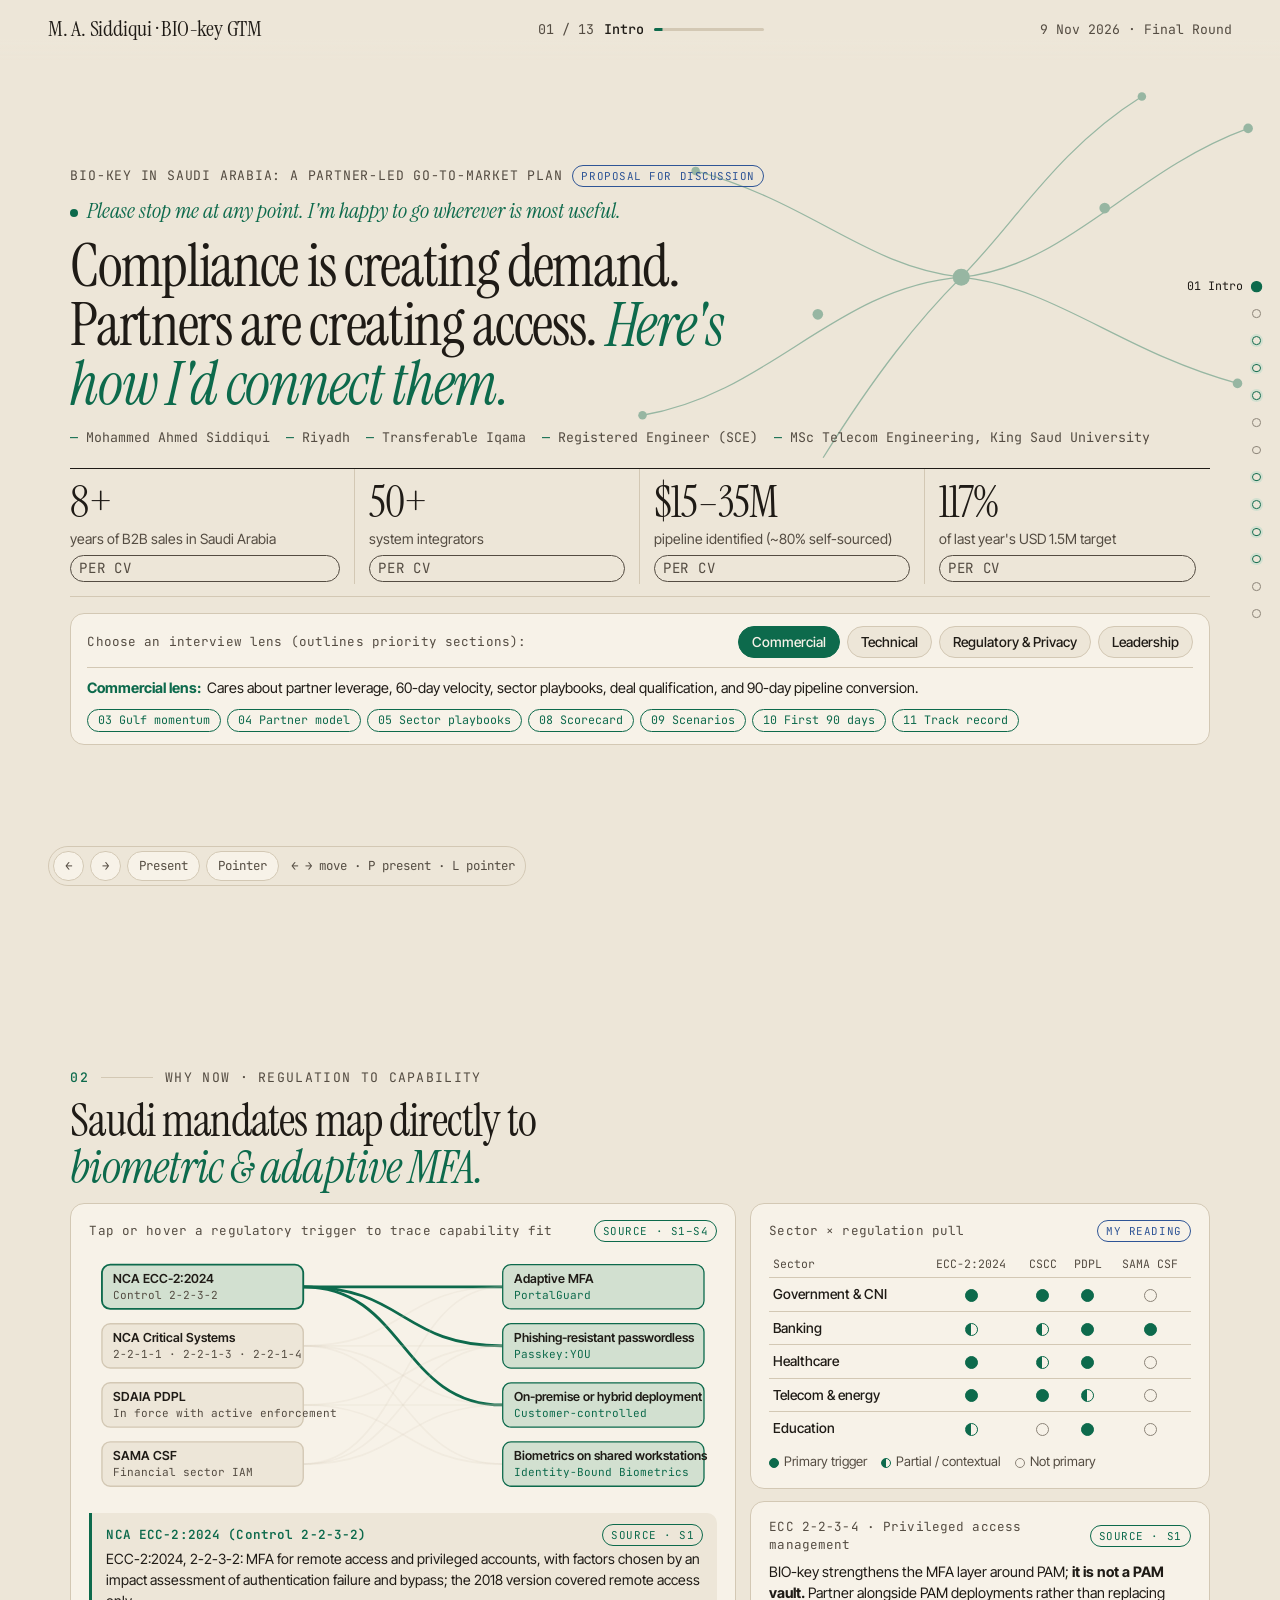
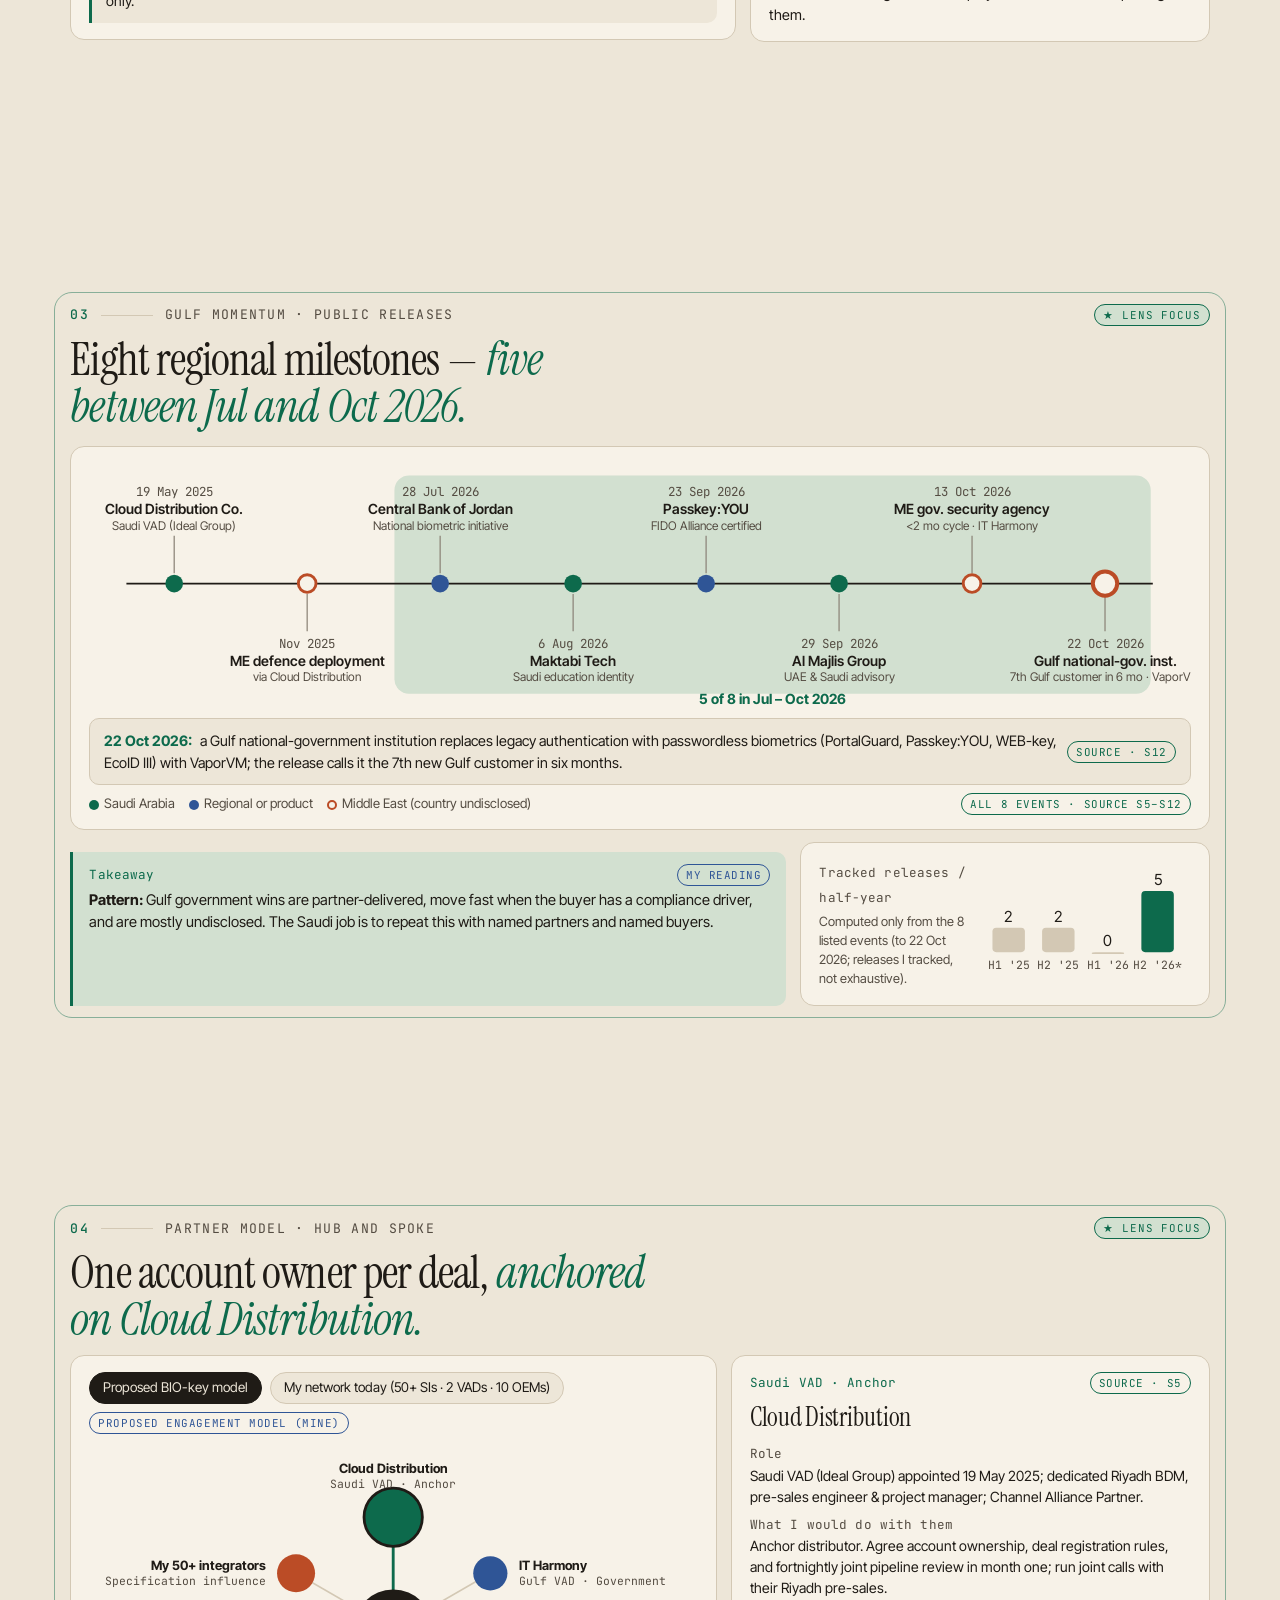
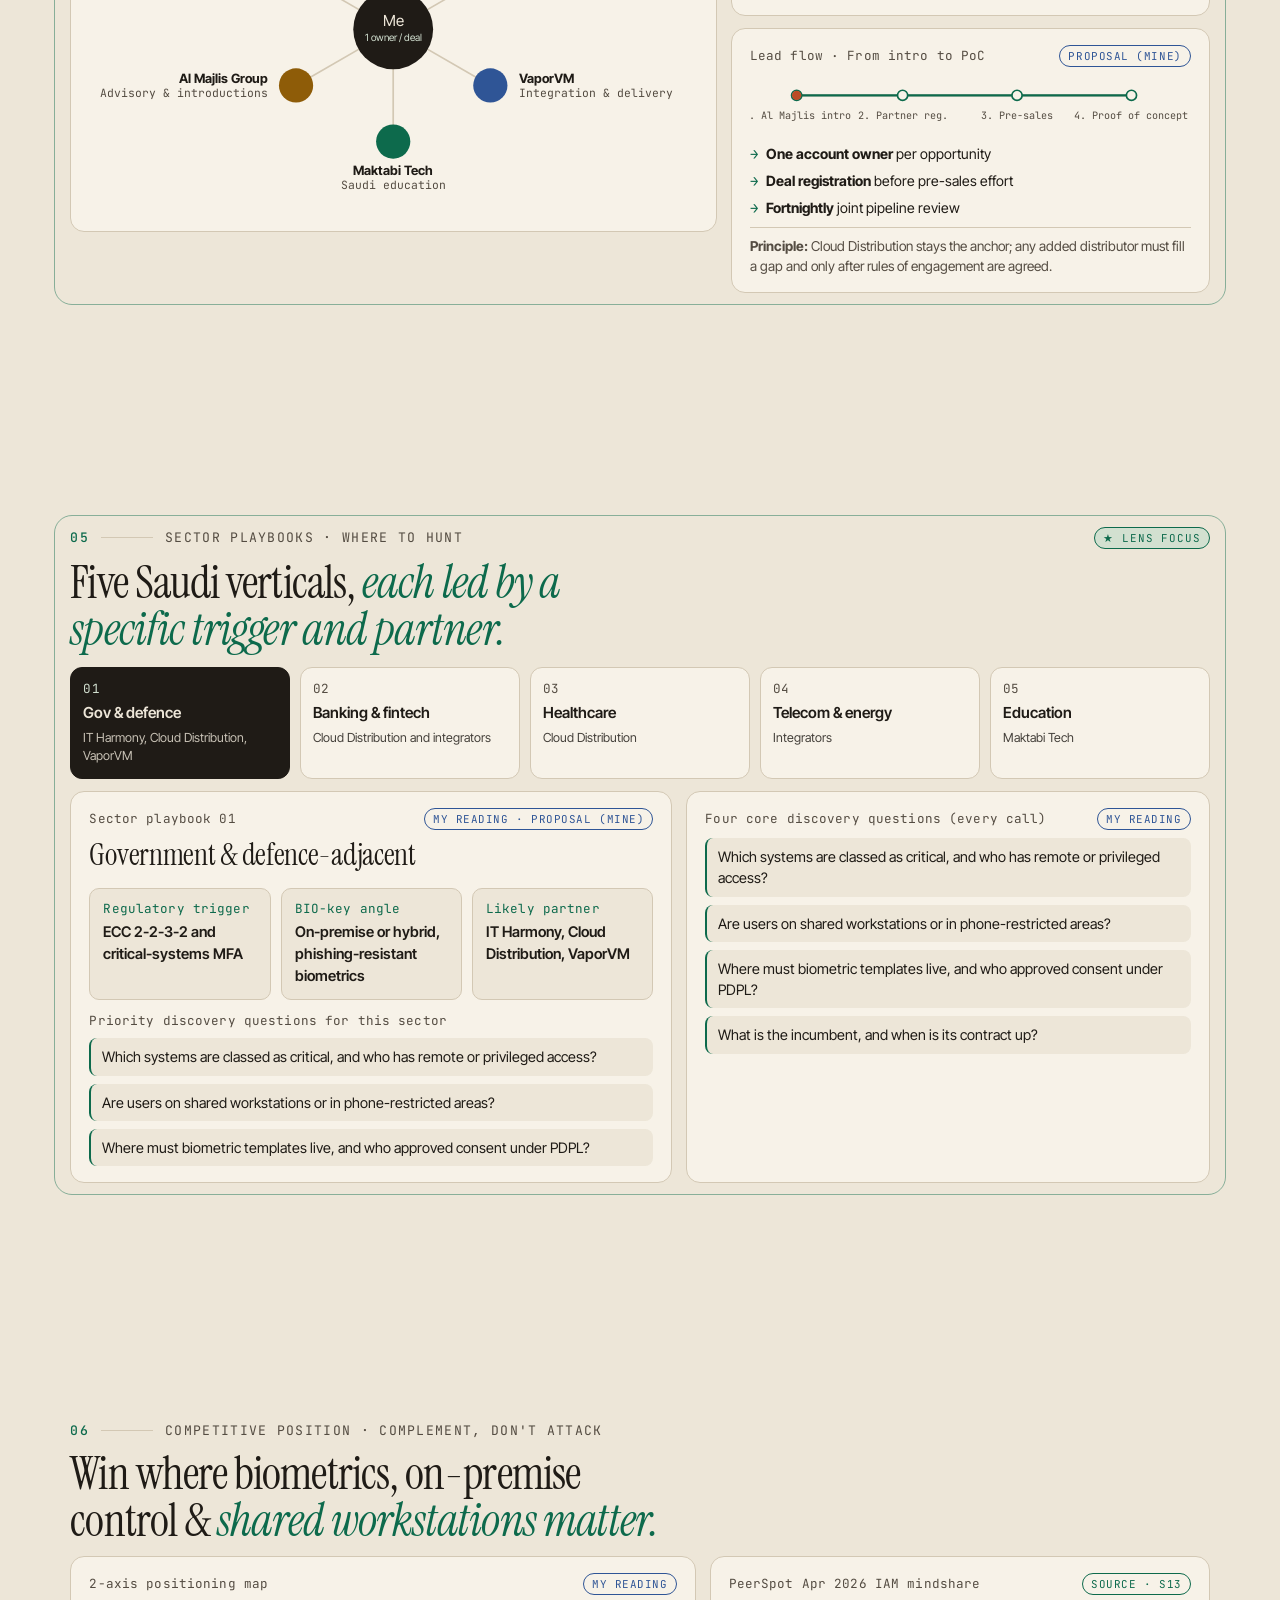
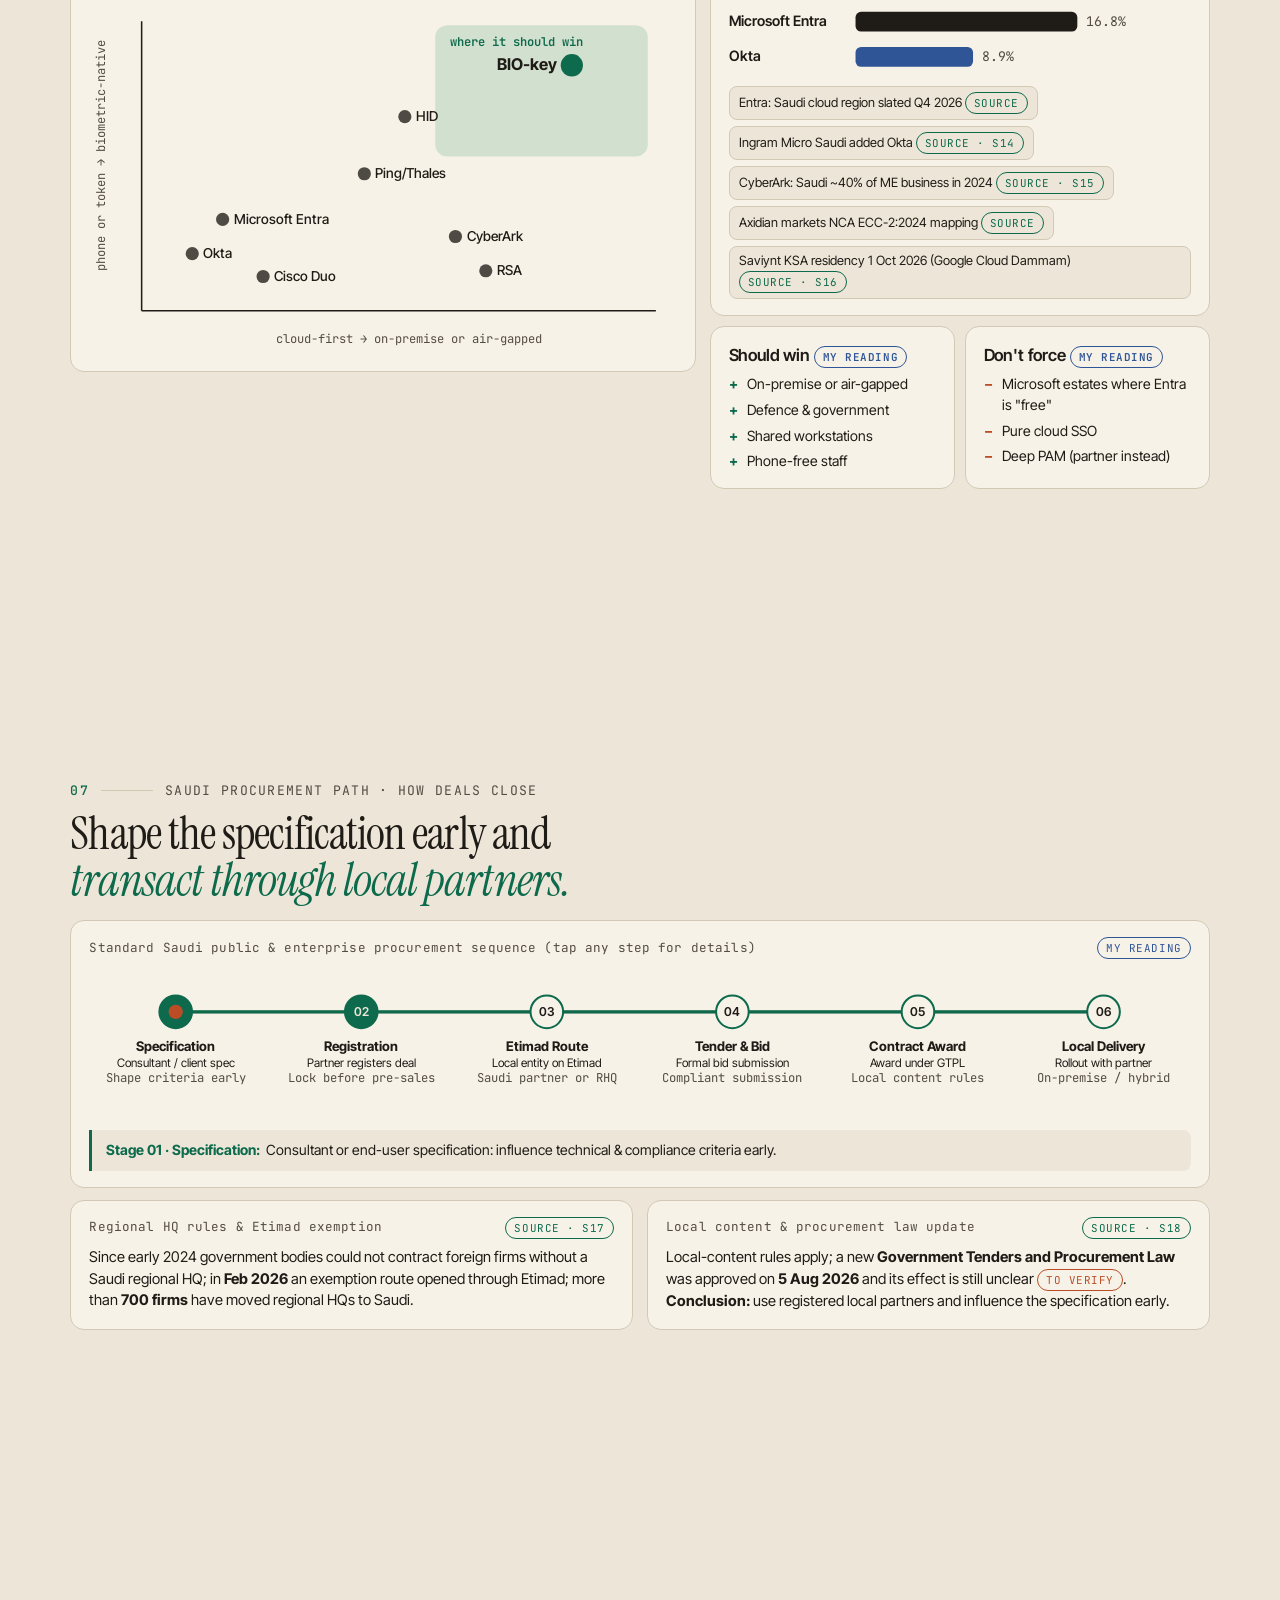
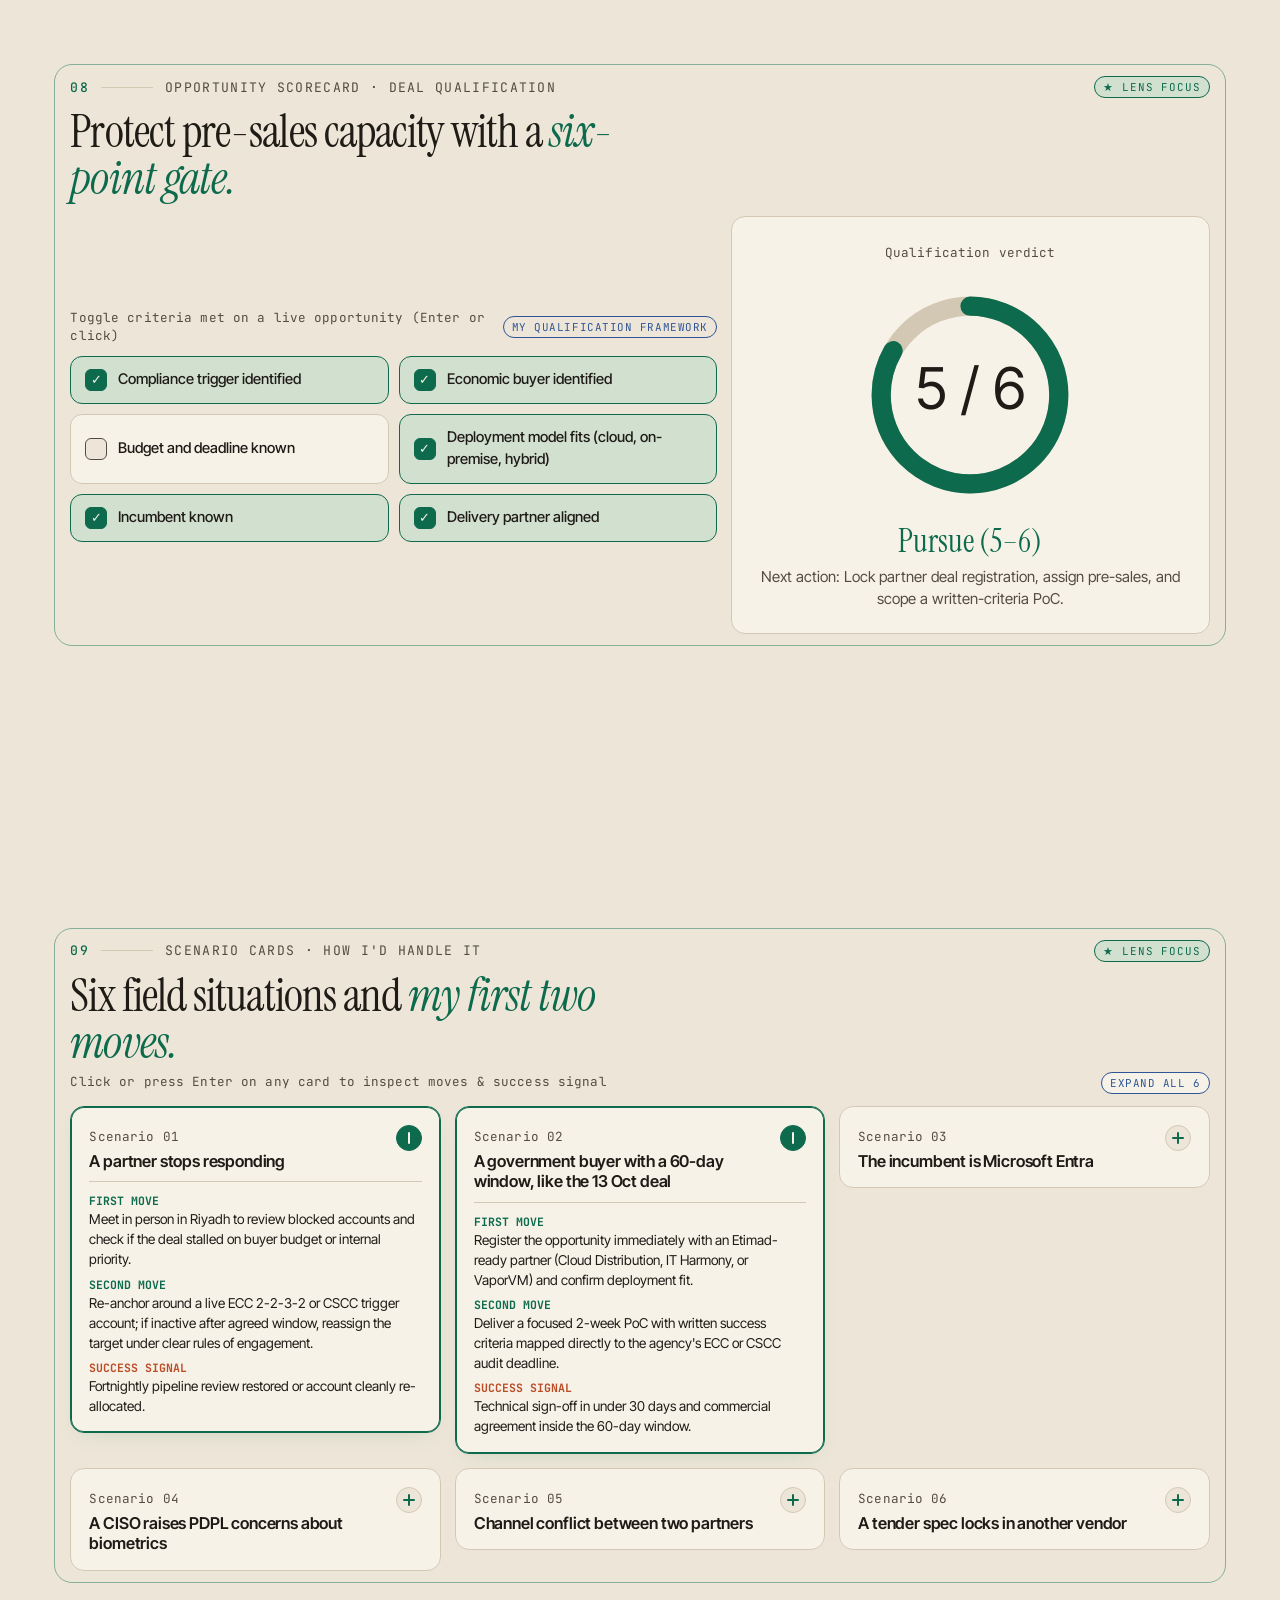
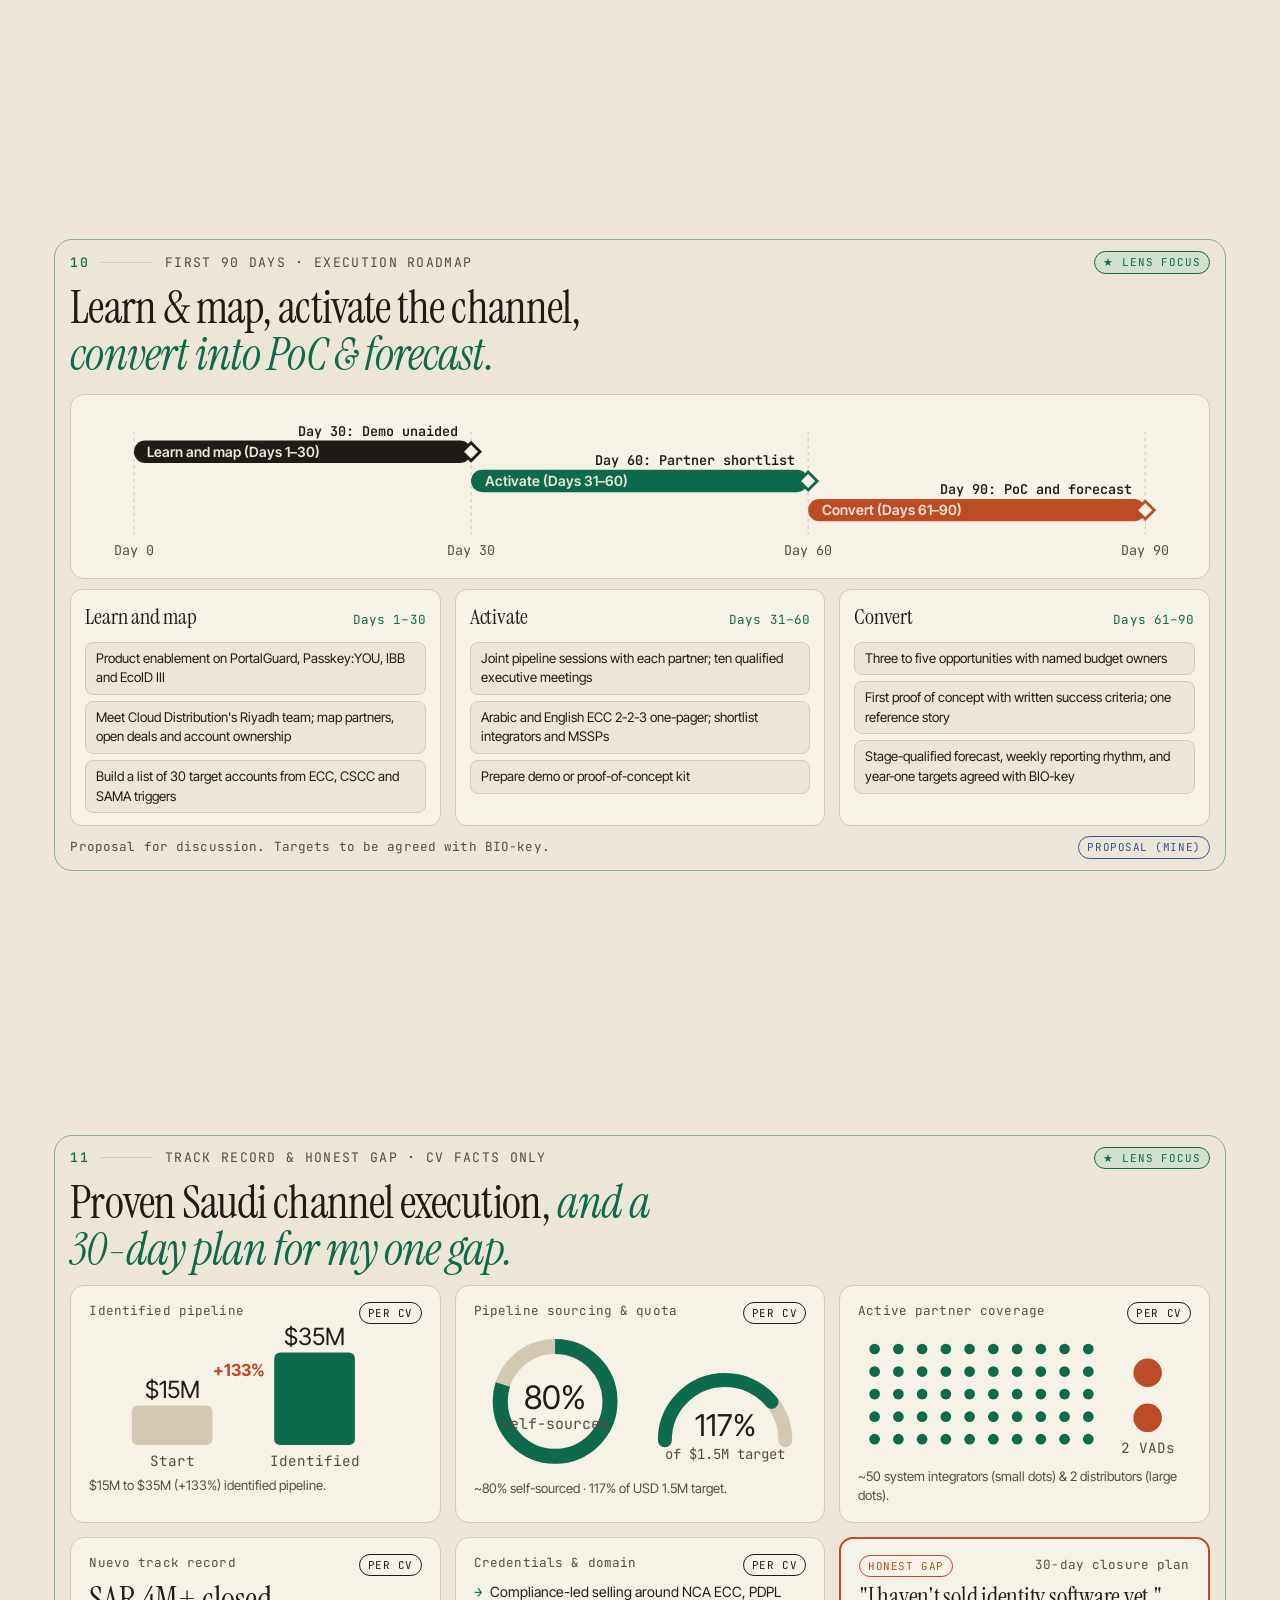
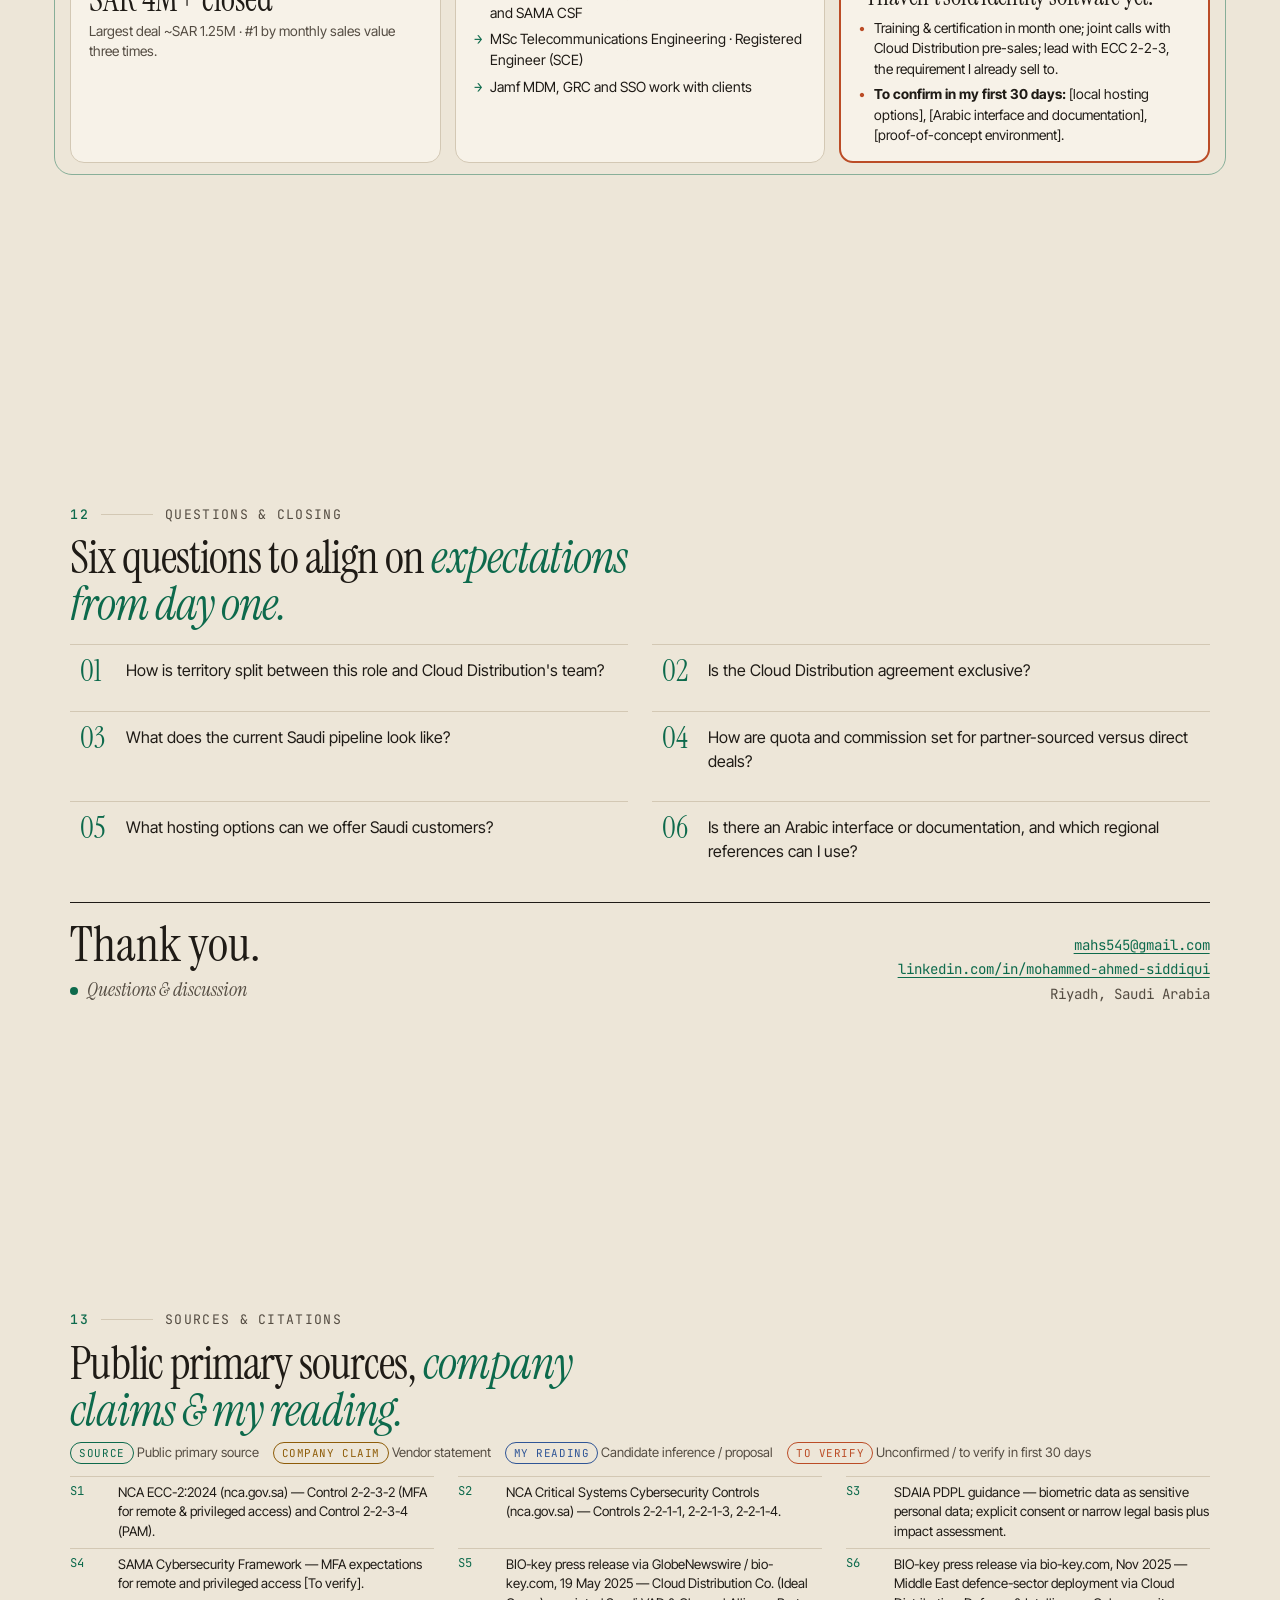
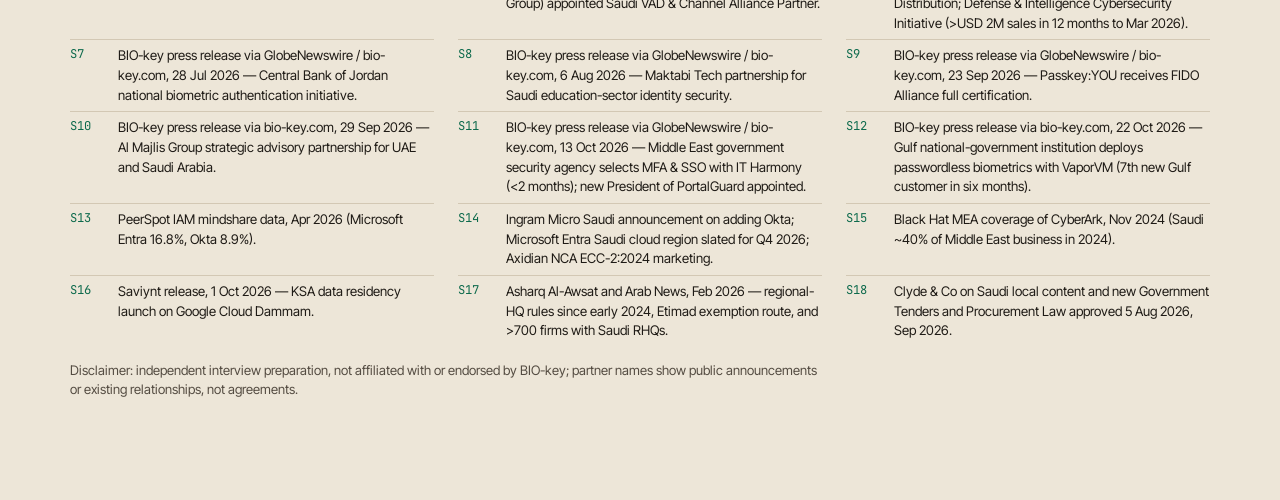
<file: bio-key-03/index.html>
<!doctype html>
<html lang="en">
<head>
<meta charset="utf-8">
<meta name="viewport" content="width=device-width,initial-scale=1">
<meta name="robots" content="noindex, nofollow">
<title>BIO-key in Saudi Arabia: A Partner-Led Go-to-Market Plan · Mohammed Ahmed Siddiqui</title>
<link rel="preconnect" href="https://fonts.googleapis.com">
<link rel="preconnect" href="https://fonts.gstatic.com" crossorigin>
<link href="https://fonts.googleapis.com/css2?family=Instrument+Serif:ital@0;1&family=Inter+Tight:wght@400;500;600;700&family=JetBrains+Mono:wght@400;500&display=swap" rel="stylesheet">
<style>
:root{
 --paper:#EDE6D8;--card:#F7F2E8;--ink:#1F1B16;--mut:#544C42;--faint:#8C8478;--rule:#D3C8B4;
 --acc:#0D6A4C;--acc-soft:#D2E0D0;--hot:#BB4C26;--hot-soft:#F1DACB;--blue:#2F5596;--amber:#8E5C08;--bar:#4A443B;
 --serif:"Instrument Serif",Georgia,"Times New Roman",serif;
 --sans:"Inter Tight",-apple-system,BlinkMacSystemFont,"Segoe UI",Roboto,Arial,sans-serif;
 --mono:"JetBrains Mono",ui-monospace,Menlo,Consolas,monospace;
 --ease:cubic-bezier(.16,1,.3,1);
}
*{box-sizing:border-box;margin:0;padding:0}
html{background:var(--paper);scroll-behavior:smooth;scroll-snap-type:y proximity}
body{font-family:var(--sans);font-size:17px;line-height:1.48;color:var(--ink);background:var(--paper);-webkit-font-smoothing:antialiased;overflow-x:hidden}
a{color:var(--acc);text-underline-offset:3px}
button{font:inherit;color:inherit}
:focus-visible{outline:2px solid var(--hot);outline-offset:3px;border-radius:6px}
::selection{background:var(--acc-soft)}

/* chrome */
.topbar{position:fixed;top:0;left:0;right:0;z-index:30;display:flex;align-items:center;justify-content:space-between;padding:14px clamp(18px,4vw,48px);background:linear-gradient(var(--paper) 65%,rgba(237,230,216,0));pointer-events:none}
.topbar>*{pointer-events:auto}
.brand{font-family:var(--serif);font-size:1.35rem;letter-spacing:-.01em}
.where{font-family:var(--mono);font-size:.84rem;color:var(--mut);display:flex;gap:10px;align-items:center}
.where b{color:var(--ink);font-weight:500}
.where .pbar{display:inline-block;width:110px;height:3px;background:var(--rule);position:relative;overflow:hidden;border-radius:2px}
.where .pbar i{position:absolute;left:0;top:0;bottom:0;width:100%;background:var(--acc);transform-origin:left;transform:scaleX(0);transition:transform .7s var(--ease)}
.for{font-family:var(--mono);font-size:.82rem;color:var(--mut)}
@media(max-width:760px){.for,.where .pbar{display:none}}

.rail{position:fixed;right:clamp(10px,1.5vw,20px);top:50%;transform:translateY(-50%);z-index:30;display:flex;flex-direction:column;gap:5px}
.rail button{display:flex;align-items:center;justify-content:flex-end;gap:9px;background:none;border:0;cursor:pointer;padding:2.5px 0}
.rail span{font-family:var(--mono);font-size:.73rem;color:var(--mut);opacity:0;transform:translateX(6px);transition:opacity .35s var(--ease),transform .35s var(--ease);white-space:nowrap}
.rail i{width:8.5px;height:8.5px;border-radius:50%;border:1.5px solid var(--faint);transition:all .35s var(--ease)}
.rail button:hover span,.rail button[aria-current=true] span{opacity:1;transform:none}
.rail button[aria-current=true] i{background:var(--acc);border-color:var(--acc);transform:scale(1.25)}
.rail button[aria-current=true] span{color:var(--ink)}
.rail button.lens-match i{border-color:var(--acc);box-shadow:0 0 0 2px var(--acc-soft)}
@media(max-width:900px){.rail{display:none}}

.ctrl{position:fixed;left:clamp(18px,4vw,48px);bottom:14px;z-index:30;display:flex;gap:6px;align-items:center;font-family:var(--mono);font-size:.78rem;color:var(--mut);background:rgba(237,230,216,.92);backdrop-filter:blur(4px);padding:4px 10px 4px 4px;border-radius:99px;border:1px solid var(--rule)}
.ctrl button{background:var(--card);border:1px solid var(--rule);border-radius:99px;padding:5px 11px;cursor:pointer;transition:transform .3s var(--ease),border-color .2s,background-color .2s,color .2s}
.ctrl button:hover{border-color:var(--ink);transform:translateY(-2px)}
.ctrl button[aria-pressed=true]{background:var(--hot);color:var(--card);border-color:var(--hot)}
.ctrl .pdots{display:none;gap:5px;align-items:center;margin:0 6px}
.ctrl .pdots button{width:8px;height:8px;padding:0;border-radius:50%;background:var(--rule);border:0}
.ctrl .pdots button[aria-current=true]{background:var(--acc);transform:scale(1.3)}
.ctrl .k{margin-left:6px}
@media(max-width:760px){.ctrl .k,.ctrl .opt-l{display:none}}

/* Present mode */
body.present{overflow:hidden}
body.present html{scroll-snap-type:none}
body.present main>section{display:none;height:100vh!important;min-height:100vh!important;overflow:hidden!important;padding:72px clamp(24px,5vw,92px) 64px!important}
body.present main>section.p-active{display:flex}
body.present .ctrl .pdots{display:inline-flex}

#laser{position:fixed;left:0;top:0;width:22px;height:22px;margin:-11px 0 0 -11px;border-radius:50%;background:rgba(187,76,38,.92);box-shadow:0 0 0 6px rgba(187,76,38,.2),0 0 24px rgba(187,76,38,.55);pointer-events:none;z-index:50;display:none;will-change:transform}
body.laser #laser{display:block}
body.laser{cursor:none}
.ripple{position:fixed;width:16px;height:16px;margin:-8px 0 0 -8px;border:2px solid var(--hot);border-radius:50%;pointer-events:none;z-index:49;animation:rip .7s var(--ease) forwards}
@keyframes rip{to{transform:scale(5);opacity:0}}

/* layout */
section{min-height:100vh;scroll-snap-align:start;display:flex;align-items:center;padding:86px clamp(18px,5.5vw,92px) 74px;position:relative;transition:box-shadow .4s var(--ease)}
.wrap{width:100%;max-width:1240px;margin:0 auto;transform-origin:center top;position:relative}
@media(min-width:900px) and (min-height:600px){
 html{scroll-snap-type:y mandatory}
 section{height:100vh;min-height:0;overflow:hidden;padding:68px clamp(42px,5.5vw,100px) 58px}
}
section.lens-hit .sh::after{content:"★ LENS FOCUS";font-family:var(--mono);font-size:.68rem;letter-spacing:.08em;color:var(--acc);background:var(--acc-soft);border:1px solid var(--acc);padding:2px 8px;border-radius:99px;margin-left:auto}
section.lens-hit .wrap::before{content:"";position:absolute;inset:-12px -16px;border:1.5px solid var(--acc);border-radius:18px;pointer-events:none;opacity:.45}

.sh{display:flex;align-items:center;gap:12px;font-family:var(--mono);font-size:.82rem;color:var(--mut);margin-bottom:10px;text-transform:uppercase;letter-spacing:.1em;flex-wrap:wrap}
.sh .no{color:var(--acc);font-weight:500}
.sh .ln{flex:0 0 52px;height:1px;background:var(--rule);transform-origin:left}
h1{font-family:var(--serif);font-weight:400;font-size:clamp(2.4rem,4.7vw,4.5rem);line-height:.98;letter-spacing:-.022em;max-width:24ch}
h2{font-family:var(--serif);font-weight:400;font-size:clamp(2rem,3.6vw,3.2rem);line-height:1.02;letter-spacing:-.02em;max-width:28ch}
h2 em,h1 em{font-style:italic;color:var(--acc)}
h3{font-size:1.04rem;font-weight:600;letter-spacing:-.01em}
.lede{font-size:clamp(.96rem,1.2vw,1.08rem);color:var(--mut);max-width:64ch;margin-top:6px}
.card{background:var(--card);border:1px solid var(--rule);border-radius:14px;padding:16px 18px}
.mono{font-family:var(--mono);font-size:.79rem;color:var(--mut);letter-spacing:.01em}
.tag{display:inline-block;font-family:var(--mono);font-size:.68rem;letter-spacing:.05em;text-transform:uppercase;padding:2px 8px;border-radius:99px;border:1px solid currentColor;white-space:nowrap;vertical-align:middle}
.t-source{color:var(--acc)}.t-claim{color:var(--amber)}.t-inference{color:var(--blue)}.t-verify{color:var(--hot)}.t-cv{color:var(--ink)}
.grid{display:grid;gap:14px}
.mt{margin-top:16px}
svg{display:block;width:100%;height:auto;overflow:visible}
svg text{font-family:var(--sans);fill:var(--ink)}
svg .m{font-family:var(--mono);fill:var(--mut);font-size:12px}
.svg-scroll{width:100%;overflow-x:auto;-webkit-overflow-scrolling:touch}
@media(max-width:760px){
 .svg-scroll svg{min-width:680px}
 .svg-scroll.wide svg{min-width:820px}
}

/* motion */
.r{opacity:0;transform:translateY(20px);transition:opacity .8s var(--ease),transform 1s var(--ease);transition-delay:calc(var(--d,0) * 70ms)}
.in .r{opacity:1;transform:none}
.in .sh .ln{animation:ln 1s var(--ease) both}
@keyframes ln{from{transform:scaleX(0)}}
.gx{transform:scaleX(0);transform-box:fill-box;transform-origin:left center;transition:transform 1.1s var(--ease);transition-delay:calc(var(--d,0) * 70ms + 220ms)}
.gy{transform:scaleY(0);transform-box:fill-box;transform-origin:center bottom;transition:transform 1.2s var(--ease);transition-delay:calc(var(--d,0) * 110ms + 220ms)}
.in .gx,.in .gy{transform:none}
.pop{opacity:0;transform:scale(.3);transform-box:fill-box;transform-origin:center;transition:opacity .5s ease,transform .8s var(--ease);transition-delay:calc(var(--d,0) * 55ms + 180ms)}
.in .pop{opacity:1;transform:none}
.drw{stroke-dasharray:100;stroke-dashoffset:100;transition:stroke-dashoffset 1.5s var(--ease);transition-delay:calc(var(--d,0) * 55ms + 140ms)}
.in .drw{stroke-dashoffset:var(--to,0)}
.swap{animation:sw .45s var(--ease)}
@keyframes sw{from{opacity:0;transform:translateY(6px)}}
.lift{transition:transform .4s var(--ease),box-shadow .4s var(--ease),border-color .25s}
.lift:hover{transform:translateY(-3px);box-shadow:0 16px 32px -24px rgba(31,27,22,.38)}

/* Single pulsing dot class + travelling dots */
.pulse-dot{display:inline-block;width:8px;height:8px;border-radius:50%;background:var(--acc);margin-right:9px;vertical-align:middle;animation:pulse 2.4s ease-in-out infinite}
@keyframes pulse{50%{opacity:.22}}
.travel-dot{offset-rotate:0deg;animation:travel 5.5s var(--ease) infinite}
@keyframes travel{0%{offset-distance:0%;opacity:0}10%{opacity:1}88%{opacity:1}100%{offset-distance:100%;opacity:0}}

@media(prefers-reduced-motion:reduce){
 html{scroll-behavior:auto}
 .r,.gx,.gy,.pop,.drw,.lift{transition:none!important}
 .r,.pop{opacity:1!important;transform:none!important}
 .gx,.gy{transform:none!important}
 .drw{stroke-dashoffset:var(--to,0)!important}
 .pulse-dot,.travel-dot,.swap{animation:none!important}
 .scen-drawer{transition:none!important}
 .scen-body{transition:none!important}
 .scen-toggle{transition:none!important}
}

/* 01 HERO */
.hero{position:relative}
.hero-bg{position:absolute;right:0;top:6%;width:min(58vw,680px);height:auto;pointer-events:none;opacity:.38;z-index:0}
.hero .wrap{z-index:1}
.hero .kick{font-family:var(--mono);font-size:.82rem;color:var(--mut);letter-spacing:.06em;text-transform:uppercase;display:flex;flex-wrap:wrap;gap:10px;align-items:center}
.hero .open-line{font-family:var(--serif);font-style:italic;font-size:clamp(1.18rem,1.7vw,1.45rem);color:var(--acc);margin-top:8px}
.hero h1{margin-top:10px}
.hero .facts{display:flex;flex-wrap:wrap;gap:6px 16px;margin-top:14px;font-family:var(--mono);font-size:.83rem;color:var(--mut)}
.hero .facts span::before{content:"— ";color:var(--acc)}
.stats{display:grid;grid-template-columns:repeat(4,1fr);border-top:1.5px solid var(--ink);border-bottom:1px solid var(--rule);margin-top:20px;padding-bottom:12px}
.stat{padding:12px 14px 2px 0;border-right:1px solid var(--rule)}
.stat:last-child{border-right:0}
.stat+.stat{padding-left:14px}
.stat b{display:block;font-family:var(--serif);font-weight:400;font-size:clamp(2rem,3.4vw,3.1rem);line-height:1;letter-spacing:-.02em;white-space:nowrap}
.stat span{display:block;font-size:.88rem;color:var(--mut);margin-top:5px}
@media(max-width:760px){.stats{grid-template-columns:1fr 1fr}.stat:nth-child(2){border-right:0}.stat:nth-child(3){padding-left:0;border-top:1px solid var(--rule);padding-top:10px}.stat:nth-child(4){border-top:1px solid var(--rule);padding-top:10px}}

.lens-box{margin-top:16px;background:var(--card);border:1px solid var(--rule);border-radius:14px;padding:12px 16px}
.lens-top{display:flex;flex-wrap:wrap;align-items:center;justify-content:space-between;gap:10px}
.lens-btns{display:flex;flex-wrap:wrap;gap:7px}
.lens-btns button{background:var(--paper);border:1px solid var(--rule);border-radius:99px;padding:5px 13px;font-size:.86rem;font-weight:500;cursor:pointer;transition:all .25s var(--ease)}
.lens-btns button:hover{border-color:var(--acc);color:var(--acc)}
.lens-btns button[aria-pressed=true]{background:var(--acc);color:var(--card);border-color:var(--acc)}
.lens-strip{margin-top:9px;padding-top:9px;border-top:1px solid var(--rule);display:flex;flex-wrap:wrap;align-items:center;justify-content:space-between;gap:10px;font-size:.9rem}
.lens-jumps{display:flex;flex-wrap:wrap;gap:6px}
.lens-jumps button{background:none;border:1px solid var(--acc);color:var(--acc);border-radius:99px;padding:2px 10px;font-family:var(--mono);font-size:.73rem;cursor:pointer;transition:background .2s,color .2s}
.lens-jumps button:hover{background:var(--acc);color:var(--card)}

/* 02 WHY NOW */
.why-layout{grid-template-columns:1.45fr 1fr;align-items:start;margin-top:12px}
@media(max-width:960px){.why-layout{grid-template-columns:1fr}}
.req-node{cursor:pointer}
.req-node rect{transition:fill .25s,stroke .25s,stroke-width .25s}
.req-node:hover rect,.req-node.active rect{fill:var(--acc-soft);stroke:var(--acc);stroke-width:2}
.flow-curve{fill:none;stroke:var(--rule);stroke-width:1.8;transition:stroke .3s,stroke-width .3s,opacity .3s}
.flow-curve.hi{stroke:var(--acc);stroke-width:3;opacity:1}
.flow-curve.dim{opacity:.18}
.req-bar{margin-top:10px;padding:11px 14px;background:var(--paper);border-left:3px solid var(--acc);border-radius:0 10px 10px 0;min-height:64px;display:flex;flex-direction:column;justify-content:center;gap:4px}
.heat table{width:100%;border-collapse:collapse;font-size:.86rem;margin-top:8px}
.heat th{font-family:var(--mono);font-weight:400;font-size:.72rem;color:var(--mut);text-align:center;padding:5px 4px}
.heat th:first-child{text-align:left}
.heat td{padding:6px 4px;border-top:1px solid var(--rule);text-align:center}
.heat td:first-child{text-align:left;font-weight:500}
.dot{display:inline-block;width:13px;height:13px;border-radius:50%;border:1.5px solid var(--acc);vertical-align:middle}
.dot.f{background:var(--acc)}.dot.h{background:linear-gradient(90deg,var(--acc) 50%,transparent 50%)}.dot.o{border-color:var(--faint)}
.note-strip{display:flex;flex-wrap:wrap;gap:8px 14px;align-items:center;font-size:.84rem;color:var(--mut);margin-top:8px}

/* 03 GULF MOMENTUM */
.mom-top{grid-template-columns:1.75fr 1fr;align-items:stretch;margin-top:12px}
@media(max-width:960px){.mom-top{grid-template-columns:1fr}}
.ev{cursor:pointer}
.ev circle{transition:transform .3s var(--ease);transform-box:fill-box;transform-origin:center}
.ev:hover circle,.ev.active circle{transform:scale(1.38)}
.ev-detail{margin-top:10px;padding:11px 14px;background:var(--paper);border:1px solid var(--rule);border-radius:10px;display:flex;flex-wrap:wrap;justify-content:space-between;align-items:center;gap:8px;font-size:.9rem}
.callout{padding:12px 16px;border-left:3px solid var(--acc);background:var(--acc-soft);border-radius:0 10px 10px 0;font-size:.92rem;margin-top:10px}
.legend{display:flex;flex-wrap:wrap;gap:14px;font-size:.82rem;color:var(--mut);margin-top:8px;align-items:center}
.legend i{display:inline-block;width:10px;height:10px;border-radius:50%;margin-right:5px;vertical-align:middle}

/* 04 PARTNER MODEL */
.part-grid{grid-template-columns:1.35fr 1fr;align-items:start;margin-top:12px}
@media(max-width:960px){.part-grid{grid-template-columns:1fr}}
.spoke-node{cursor:pointer}
.spoke-node circle{transition:transform .35s var(--ease),stroke-width .25s;transform-box:fill-box;transform-origin:center}
.spoke-node:hover circle,.spoke-node.active circle{transform:scale(1.18);stroke:var(--ink);stroke-width:2.5}
.toggle-row{display:flex;gap:8px;margin-bottom:10px;flex-wrap:wrap;align-items:center}
.toggle-row button{background:var(--paper);border:1px solid var(--rule);border-radius:99px;padding:5px 13px;font-size:.84rem;cursor:pointer;transition:all .25s}
.toggle-row button[aria-pressed=true]{background:var(--ink);color:var(--paper);border-color:var(--ink)}
.rules-list{list-style:none;display:flex;flex-direction:column;gap:6px;margin-top:8px;font-size:.88rem}
.rules-list li{padding-left:16px;position:relative}
.rules-list li::before{content:"→";position:absolute;left:0;color:var(--acc);font-family:var(--mono)}

/* 05 SECTOR PLAYBOOKS */
.sec-tabs{display:grid;grid-template-columns:repeat(5,1fr);gap:10px;margin-top:14px}
@media(max-width:860px){.sec-tabs{grid-template-columns:repeat(2,1fr)}}
.sec-tab{background:var(--card);border:1px solid var(--rule);border-radius:12px;padding:12px;text-align:left;cursor:pointer;transition:all .3s var(--ease);display:flex;flex-direction:column;gap:4px}
.sec-tab:hover{border-color:var(--acc);transform:translateY(-2px)}
.sec-tab[aria-pressed=true]{background:var(--ink);color:var(--paper);border-color:var(--ink)}
.sec-tab[aria-pressed=true] .mono{color:var(--acc-soft)}
.play-Stage{grid-template-columns:1.15fr 1fr;margin-top:12px;align-items:stretch}
@media(max-width:900px){.play-Stage{grid-template-columns:1fr}}
.kv-grid{display:grid;grid-template-columns:repeat(3,1fr);gap:10px;margin-top:10px}
@media(max-width:680px){.kv-grid{grid-template-columns:1fr}}
.kv-box{background:var(--paper);border:1px solid var(--rule);border-radius:10px;padding:11px 13px}
.kv-box .mono{display:block;margin-bottom:4px;color:var(--acc)}
.dq-list{list-style:none;display:flex;flex-direction:column;gap:8px;margin-top:8px}
.dq-list li{padding:8px 11px;background:var(--paper);border-radius:8px;border-left:2.5px solid var(--acc);font-size:.9rem}

/* 06 COMPETITIVE POSITION */
.cmp-layout{grid-template-columns:1.25fr 1fr;margin-top:12px;align-items:start}
@media(max-width:960px){.cmp-layout{grid-template-columns:1fr}}
.cp circle{transition:transform .35s var(--ease);transform-box:fill-box;transform-origin:center}
.cp:hover circle{transform:scale(1.45)}
.wl{list-style:none;display:flex;flex-direction:column;gap:5px;margin-top:6px;font-size:.88rem}
.wl li{padding-left:18px;position:relative}
.wl li::before{content:"+";position:absolute;left:0;color:var(--acc);font-weight:700}
.wl.neg li::before{content:"−";color:var(--hot)}
.fact-chips{display:flex;flex-wrap:wrap;gap:6px;margin-top:8px}
.fact-chip{background:var(--paper);border:1px solid var(--rule);border-radius:8px;padding:5px 9px;font-size:.8rem}

/* 07 SAUDI PROCUREMENT PATH */
.proc-cards{grid-template-columns:1fr 1fr;margin-top:12px}
@media(max-width:860px){.proc-cards{grid-template-columns:1fr}}
.proc-step-node{cursor:pointer}
.proc-step-node circle{transition:transform .3s var(--ease);transform-box:fill-box;transform-origin:center}
.proc-step-node:hover circle{transform:scale(1.2)}
.proc-detail-box{margin-top:10px;padding:10px 14px;background:var(--paper);border-left:3px solid var(--acc);border-radius:0 8px 8px 0;font-size:.88rem}

/* 08 OPPORTUNITY SCORECARD */
.score-grid{grid-template-columns:1.35fr 1fr;margin-top:14px;align-items:center}
@media(max-width:900px){.score-grid{grid-template-columns:1fr}}
.toggles{display:grid;grid-template-columns:1fr 1fr;gap:10px}
@media(max-width:640px){.toggles{grid-template-columns:1fr}}
.sc-btn{display:flex;align-items:center;gap:11px;background:var(--card);border:1.5px solid var(--rule);border-radius:12px;padding:12px 14px;text-align:left;cursor:pointer;transition:all .25s var(--ease)}
.sc-btn:hover{border-color:var(--ink)}
.sc-btn[aria-pressed=true]{border-color:var(--acc);background:var(--acc-soft)}
.sc-box{width:22px;height:22px;border-radius:6px;border:1.5px solid var(--mut);display:inline-flex;align-items:center;justify-content:center;flex-shrink:0;font-family:var(--mono);font-size:.82rem;background:var(--paper)}
.sc-btn[aria-pressed=true] .sc-box{background:var(--acc);border-color:var(--acc);color:var(--card)}

/* 09 SCENARIO CARDS - FLUID ACCORDION */
.scen-grid{grid-template-columns:repeat(3,1fr);margin-top:12px;align-items:start}
@media(max-width:960px){.scen-grid{grid-template-columns:1fr 1fr}}
@media(max-width:620px){.scen-grid{grid-template-columns:1fr}}

.scen-card{
 cursor:pointer;
 display:flex;
 flex-direction:column;
 transition:border-color .3s var(--ease),box-shadow .3s var(--ease),transform .3s var(--ease);
 position:relative;
 user-select:none;
}
.scen-card:hover{
 border-color:var(--acc);
 transform:translateY(-2px);
 box-shadow:0 12px 28px -18px rgba(31,27,22,.28);
}
.scen-card[aria-expanded=true]{
 border-color:var(--acc);
 box-shadow:0 8px 24px -12px rgba(13,106,76,.2), inset 0 0 0 1px var(--acc);
}
.scen-head{display:flex;justify-content:space-between;align-items:flex-start;gap:10px}
.scen-head h3{font-size:1.02rem;line-height:1.25}

/* Smooth toggle badge (+ to -) */
.scen-toggle{
 width:26px;
 height:26px;
 border-radius:50%;
 background:var(--paper);
 border:1px solid var(--rule);
 color:var(--acc);
 display:inline-flex;
 align-items:center;
 justify-content:center;
 flex-shrink:0;
 margin-top:2px;
 transition:transform .35s var(--ease),background .25s,border-color .25s,color .25s;
}
.scen-card:hover .scen-toggle{border-color:var(--acc)}
.scen-card[aria-expanded=true] .scen-toggle{
 background:var(--acc);
 color:var(--card);
 border-color:var(--acc);
 transform:rotate(90deg);
}
.scen-icon{
 position:relative;
 width:12px;
 height:12px;
 display:flex;
 align-items:center;
 justify-content:center;
}
.scen-icon::before,.scen-icon::after{
 content:"";
 position:absolute;
 background:currentColor;
 border-radius:1px;
 transition:transform .35s var(--ease),opacity .25s;
}
.scen-icon::before{width:12px;height:2px}
.scen-icon::after{width:2px;height:12px}
.scen-card[aria-expanded=true] .scen-icon::after{
 transform:scaleY(0);
 opacity:0;
}

/* Fluid CSS Grid animation: 0fr -> 1fr */
.scen-drawer{
 display:grid;
 grid-template-rows:0fr;
 transition:grid-template-rows .38s cubic-bezier(.16,1,.3,1);
}
.scen-card[aria-expanded=true] .scen-drawer{
 grid-template-rows:1fr;
}
.scen-body{
 overflow:hidden;
 display:flex;
 flex-direction:column;
 gap:6px;
 font-size:.85rem;
 opacity:0;
 transform:translateY(-6px);
 transition:opacity .28s var(--ease),transform .35s var(--ease);
}
.scen-card[aria-expanded=true] .scen-body{
 opacity:1;
 transform:translateY(0);
}
.scen-inner{
 margin-top:10px;
 padding-top:10px;
 border-top:1px solid var(--rule);
 display:flex;
 flex-direction:column;
 gap:6px;
}
.scen-step b{font-family:var(--mono);font-size:.72rem;text-transform:uppercase;color:var(--acc);display:block}
.scen-sig b{color:var(--hot)}

/* 10 FIRST 90 DAYS */
.phase-chips{grid-template-columns:repeat(3,1fr);margin-top:10px}
@media(max-width:860px){.phase-chips{grid-template-columns:1fr}}
.p-col{background:var(--card);border:1px solid var(--rule);border-radius:12px;padding:12px 14px}
.p-col h3{font-family:var(--serif);font-weight:400;font-size:1.35rem;display:flex;justify-content:space-between;align-items:baseline}
.chip-list{display:flex;flex-direction:column;gap:6px;margin-top:8px}
.t-chip{background:var(--paper);border:1px solid var(--rule);border-radius:8px;padding:6px 10px;font-size:.83rem}

/* 11 TRACK RECORD & HONEST GAP */
.rec-grid{grid-template-columns:repeat(3,1fr);margin-top:12px}
@media(max-width:960px){.rec-grid{grid-template-columns:1fr 1fr}}
@media(max-width:620px){.rec-grid{grid-template-columns:1fr}}
.gapc{border:2px solid var(--hot);background:var(--card)}
.gapc h3{font-family:var(--serif);font-weight:400;font-size:1.55rem;line-height:1.1}
.gapc ul{list-style:none;margin-top:8px;display:flex;flex-direction:column;gap:5px;font-size:.86rem}
.gapc li{padding-left:15px;position:relative}
.gapc li::before{content:"•";position:absolute;left:0;color:var(--hot);font-weight:700}

/* 12 QUESTIONS & CLOSING */
.qs{grid-template-columns:1fr 1fr;margin-top:16px;counter-reset:q;column-gap:24px}
@media(max-width:900px){.qs{grid-template-columns:1fr}}
.q{padding:14px 16px 14px 56px;position:relative;font-size:1rem;border-top:1px solid var(--rule)}
.q::before{counter-increment:q;content:counter(q,decimal-leading-zero);position:absolute;left:10px;top:11px;font-family:var(--serif);font-size:1.9rem;line-height:1;color:var(--acc)}
.close{margin-top:24px;display:flex;flex-wrap:wrap;justify-content:space-between;align-items:flex-end;gap:18px;border-top:1.5px solid var(--ink);padding-top:18px}
.close .thx{font-family:var(--serif);font-size:clamp(2.2rem,3.8vw,3.2rem);line-height:1}
.close .ct{font-family:var(--mono);font-size:.88rem;display:flex;flex-direction:column;gap:4px;text-align:right}
@media(max-width:640px){.close .ct{text-align:left}}

/* 13 SOURCES */
.srcs{grid-template-columns:repeat(auto-fit,minmax(320px,1fr));margin-top:12px;gap:0 24px}
.src{border-top:1px solid var(--rule);padding:6px 0;font-size:.83rem;display:grid;grid-template-columns:42px 1fr;gap:6px}
.src .id{font-family:var(--mono);color:var(--acc);font-size:.76rem}
.disc{margin-top:14px;font-size:.82rem;color:var(--mut);max-width:95ch}

/* print */
@media print{
 @page{size:A4 landscape;margin:10mm}
 .topbar,.rail,.ctrl,#laser{display:none!important}
 html,body{scroll-snap-type:none!important;overflow:visible!important;height:auto!important}
 main>section{display:block!important;height:auto!important;min-height:auto!important;overflow:visible!important;break-after:page;padding:8mm 0!important}
 .wrap{transform:none!important}
 .r,.pop{opacity:1!important;transform:none!important}
 .gx,.gy{transform:none!important}
 .drw{stroke-dashoffset:var(--to,0)!important}
 .scen-drawer{grid-template-rows:1fr!important;display:block!important}
 .scen-body{opacity:1!important;transform:none!important}
 .travel-dot,.pulse-dot{animation:none!important}
}
</style>
</head>
<body>
<header class="topbar">
 <div class="brand">M. A. Siddiqui · BIO-key GTM</div>
 <div class="where" aria-live="polite"><span id="wNo">01 / 13</span><b id="wName">Plan</b><span class="pbar"><i id="wBar"></i></span></div>
 <div class="for">9 Nov 2026 · Final Round</div>
</header>
<nav class="rail" id="rail" aria-label="Sections"></nav>

<div class="ctrl" id="ctrl">
 <button type="button" id="prev" aria-label="Previous section">←</button>
 <button type="button" id="next" aria-label="Next section">→</button>
 <div class="pdots" id="pdots" role="group" aria-label="Slide progress"></div>
 <button type="button" id="presentBtn" aria-pressed="false">Present</button>
 <button type="button" class="opt-l" id="laserBtn" aria-pressed="false">Pointer</button>
 <span class="k">← → move · P present · L pointer</span>
</div>
<div id="laser" aria-hidden="true"></div>

<main id="main">
<!-- 01 HERO -->
<section id="s-hero" data-name="Intro" class="hero">
 <svg class="hero-bg" viewBox="0 0 640 420" aria-hidden="true">
  <title>Signal motif of connected compliance and partner nodes</title>
  <g fill="none" stroke="var(--acc)" stroke-width="1.2">
   <path class="drw" pathLength="100" style="--d:1" d="M40,340 C160,320 220,220 340,210 C440,200 500,110 610,70"/>
   <path class="drw" pathLength="100" style="--d:3" d="M90,110 C200,140 250,200 340,210 C430,220 490,280 600,310"/>
   <path class="drw" pathLength="100" style="--d:5" d="M210,380 C260,300 300,250 340,210 C390,160 430,90 510,40"/>
  </g>
  <g fill="var(--acc)">
   <circle class="pop" style="--d:2" cx="40" cy="340" r="4"/>
   <circle class="pop" style="--d:4" cx="90" cy="110" r="4"/>
   <circle class="pop" style="--d:6" cx="205" cy="245" r="5"/>
   <circle class="pop" style="--d:8" cx="340" cy="210" r="8"/>
   <circle class="pop" style="--d:10" cx="475" cy="145" r="5"/>
   <circle class="pop" style="--d:12" cx="610" cy="70" r="4.5"/>
   <circle class="pop" style="--d:13" cx="600" cy="310" r="4.5"/>
   <circle class="pop" style="--d:14" cx="510" cy="40" r="4"/>
  </g>
 </svg>
 <div class="wrap">
  <div class="kick r">
   <span>BIO-key in Saudi Arabia: A Partner-Led Go-to-Market Plan</span>
   <span class="tag t-inference">Proposal for discussion</span>
  </div>
  <p class="open-line r" style="--d:1"><span class="pulse-dot" aria-hidden="true"></span>Please stop me at any point. I'm happy to go wherever is most useful.</p>
  <h1 class="r" style="--d:2">Compliance is creating demand. Partners are creating access. <em>Here's how I'd connect them.</em></h1>
  <div class="facts r" style="--d:3">
   <span>Mohammed Ahmed Siddiqui</span>
   <span>Riyadh</span>
   <span>Transferable Iqama</span>
   <span>Registered Engineer (SCE)</span>
   <span>MSc Telecom Engineering, King Saud University</span>
  </div>
  <div class="stats r" style="--d:4">
   <div class="stat"><b data-count="8" data-suffix="+">8+</b><span>years of B2B sales in Saudi Arabia <span class="tag t-cv">Per CV</span></span></div>
   <div class="stat"><b data-count="50" data-suffix="+">50+</b><span>system integrators <span class="tag t-cv">Per CV</span></span></div>
   <div class="stat"><b data-count="35" data-prefix="$15–" data-suffix="M">$15–35M</b><span>pipeline identified (~80% self-sourced) <span class="tag t-cv">Per CV</span></span></div>
   <div class="stat"><b data-count="117" data-suffix="%">117%</b><span>of last year's USD 1.5M target <span class="tag t-cv">Per CV</span></span></div>
  </div>
  <div class="lens-box r" style="--d:5" role="region" aria-label="Interviewer lens selector">
   <div class="lens-top">
    <span class="mono">Choose an interview lens (outlines priority sections):</span>
    <div class="lens-btns" id="lensBtns"></div>
   </div>
   <div class="lens-strip" id="lensStrip" aria-live="polite"></div>
  </div>
 </div>
</section>

<!-- 02 WHY NOW: REGULATION TO CAPABILITY -->
<section id="s-why" data-name="Why now">
 <div class="wrap">
  <div class="sh r"><span class="no">02</span><span class="ln"></span><span>Why now · Regulation to capability</span></div>
  <h2 class="r" style="--d:1">Saudi mandates map directly to <em>biometric &amp; adaptive MFA.</em></h2>
  <div class="grid why-layout">
   <div class="card r" style="--d:2">
    <div style="display:flex;justify-content:space-between;align-items:center;margin-bottom:6px;flex-wrap:wrap;gap:6px">
     <span class="mono">Tap or hover a regulatory trigger to trace capability fit</span>
     <span class="tag t-source">Source · S1–S4</span>
    </div>
    <div class="svg-scroll" id="reqFlowWrap"></div>
    <div class="req-bar" id="reqExplain" aria-live="polite"></div>
   </div>
   <div class="r" style="--d:3;display:flex;flex-direction:column;gap:12px">
    <div class="card heat">
     <div style="display:flex;justify-content:space-between;align-items:center;gap:8px">
      <span class="mono">Sector × regulation pull</span>
      <span class="tag t-inference">My reading</span>
     </div>
     <div id="heatGrid"></div>
     <div class="legend">
      <span><span class="dot f" style="width:10px;height:10px;margin-right:5px"></span>Primary trigger</span>
      <span><span class="dot h" style="width:10px;height:10px;margin-right:5px"></span>Partial / contextual</span>
      <span><span class="dot o" style="width:10px;height:10px;margin-right:5px"></span>Not primary</span>
     </div>
    </div>
    <div class="card">
     <div style="display:flex;justify-content:space-between;align-items:center">
      <span class="mono">ECC 2-2-3-4 · Privileged access management</span>
      <span class="tag t-source">Source · S1</span>
     </div>
     <p style="font-size:.9rem;margin-top:6px">BIO-key strengthens the MFA layer around PAM; <b>it is not a PAM vault.</b> Partner alongside PAM deployments rather than replacing them.</p>
    </div>
   </div>
  </div>
 </div>
</section>

<!-- 03 GULF MOMENTUM -->
<section id="s-momentum" data-name="Gulf momentum">
 <div class="wrap">
  <div class="sh r"><span class="no">03</span><span class="ln"></span><span>Gulf momentum · Public releases</span></div>
  <h2 class="r" style="--d:1">Eight regional milestones — <em>five between Jul and Oct 2026.</em></h2>
  <div class="card r mt" style="--d:2;padding:14px 18px">
   <div class="svg-scroll wide" id="momTimeline"></div>
   <div class="ev-detail" id="evDetail" aria-live="polite"></div>
   <div class="legend">
    <span><i style="background:var(--acc)"></i>Saudi Arabia</span>
    <span><i style="background:var(--blue)"></i>Regional or product</span>
    <span><i style="background:var(--card);border:2.5px solid var(--hot)"></i>Middle East (country undisclosed)</span>
    <span style="margin-left:auto" class="tag t-source">All 8 events · Source S5–S12</span>
   </div>
  </div>
  <div class="grid mom-top">
   <div class="callout r" style="--d:3">
    <div style="display:flex;justify-content:space-between;align-items:center;margin-bottom:4px">
     <span class="mono" style="color:var(--acc)">Takeaway</span>
     <span class="tag t-inference">My reading</span>
    </div>
    <b>Pattern:</b> Gulf government wins are partner-delivered, move fast when the buyer has a compliance driver, and are mostly undisclosed. The Saudi job is to repeat this with named partners and named buyers.
   </div>
   <div class="card r" style="--d:4;display:flex;align-items:center;justify-content:space-between;gap:14px">
    <div>
     <span class="mono">Tracked releases / half-year</span>
     <div style="font-size:.8rem;color:var(--mut);margin-top:4px">Computed only from the 8 listed events (to 22 Oct 2026; releases I tracked, not exhaustive).</div>
    </div>
    <div style="width:210px;flex-shrink:0" id="paceBar"></div>
   </div>
  </div>
 </div>
</section>

<!-- 04 PARTNER MODEL -->
<section id="s-partner" data-name="Partner model">
 <div class="wrap">
  <div class="sh r"><span class="no">04</span><span class="ln"></span><span>Partner model · Hub and spoke</span></div>
  <h2 class="r" style="--d:1">One account owner per deal, <em>anchored on Cloud Distribution.</em></h2>
  <div class="grid part-grid">
   <div class="card r" style="--d:2">
    <div class="toggle-row">
     <button type="button" id="btnHubView" aria-pressed="true">Proposed BIO-key model</button>
     <button type="button" id="btnNetView" aria-pressed="false">My network today (50+ SIs · 2 VADs · 10 OEMs)</button>
     <span class="tag t-inference" id="partViewTag">Proposed engagement model (mine)</span>
    </div>
    <div class="svg-scroll" id="hubSvgWrap"></div>
    <div class="svg-scroll" id="netSvgWrap" style="display:none"></div>
   </div>
   <div class="r" style="--d:3;display:flex;flex-direction:column;gap:12px">
    <div class="card" id="spokeCard" aria-live="polite"></div>
    <div class="card">
     <div style="display:flex;justify-content:space-between;align-items:center">
      <span class="mono">Lead flow · From intro to PoC</span>
      <span class="tag t-inference">Proposal (mine)</span>
     </div>
     <div class="svg-scroll" id="leadFlowSvg" style="margin-top:8px"></div>
     <ul class="rules-list">
      <li><b>One account owner</b> per opportunity</li>
      <li><b>Deal registration</b> before pre-sales effort</li>
      <li><b>Fortnightly</b> joint pipeline review</li>
     </ul>
     <div style="margin-top:8px;padding-top:8px;border-top:1px solid var(--rule);font-size:.85rem;color:var(--mut)">
      <b>Principle:</b> Cloud Distribution stays the anchor; any added distributor must fill a gap and only after rules of engagement are agreed.
     </div>
    </div>
   </div>
  </div>
 </div>
</section>

<!-- 05 SECTOR PLAYBOOKS -->
<section id="s-sectors" data-name="Sector playbooks">
 <div class="wrap">
  <div class="sh r"><span class="no">05</span><span class="ln"></span><span>Sector playbooks · Where to hunt</span></div>
  <h2 class="r" style="--d:1">Five Saudi verticals, <em>each led by a specific trigger and partner.</em></h2>
  <div class="sec-tabs r" style="--d:2" id="secTabs" role="group" aria-label="Target sectors"></div>
  <div class="grid play-Stage r" style="--d:3">
   <div class="card" id="secStage" aria-live="polite"></div>
   <div class="card">
    <div style="display:flex;justify-content:space-between;align-items:center">
     <span class="mono">Four core discovery questions (every call)</span>
     <span class="tag t-inference">My reading</span>
    </div>
    <ul class="dq-list" id="dqAll"></ul>
   </div>
  </div>
 </div>
</section>

<!-- 06 COMPETITIVE POSITION -->
<section id="s-compete" data-name="Competition">
 <div class="wrap">
  <div class="sh r"><span class="no">06</span><span class="ln"></span><span>Competitive position · Complement, don't attack</span></div>
  <h2 class="r" style="--d:1">Win where biometrics, on-premise control &amp; <em>shared workstations matter.</em></h2>
  <div class="grid cmp-layout">
   <div class="card r" style="--d:2">
    <div style="display:flex;justify-content:space-between;align-items:center;margin-bottom:6px">
     <span class="mono">2-axis positioning map</span>
     <span class="tag t-inference">My reading</span>
    </div>
    <div class="svg-scroll" id="cmpMap"></div>
   </div>
   <div class="r" style="--d:3;display:flex;flex-direction:column;gap:10px">
    <div class="card">
     <div style="display:flex;justify-content:space-between;align-items:center">
      <span class="mono">PeerSpot Apr 2026 IAM mindshare</span>
      <span class="tag t-source">Source · S13</span>
     </div>
     <div id="mindshareBars" style="margin-top:8px"></div>
     <div class="fact-chips">
      <span class="fact-chip">Entra: Saudi cloud region slated Q4 2026 <span class="tag t-source">Source</span></span>
      <span class="fact-chip">Ingram Micro Saudi added Okta <span class="tag t-source">Source · S14</span></span>
      <span class="fact-chip">CyberArk: Saudi ~40% of ME business in 2024 <span class="tag t-source">Source · S15</span></span>
      <span class="fact-chip">Axidian markets NCA ECC-2:2024 mapping <span class="tag t-source">Source</span></span>
      <span class="fact-chip">Saviynt KSA residency 1 Oct 2026 (Google Cloud Dammam) <span class="tag t-source">Source · S16</span></span>
     </div>
    </div>
    <div class="grid" style="grid-template-columns:1fr 1fr;gap:10px">
     <div class="card">
      <h3>Should win <span class="tag t-inference">My reading</span></h3>
      <ul class="wl">
       <li>On-premise or air-gapped</li>
       <li>Defence &amp; government</li>
       <li>Shared workstations</li>
       <li>Phone-free staff</li>
      </ul>
     </div>
     <div class="card">
      <h3>Don't force <span class="tag t-inference">My reading</span></h3>
      <ul class="wl neg">
       <li>Microsoft estates where Entra is "free"</li>
       <li>Pure cloud SSO</li>
       <li>Deep PAM (partner instead)</li>
      </ul>
     </div>
    </div>
   </div>
  </div>
 </div>
</section>

<!-- 07 SAUDI PROCUREMENT PATH -->
<section id="s-procurement" data-name="Procurement">
 <div class="wrap">
  <div class="sh r"><span class="no">07</span><span class="ln"></span><span>Saudi procurement path · How deals close</span></div>
  <h2 class="r" style="--d:1">Shape the specification early and <em>transact through local partners.</em></h2>
  <div class="card r mt" style="--d:2">
   <div style="display:flex;justify-content:space-between;align-items:center;margin-bottom:8px;flex-wrap:wrap;gap:6px">
    <span class="mono">Standard Saudi public &amp; enterprise procurement sequence (tap any step for details)</span>
    <span class="tag t-inference">My reading</span>
   </div>
   <div class="svg-scroll" id="procSvg"></div>
   <div class="proc-detail-box" id="procDetail" aria-live="polite"></div>
  </div>
  <div class="grid proc-cards">
   <div class="card r" style="--d:3">
    <div style="display:flex;justify-content:space-between;align-items:center">
     <span class="mono">Regional HQ rules &amp; Etimad exemption</span>
     <span class="tag t-source">Source · S17</span>
    </div>
    <p style="font-size:.92rem;margin-top:8px">Since early 2024 government bodies could not contract foreign firms without a Saudi regional HQ; in <b>Feb 2026</b> an exemption route opened through Etimad; more than <b>700 firms</b> have moved regional HQs to Saudi.</p>
   </div>
   <div class="card r" style="--d:4">
    <div style="display:flex;justify-content:space-between;align-items:center">
     <span class="mono">Local content &amp; procurement law update</span>
     <span class="tag t-source">Source · S18</span>
    </div>
    <p style="font-size:.92rem;margin-top:8px">Local-content rules apply; a new <b>Government Tenders and Procurement Law</b> was approved on <b>5 Aug 2026</b> and its effect is still unclear <span class="tag t-verify">To verify</span>. <b>Conclusion:</b> use registered local partners and influence the specification early.</p>
   </div>
  </div>
 </div>
</section>

<!-- 08 OPPORTUNITY SCORECARD -->
<section id="s-scorecard" data-name="Scorecard">
 <div class="wrap">
  <div class="sh r"><span class="no">08</span><span class="ln"></span><span>Opportunity scorecard · Deal qualification</span></div>
  <h2 class="r" style="--d:1">Protect pre-sales capacity with a <em>six-point gate.</em></h2>
  <div class="grid score-grid">
   <div class="r" style="--d:2">
    <div style="display:flex;justify-content:space-between;align-items:center;margin-bottom:10px">
     <span class="mono">Toggle criteria met on a live opportunity (Enter or click)</span>
     <span class="tag t-inference">My qualification framework</span>
    </div>
    <div class="toggles" id="scoreToggles"></div>
   </div>
   <div class="card r" style="--d:3;text-align:center;padding:22px" aria-live="polite">
    <span class="mono">Qualification verdict</span>
    <div style="max-width:240px;margin:10px auto" id="scoreRing"></div>
    <div id="scoreVerdict" style="font-family:var(--serif);font-size:2rem;line-height:1.05"></div>
    <p id="scoreAction" style="color:var(--mut);font-size:.94rem;margin-top:8px"></p>
   </div>
  </div>
 </div>
</section>

<!-- 09 SCENARIO CARDS -->
<section id="s-scenarios" data-name="Scenarios">
 <div class="wrap">
  <div class="sh r"><span class="no">09</span><span class="ln"></span><span>Scenario cards · How I'd handle it</span></div>
  <h2 class="r" style="--d:1">Six field situations and <em>my first two moves.</em></h2>
  <div style="display:flex;justify-content:space-between;align-items:center;margin-top:6px;flex-wrap:wrap;gap:8px">
   <span class="mono">Click or press Enter on any card to inspect moves &amp; success signal</span>
   <button type="button" id="toggleAllScen" class="tag t-inference" style="cursor:pointer;background:var(--card)">Expand all 6</button>
  </div>
  <div class="grid scen-grid" id="scenGrid"></div>
 </div>
</section>

<!-- 10 FIRST 90 DAYS -->
<section id="s-plan" data-name="First 90 days">
 <div class="wrap">
  <div class="sh r"><span class="no">10</span><span class="ln"></span><span>First 90 days · Execution roadmap</span></div>
  <h2 class="r" style="--d:1">Learn &amp; map, activate the channel, <em>convert into PoC &amp; forecast.</em></h2>
  <div class="card r mt" style="--d:2;padding:14px 18px">
   <div class="svg-scroll" id="ganttSvg"></div>
  </div>
  <div class="grid phase-chips r" style="--d:3" id="phaseCols"></div>
  <div style="display:flex;justify-content:space-between;align-items:center;margin-top:10px;flex-wrap:wrap;gap:8px">
   <span class="mono">Proposal for discussion. Targets to be agreed with BIO-key.</span>
   <span class="tag t-inference">Proposal (mine)</span>
  </div>
 </div>
</section>

<!-- 11 TRACK RECORD AND HONEST GAP -->
<section id="s-record" data-name="Track record">
 <div class="wrap">
  <div class="sh r"><span class="no">11</span><span class="ln"></span><span>Track record &amp; honest gap · CV facts only</span></div>
  <h2 class="r" style="--d:1">Proven Saudi channel execution, <em>and a 30-day plan for my one gap.</em></h2>
  <div class="grid rec-grid">
   <div class="card r" style="--d:2">
    <div style="display:flex;justify-content:space-between"><span class="mono">Identified pipeline</span><span class="tag t-cv">Per CV</span></div>
    <div id="recPipe"></div>
    <div style="font-size:.82rem;color:var(--mut)">$15M to $35M (+133%) identified pipeline.</div>
   </div>
   <div class="card r" style="--d:3">
    <div style="display:flex;justify-content:space-between"><span class="mono">Pipeline sourcing &amp; quota</span><span class="tag t-cv">Per CV</span></div>
    <div style="display:grid;grid-template-columns:1fr 1fr;gap:8px;align-items:center" id="recDonutGauge"></div>
    <div style="font-size:.82rem;color:var(--mut)">~80% self-sourced · 117% of USD 1.5M target.</div>
   </div>
   <div class="card r" style="--d:4">
    <div style="display:flex;justify-content:space-between"><span class="mono">Active partner coverage</span><span class="tag t-cv">Per CV</span></div>
    <div id="recDots" style="margin-top:6px"></div>
    <div style="font-size:.82rem;color:var(--mut);margin-top:4px">~50 system integrators (small dots) &amp; 2 distributors (large dots).</div>
   </div>
   <div class="card r" style="--d:5">
    <div style="display:flex;justify-content:space-between"><span class="mono">Nuevo track record</span><span class="tag t-cv">Per CV</span></div>
    <div style="font-family:var(--serif);font-size:2.1rem;line-height:1.05;margin-top:6px">SAR 4M+ closed</div>
    <p style="font-size:.86rem;color:var(--mut);margin-top:4px">Largest deal ~SAR 1.25M · #1 by monthly sales value three times.</p>
   </div>
   <div class="card r" style="--d:6">
    <div style="display:flex;justify-content:space-between"><span class="mono">Credentials &amp; domain</span><span class="tag t-cv">Per CV</span></div>
    <ul class="rules-list" style="margin-top:6px">
     <li>Compliance-led selling around NCA ECC, PDPL and SAMA CSF</li>
     <li>MSc Telecommunications Engineering · Registered Engineer (SCE)</li>
     <li>Jamf MDM, GRC and SSO work with clients</li>
    </ul>
   </div>
   <div class="card gapc r" style="--d:7">
    <div style="display:flex;justify-content:space-between;align-items:center">
     <span class="tag t-verify">Honest gap</span>
     <span class="mono">30-day closure plan</span>
    </div>
    <h3 style="margin-top:6px">"I haven't sold identity software yet."</h3>
    <ul>
     <li>Training &amp; certification in month one; joint calls with Cloud Distribution pre-sales; lead with ECC 2-2-3, the requirement I already sell to.</li>
     <li><b>To confirm in my first 30 days:</b> [local hosting options], [Arabic interface and documentation], [proof-of-concept environment].</li>
    </ul>
   </div>
  </div>
 </div>
</section>

<!-- 12 QUESTIONS AND CLOSING -->
<section id="s-questions" data-name="Questions">
 <div class="wrap">
  <div class="sh r"><span class="no">12</span><span class="ln"></span><span>Questions &amp; closing</span></div>
  <h2 class="r" style="--d:1">Six questions to align on <em>expectations from day one.</em></h2>
  <div class="grid qs" id="qsList"></div>
  <div class="close r" style="--d:8">
   <div>
    <div class="thx">Thank you.</div>
    <div style="font-family:var(--serif);font-style:italic;font-size:1.25rem;color:var(--mut);margin-top:6px"><span class="pulse-dot" aria-hidden="true"></span>Questions &amp; discussion</div>
   </div>
   <div class="ct">
    <a href="mailto:mahs545@gmail.com">mahs545@gmail.com</a>
    <a href="https://linkedin.com/in/mohammed-ahmed-siddiqui" target="_blank" rel="noopener noreferrer">linkedin.com/in/mohammed-ahmed-siddiqui</a>
    <span style="color:var(--mut)">Riyadh, Saudi Arabia</span>
   </div>
  </div>
 </div>
</section>

<!-- 13 SOURCES -->
<section id="s-sources" data-name="Sources">
 <div class="wrap">
  <div class="sh r"><span class="no">13</span><span class="ln"></span><span>Sources &amp; citations</span></div>
  <h2 class="r" style="--d:1">Public primary sources, <em>company claims &amp; my reading.</em></h2>
  <div class="legend r" style="--d:2">
   <span><span class="tag t-source">Source</span> Public primary source</span>
   <span><span class="tag t-claim">Company claim</span> Vendor statement</span>
   <span><span class="tag t-inference">My reading</span> Candidate inference / proposal</span>
   <span><span class="tag t-verify">To verify</span> Unconfirmed / to verify in first 30 days</span>
  </div>
  <div class="grid srcs r" style="--d:3" id="srcList"></div>
  <p class="disc r" style="--d:4">Disclaimer: independent interview preparation, not affiliated with or endorsed by BIO-key; partner names show public announcements or existing relationships, not agreements.</p>
 </div>
</section>
</main>

<script>
(function(){
"use strict";
var NS="http://www.w3.org/2000/svg";
var reduce=window.matchMedia("(prefers-reduced-motion: reduce)").matches;
function h(t,a){var e=document.createElement(t);a=a||{};Object.keys(a).forEach(function(k){var v=a[k];if(v==null)return;if(k==="class")e.className=v;else if(k==="text")e.textContent=v;else if(k==="style")e.style.cssText=v;else if(k.slice(0,2)==="on")e.addEventListener(k.slice(2),v);else e.setAttribute(k,v)});for(var i=2;i<arguments.length;i++)ap(e,arguments[i]);return e}
function S(t,a){var e=document.createElementNS(NS,t);a=a||{};Object.keys(a).forEach(function(k){var v=a[k];if(v==null)return;if(k==="text")e.textContent=v;else if(k.slice(0,2)==="on")e.addEventListener(k.slice(2),v);else e.setAttribute(k,v)});for(var i=2;i<arguments.length;i++)ap(e,arguments[i]);return e}
function ap(e,c){if(c==null||c===false)return;if(Array.isArray(c)){c.forEach(function(x){ap(e,x)});return}e.appendChild(c.nodeType?c:document.createTextNode(String(c)))}
function $(id){return document.getElementById(id)}
var TAGL={source:"Source",claim:"Company claim",inference:"My reading",verify:"To verify",cv:"Per CV"};
function tag(t,src){return h("span",{class:"tag t-"+t,text:TAGL[t]+(src?" · "+src:"")})}
function activate(el,fn){el.addEventListener("click",fn);el.addEventListener("keydown",function(e){if(e.key==="Enter"||e.key===" "){e.preventDefault();fn()}})}

var secs=Array.prototype.slice.call(document.querySelectorAll("main>section")),cur=0,railB=[],pdotB=[];

/* ---------- 01 LENS SELECTOR ---------- */
var LENSES=[
 {id:"commercial",name:"Commercial",desc:"Cares about partner leverage, 60-day velocity, sector playbooks, deal qualification, and 90-day pipeline conversion.",secs:[2,3,4,7,8,9,10]},
 {id:"technical",name:"Technical",desc:"Cares about adaptive MFA (PortalGuard), FIDO-certified Passkey:YOU, on-premise/hybrid deployment, shared workstations, and PAM integration.",secs:[1,4,5,7,8]},
 {id:"regulatory",name:"Regulatory & Privacy",desc:"Cares about NCA ECC-2:2024 (2-2-3-2), CSCC (2-2-1-1/3/4), SDAIA PDPL biometric consent & impact assessments, SAMA CSF, and Etimad rules.",secs:[1,4,6,8,12]},
 {id:"leadership",name:"Leadership",desc:"Cares about Gulf momentum, channel governance, 90-day milestones, track record, honest gap closure, and territory/quota alignment.",secs:[2,3,7,9,10,11]}
];
var lensBtns=[];
function setLens(id){
 var L=LENSES.filter(function(x){return x.id===id})[0]||LENSES[0];
 lensBtns.forEach(function(b){b.setAttribute("aria-pressed",b._id===L.id?"true":"false")});
 secs.forEach(function(s,idx){
  var hit=L.secs.indexOf(idx)!==-1;
  s.classList.toggle("lens-hit",hit);
  if(railB[idx])railB[idx].classList.toggle("lens-match",hit);
 });
 $("lensStrip").replaceChildren(
  h("div",{class:"swap"},h("b",{style:"color:var(--acc);margin-right:6px",text:L.name+" lens:"}),h("span",{text:L.desc})),
  h("div",{class:"lens-jumps"},L.secs.map(function(si){
   return h("button",{type:"button",onclick:function(){go(si)},text:String(si+1).padStart(2,"0")+" "+secs[si].dataset.name});
  }))
 );
}
LENSES.forEach(function(l){
 var b=h("button",{type:"button","aria-pressed":"false",text:l.name});
 b._id=l.id;
 activate(b,function(){setLens(l.id)});
 lensBtns.push(b);
 $("lensBtns").appendChild(b);
});

/* ---------- 02 WHY NOW: REQUIREMENT-TO-CAPABILITY FLOW ---------- */
(function(){
 var REQS=[
  {id:"ecc",label:"NCA ECC-2:2024",sub:"Control 2-2-3-2",tag:"source",s:"S1",caps:[0,1,2],exp:"ECC-2:2024, 2-2-3-2: MFA for remote access and privileged accounts, with factors chosen by an impact assessment of authentication failure and bypass; the 2018 version covered remote access only."},
  {id:"cscc",label:"NCA Critical Systems",sub:"2-2-1-1 · 2-2-1-3 · 2-2-1-4",tag:"source",s:"S2",caps:[0,1,2,3],exp:"Critical Systems Controls: 2-2-1-1 no remote access from outside the Kingdom; 2-2-1-3 MFA for all users; 2-2-1-4 MFA for privileged users and systems managing critical systems."},
  {id:"pdpl",label:"SDAIA PDPL",sub:"In force with active enforcement",tag:"source",s:"S3 · dates To verify",caps:[1,2,3],exp:"PDPL (SDAIA): biometric data is sensitive personal data; explicit consent or a narrow legal basis plus an impact assessment. In force with active enforcement (dates To verify)."},
  {id:"sama",label:"SAMA CSF",sub:"Financial sector IAM",tag:"verify",s:"S4",caps:[0,1,2],exp:"SAMA Cybersecurity Framework: financial institutions expected to apply MFA for remote and privileged access."}
 ];
 var CAPS=[
  {label:"Adaptive MFA",sub:"PortalGuard"},
  {label:"Phishing-resistant passwordless",sub:"Passkey:YOU"},
  {label:"On-premise or hybrid deployment",sub:"Customer-controlled"},
  {label:"Biometrics on shared workstations",sub:"Identity-Bound Biometrics"}
 ];
 var W=680,H=276,lx=14,lw=218,rx=448,rw=218;
 var svg=S("svg",{viewBox:"0 0 "+W+" "+H,role:"img"});
 svg.appendChild(S("title",{text:"Animated requirement-to-capability flow mapping Saudi regulations to BIO-key capabilities"}));
 var curveG=S("g"),nodeG=S("g");
 svg.appendChild(curveG);svg.appendChild(nodeG);
 var curves=[],rNodes=[];

 REQS.forEach(function(r,ri){
  var ry=18+ri*64+24;
  r.caps.forEach(function(ci,k){
   var cy=18+ci*64+24;
   var p=S("path",{class:"flow-curve drw",pathLength:"100",style:"--d:"+(ri*2+k),d:"M"+(lx+lw)+","+ry+" C"+(lx+lw+110)+","+ry+" "+(rx-110)+","+cy+" "+rx+","+cy});
   curveG.appendChild(p);
   curves.push({ri:ri,ci:ci,el:p});
  });
 });

 REQS.forEach(function(r,ri){
  var y=18+ri*64;
  var g=S("g",{class:"req-node pop",style:"--d:"+(ri+1),tabindex:"0",role:"button","aria-label":r.label+" "+r.sub});
  g.appendChild(S("rect",{x:lx,y:y,width:lw,height:48,rx:9,fill:"var(--paper)",stroke:"var(--rule)","stroke-width":1.5}));
  g.appendChild(S("text",{x:lx+12,y:y+20,"font-size":"13.5","font-weight":"600",text:r.label}));
  g.appendChild(S("text",{class:"m",x:lx+12,y:y+37,"font-size":"11.5",text:r.sub}));
  function pick(){
   rNodes.forEach(function(n,idx){n.classList.toggle("active",idx===ri)});
   curves.forEach(function(c){
    var match=c.ri===ri;
    c.el.classList.toggle("hi",match);
    c.el.classList.toggle("dim",!match);
   });
   var tg=r.id==="pdpl"?h("span",{},tag("source","S3")," ",tag("verify","dates")):tag(r.tag,r.s);
   $("reqExplain").replaceChildren(
    h("div",{class:"swap"},
     h("div",{style:"display:flex;justify-content:space-between;align-items:center;gap:8px"},
      h("span",{class:"mono",style:"color:var(--acc);font-weight:600",text:r.label+" ("+r.sub+")"}),
      tg
     ),
     h("p",{style:"font-size:.88rem;margin-top:3px",text:r.exp})
    )
   );
  }
  g.addEventListener("mouseenter",pick);
  activate(g,pick);
  rNodes.push(g);
  nodeG.appendChild(g);
 });

 CAPS.forEach(function(c,ci){
  var y=18+ci*64;
  var g=S("g",{class:"pop",style:"--d:"+(ci+3)});
  g.appendChild(S("rect",{x:rx,y:y,width:rw,height:48,rx:9,fill:"var(--acc-soft)",stroke:"var(--acc)","stroke-width":1.4}));
  g.appendChild(S("text",{x:rx+12,y:y+20,"font-size":"13.5","font-weight":"600",text:c.label}));
  g.appendChild(S("text",{class:"m",x:rx+12,y:y+37,"font-size":"11.5",style:"fill:var(--acc)",text:c.sub}));
  nodeG.appendChild(g);
 });

 $("reqFlowWrap").appendChild(svg);
 rNodes[0].dispatchEvent(new Event("mouseenter"));

 /* Heat grid */
 var cols=["ECC-2:2024","CSCC","PDPL","SAMA CSF"];
 var rows=[
  ["Government & CNI","f","f","f","o"],
  ["Banking","h","h","f","f"],
  ["Healthcare","f","h","f","o"],
  ["Telecom & energy","f","f","h","o"],
  ["Education","h","o","f","o"]
 ];
 var tbl=h("table",{},
  h("thead",{},h("tr",{},h("th",{text:"Sector"}),cols.map(function(c){return h("th",{text:c})}))),
  h("tbody",{},rows.map(function(r,i){
   return h("tr",{},
    h("td",{text:r[0]}),
    r.slice(1).map(function(v,j){
     return h("td",{},h("span",{class:"dot pop "+v,style:"--d:"+(i*3+j),title:{f:"Primary driver",h:"Partial / contextual",o:"Not primary"}[v]}));
    })
   );
  }))
 );
 $("heatGrid").appendChild(tbl);
})();

/* ---------- 03 GULF MOMENTUM ---------- */
(function(){
 var EV=[
  {d:"19 May 2025",n:"Cloud Distribution Co.",s:"Saudi VAD (Ideal Group)",g:"ksa",src:"S5",full:"19 May 2025: Cloud Distribution Co. (Ideal Group) appointed Saudi VAD; committed a dedicated Riyadh BDM, pre-sales engineer and project manager; joined the Channel Alliance Partner program."},
  {d:"Nov 2025",n:"ME defence deployment",s:"via Cloud Distribution",g:"und",src:"S6",full:"Nov 2025: Middle East defence-sector deployment through Cloud Distribution (country undisclosed). Context: a Defense and Intelligence Cybersecurity Initiative produced over USD 2M of military and defence sales in the 12 months to March 2026."},
  {d:"28 Jul 2026",n:"Central Bank of Jordan",s:"National biometric initiative",g:"reg",src:"S7",full:"28 Jul 2026: Central Bank of Jordan selects BIO-key for a national biometric authentication initiative."},
  {d:"6 Aug 2026",n:"Maktabi Tech",s:"Saudi education identity",g:"ksa",src:"S8",full:"6 Aug 2026: Maktabi Tech partnership for Saudi education-sector identity security."},
  {d:"23 Sep 2026",n:"Passkey:YOU",s:"FIDO Alliance certified",g:"reg",src:"S9",full:"23 Sep 2026: Passkey:YOU receives FIDO Alliance full certification."},
  {d:"29 Sep 2026",n:"Al Majlis Group",s:"UAE & Saudi advisory",g:"ksa",src:"S10",full:"29 Sep 2026: Al Majlis Group (a Dubai strategic advisory and government-relations firm, NOT a reseller) partnership for UAE and Saudi; first phase is a joint approach to a select group of priority organizations."},
  {d:"13 Oct 2026",n:"ME gov. security agency",s:"<2 mo cycle · IT Harmony",g:"und",src:"S11",full:"13 Oct 2026: a Middle East government security agency selects MFA and SSO for core communications access, from first discussion to agreement in under two months, delivered with IT Harmony. A new President of PortalGuard was also appointed the same day."},
  {d:"22 Oct 2026",n:"Gulf national-gov. inst.",s:"7th Gulf customer in 6 mo · VaporVM",g:"und",src:"S12",full:"22 Oct 2026: a Gulf national-government institution replaces legacy authentication with passwordless biometrics (PortalGuard, Passkey:YOU, WEB-key, EcoID III) with VaporVM; the release calls it the 7th new Gulf customer in six months."}
 ];
 var W=1060,H=238,cy=118,x0=82,step=(W-2*x0)/(EV.length-1);
 function X(i){return x0+i*step}
 var COL={ksa:"var(--acc)",reg:"var(--blue)",und:"var(--hot)"};
 var svg=S("svg",{viewBox:"0 0 "+W+" "+H,role:"img"});
 svg.appendChild(S("title",{text:"Timeline of 8 BIO-key regional events from May 2025 to October 2026, highlighting 5 of 8 in Jul to Oct 2026"}));

 var bx0=X(2)-44,bx1=X(7)+44;
 svg.appendChild(S("rect",{class:"pop",style:"--d:2",x:bx0,y:14,width:bx1-bx0,height:H-28,rx:14,fill:"var(--acc-soft)",opacity:".65"}));
 svg.appendChild(S("line",{class:"drw",pathLength:"100",x1:36,x2:W-36,y1:cy,y2:cy,stroke:"var(--ink)","stroke-width":1.6}));

 var evNodes=[];
 EV.forEach(function(e,i){
  var x=X(i),up=i%2===0;
  var g=S("g",{class:"ev pop",style:"--d:"+(i*2+2),tabindex:"0",role:"button","aria-label":e.d+" "+e.n});
  g.appendChild(S("line",{x1:x,x2:x,y1:up?cy-46:cy+10,y2:up?cy-10:cy+46,stroke:"var(--faint)","stroke-width":1.2}));
  g.appendChild(S("circle",{cx:x,cy:cy,r:8.5,fill:e.g==="und"?"var(--card)":COL[e.g],stroke:COL[e.g],"stroke-width":e.g==="und"?2.8:0}));
  var ty=up?cy-84:cy+62;
  g.appendChild(S("text",{class:"m",x:x,y:ty,"text-anchor":"middle","font-size":"11.5",text:e.d}));
  g.appendChild(S("text",{x:x,y:ty+17,"text-anchor":"middle","font-size":"13.5","font-weight":"600",text:e.n}));
  g.appendChild(S("text",{x:x,y:ty+32,"text-anchor":"middle","font-size":"11.5",style:"fill:var(--mut)",text:e.s}));
  function sel(){
   evNodes.forEach(function(n,idx){n.classList.toggle("active",idx===i)});
   $("evDetail").replaceChildren(
    h("div",{class:"swap",style:"flex:1"},h("b",{style:"color:var(--acc);margin-right:8px",text:e.d+":"}),h("span",{text:e.full.replace(/^[^:]+:\s*/,"")})),
    tag("source",e.src)
   );
  }
  activate(g,sel);
  g.addEventListener("mouseenter",sel);
  evNodes.push(g);
  svg.appendChild(g);
 });

 var badge=S("text",{x:(bx0+bx1)/2,y:H-4,"text-anchor":"middle","font-size":"13.5","font-weight":"700",style:"fill:var(--acc)"});
 badge.appendChild(S("tspan",{"data-count":"5","data-suffix":" of 8 in Jul – Oct 2026",text:"5 of 8 in Jul – Oct 2026"}));
 svg.appendChild(badge);

 $("momTimeline").appendChild(svg);
 evNodes[7].dispatchEvent(new Event("mouseenter"));

 /* Half-year bar chart: H1 2025: 2, H2 2025: 2, H1 2026: 0, H2 2026 to 22 Oct: 5 */
 var P=[["H1 '25",2],["H2 '25",2],["H1 '26",0],["H2 '26*",5]];
 var ps=S("svg",{viewBox:"0 0 220 110",role:"img"});
 ps.appendChild(S("title",{text:"Announcements per half-year: H1 2025: 2, H2 2025: 2, H1 2026: 0, H2 2026 to 22 Oct: 5"}));
 P.forEach(function(p,i){
  var bh=p[1]/5*64,x=12+i*52;
  ps.appendChild(S("rect",{class:"gy",style:"--d:"+i,x:x,y:84-bh,width:34,height:Math.max(bh,2),rx:4,fill:i===3?"var(--acc)":"var(--rule)"}));
  ps.appendChild(S("text",{class:"pop",style:"--d:"+(i+2),x:x+17,y:78-bh,"text-anchor":"middle","font-size":"16","font-family":"Instrument Serif,serif",text:String(p[1])}));
  ps.appendChild(S("text",{class:"m",x:x+17,y:102,"text-anchor":"middle","font-size":"11",text:p[0]}));
 });
 $("paceBar").appendChild(ps);
})();

/* ---------- 04 PARTNER MODEL ---------- */
(function(){
 var SPOKES=[
  {n:"Cloud Distribution",sub:"Saudi VAD · Anchor",col:"var(--acc)",r:26,tag:"source",s:"S5",role:"Saudi VAD (Ideal Group) appointed 19 May 2025; dedicated Riyadh BDM, pre-sales engineer & project manager; Channel Alliance Partner.",plan:"Anchor distributor. Agree account ownership, deal registration rules, and fortnightly joint pipeline review in month one; run joint calls with their Riyadh pre-sales."},
  {n:"IT Harmony",sub:"Gulf VAD · Government",col:"var(--blue)",r:18,tag:"source",s:"S11",role:"Delivered the 13 Oct 2026 Middle East government security agency MFA & SSO win in under two months.",plan:"Map active government relationships and align rules of engagement alongside Cloud Distribution so public-sector deals have clear registration."},
  {n:"VaporVM",sub:"Integration & delivery",col:"var(--blue)",r:18,tag:"source",s:"S12",role:"Delivered the 22 Oct 2026 Gulf national-government passwordless biometrics deployment (PortalGuard, Passkey:YOU, WEB-key, EcoID III).",plan:"Engage as specialist integration and delivery partner for complex on-premise and biometric rollouts."},
  {n:"Maktabi Tech",sub:"Saudi education",col:"var(--acc)",r:18,tag:"source",s:"S8",role:"Partnered 6 Aug 2026 for Saudi education-sector identity security.",plan:"Build a joint target list of universities and education institutions needing SSO, self-service password reset, and PDPL alignment."},
  {n:"Al Majlis Group",sub:"Advisory & introductions",col:"var(--amber)",r:18,tag:"source",s:"S10",role:"Dubai strategic advisory and government-relations firm (NOT a reseller) partnered 29 Sep 2026 for UAE & Saudi priority organizations.",plan:"Pair executive introductions from Al Majlis with immediate partner deal registration and local technical delivery through Cloud Distribution or an approved SI."},
  {n:"My 50+ integrators",sub:"Specification influence",col:"var(--hot)",r:20,tag:"cv",s:"",role:"Working relationships across Saudi enterprise ICT and ELV/security integrators.",plan:"Shortlist high-fit SIs & MSSPs in days 31–60, enable them with an Arabic/English ECC 2-2-3 one-pager, and register deals through Cloud Distribution."}
 ];
 /* Adjusted viewBox and geometry to ensure no labels ever clip at top or bottom */
 var W=640,H=390,cx=320,cy=195,rad=118;
 var svg=S("svg",{viewBox:"0 0 "+W+" "+H,role:"img"});
 svg.appendChild(S("title",{text:"Hub-and-spoke partner model centred on one account owner per opportunity"}));
 var lineG=S("g"),nodeG=S("g");
 svg.appendChild(lineG);svg.appendChild(nodeG);

 var sNodes=[];
 SPOKES.forEach(function(sp,i){
  var a=(i/SPOKES.length)*Math.PI*2-Math.PI/2;
  var x=cx+Math.cos(a)*rad,y=cy+Math.sin(a)*rad;
  lineG.appendChild(S("line",{class:"drw",pathLength:"100",style:"--d:"+(i*2+1),x1:cx,y1:cy,x2:x,y2:y,stroke:i===0?"var(--acc)":"var(--rule)","stroke-width":i===0?3:1.8}));
  var g=S("g",{class:"spoke-node pop",style:"--d:"+(i*2+2),tabindex:"0",role:"button","aria-label":sp.n+" "+sp.sub});
  g.appendChild(S("circle",{cx:x,cy:y,r:sp.r,fill:sp.col}));
  
  var isTop = i === 0;
  var isBottom = i === 3;
  var right = Math.cos(a) > 0.15;
  var left = Math.cos(a) < -0.15;
  
  var tx, ty, anc;
  if(isTop){
   tx = x;
   anc = "middle";
   ty = y - sp.r - 20; /* comfortable headroom inside top of viewBox */
  } else if(isBottom){
   tx = x;
   anc = "middle";
   ty = y + sp.r + 17; /* comfortable spacing inside bottom of viewBox */
  } else if(right){
   tx = x + sp.r + 12;
   anc = "start";
   ty = y - 3;
  } else {
   tx = x - sp.r - 12;
   anc = "end";
   ty = y - 3;
  }

  g.appendChild(S("text",{x:tx,y:ty,"text-anchor":anc,"font-size":"13.5","font-weight":"700",text:sp.n}));
  g.appendChild(S("text",{class:"m",x:tx,y:ty+15,"text-anchor":anc,"font-size":"11.5",text:sp.sub}));
  
  function sel(){
   sNodes.forEach(function(n,idx){n.classList.toggle("active",idx===i)});
   $("spokeCard").replaceChildren(
    h("div",{class:"swap"},
     h("div",{style:"display:flex;justify-content:space-between;align-items:center;gap:8px"},
      h("span",{class:"mono",style:"color:var(--acc)",text:sp.sub}),
      tag(sp.tag,sp.s)
     ),
     h("h3",{style:"font-family:var(--serif);font-size:1.65rem;font-weight:400;margin-top:4px",text:sp.n}),
     h("div",{class:"mono",style:"margin-top:8px",text:"Role"}),
     h("p",{style:"font-size:.88rem;margin-top:2px",text:sp.role}),
     h("div",{class:"mono",style:"margin-top:8px",text:"What I would do with them"}),
     h("p",{style:"font-size:.88rem;margin-top:2px",text:sp.plan})
    )
   );
  }
  activate(g,sel);
  sNodes.push(g);
  nodeG.appendChild(g);
 });

 var centerG=S("g",{class:"pop",style:"--d:0"});
 centerG.appendChild(S("circle",{cx:cx,cy:cy,r:42,fill:"var(--ink)"}));
 centerG.appendChild(S("text",{x:cx,y:cy-4,"text-anchor":"middle","font-size":"16","font-family":"Instrument Serif,serif",style:"fill:var(--paper)",text:"Me"}));
 centerG.appendChild(S("text",{x:cx,y:cy+12,"text-anchor":"middle","font-size":"10.5",style:"fill:var(--acc-soft)",text:"1 owner / deal"}));
 svg.appendChild(centerG);
 $("hubSvgWrap").appendChild(svg);
 sNodes[0].dispatchEvent(new Event("click"));

 /* Lead flow progression path with wide spacing to prevent text collision */
 var lfW=520,lfH=72;
 var lf=S("svg",{viewBox:"0 0 "+lfW+" "+lfH,role:"img"});
 lf.appendChild(S("title",{text:"Lead progression path: Al Majlis introduction, partner registration, pre-sales, proof of concept"}));
 var pathStr="M55,24 L180,24 L315,24 L450,24";
 lf.appendChild(S("path",{d:pathStr,stroke:"var(--rule)","stroke-width":2.5,fill:"none"}));
 lf.appendChild(S("path",{class:"drw",pathLength:"100",d:pathStr,stroke:"var(--acc)","stroke-width":2.5,fill:"none"}));
 [
  ["1. Al Majlis intro",55],
  ["2. Partner reg.",180],
  ["3. Pre-sales",315],
  ["4. Proof of concept",450]
 ].forEach(function(st){
  lf.appendChild(S("circle",{cx:st[1],cy:24,r:6,fill:"var(--card)",stroke:"var(--acc)","stroke-width":2}));
  lf.appendChild(S("text",{class:"m",x:st[1],y:52,"text-anchor":"middle","font-size":"11",text:st[0]}));
 });
 lf.appendChild(S("circle",{class:"travel-dot",r:5.5,fill:"var(--hot)",style:"offset-path:path('"+pathStr+"')"}));
 $("leadFlowSvg").appendChild(lf);

 /* Optional second layer: My network today constellation */
 var NET={
  si:["stc solutions","3S","Futuretech ICT","Abana","Seder Group","KAES","Secutronic","Black Arrow","Awajem"],
  vad:["Anixter","Aligntech"],
  oem:["Western Digital","Seagate","Toshiba","Axis","Bosch","Milestone","Digifort","Genetec","Hanwha Vision","Allied Telesis"]
 };
 var nSvg=S("svg",{viewBox:"0 0 640 390",role:"img"});
 nSvg.appendChild(S("title",{text:"Constellation of existing Saudi relationships: 9 named integrators, 2 distributors, 10 OEM alliances"}));
 var nCx=320,nCy=195;
 [65,112,156].forEach(function(r){nSvg.appendChild(S("circle",{cx:nCx,cy:nCy,r:r,fill:"none",stroke:"var(--rule)","stroke-dasharray":"2 4"}))});
 var rings=[["vad",65,"var(--hot)"],["si",112,"var(--acc)"],["oem",156,"var(--blue)"]];
 rings.forEach(function(rg){
  var arr=NET[rg[0]],rad2=rg[1],col=rg[2];
  arr.forEach(function(name,idx){
   var a=(idx/arr.length)*Math.PI*2-Math.PI/2+(rg[0]==="si"?0.2:0);
   var x=nCx+Math.cos(a)*rad2,y=nCy+Math.sin(a)*rad2;
   nSvg.appendChild(S("line",{x1:nCx,y1:nCy,x2:x,y2:y,stroke:"var(--rule)","stroke-width":0.8}));
   nSvg.appendChild(S("circle",{cx:x,cy:y,r:5.5,fill:col}));
   var right=Math.cos(a)>=0;
   nSvg.appendChild(S("text",{x:x+(right?8:-8),y:y+4,"text-anchor":right?"start":"end","font-size":"11.5",text:name}));
  });
 });
 nSvg.appendChild(S("circle",{cx:nCx,cy:nCy,r:24,fill:"var(--ink)"}));
 nSvg.appendChild(S("text",{x:nCx,y:nCy+4,"text-anchor":"middle","font-size":"13","font-family":"Instrument Serif,serif",style:"fill:var(--paper)",text:"Today"}));
 $("netSvgWrap").appendChild(nSvg);

 activate($("btnHubView"),function(){
  $("btnHubView").setAttribute("aria-pressed","true");
  $("btnNetView").setAttribute("aria-pressed","false");
  $("hubSvgWrap").style.display="";
  $("netSvgWrap").style.display="none";
  $("partViewTag").textContent="Proposed engagement model (mine)";
  $("partViewTag").className="tag t-inference";
 });
 activate($("btnNetView"),function(){
  $("btnNetView").setAttribute("aria-pressed","true");
  $("btnHubView").setAttribute("aria-pressed","false");
  $("hubSvgWrap").style.display="none";
  $("netSvgWrap").style.display="";
  $("partViewTag").textContent="Working relationships today, not commitments to BIO-key";
  $("partViewTag").className="tag t-cv";
 });
})();

/* ---------- 05 SECTOR PLAYBOOKS ---------- */
(function(){
 var DQS=[
  "Which systems are classed as critical, and who has remote or privileged access?",
  "Are users on shared workstations or in phone-restricted areas?",
  "Where must biometric templates live, and who approved consent under PDPL?",
  "What is the incumbent, and when is its contract up?"
 ];
 DQS.forEach(function(q){$("dqAll").appendChild(h("li",{text:q}))});

 var SECS=[
  {n:"Government & defence-adjacent",short:"Gov & defence",trig:"ECC 2-2-3-2 and critical-systems MFA",angle:"On-premise or hybrid, phishing-resistant biometrics",part:"IT Harmony, Cloud Distribution, VaporVM",dqs:[0,1,2]},
  {n:"Banking & fintech",short:"Banking & fintech",trig:"SAMA framework and PDPL",angle:"Passwordless and consent-aware biometrics",part:"Cloud Distribution and integrators",dqs:[0,2,3]},
  {n:"Healthcare",short:"Healthcare",trig:"ECC and shared workstations",angle:"Fast fingerprint or badge sign-in",part:"Cloud Distribution",dqs:[1,2,3]},
  {n:"Telecom & energy",short:"Telecom & energy",trig:"ECC and critical systems",angle:"MFA for remote and privileged access",part:"Integrators",dqs:[0,1,3]},
  {n:"Education",short:"Education",trig:"PDPL and large user bases",angle:"SSO and self-service password reset",part:"Maktabi Tech",dqs:[2,3,0]}
 ];
 var tBtns=[];
 function showSec(i){
  var s=SECS[i];
  tBtns.forEach(function(b,idx){b.setAttribute("aria-pressed",idx===i?"true":"false")});
  $("secStage").replaceChildren(
   h("div",{class:"swap"},
    h("div",{style:"display:flex;justify-content:space-between;align-items:center;gap:8px"},
     h("span",{class:"mono",text:"Sector playbook 0"+(i+1)}),
     tag("inference","Proposal (mine)")
    ),
    h("h3",{style:"font-family:var(--serif);font-size:1.85rem;font-weight:400;margin-top:4px",text:s.n}),
    h("div",{class:"kv-grid"},
     h("div",{class:"kv-box"},h("span",{class:"mono",text:"Regulatory trigger"}),h("div",{style:"font-weight:600;font-size:.92rem",text:s.trig})),
     h("div",{class:"kv-box"},h("span",{class:"mono",text:"BIO-key angle"}),h("div",{style:"font-weight:600;font-size:.92rem",text:s.angle})),
     h("div",{class:"kv-box"},h("span",{class:"mono",text:"Likely partner"}),h("div",{style:"font-weight:600;font-size:.92rem",text:s.part}))
    ),
    h("div",{class:"mono",style:"margin-top:12px",text:"Priority discovery questions for this sector"}),
    h("ul",{class:"dq-list"},s.dqs.map(function(qi){return h("li",{text:DQS[qi]})}))
   )
  );
 }
 SECS.forEach(function(s,i){
  var b=h("button",{type:"button",class:"sec-tab","aria-pressed":"false"},
   h("span",{class:"mono",text:"0"+(i+1)}),
   h("span",{style:"font-weight:600;font-size:.95rem",text:s.short}),
   h("span",{style:"font-size:.78rem;opacity:.82",text:s.part})
  );
  activate(b,function(){showSec(i)});
  tBtns.push(b);
  $("secTabs").appendChild(b);
 });
 showSec(0);
})();

/* ---------- 06 COMPETITIVE POSITION ---------- */
(function(){
 var P=[
  ["Microsoft Entra",.16,.32],
  ["Okta",.10,.20],
  ["Cisco Duo",.24,.12],
  ["CyberArk",.62,.26],
  ["Ping/Thales",.44,.48],
  ["RSA",.68,.14],
  ["HID",.52,.68],
  ["BIO-key",.85,.86,1]
 ];
 var W=580,H=350,L=52,B=44;
 function X(v){return L+v*(W-L-28)}
 function Y(v){return H-B-v*(H-B-24)}
 var svg=S("svg",{viewBox:"0 0 "+W+" "+H,role:"img"});
 svg.appendChild(S("title",{text:"2-axis competitive positioning map: cloud-first to on-premise/air-gapped vs phone/token to biometric-native"}));
 svg.appendChild(S("rect",{class:"pop",x:X(.58),y:Y(1),width:X(1)-X(.58),height:Y(.54)-Y(1),rx:12,fill:"var(--acc-soft)"}));
 svg.appendChild(S("text",{class:"m",x:X(.61),y:Y(.95)+6,style:"fill:var(--acc);font-weight:600",text:"where it should win"}));
 svg.appendChild(S("line",{class:"drw",pathLength:"100",x1:L,y1:H-B,x2:W-20,y2:H-B,stroke:"var(--ink)","stroke-width":1.5}));
 svg.appendChild(S("line",{class:"drw",pathLength:"100",x1:L,y1:H-B,x2:L,y2:20,stroke:"var(--ink)","stroke-width":1.5}));
 svg.appendChild(S("text",{class:"m",x:(W+L)/2,y:H-12,"text-anchor":"middle",text:"cloud-first  →  on-premise or air-gapped"}));
 svg.appendChild(S("text",{class:"m",x:16,y:(H-B)/2,"text-anchor":"middle",transform:"rotate(-90 16 "+(H-B)/2+")",text:"phone or token  →  biometric-native"}));
 P.forEach(function(p,i){
  var x=X(p[1]),y=Y(p[2]),me=p[3],rt=p[1]>.72;
  svg.appendChild(S("g",{class:"cp pop",style:"--d:"+(i+2)},
   S("circle",{cx:x,cy:y,r:me?11:6.5,fill:me?"var(--acc)":"var(--ink)",opacity:me?1:.78}),
   S("text",{x:rt?x-15:x+11,y:y+4.5,"text-anchor":rt?"end":"start","font-size":me?"16":"13.5","font-weight":me?"700":"500",text:p[0]})
  ));
 });
 $("cmpMap").appendChild(svg);

 /* PeerSpot Apr 2026 mindshare bars */
 var ms=S("svg",{viewBox:"0 0 420 68",role:"img"});
 ms.appendChild(S("title",{text:"PeerSpot April 2026 mindshare: Microsoft Entra 16.8%, Okta 8.9%"}));
 [["Microsoft Entra",16.8,"var(--ink)"],["Okta",8.9,"var(--blue)"]].forEach(function(m,i){
  var y=6+i*32,w=(m[1]/20)*240;
  ms.appendChild(S("text",{x:0,y:y+15,"font-size":"13","font-weight":"600",text:m[0]}));
  ms.appendChild(S("rect",{class:"gx",style:"--d:"+(i+2),x:115,y:y+2,width:w,height:18,rx:5,fill:m[2]}));
  ms.appendChild(S("text",{class:"m",x:123+w,y:y+15,"font-size":"12.5",text:m[1]+"%"}));
 });
 $("mindshareBars").appendChild(ms);
})();

/* ---------- 07 SAUDI PROCUREMENT PATH (CLEAN WRAP, NO OVERLAPPING TEXT) ---------- */
(function(){
 var STEPS=[
  {num:"01",name:"Specification",line1:"Consultant / client spec",line2:"Shape criteria early",full:"01. Consultant or end-user specification: influence technical & compliance criteria early."},
  {num:"02",name:"Registration",line1:"Partner registers deal",line2:"Lock before pre-sales",full:"02. Partner registers the opportunity: deal registration before technical pre-sales effort."},
  {num:"03",name:"Etimad Route",line1:"Local entity on Etimad",line2:"Saudi partner or RHQ",full:"03. Local entity on Etimad: registered Saudi partner or regional HQ exemption route."},
  {num:"04",name:"Tender & Bid",line1:"Formal bid submission",line2:"Compliant submission",full:"04. Bid: compliant technical & commercial submission under procurement rules."},
  {num:"05",name:"Contract Award",line1:"Award under GTPL",line2:"Local content rules",full:"05. Award: contract issued under GTPL & local-content rules."},
  {num:"06",name:"Local Delivery",line1:"Rollout with partner",line2:"On-premise / hybrid",full:"06. Local delivery: on-premise or hybrid rollout with certified local partner."}
 ];
 var W=1080,H=150,y=44,x0=85,step=(W-2*x0)/(STEPS.length-1);
 function X(i){return x0+i*step}
 var svg=S("svg",{viewBox:"0 0 "+W+" "+H,role:"img"});
 svg.appendChild(S("title",{text:"Saudi procurement path from consultant specification to local delivery"}));
 var pStr="M"+X(0)+","+y+" L"+X(5)+","+y;
 svg.appendChild(S("path",{d:pStr,stroke:"var(--rule)","stroke-width":3,fill:"none"}));
 svg.appendChild(S("path",{class:"drw",pathLength:"100",d:pStr,stroke:"var(--acc)","stroke-width":3,fill:"none"}));

 function setProcDetail(st){
  $("procDetail").replaceChildren(
   h("div",{class:"swap"},
    h("b",{style:"color:var(--acc);margin-right:6px",text:"Stage "+st.num+" · "+st.name+":"}),
    h("span",{text:st.full.replace(/^\d+\.\s*/,"")})
   )
  );
 }

 STEPS.forEach(function(st,i){
  var x=X(i);
  var g=S("g",{class:"proc-step-node pop",style:"--d:"+(i*2+1),tabindex:"0",role:"button","aria-label":"Step "+st.num+": "+st.name});
  g.appendChild(S("circle",{cx:x,cy:y,r:16,fill:i===0||i===1?"var(--acc)":"var(--card)",stroke:"var(--acc)","stroke-width":2}));
  g.appendChild(S("text",{x:x,y:y+4.5,"text-anchor":"middle","font-size":"12","font-family":"JetBrains Mono,monospace","font-weight":"600",style:"fill:"+(i===0||i===1?"var(--paper)":"var(--ink)"),text:st.num}));
  
  /* Formatted in clean multi-line hierarchy to guarantee zero text collision */
  g.appendChild(S("text",{x:x,y:y+38,"text-anchor":"middle","font-size":"13","font-weight":"700",text:st.name}));
  g.appendChild(S("text",{x:x,y:y+54,"text-anchor":"middle","font-size":"11.5",style:"fill:var(--ink)",text:st.line1}));
  g.appendChild(S("text",{class:"m",x:x,y:y+69,"text-anchor":"middle","font-size":"10.5",text:st.line2}));
  
  activate(g,function(){setProcDetail(st)});
  g.addEventListener("mouseenter",function(){setProcDetail(st)});
  svg.appendChild(g);
 });
 svg.appendChild(S("circle",{class:"travel-dot",r:7,fill:"var(--hot)",style:"offset-path:path('"+pStr+"')"}));
 $("procSvg").appendChild(svg);
 setProcDetail(STEPS[0]);
})();

/* ---------- 08 OPPORTUNITY SCORECARD ---------- */
(function(){
 var ITEMS=[
  "Compliance trigger identified",
  "Economic buyer identified",
  "Budget and deadline known",
  "Deployment model fits (cloud, on-premise, hybrid)",
  "Incumbent known",
  "Delivery partner aligned"
 ];
 var state=[true,true,false,true,true,true];
 var btns=[];

 var rSvg=S("svg",{viewBox:"0 0 200 200",role:"img"});
 rSvg.appendChild(S("title",{text:"Qualification score ring from 0 to 6"}));
 rSvg.appendChild(S("circle",{cx:100,cy:100,r:74,fill:"none",stroke:"var(--rule)","stroke-width":16}));
 var arc=S("circle",{cx:100,cy:100,r:74,fill:"none",stroke:"var(--acc)","stroke-width":16,"stroke-linecap":"round",pathLength:"6","stroke-dasharray":"6","stroke-dashoffset":"1",transform:"rotate(-90 100 100)",style:"transition:stroke-dashoffset .5s var(--ease),stroke .35s"});
 var numTxt=S("text",{x:100,y:112,"text-anchor":"middle","font-size":"48","font-family":"Instrument Serif,serif",text:"5 / 6"});
 rSvg.appendChild(arc);rSvg.appendChild(numTxt);
 $("scoreRing").appendChild(rSvg);

 function syncScore(){
  var sc=state.filter(Boolean).length;
  btns.forEach(function(b,i){
   b.setAttribute("aria-pressed",state[i]?"true":"false");
   b.querySelector(".sc-box").textContent=state[i]?"✓":"";
  });
  arc.setAttribute("stroke-dashoffset",String(6-sc));
  numTxt.textContent=sc+" / 6";
  var col,verd,act;
  if(sc>=5){
   col="var(--acc)";verd="Pursue (5–6)";
   act="Next action: Lock partner deal registration, assign pre-sales, and scope a written-criteria PoC.";
  }else if(sc>=3){
   col="var(--amber)";verd="Nurture (3–4)";
   act="Next action: Run joint discovery with the partner to close missing criteria before committing pre-sales.";
  }else{
   col="var(--hot)";verd="Park (0–2)";
   act="Next action: Share the Arabic/English ECC 2-2-3 one-pager via the partner and revisit on the next compliance cycle.";
  }
  arc.setAttribute("stroke",col);
  $("scoreVerdict").style.color=col;
  $("scoreVerdict").textContent=verd;
  $("scoreAction").textContent=act;
 }

 ITEMS.forEach(function(txt,i){
  var b=h("button",{type:"button",class:"sc-btn","aria-pressed":state[i]?"true":"false"},
   h("span",{class:"sc-box",text:state[i]?"✓":""}),
   h("span",{style:"font-weight:500;font-size:.92rem",text:txt})
  );
  activate(b,function(){state[i]=!state[i];syncScore()});
  btns.push(b);
  $("scoreToggles").appendChild(b);
 });
 syncScore();
})();

/* ---------- 09 SCENARIO CARDS (FLUID ANIMATION & SMOOTH EXPAND) ---------- */
(function(){
 var SCENS=[
  {p:"A partner stops responding",m1:"Meet in person in Riyadh to review blocked accounts and check if the deal stalled on buyer budget or internal priority.",m2:"Re-anchor around a live ECC 2-2-3-2 or CSCC trigger account; if inactive after agreed window, reassign the target under clear rules of engagement.",sig:"Fortnightly pipeline review restored or account cleanly re-allocated."},
  {p:"A government buyer with a 60-day window, like the 13 Oct deal",m1:"Register the opportunity immediately with an Etimad-ready partner (Cloud Distribution, IT Harmony, or VaporVM) and confirm deployment fit.",m2:"Deliver a focused 2-week PoC with written success criteria mapped directly to the agency's ECC or CSCC audit deadline.",sig:"Technical sign-off in under 30 days and commercial agreement inside the 60-day window."},
  {p:"The incumbent is Microsoft Entra",m1:"Never attack Entra head-on; validate where Entra leaves gaps (shared workstations, phone-free areas, air-gapped or on-premise systems).",m2:"Position BIO-key Identity-Bound Biometrics and Passkey:YOU as the phishing-resistant, compliance-grade layer complementing their estate.",sig:"Scoped pilot for shared-workstation or privileged/on-premise users alongside Entra."},
  {p:"A CISO raises PDPL concerns about biometrics",m1:"Acknowledge that biometric data is sensitive personal data under SDAIA PDPL requiring explicit consent or a narrow legal basis plus an impact assessment.",m2:"Demonstrate on-premise or customer-controlled deployment options and provide an impact-assessment checklist early in discovery.",sig:"Data-privacy sign-off and agreement on template residency before procurement."},
  {p:"Channel conflict between two partners",m1:"Check timestamped deal registration and documented pre-sales investment; uphold the 'one account owner per opportunity' rule.",m2:"Where one partner brings advisory access (e.g., Al Majlis Group) and another brings Etimad delivery, split roles transparently before bidding.",sig:"Both partners stay engaged with written role clarity and zero margin erosion."},
  {p:"A tender spec locks in another vendor",m1:"Engage the end-user CISO and consultant around NCA ECC-2:2024 2-2-3-2 impact-assessment criteria and shared-workstation / phone-free gaps.",m2:"Have a registered Saudi SI submit formal technical clarification questions on Etimad requesting equivalence for FIDO-certified passwordless biometrics.",sig:"Addendum opens the specification or positions BIO-key for the biometric/on-premise lot."}
 ];
 var cards=[];
 SCENS.forEach(function(s,i){
  var isInitOpen = i < 2;
  var c=h("div",{class:"card scen-card r",style:"--d:"+(i+2),tabindex:"0",role:"button","aria-expanded":isInitOpen?"true":"false"},
   h("div",{class:"scen-head"},
    h("div",{},h("span",{class:"mono",text:"Scenario 0"+(i+1)}),h("h3",{style:"margin-top:3px",text:s.p})),
    h("span",{class:"scen-toggle","aria-hidden":"true"},
     h("span",{class:"scen-icon"})
    )
   ),
   h("div",{class:"scen-drawer"},
    h("div",{class:"scen-body"},
     h("div",{class:"scen-inner"},
      h("div",{class:"scen-step"},h("b",{text:"First move"}),h("span",{text:s.m1})),
      h("div",{class:"scen-step"},h("b",{text:"Second move"}),h("span",{text:s.m2})),
      h("div",{class:"scen-step scen-sig"},h("b",{text:"Success signal"}),h("span",{text:s.sig}))
     )
    )
   )
  );
  function tog(){
   var exp=c.getAttribute("aria-expanded")==="true";
   c.setAttribute("aria-expanded",exp?"false":"true");
  }
  activate(c,tog);
  cards.push(c);
  $("scenGrid").appendChild(c);
 });

 var allOpen=false;
 activate($("toggleAllScen"),function(){
  allOpen=!allOpen;
  cards.forEach(function(c){
   c.setAttribute("aria-expanded",allOpen?"true":"false");
  });
  $("toggleAllScen").textContent=allOpen?"Collapse all":"Expand all 6";
 });
})();

/* ---------- 10 FIRST 90 DAYS ---------- */
(function(){
 var PHASES=[
  {n:"Learn and map",d:"Days 1–30",s:0,e:30,col:"var(--ink)",ms:"Day 30: Demo unaided",tasks:[
   "Product enablement on PortalGuard, Passkey:YOU, IBB and EcoID III",
   "Meet Cloud Distribution's Riyadh team; map partners, open deals and account ownership",
   "Build a list of 30 target accounts from ECC, CSCC and SAMA triggers"
  ]},
  {n:"Activate",d:"Days 31–60",s:30,e:60,col:"var(--acc)",ms:"Day 60: Partner shortlist",tasks:[
   "Joint pipeline sessions with each partner; ten qualified executive meetings",
   "Arabic and English ECC 2-2-3 one-pager; shortlist integrators and MSSPs",
   "Prepare demo or proof-of-concept kit"
  ]},
  {n:"Convert",d:"Days 61–90",s:60,e:90,col:"var(--hot)",ms:"Day 90: PoC and forecast",tasks:[
   "Three to five opportunities with named budget owners",
   "First proof of concept with written success criteria; one reference story",
   "Stage-qualified forecast, weekly reporting rhythm, and year-one targets agreed with BIO-key"
  ]}
 ];
 var W=980,H=138,L=40,R=940;
 function X(d){return L+(d/90)*(R-L)}
 var svg=S("svg",{viewBox:"0 0 "+W+" "+H,role:"img"});
 svg.appendChild(S("title",{text:"90-day Gantt track with three phases and milestone diamonds at days 30, 60 and 90"}));
 [0,30,60,90].forEach(function(d){
  svg.appendChild(S("line",{x1:X(d),x2:X(d),y1:20,y2:112,stroke:"var(--rule)","stroke-dasharray":"3 3"}));
  svg.appendChild(S("text",{class:"m",x:X(d),y:130,"text-anchor":"middle",text:"Day "+d}));
 });
 PHASES.forEach(function(p,i){
  var y=28+i*26,x=X(p.s),w=X(p.e)-X(p.s);
  svg.appendChild(S("rect",{class:"gx",style:"--d:"+(i*2+1),x:x,y:y,width:w,height:20,rx:10,fill:p.col}));
  svg.appendChild(S("text",{x:x+12,y:y+14.5,"font-size":"12.5","font-weight":"600",style:"fill:var(--paper)",text:p.n+" ("+p.d+")"}));
  var mx=X(p.e);
  var mg=S("g",{class:"pop",style:"--d:"+(i*2+5)});
  mg.appendChild(S("path",{d:"M"+mx+","+(y+2)+" l8,8 l-8,8 l-8,-8z",fill:"var(--card)",stroke:p.col,"stroke-width":2.5}));
  mg.appendChild(S("text",{class:"m",x:mx-12,y:y-4,"text-anchor":"end",style:"fill:var(--ink);font-weight:600",text:p.ms}));
  svg.appendChild(mg);
 });
 $("ganttSvg").appendChild(svg);

 PHASES.forEach(function(p,i){
  $("phaseCols").appendChild(
   h("div",{class:"p-col"},
    h("h3",{},h("span",{text:p.n}),h("span",{class:"mono",style:"color:var(--acc)",text:p.d})),
    h("div",{class:"chip-list"},p.tasks.map(function(t,ti){
     return h("div",{class:"t-chip r",style:"--d:"+(i*2+ti+2),text:t});
    }))
   )
  );
 });
})();

/* ---------- 11 TRACK RECORD AND HONEST GAP ---------- */
(function(){
 /* Pipeline bar chart ($15M to $35M, +133%) */
 var pSvg=S("svg",{viewBox:"0 0 280 128",role:"img"});
 pSvg.appendChild(S("title",{text:"Identified pipeline grew from $15M to $35M (+133%)"}));
 [[15,"Start",36],[35,"Identified",156]].forEach(function(v,i){
  var bh=(v[0]/35)*78,x=v[2];
  pSvg.appendChild(S("rect",{class:"gy",style:"--d:"+(i+1),x:x,y:102-bh,width:68,height:bh,rx:5,fill:i?"var(--acc)":"var(--rule)"}));
  pSvg.appendChild(S("text",{class:"pop",style:"--d:"+(i+3),x:x+34,y:96-bh,"text-anchor":"middle","font-size":"20","font-family":"Instrument Serif,serif",text:"$"+v[0]+"M"}));
  pSvg.appendChild(S("text",{class:"m",x:x+34,y:120,"text-anchor":"middle",text:v[1]}));
 });
 pSvg.appendChild(S("text",{class:"pop",style:"--d:5;fill:var(--hot)",x:126,y:44,"text-anchor":"middle","font-size":"14","font-weight":"700",text:"+133%"}));
 $("recPipe").appendChild(pSvg);

 /* Donut at 80% self-sourced + Gauge at 117% of USD 1.5M target */
 var dSvg=S("svg",{viewBox:"0 0 130 124",role:"img"});
 dSvg.appendChild(S("title",{text:"80% self-sourced identified pipeline"}));
 dSvg.appendChild(S("circle",{cx:65,cy:62,r:44,fill:"none",stroke:"var(--rule)","stroke-width":12}));
 dSvg.appendChild(S("circle",{class:"drw",pathLength:"100",style:"--to:20",cx:65,cy:62,r:44,fill:"none",stroke:"var(--acc)","stroke-width":12,transform:"rotate(-90 65 62)"}));
 dSvg.appendChild(S("text",{x:65,y:68,"text-anchor":"middle","font-size":"26","font-family":"Instrument Serif,serif",text:"80%"}));
 dSvg.appendChild(S("text",{class:"m",x:65,y:84,"text-anchor":"middle","font-size":"10",text:"self-sourced"}));

 var gSvg=S("svg",{viewBox:"0 0 140 124",role:"img"});
 gSvg.appendChild(S("title",{text:"117% of USD 1.5M annual target"}));
 var arcPath="M18,96 A52,52 0 0 1 122,96";
 gSvg.appendChild(S("path",{d:arcPath,fill:"none",stroke:"var(--rule)","stroke-width":12,"stroke-linecap":"round"}));
 gSvg.appendChild(S("path",{class:"drw",pathLength:"100",style:"--to:22",d:arcPath,fill:"none",stroke:"var(--acc)","stroke-width":12,"stroke-linecap":"round"}));
 gSvg.appendChild(S("text",{x:70,y:92,"text-anchor":"middle","font-size":"26","font-family":"Instrument Serif,serif",text:"117%"}));
 gSvg.appendChild(S("text",{class:"m",x:70,y:112,"text-anchor":"middle","font-size":"10",text:"of $1.5M target"}));
 $("recDonutGauge").appendChild(dSvg);
 $("recDonutGauge").appendChild(gSvg);

 /* Coverage graphic: 50 small dots (integrators) and 2 larger dots (distributors) */
 var cSvg=S("svg",{viewBox:"0 0 280 112",role:"img"});
 cSvg.appendChild(S("title",{text:"Coverage graphic of 50 system integrators and 2 value-added distributors"}));
 for(var i=0;i<50;i++){
  var col=i%10,row=Math.floor(i/10);
  cSvg.appendChild(S("circle",{class:"pop",style:"--d:"+(i/4),cx:14+col*20,cy:16+row*19,r:4.5,fill:"var(--acc)"}));
 }
 cSvg.appendChild(S("circle",{class:"pop",style:"--d:14",cx:244,cy:36,r:12,fill:"var(--hot)"}));
 cSvg.appendChild(S("circle",{class:"pop",style:"--d:16",cx:244,cy:74,r:12,fill:"var(--hot)"}));
 cSvg.appendChild(S("text",{class:"m",x:244,y:104,"text-anchor":"middle","font-size":"10.5",text:"2 VADs"}));
 $("recDots").appendChild(cSvg);
})();

/* ---------- 12 QUESTIONS ---------- */
[
 "How is territory split between this role and Cloud Distribution's team?",
 "Is the Cloud Distribution agreement exclusive?",
 "What does the current Saudi pipeline look like?",
 "How are quota and commission set for partner-sourced versus direct deals?",
 "What hosting options can we offer Saudi customers?",
 "Is there an Arabic interface or documentation, and which regional references can I use?"
].forEach(function(q,i){
 $("qsList").appendChild(h("div",{class:"q r",style:"--d:"+(i+2),text:q}));
});

/* ---------- 13 SOURCES ---------- */
[
 ["S1","NCA ECC-2:2024 (nca.gov.sa) — Control 2-2-3-2 (MFA for remote & privileged access) and Control 2-2-3-4 (PAM)."],
 ["S2","NCA Critical Systems Cybersecurity Controls (nca.gov.sa) — Controls 2-2-1-1, 2-2-1-3, 2-2-1-4."],
 ["S3","SDAIA PDPL guidance — biometric data as sensitive personal data; explicit consent or narrow legal basis plus impact assessment."],
 ["S4","SAMA Cybersecurity Framework — MFA expectations for remote and privileged access [To verify]."],
 ["S5","BIO-key press release via GlobeNewswire / bio-key.com, 19 May 2025 — Cloud Distribution Co. (Ideal Group) appointed Saudi VAD & Channel Alliance Partner."],
 ["S6","BIO-key press release via bio-key.com, Nov 2025 — Middle East defence-sector deployment via Cloud Distribution; Defense & Intelligence Cybersecurity Initiative (>USD 2M sales in 12 months to Mar 2026)."],
 ["S7","BIO-key press release via GlobeNewswire / bio-key.com, 28 Jul 2026 — Central Bank of Jordan national biometric authentication initiative."],
 ["S8","BIO-key press release via GlobeNewswire / bio-key.com, 6 Aug 2026 — Maktabi Tech partnership for Saudi education-sector identity security."],
 ["S9","BIO-key press release via GlobeNewswire / bio-key.com, 23 Sep 2026 — Passkey:YOU receives FIDO Alliance full certification."],
 ["S10","BIO-key press release via bio-key.com, 29 Sep 2026 — Al Majlis Group strategic advisory partnership for UAE and Saudi Arabia."],
 ["S11","BIO-key press release via GlobeNewswire / bio-key.com, 13 Oct 2026 — Middle East government security agency selects MFA & SSO with IT Harmony (<2 months); new President of PortalGuard appointed."],
 ["S12","BIO-key press release via bio-key.com, 22 Oct 2026 — Gulf national-government institution deploys passwordless biometrics with VaporVM (7th new Gulf customer in six months)."],
 ["S13","PeerSpot IAM mindshare data, Apr 2026 (Microsoft Entra 16.8%, Okta 8.9%)."],
 ["S14","Ingram Micro Saudi announcement on adding Okta; Microsoft Entra Saudi cloud region slated for Q4 2026; Axidian NCA ECC-2:2024 marketing."],
 ["S15","Black Hat MEA coverage of CyberArk, Nov 2024 (Saudi ~40% of Middle East business in 2024)."],
 ["S16","Saviynt release, 1 Oct 2026 — KSA data residency launch on Google Cloud Dammam."],
 ["S17","Asharq Al-Awsat and Arab News, Feb 2026 — regional-HQ rules since early 2024, Etimad exemption route, and >700 firms with Saudi RHQs."],
 ["S18","Clyde & Co on Saudi local content and new Government Tenders and Procurement Law approved 5 Aug 2026, Sep 2026."]
].forEach(function(s){
 $("srcList").appendChild(h("div",{class:"src"},h("span",{class:"id",text:s[0]}),h("div",{text:s[1]})));
});

/* ---------- NAV, RAIL, PRESENT MODE, LASER, REVEAL ---------- */
secs.forEach(function(s,i){
 var b=h("button",{type:"button","aria-label":"Go to "+s.dataset.name,onclick:function(){go(i)}},
  h("span",{text:String(i+1).padStart(2,"0")+" "+s.dataset.name}),
  h("i")
 );
 railB.push(b);
 $("rail").appendChild(b);

 var pd=h("button",{type:"button","aria-label":"Slide "+(i+1)+": "+s.dataset.name,onclick:function(){go(i)}});
 pdotB.push(pd);
 $("pdots").appendChild(pd);
});

setLens("commercial");

var deckMQ=window.matchMedia("(min-width:900px) and (min-height:600px)");
function fitAll(){
 secs.forEach(function(s){
  var w=s.querySelector(".wrap");
  if(!w)return;
  w.style.transform="";
  if(!deckMQ.matches&&!document.body.classList.contains("present"))return;
  var cs=getComputedStyle(s);
  var av=s.clientHeight-parseFloat(cs.paddingTop)-parseFloat(cs.paddingBottom);
  if(av<=0||w.offsetHeight<=0)return;
  var k=Math.min(1,av/w.offsetHeight);
  if(k<0.995)w.style.transform="scale("+k.toFixed(4)+")";
 });
}
var rt=null;
window.addEventListener("resize",function(){clearTimeout(rt);rt=setTimeout(function(){fitAll();go(cur,true)},120)});

function count(el){
 if(el._done)return;
 el._done=1;
 var to=+el.dataset.count,p=el.dataset.prefix||"",s=el.dataset.suffix||"";
 if(reduce){el.textContent=p+to+s;return}
 var t0=performance.now(),D=1300;
 (function f(now){
  var k=Math.min(1,(now-t0)/D),e=1-Math.pow(1-k,4);
  el.textContent=p+Math.round(to*e)+s;
  if(k<1)requestAnimationFrame(f);
 })(t0);
}

var io=new IntersectionObserver(function(es){
 es.forEach(function(e){
  if(e.isIntersecting){
   e.target.classList.add("in");
   e.target.querySelectorAll("[data-count]").forEach(count);
  }
 });
},{threshold:.15});
secs.forEach(function(s){io.observe(s)});

var co=new IntersectionObserver(function(es){
 if(document.body.classList.contains("present"))return;
 es.forEach(function(e){
  if(e.isIntersecting){
   var i=secs.indexOf(e.target);
   if(i!==cur){cur=i;sync()}
  }
 });
},{threshold:.52});
secs.forEach(function(s){co.observe(s)});

function sync(){
 railB.forEach(function(b,i){b.setAttribute("aria-current",i===cur?"true":"false")});
 pdotB.forEach(function(d,i){d.setAttribute("aria-current",i===cur?"true":"false")});
 secs.forEach(function(s,i){s.classList.toggle("p-active",i===cur)});
 $("wNo").textContent=String(cur+1).padStart(2,"0")+" / "+secs.length;
 $("wName").textContent=secs[cur].dataset.name;
 $("wBar").style.transform="scaleX("+((cur+1)/secs.length)+")";
 if(document.body.classList.contains("present")){
  secs[cur].classList.add("in");
  secs[cur].querySelectorAll("[data-count]").forEach(count);
  fitAll();
 }
}

function go(i,instant){
 i=Math.max(0,Math.min(secs.length-1,i));
 cur=i;
 sync();
 if(!document.body.classList.contains("present")){
  secs[i].scrollIntoView({behavior:(reduce||instant)?"auto":"smooth",block:"start"});
 }
}
$("prev").addEventListener("click",function(){go(cur-1)});
$("next").addEventListener("click",function(){go(cur+1)});

/* Present mode */
var presBtn=$("presentBtn");
function togglePresent(force){
 var on=typeof force==="boolean"?force:!document.body.classList.contains("present");
 document.body.classList.toggle("present",on);
 presBtn.setAttribute("aria-pressed",on?"true":"false");
 if(on){
  if(document.documentElement.requestFullscreen&&!document.fullscreenElement){
   document.documentElement.requestFullscreen().catch(function(){});
  }
  sync();
 }else{
  if(document.fullscreenElement&&document.exitFullscreen){
   document.exitFullscreen().catch(function(){});
  }
  fitAll();
  secs[cur].scrollIntoView({behavior:"auto",block:"start"});
 }
}
presBtn.addEventListener("click",function(){togglePresent()});

/* Touch swipe in present mode */
var tx0=null,ty0=null;
document.addEventListener("touchstart",function(e){if(e.touches.length===1){tx0=e.touches[0].clientX;ty0=e.touches[0].clientY}},{passive:true});
document.addEventListener("touchend",function(e){
 if(tx0===null||!document.body.classList.contains("present"))return;
 var dx=e.changedTouches[0].clientX-tx0,dy=e.changedTouches[0].clientY-ty0;
 if(Math.abs(dx)>50&&Math.abs(dx)>Math.abs(dy)){
  if(dx<0)go(cur+1);else go(cur-1);
 }
 tx0=null;ty0=null;
},{passive:true});

/* Pointer (laser) mode */
var lz=$("laser"),lb=$("laserBtn");
function laser(){var on=document.body.classList.toggle("laser");lb.setAttribute("aria-pressed",on?"true":"false")}
lb.addEventListener("click",laser);
document.addEventListener("mousemove",function(e){if(document.body.classList.contains("laser"))lz.style.transform="translate("+e.clientX+"px,"+e.clientY+"px)"});
document.addEventListener("mousedown",function(e){if(!document.body.classList.contains("laser")||reduce)return;var r=h("div",{class:"ripple",style:"left:"+e.clientX+"px;top:"+e.clientY+"px"});document.body.appendChild(r);setTimeout(function(){r.remove()},750)});

document.addEventListener("keydown",function(e){
 var k=e.key;
 if(e.target&&/INPUT|TEXTAREA/.test(e.target.tagName))return;
 if(e.ctrlKey||e.metaKey||e.altKey)return;
 if(k==="Escape"&&document.body.classList.contains("present")){e.preventDefault();togglePresent(false);return}
 if(k==="ArrowRight"||k==="ArrowDown"||k==="PageDown"){e.preventDefault();go(cur+1)}
 else if(k==="ArrowLeft"||k==="ArrowUp"||k==="PageUp"){e.preventDefault();go(cur-1)}
 else if(k==="Home"){e.preventDefault();go(0)}
 else if(k==="End"){e.preventDefault();go(secs.length-1)}
 else if(k==="l"||k==="L"){laser()}
 else if(k==="p"||k==="P"){togglePresent()}
});

fitAll();
if(document.fonts&&document.fonts.ready)document.fonts.ready.then(fitAll);
window.addEventListener("load",fitAll);
sync();
})();
</script>
</body>
</html>
</file>
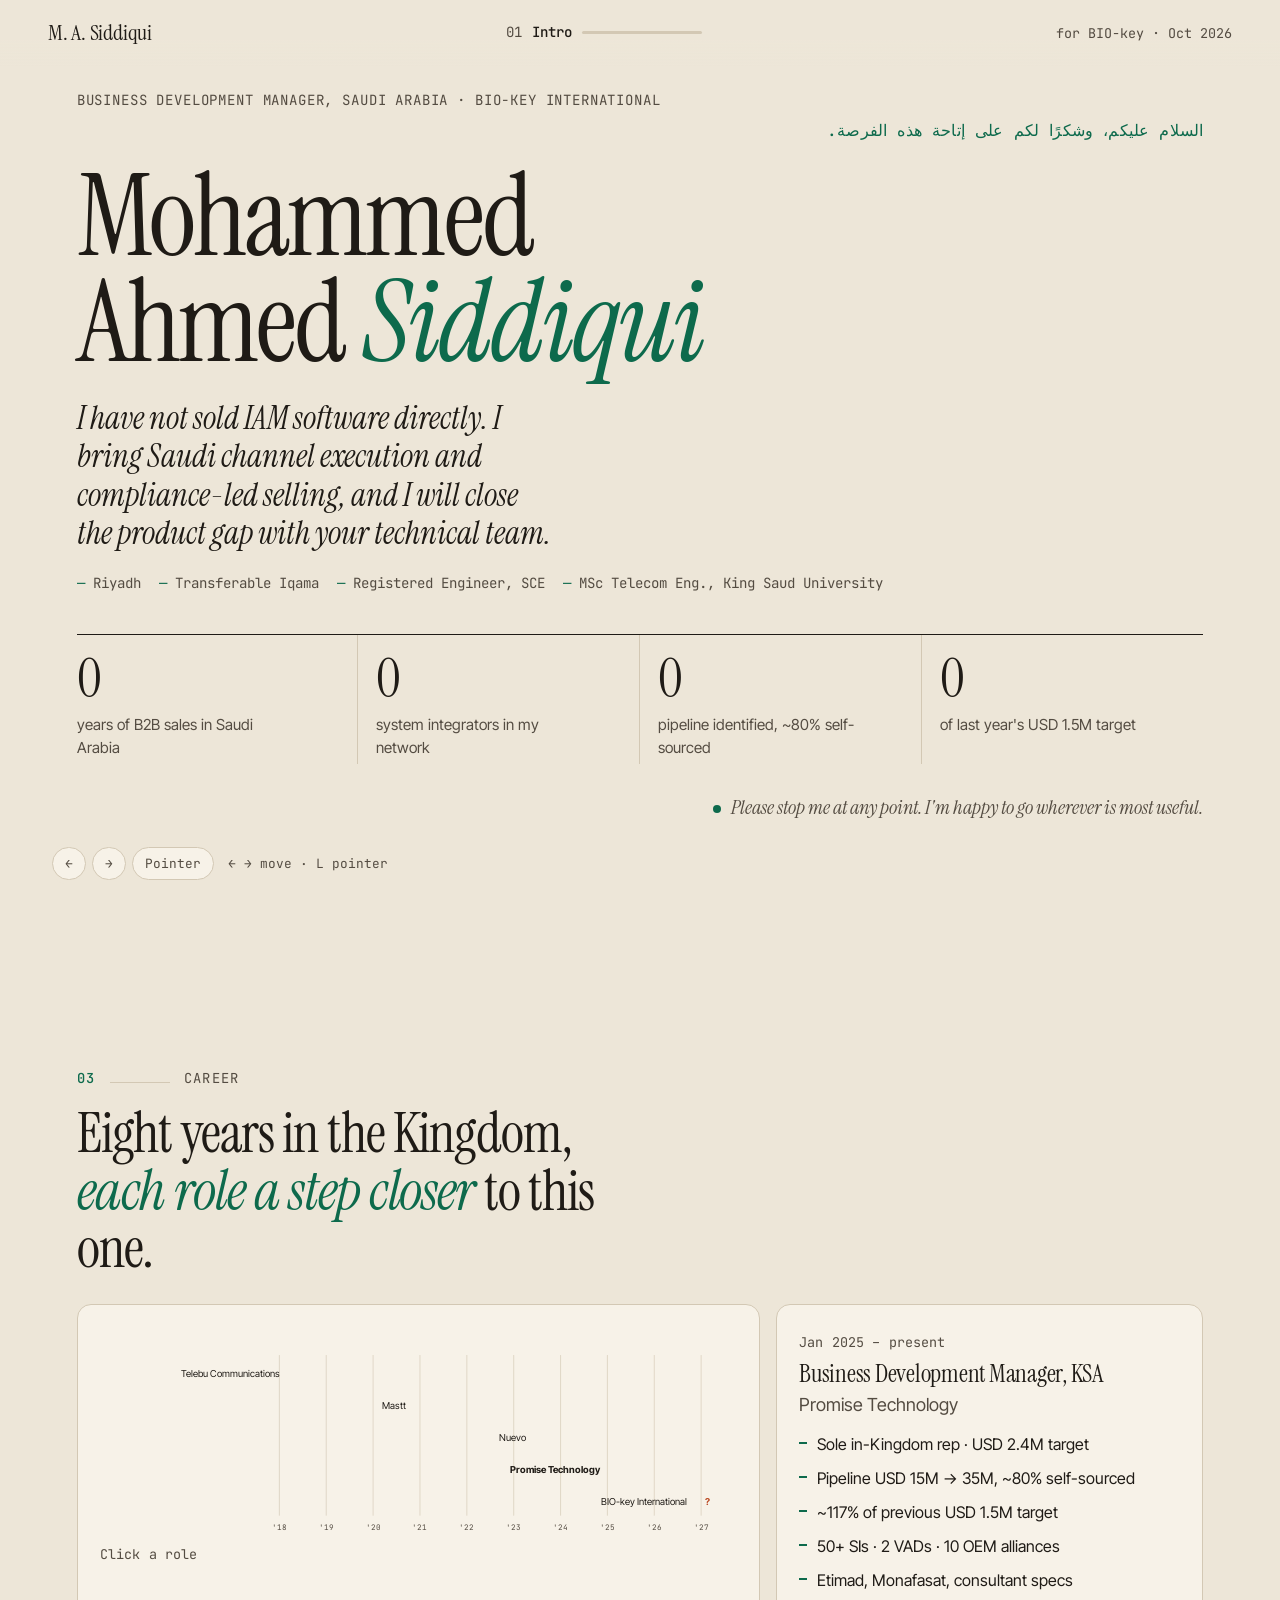
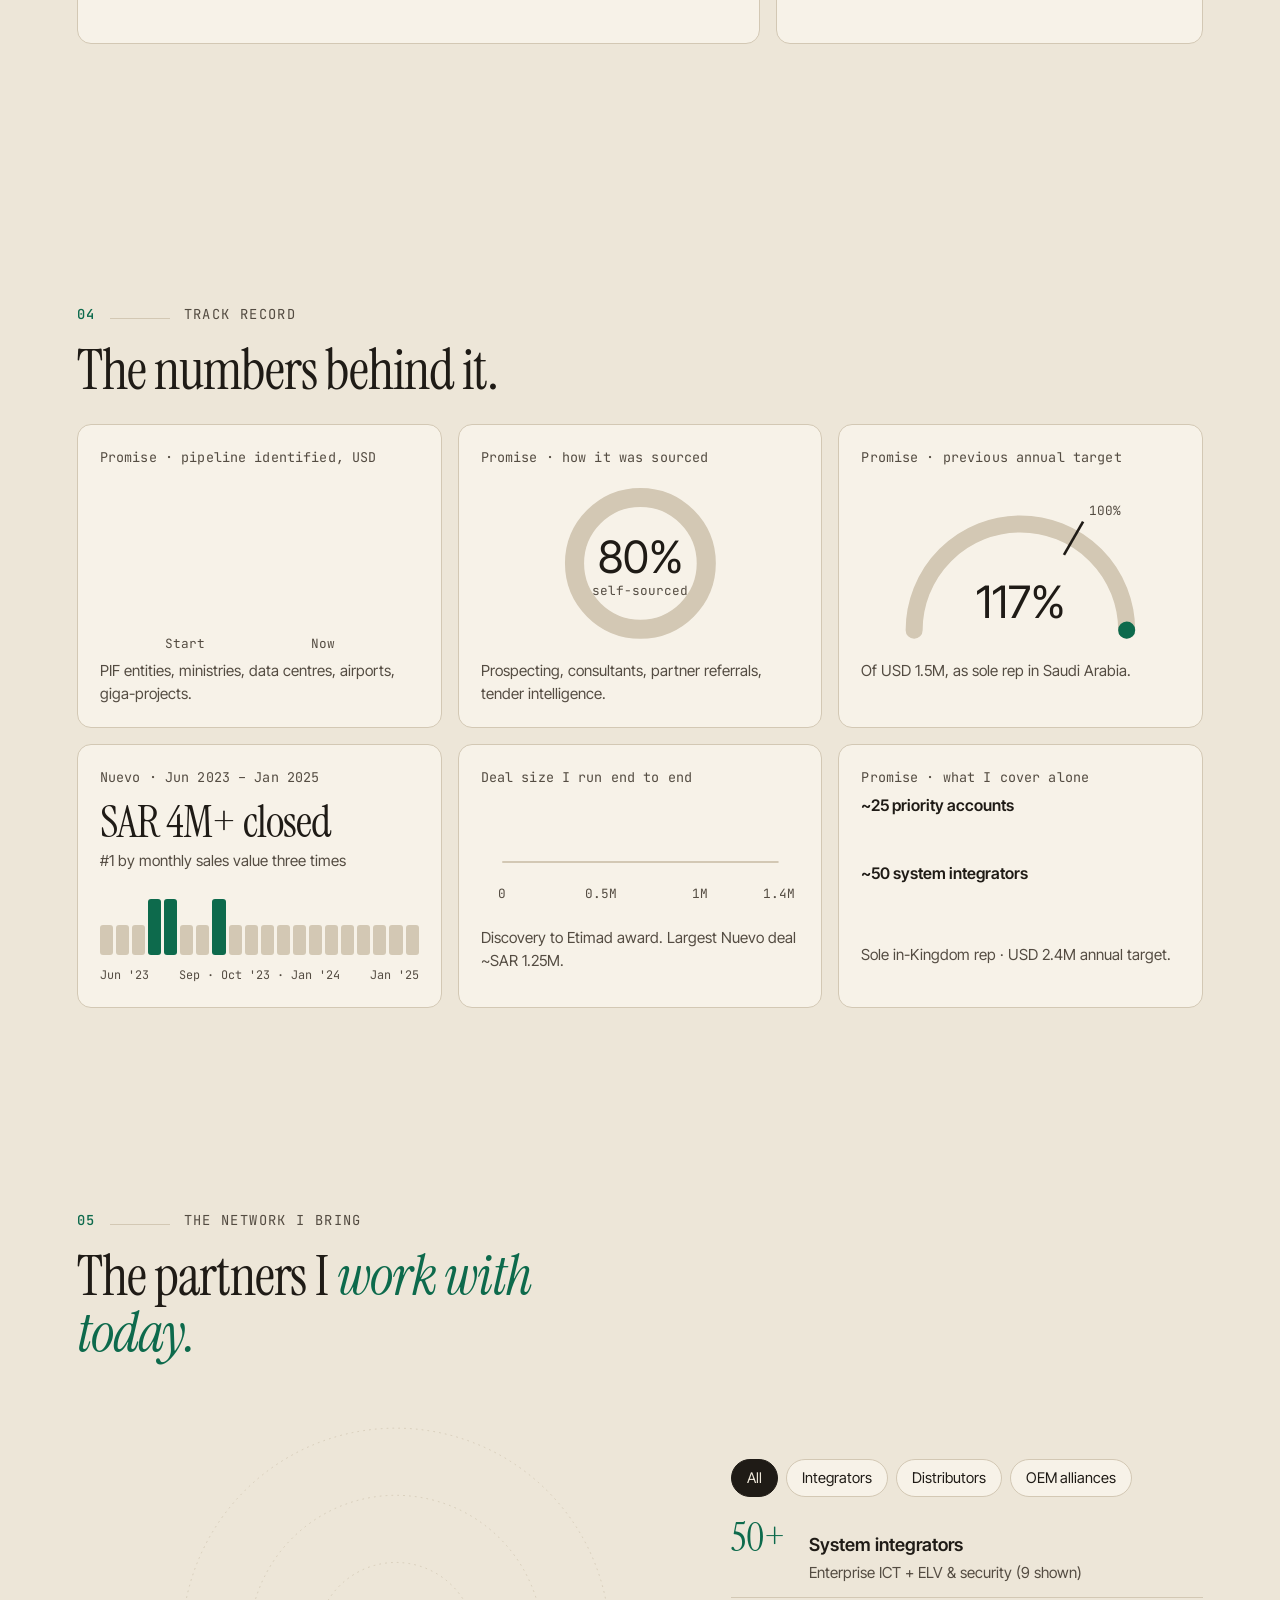
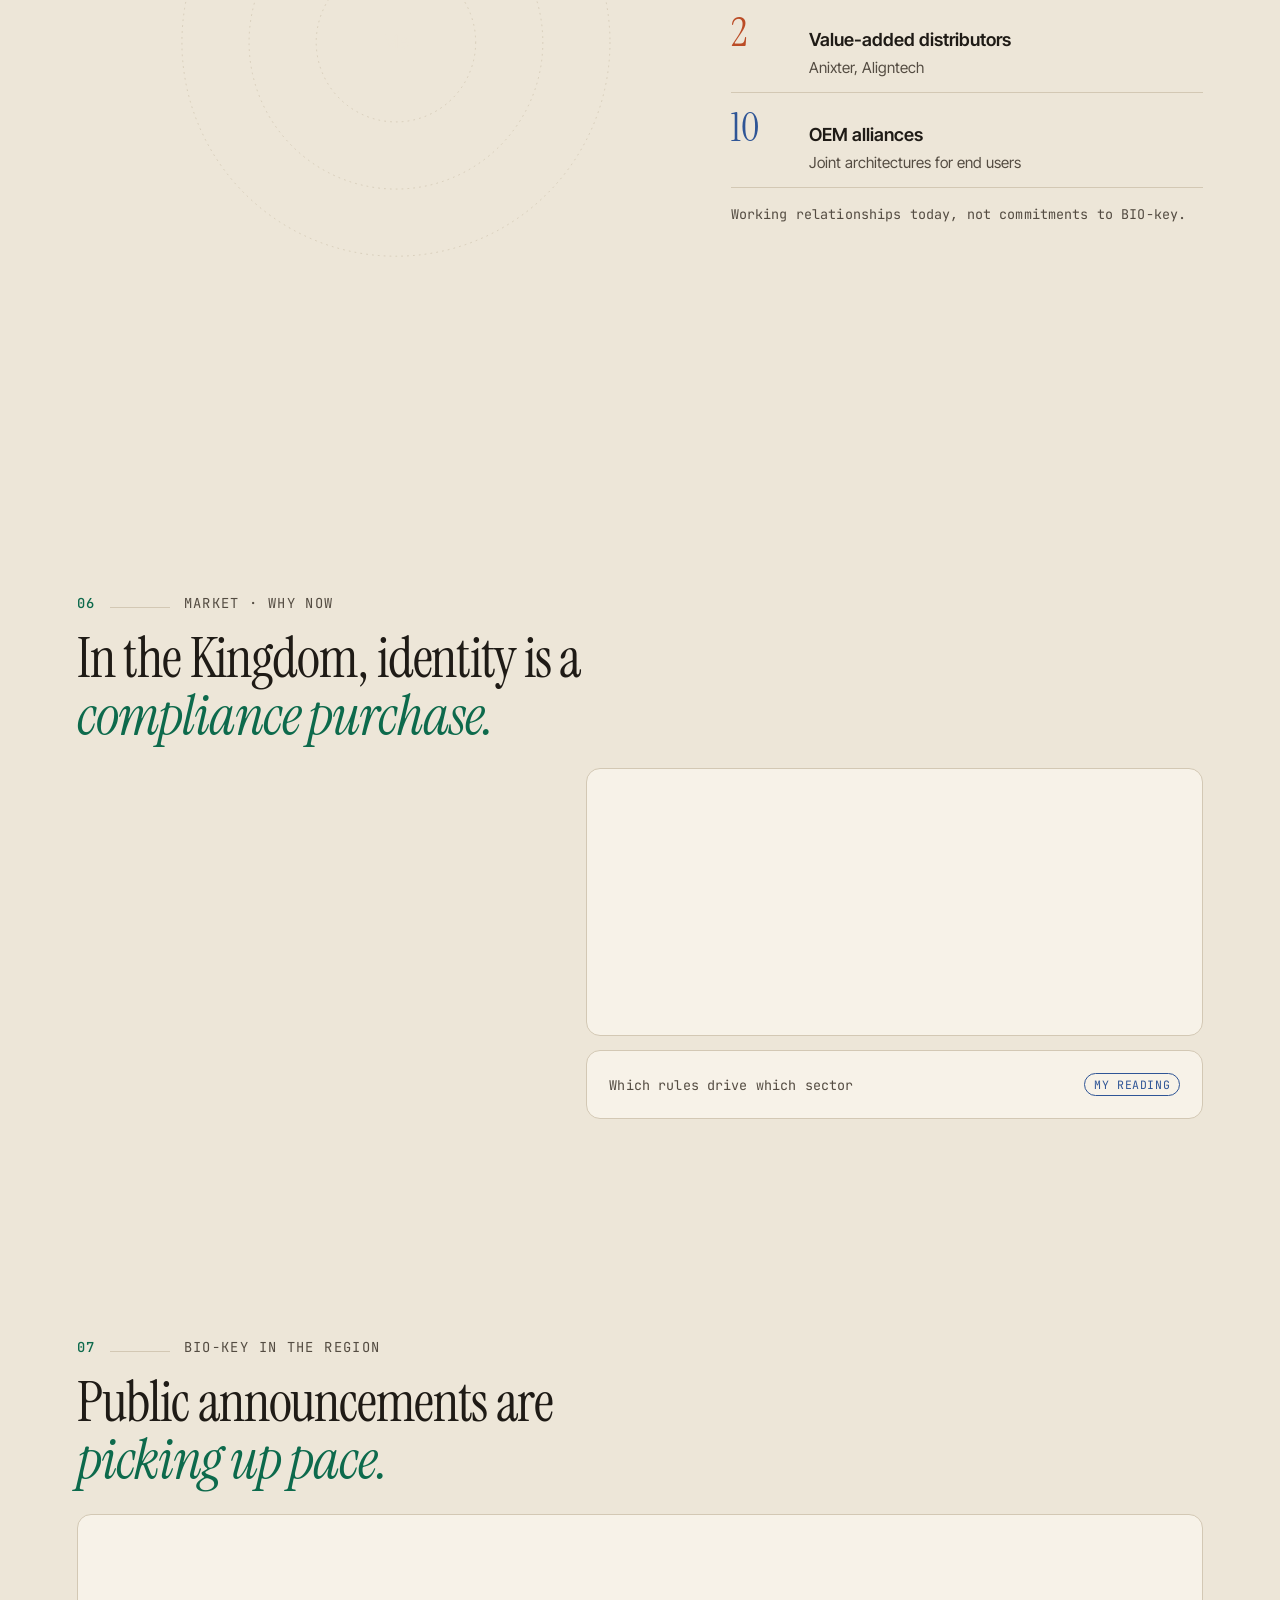
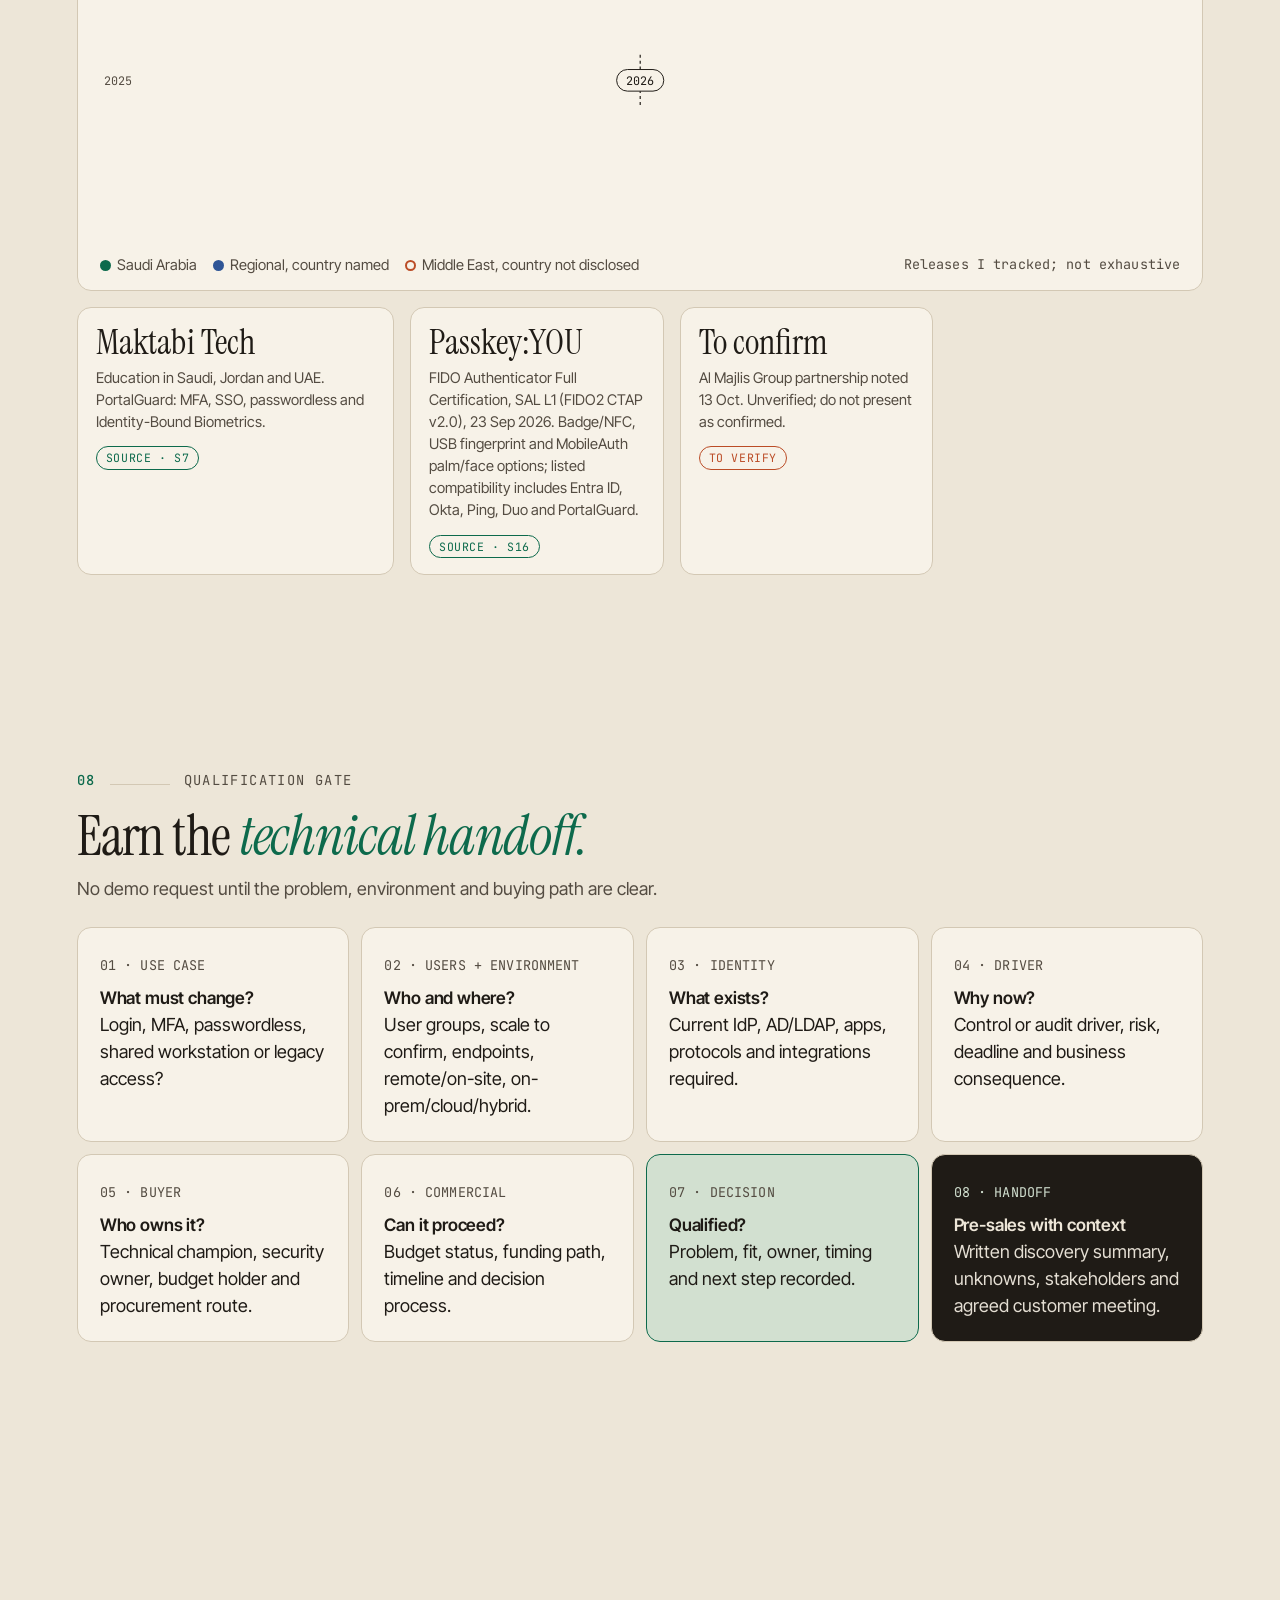
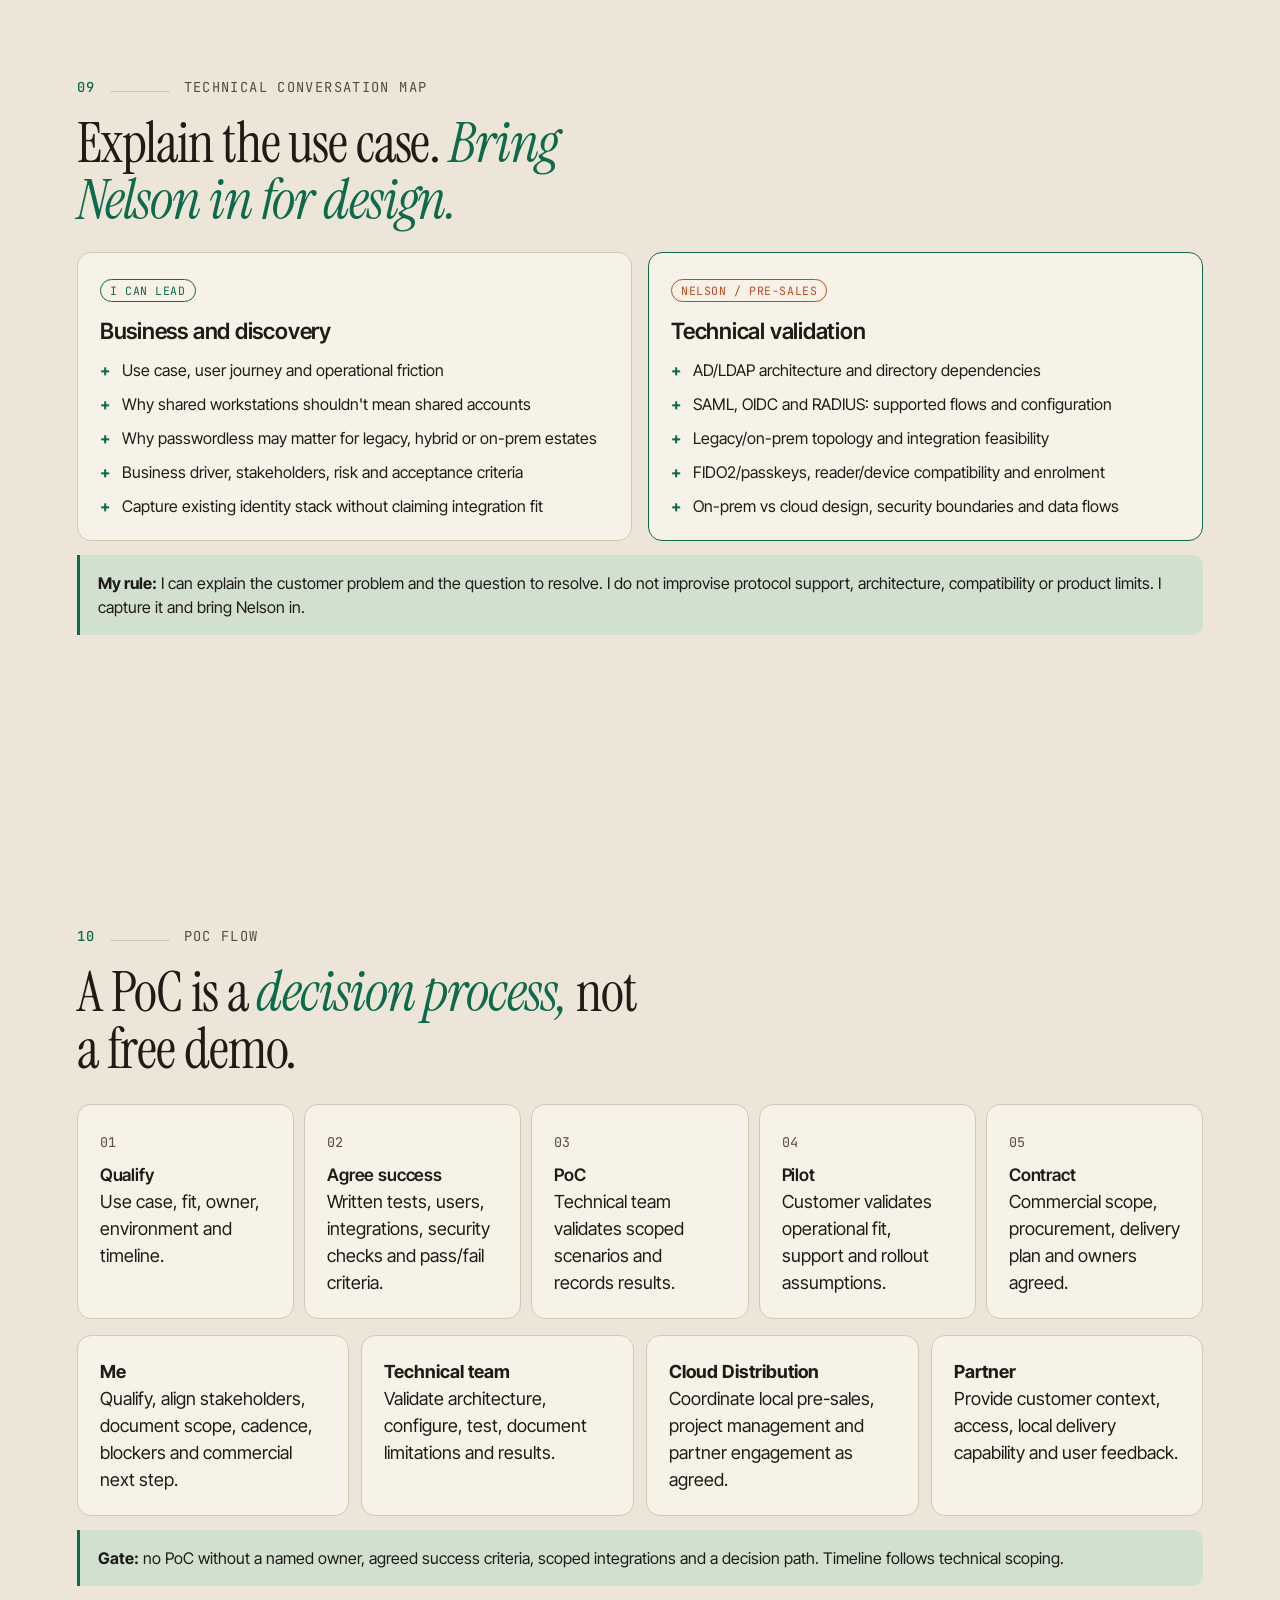
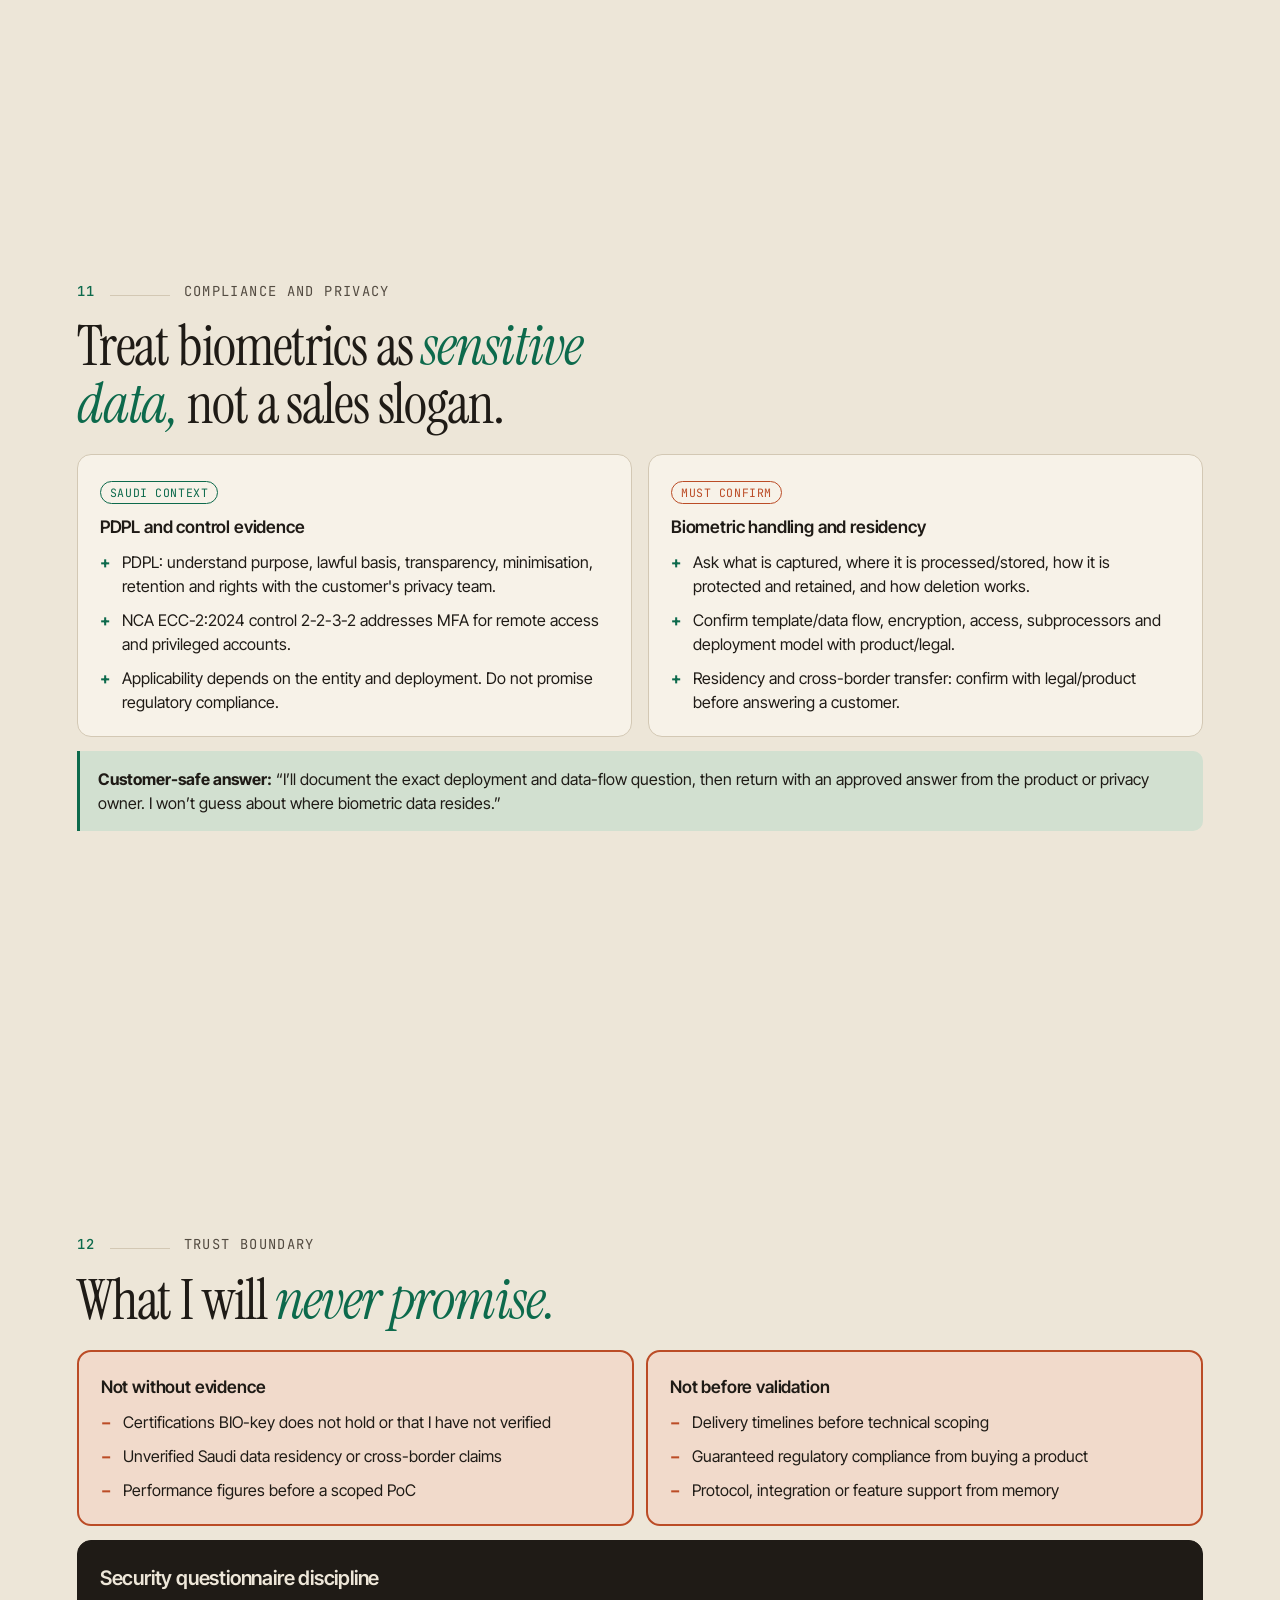
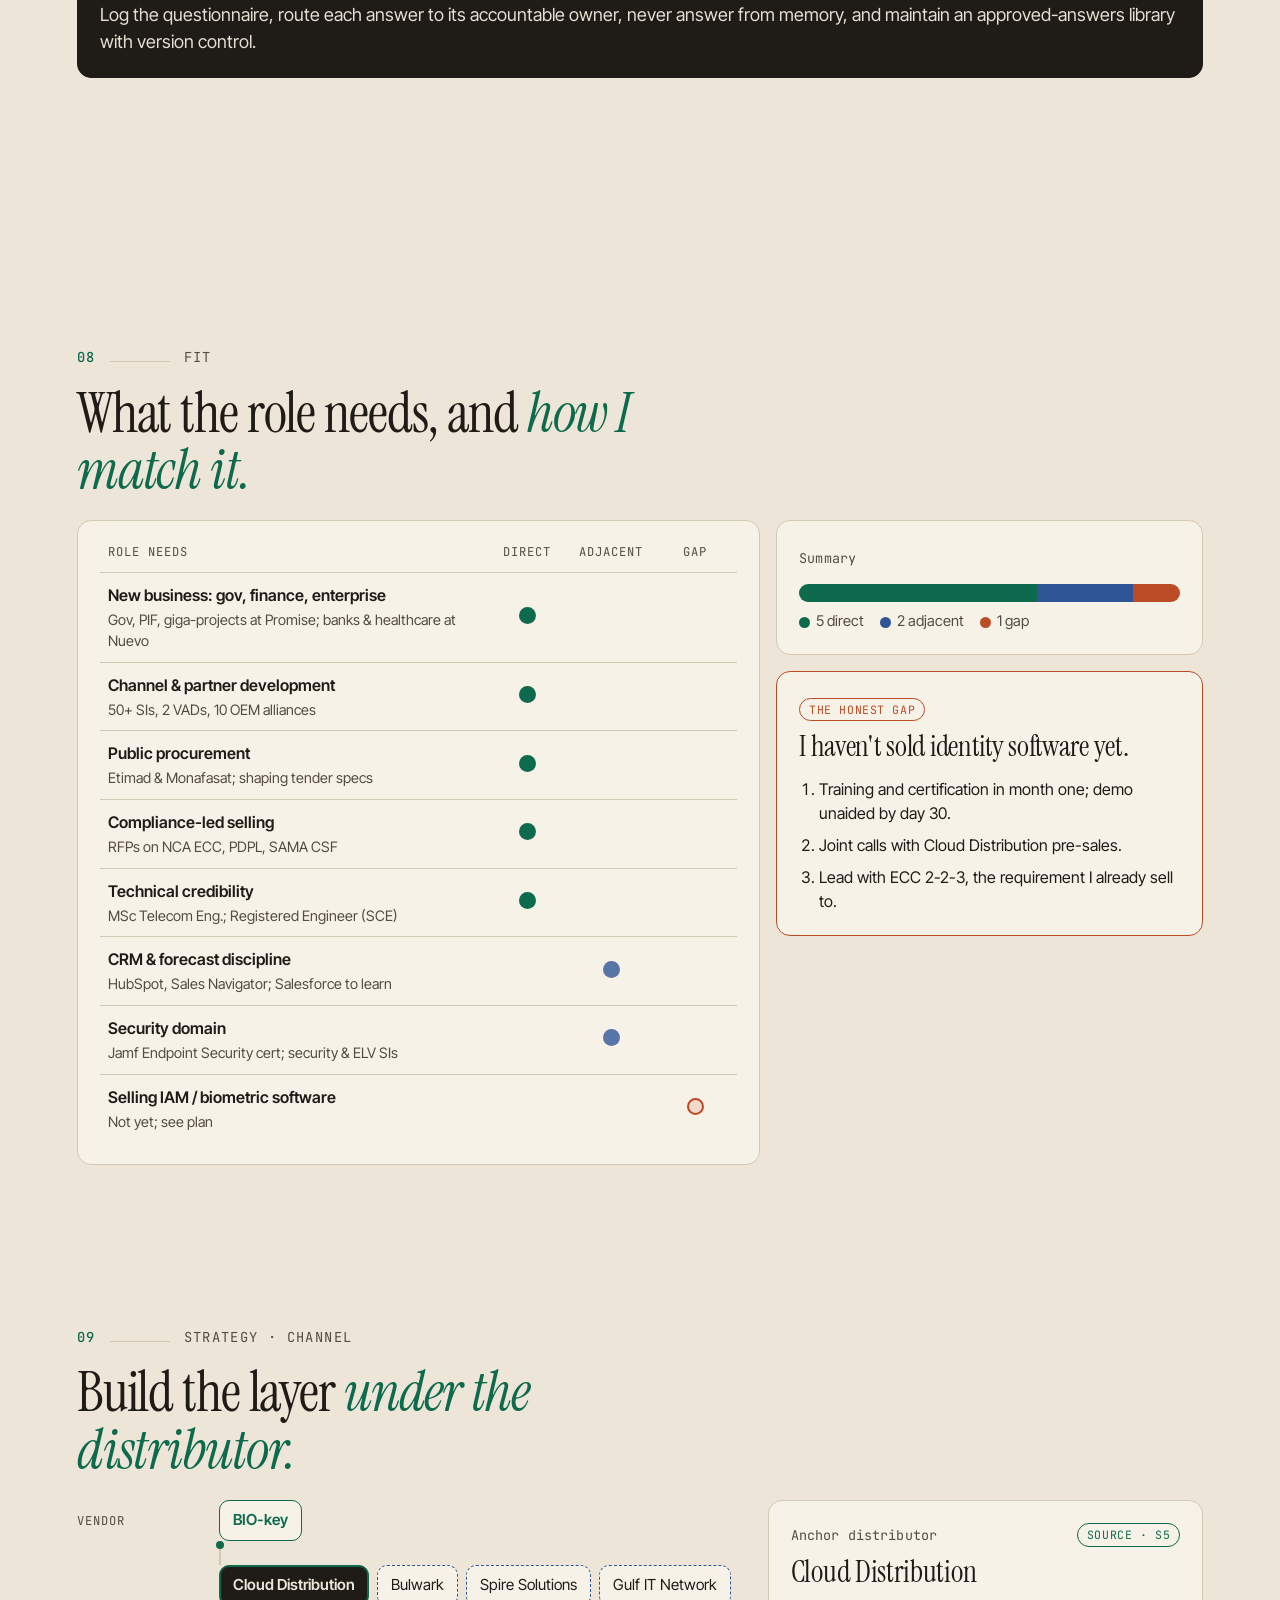
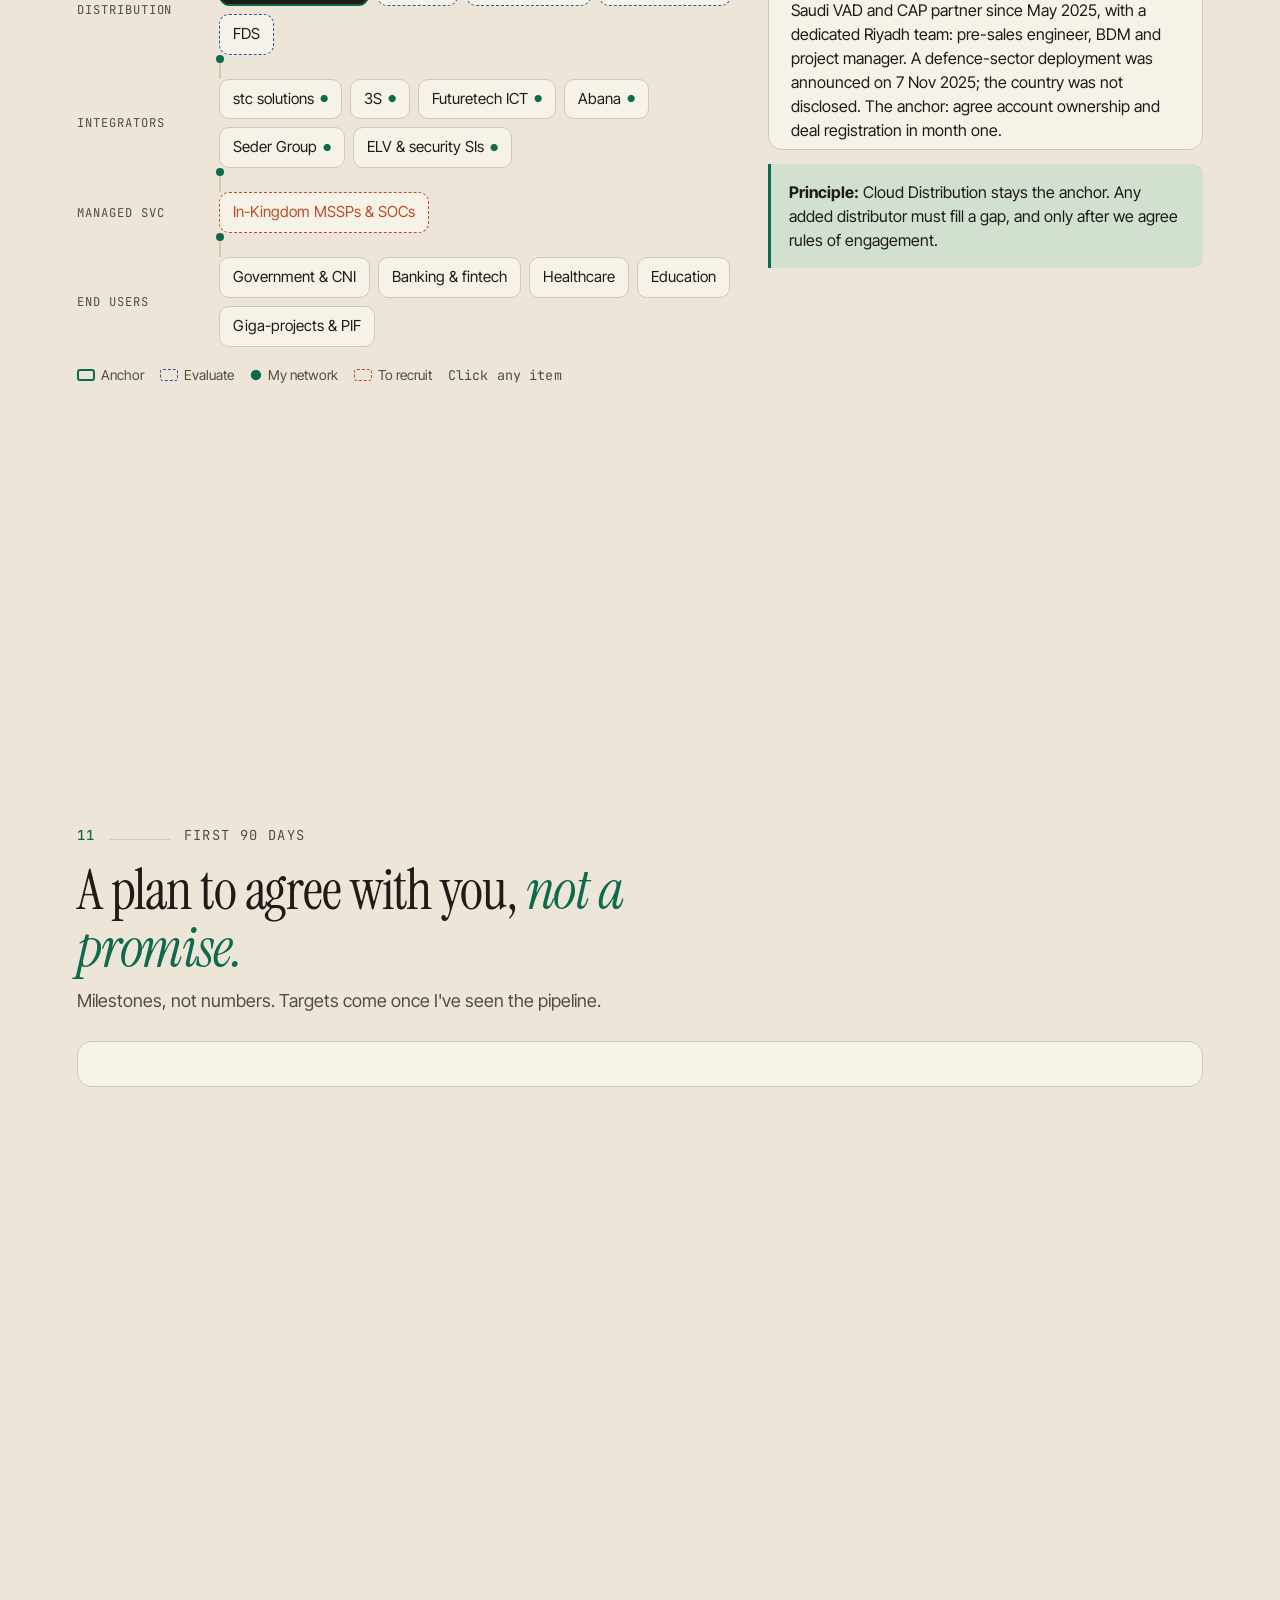
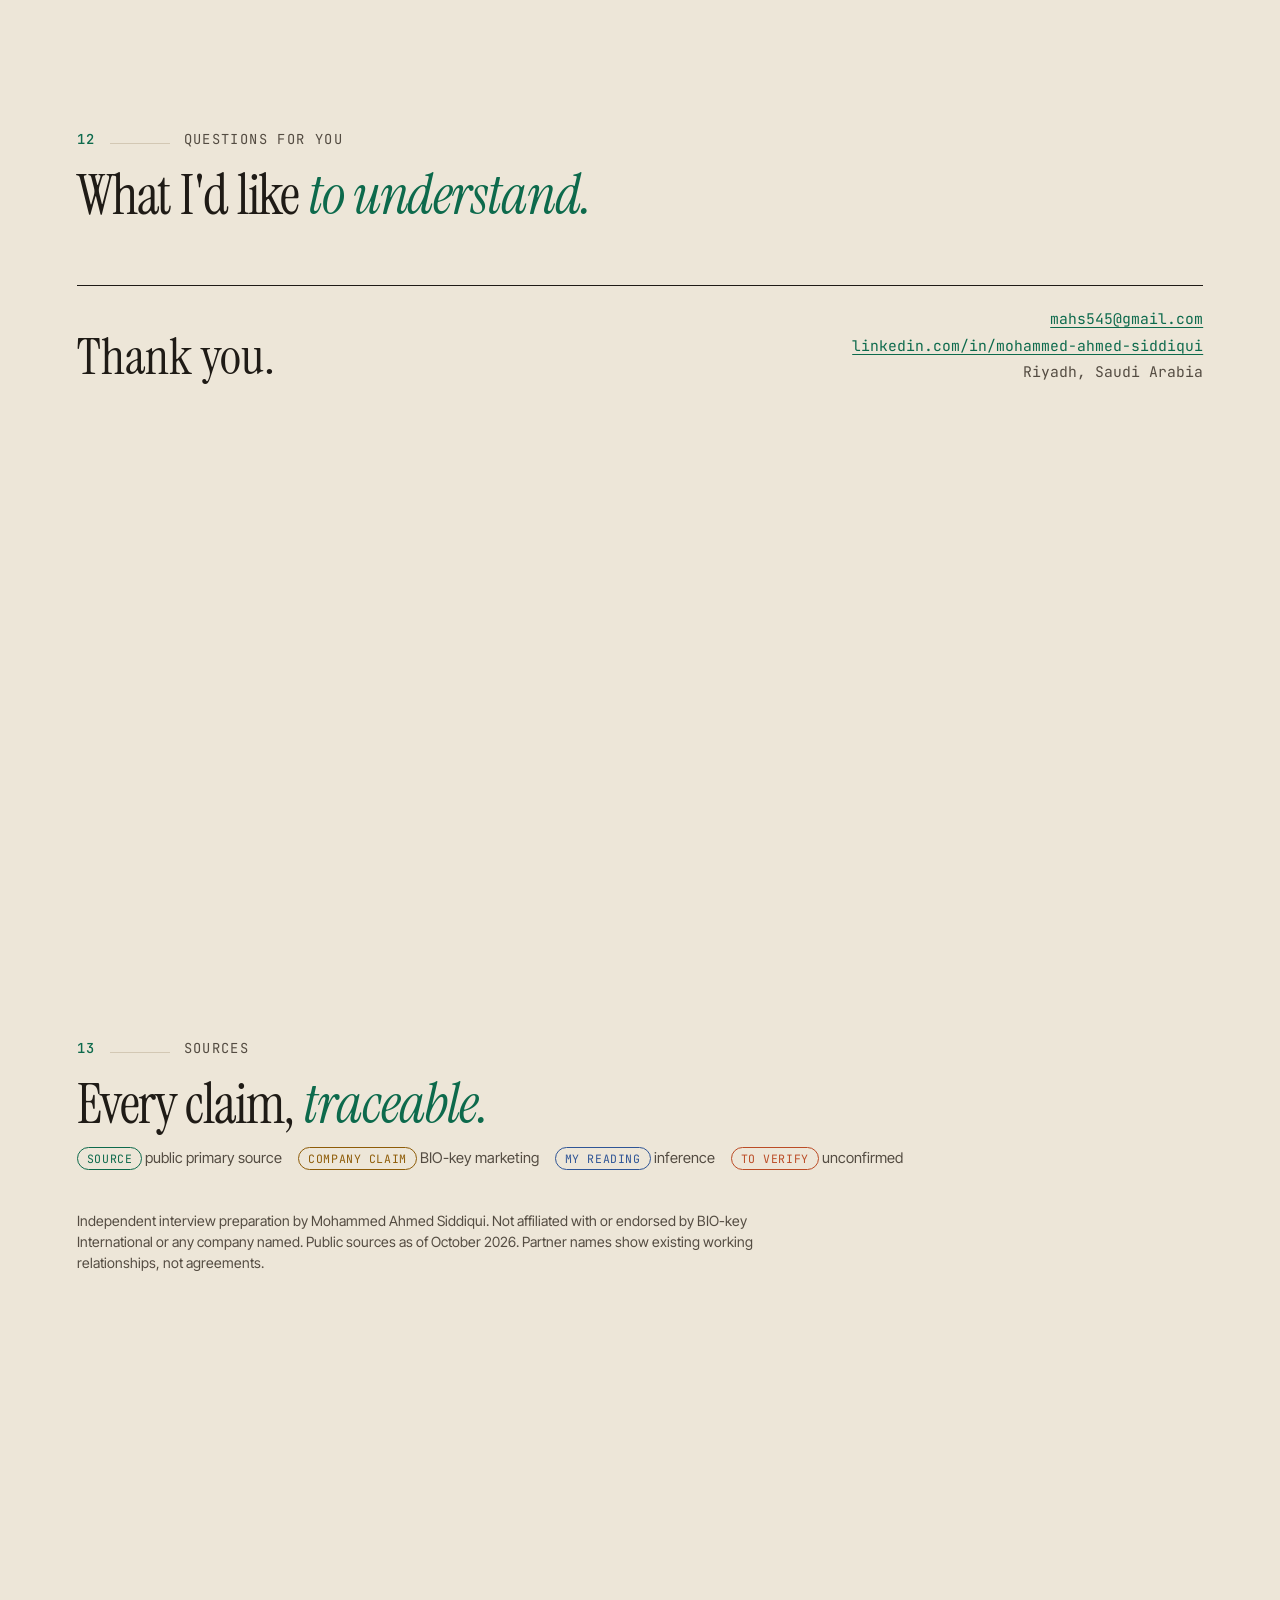
<file: bio-key-v2/index.html>
<!doctype html>
<html lang="en">
<head>
<meta charset="utf-8">
<meta name="viewport" content="width=device-width,initial-scale=1">
<meta name="robots" content="noindex, nofollow">
<title>Mohammed Ahmed Siddiqui · BIO-key, Saudi Arabia</title>
<link rel="preconnect" href="https://fonts.googleapis.com">
<link rel="preconnect" href="https://fonts.gstatic.com" crossorigin>
<link href="https://fonts.googleapis.com/css2?family=Instrument+Serif:ital@0;1&family=Inter+Tight:wght@400;500;600;700&family=JetBrains+Mono:wght@400;500&display=swap" rel="stylesheet">
<style>
:root{
 --paper:#EDE6D8;--card:#F7F2E8;--ink:#1F1B16;--mut:#544C42;--faint:#8C8478;--rule:#D3C8B4;
 --acc:#0D6A4C;--acc-soft:#D2E0D0;--hot:#BB4C26;--hot-soft:#F1DACB;--blue:#2F5596;--amber:#8E5C08;--bar:#4A443B;
 --serif:"Instrument Serif",Georgia,"Times New Roman",serif;
 --sans:"Inter Tight",-apple-system,BlinkMacSystemFont,"Segoe UI",Roboto,Arial,sans-serif;
 --mono:"JetBrains Mono",ui-monospace,Menlo,Consolas,monospace;
 --ease:cubic-bezier(.16,1,.3,1);
}
*{box-sizing:border-box;margin:0;padding:0}
html{background:var(--paper);scroll-behavior:smooth;scroll-snap-type:y proximity}
body{font-family:var(--sans);font-size:18px;line-height:1.5;color:var(--ink);background:var(--paper);-webkit-font-smoothing:antialiased;overflow-x:hidden}
a{color:var(--acc);text-underline-offset:3px}
button{font:inherit;color:inherit}
:focus-visible{outline:2px solid var(--hot);outline-offset:3px;border-radius:6px}
::selection{background:var(--acc-soft)}

/* chrome */
.topbar{position:fixed;top:0;left:0;right:0;z-index:30;display:flex;align-items:center;justify-content:space-between;padding:16px clamp(18px,4vw,48px);background:linear-gradient(var(--paper) 60%,rgba(237,230,216,0));pointer-events:none}
.topbar>*{pointer-events:auto}
.brand{font-family:var(--serif);font-size:1.4rem;letter-spacing:-.01em}
.where{font-family:var(--mono);font-size:.88rem;color:var(--mut);display:flex;gap:10px;align-items:center}
.where b{color:var(--ink);font-weight:500}
.where .pbar{display:inline-block;width:120px;height:3px;background:var(--rule);position:relative;overflow:hidden;border-radius:2px}
.where .pbar i{position:absolute;left:0;top:0;bottom:0;width:100%;background:var(--acc);transform-origin:left;transform:scaleX(0);transition:transform .7s var(--ease)}
.for{font-family:var(--mono);font-size:.84rem;color:var(--mut)}
@media(max-width:760px){.for,.where .pbar{display:none}}
.rail{position:fixed;right:clamp(10px,1.6vw,22px);top:50%;transform:translateY(-50%);z-index:30;display:flex;flex-direction:column;gap:6px}
.rail button{display:flex;align-items:center;justify-content:flex-end;gap:10px;background:none;border:0;cursor:pointer;padding:3px 0}
.rail span{font-family:var(--mono);font-size:.76rem;color:var(--mut);opacity:0;transform:translateX(6px);transition:opacity .35s var(--ease),transform .35s var(--ease);white-space:nowrap}
.rail i{width:9px;height:9px;border-radius:50%;border:1.5px solid var(--faint);transition:all .35s var(--ease)}
.rail button:hover span,.rail button[aria-current=true] span{opacity:1;transform:none}
.rail button[aria-current=true] i{background:var(--acc);border-color:var(--acc);transform:scale(1.25)}
.rail button[aria-current=true] span{color:var(--ink)}
@media(max-width:900px){.rail{display:none}}
.ctrl{position:fixed;left:clamp(18px,4vw,48px);bottom:16px;z-index:30;display:flex;gap:6px;align-items:center;font-family:var(--mono);font-size:.8rem;color:var(--mut);background:var(--paper);padding:4px 10px 4px 4px;border-radius:99px}
.ctrl button{background:var(--card);border:1px solid var(--rule);border-radius:99px;padding:6px 12px;cursor:pointer;transition:transform .3s var(--ease),border-color .2s}
.ctrl button:hover{border-color:var(--ink);transform:translateY(-2px)}
.ctrl button[aria-pressed=true]{background:var(--hot);color:var(--card);border-color:var(--hot)}
.ctrl .k{margin-left:8px}
@media(max-width:760px){.ctrl .k,.ctrl .opt{display:none}}
#laser{position:fixed;left:0;top:0;width:22px;height:22px;margin:-11px 0 0 -11px;border-radius:50%;background:rgba(187,76,38,.92);box-shadow:0 0 0 6px rgba(187,76,38,.2),0 0 24px rgba(187,76,38,.55);pointer-events:none;z-index:50;display:none;will-change:transform}
body.laser #laser{display:block}
body.laser{cursor:none}
.ripple{position:fixed;width:16px;height:16px;margin:-8px 0 0 -8px;border:2px solid var(--hot);border-radius:50%;pointer-events:none;z-index:49;animation:rip .7s var(--ease) forwards}
@keyframes rip{to{transform:scale(5);opacity:0}}

/* layout */
section{min-height:100vh;scroll-snap-align:start;display:flex;align-items:center;padding:96px clamp(20px,6vw,96px) 84px;position:relative}
.wrap{width:100%;max-width:1240px;margin:0 auto;transform-origin:center center}
@media(min-width:900px) and (min-height:600px){
 html{scroll-snap-type:y mandatory}
 section{height:100vh;min-height:0;overflow:hidden;padding:78px clamp(48px,6vw,110px) 66px}
}
.sh{display:flex;align-items:baseline;gap:14px;font-family:var(--mono);font-size:.86rem;color:var(--mut);margin-bottom:16px;text-transform:uppercase;letter-spacing:.1em}
.sh .no{color:var(--acc);font-weight:500}
.sh .ln{flex:0 0 60px;height:1px;background:var(--rule);transform-origin:left}
h1{font-family:var(--serif);font-weight:400;font-size:clamp(3.4rem,9vw,8.2rem);line-height:.92;letter-spacing:-.025em}
h2{font-family:var(--serif);font-weight:400;font-size:clamp(2.4rem,4.4vw,4rem);line-height:1.02;letter-spacing:-.02em;max-width:22ch}
h2 em,h1 em{font-style:italic;color:var(--acc)}
h3{font-size:1.08rem;font-weight:600;letter-spacing:-.01em}
.lede{font-size:clamp(1.05rem,1.4vw,1.22rem);color:var(--mut);max-width:58ch;margin-top:12px}
.card{background:var(--card);border:1px solid var(--rule);border-radius:14px;padding:22px}
.mono{font-family:var(--mono);font-size:.84rem;color:var(--mut);letter-spacing:.01em}
.tag{display:inline-block;font-family:var(--mono);font-size:.72rem;letter-spacing:.05em;text-transform:uppercase;padding:2px 9px;border-radius:99px;border:1px solid currentColor;white-space:nowrap;vertical-align:middle}
.t-source{color:var(--acc)}.t-claim{color:var(--amber)}.t-inference{color:var(--blue)}.t-verify{color:var(--hot)}.t-cv{color:var(--ink)}
.grid{display:grid;gap:16px}
.mt{margin-top:26px}
svg{display:block;width:100%;height:auto;overflow:visible}
svg text{font-family:var(--sans);fill:var(--ink)}
svg .m{font-family:var(--mono);fill:var(--mut);font-size:12px}

/* motion */
.r{opacity:1;transform:none;transition:opacity .8s var(--ease),transform 1s var(--ease);transition-delay:calc(var(--d,0) * 75ms)}
.in .r{opacity:1;transform:none}
.in .sh .ln{animation:ln 1s var(--ease) both}
@keyframes ln{from{transform:scaleX(0)}}
.gx{transform:scaleX(0);transform-box:fill-box;transform-origin:left center;transition:transform 1.1s var(--ease);transition-delay:calc(var(--d,0) * 70ms + 250ms)}
.gy{transform:scaleY(0);transform-box:fill-box;transform-origin:center bottom;transition:transform 1.2s var(--ease);transition-delay:calc(var(--d,0) * 120ms + 250ms)}
.in .gx,.in .gy{transform:none}
.pop{opacity:0;transform:scale(.3);transform-box:fill-box;transform-origin:center;transition:opacity .5s ease,transform .8s var(--ease);transition-delay:calc(var(--d,0) * 60ms + 200ms)}
.in .pop{opacity:1;transform:none}
.drw{stroke-dasharray:100;stroke-dashoffset:100;transition:stroke-dashoffset 1.6s var(--ease);transition-delay:calc(var(--d,0) * 60ms + 150ms)}
.in .drw{stroke-dashoffset:var(--to,0)}
.swap{animation:sw .45s var(--ease)}
@keyframes sw{from{opacity:0;transform:translateY(6px)}}
@media(prefers-reduced-motion:reduce){html{scroll-behavior:auto}.r,.gx,.gy,.pop,.drw{transition:none!important}.r,.pop{opacity:1;transform:none}.gx,.gy{transform:none}.drw{stroke-dashoffset:var(--to,0)}.flow i,.swap{animation:none!important}}

@media(max-width:760px){#s-qualify .grid,#s-techmap .grid,#s-poc .grid,#s-privacy .grid,#s-never .grid{grid-template-columns:1fr!important}}
/* hero */
.hero .kick{font-family:var(--mono);font-size:.88rem;color:var(--mut);letter-spacing:.06em;text-transform:uppercase}
.hero h1{margin-top:20px}
.hero .say{font-family:var(--serif);font-style:italic;font-size:clamp(1.5rem,2.5vw,2.1rem);line-height:1.2;margin-top:24px;max-width:32ch}
.hero .facts{display:flex;flex-wrap:wrap;gap:8px 18px;margin-top:20px;font-family:var(--mono);font-size:.88rem;color:var(--mut)}
.hero .facts span::before{content:"— ";color:var(--acc)}
.stats{display:grid;grid-template-columns:repeat(4,1fr);border-top:1.5px solid var(--ink);margin-top:40px}
.stat{padding:18px 18px 4px 0;border-right:1px solid var(--rule)}
.stat:last-child{border-right:0}
.stat+.stat{padding-left:18px}
.stat b{display:block;font-family:var(--serif);font-weight:400;font-size:clamp(2.4rem,4.2vw,3.7rem);line-height:1;letter-spacing:-.02em}
.stat span{display:block;font-size:.95rem;color:var(--mut);margin-top:8px;max-width:22ch}
@media(max-width:760px){.stats{grid-template-columns:1fr 1fr}.stat:nth-child(2){border-right:0}.stat:nth-child(3){padding-left:0}}
.hfoot{display:flex;flex-wrap:wrap;align-items:center;justify-content:space-between;gap:16px;margin-top:28px}
.toc{display:flex;flex-wrap:wrap;gap:8px}
.toc button{background:none;border:1px solid var(--rule);border-radius:99px;padding:6px 14px;font-size:.92rem;cursor:pointer;transition:border-color .3s,color .3s,transform .3s var(--ease)}
.toc button:hover{border-color:var(--acc);color:var(--acc);transform:translateY(-2px)}
.toc button b{font-family:var(--mono);font-weight:400;color:var(--acc);margin-right:6px;font-size:.8rem}
.stop{font-family:var(--serif);font-style:italic;font-size:1.25rem;color:var(--mut)}
.stop::before{content:"";display:inline-block;width:8px;height:8px;border-radius:50%;background:var(--acc);margin-right:10px;vertical-align:middle;animation:pulse 2.4s ease-in-out infinite}
@keyframes pulse{50%{opacity:.25}}

/* brief */
.brief{grid-template-columns:repeat(3,1fr);margin-top:36px}
.brief .card{padding:30px;transition:transform .5s var(--ease),box-shadow .5s var(--ease)}
.brief .card:hover{transform:translateY(-6px);box-shadow:0 22px 40px -28px rgba(31,27,22,.4)}
.brief .n{font-family:var(--serif);font-size:3.6rem;line-height:1;color:var(--acc)}
.brief h3{margin-top:14px;font-size:1.35rem;line-height:1.25}
.brief p{color:var(--mut);margin-top:10px;font-size:1.02rem}
@media(max-width:900px){.brief{grid-template-columns:1fr}}

/* career */
.career{grid-template-columns:1.6fr 1fr;align-items:stretch;margin-top:28px}
@media(max-width:960px){.career{grid-template-columns:1fr}}
.role{cursor:pointer}
.role rect.b{transition:fill .3s}
.role:hover rect.b{fill:#2E7A5E}
.role.sel rect.b{fill:var(--acc)}
.role.sel text.l{font-weight:700}
.panel{min-height:340px}
.panel h3{font-size:1.55rem;font-family:var(--serif);font-weight:400;letter-spacing:-.01em;line-height:1.15}
.panel ul{list-style:none;margin-top:14px;display:flex;flex-direction:column;gap:10px}
.panel li{padding-left:18px;position:relative;font-size:1rem}
.panel li::before{content:"";position:absolute;left:0;top:.65em;width:8px;height:2px;background:var(--acc)}

/* record */
.rec{grid-template-columns:repeat(3,1fr);margin-top:26px}
.rec .card{display:flex;flex-direction:column;gap:6px}
.rec .big{font-family:var(--serif);font-size:2.8rem;line-height:1;letter-spacing:-.02em;margin-top:6px}
.rec .cap{font-size:.95rem;color:var(--mut)}
@media(max-width:960px){.rec{grid-template-columns:1fr 1fr}}
@media(max-width:620px){.rec{grid-template-columns:1fr}}
.months{display:grid;grid-template-columns:repeat(20,1fr);gap:3px;margin-top:18px;align-items:end;height:58px}
.months i{display:block;height:30px;border-radius:3px;background:var(--rule);transform-origin:bottom}
.months i.best{background:var(--acc);height:56px}
.in .months i{animation:mb .7s var(--ease) both;animation-delay:calc(var(--d) * 35ms + 300ms)}
@keyframes mb{from{transform:scaleY(0)}}
.mlab{display:flex;justify-content:space-between;font-family:var(--mono);font-size:.74rem;color:var(--mut);margin-top:6px}

/* network */
.netw{grid-template-columns:1.35fr 1fr;align-items:center;margin-top:20px}
@media(max-width:960px){.netw{grid-template-columns:1fr}}
.filters{display:flex;flex-wrap:wrap;gap:8px}
.filters button{background:var(--card);border:1px solid var(--rule);border-radius:99px;padding:7px 15px;cursor:pointer;font-size:.92rem;transition:background .3s,color .3s,border-color .3s}
.filters button[aria-pressed=true]{background:var(--ink);color:var(--paper);border-color:var(--ink)}
.nn{transition:opacity .35s}
.nn circle{transition:transform .4s var(--ease);transform-box:fill-box;transform-origin:center}
.nn:hover circle{transform:scale(1.5)}
.nl{stroke:var(--rule);stroke-width:1.2;transition:opacity .35s,stroke .35s}
.fade{opacity:.12}
.groups{display:flex;flex-direction:column;gap:14px;margin-top:20px}
.groups .g{display:flex;align-items:baseline;border-bottom:1px solid var(--rule);padding-bottom:12px;cursor:pointer}
.groups .g b{font-family:var(--serif);font-size:2.5rem;font-weight:400;line-height:1;margin-right:14px;min-width:64px}
.groups .g span{color:var(--mut);font-size:.95rem}

/* market */
.mkt{grid-template-columns:1fr 1.25fr;margin-top:24px;align-items:start}
@media(max-width:960px){.mkt{grid-template-columns:1fr}}
.ctl{display:flex;flex-direction:column}
.ctl button{display:flex;align-items:center;gap:14px;text-align:left;background:none;border:0;border-bottom:1px solid var(--rule);padding:13px 12px;cursor:pointer;transition:background-color .25s,box-shadow .25s}
.ctl button:hover{background:rgba(247,242,232,.6)}
.ctl button[aria-pressed=true]{background:var(--card);box-shadow:inset 4px 0 0 var(--acc)}
.ctl .code{font-family:var(--mono);font-size:.84rem;color:var(--acc);min-width:110px}
.ctl .nm{font-size:1rem;flex:1}
.ctlD{height:268px;overflow:hidden}
.ctlD h3{font-family:var(--serif);font-weight:400;font-size:2rem;line-height:1.1;margin-top:8px}
.ctlD .lab{font-family:var(--mono);font-size:.74rem;text-transform:uppercase;letter-spacing:.1em;color:var(--mut);margin-top:16px}
.ctlD p{margin-top:4px;font-size:1.02rem}
.heat{margin-top:14px}
.heat table{width:100%;border-collapse:collapse;font-size:.95rem}
.heat th{font-family:var(--mono);font-weight:400;font-size:.76rem;color:var(--mut);text-align:center;padding:6px}
.heat th:first-child{text-align:left}
.heat td{padding:8px 6px;border-top:1px solid var(--rule);text-align:center}
.heat td:first-child{text-align:left}
.dot{display:inline-block;width:15px;height:15px;border-radius:50%;border:1.5px solid var(--acc);vertical-align:middle}
.dot.f{background:var(--acc)}.dot.h{background:linear-gradient(90deg,var(--acc) 50%,transparent 50%)}.dot.o{border-color:var(--faint)}

/* bk */
.bkrow{grid-template-columns:1.25fr 1fr 1fr 1fr;margin-top:16px}
@media(max-width:960px){.bkrow{grid-template-columns:1fr 1fr}}
.bkrow .card{padding:16px 18px}
.bkrow b{display:block;font-family:var(--serif);font-weight:400;font-size:2.2rem;line-height:1.05}
.bkrow .ds{display:block;font-size:.92rem;color:var(--mut);margin:6px 0 10px}
.legend{display:flex;flex-wrap:wrap;gap:16px;font-size:.92rem;color:var(--mut);margin-top:8px}
.legend i{display:inline-block;width:11px;height:11px;border-radius:50%;margin-right:6px;vertical-align:middle}
.ev .evn{transition:fill .2s}
.ev:hover .evn{fill:var(--acc)}

/* fit */
.fitw{grid-template-columns:1.6fr 1fr;margin-top:22px;align-items:start}
@media(max-width:960px){.fitw{grid-template-columns:1fr}}
.fm{width:100%;border-collapse:collapse}
.fm th{font-family:var(--mono);font-weight:400;font-size:.76rem;color:var(--mut);text-transform:uppercase;letter-spacing:.08em;padding:0 8px 10px;text-align:center}
.fm th:first-child{text-align:left}
.fm td{border-top:1px solid var(--rule);padding:10px 8px;vertical-align:middle}
.fm td.c{text-align:center;width:84px}
.fm .need{font-size:1rem;font-weight:600}
.fm .ev2{font-size:.9rem;color:var(--mut);margin-top:2px}
.fm tr{transition:background-color .25s}
.fm tr:hover{background:rgba(237,230,216,.6)}
.fdot{display:inline-block;width:17px;height:17px;border-radius:50%}
.fdot.d{background:var(--acc)}.fdot.a{background:var(--blue);opacity:.8}.fdot.g{border:2px solid var(--hot);background:var(--hot-soft)}
.stack{display:flex;height:18px;border-radius:99px;overflow:hidden;margin:14px 0 8px}
.stack i{display:block;height:100%;transform-origin:left}
.in .stack i{animation:gxk 1.2s var(--ease) both;animation-delay:calc(var(--d) * 150ms + 300ms)}
@keyframes gxk{from{transform:scaleX(0)}}
.gapc{border:1.5px solid var(--hot)}
.gapc h3{font-family:var(--serif);font-weight:400;font-size:1.8rem;line-height:1.1}
.gapc ol{margin:14px 0 0 20px;display:flex;flex-direction:column;gap:8px;font-size:1rem}

/* channel */
.chw{grid-template-columns:1.55fr 1fr;margin-top:22px;align-items:start}
@media(max-width:960px){.chw{grid-template-columns:1fr}}
.tier{display:grid;grid-template-columns:128px 1fr;gap:14px;align-items:center}
.tier .tn{font-family:var(--mono);font-size:.76rem;text-transform:uppercase;letter-spacing:.08em;color:var(--mut)}
.chips{display:flex;flex-wrap:wrap;gap:8px}
.chip{background:var(--card);border:1px solid var(--rule);border-radius:10px;padding:8px 13px;font-size:.95rem;cursor:pointer;transition:transform .35s var(--ease),border-color .25s,background-color .25s,color .25s;text-align:left}
.chip:hover{transform:translateY(-3px);border-color:var(--ink)}
.chip[aria-pressed=true]{background:var(--ink);color:var(--paper);border-color:var(--ink)}
.chip.k-core{border-color:var(--acc);color:var(--acc);font-weight:600}
.chip.k-anchor{border-color:var(--acc);box-shadow:inset 0 0 0 1px var(--acc);font-weight:600}
.chip.k-eval{border-style:dashed;border-color:var(--blue)}
.chip.k-gap{border-style:dashed;border-color:var(--hot);color:var(--hot)}
.chip.k-mine::after{content:"●";color:var(--acc);font-size:.6rem;margin-left:6px;vertical-align:middle}
.chip[aria-pressed=true].k-gap,.chip[aria-pressed=true].k-core{color:var(--paper)}
.flow{height:24px;margin-left:142px;position:relative;width:2px;background:var(--rule)}
.flow i{position:absolute;left:-3px;top:0;width:8px;height:8px;border-radius:50%;background:var(--acc);animation:fl 2.4s linear infinite}
@keyframes fl{from{transform:translateY(-4px);opacity:0}20%{opacity:1}80%{opacity:1}to{transform:translateY(20px);opacity:0}}
@media(max-width:620px){.tier{grid-template-columns:1fr}.flow{margin-left:10px}}
.chD{height:250px;overflow:hidden}
.chD h3{font-family:var(--serif);font-weight:400;font-size:1.9rem;line-height:1.1;margin-top:8px}
.chD p{margin-top:10px;font-size:1rem}
.prin{margin-top:14px;padding:16px 18px;border-left:3px solid var(--acc);background:var(--acc-soft);border-radius:0 10px 10px 0;font-size:1rem}
.keyline{display:flex;flex-wrap:wrap;gap:16px;font-size:.86rem;color:var(--mut);margin-top:18px}
.keyline span{display:inline-flex;align-items:center;gap:6px}
.keyline i{display:inline-block;width:18px;height:12px;border-radius:3px}

/* compete */
.cmpw{grid-template-columns:1.3fr 1fr;margin-top:22px;align-items:center}
@media(max-width:960px){.cmpw{grid-template-columns:1fr}}
.cp circle{transition:transform .4s var(--ease);transform-box:fill-box;transform-origin:center}
.cp:hover circle{transform:scale(1.6)}
.wl{list-style:none;display:flex;flex-direction:column;gap:10px;margin-top:10px}
.wl li{font-size:1rem;padding-left:22px;position:relative}
.wl li::before{content:"+";position:absolute;left:0;color:var(--acc);font-weight:700}
.wl.neg li::before{content:"−";color:var(--hot)}

/* questions */
.qs{grid-template-columns:1fr 1fr;margin-top:26px;counter-reset:q;column-gap:28px}
@media(max-width:900px){.qs{grid-template-columns:1fr}}
.q{padding:18px 20px 18px 66px;position:relative;font-size:1.08rem;border-top:1px solid var(--rule)}
.q::before{counter-increment:q;content:counter(q,decimal-leading-zero);position:absolute;left:12px;top:14px;font-family:var(--serif);font-size:2.1rem;line-height:1;color:var(--acc)}
.close{margin-top:36px;display:flex;flex-wrap:wrap;justify-content:space-between;align-items:end;gap:20px;border-top:1.5px solid var(--ink);padding-top:22px}
.close .thx{font-family:var(--serif);font-size:clamp(2.2rem,4vw,3.4rem);line-height:1}
.close .ct{font-family:var(--mono);font-size:.92rem;display:flex;flex-direction:column;gap:4px;text-align:right}

/* sources */
.srcs{grid-template-columns:repeat(auto-fit,minmax(360px,1fr));margin-top:20px;gap:0 28px}
.src{border-top:1px solid var(--rule);padding:8px 0;font-size:.9rem;display:grid;grid-template-columns:44px 1fr;gap:6px}
.src .id{font-family:var(--mono);color:var(--acc);font-size:.8rem;padding-top:2px}
.src a{display:block;font-family:var(--mono);font-size:.74rem;word-break:break-all;margin-top:2px}
.disc{margin-top:20px;font-size:.88rem;color:var(--mut);max-width:90ch}

/* print */
@media print{
 @page{size:A4 landscape;margin:10mm}
 .topbar,.rail,.ctrl,#laser{display:none!important}
 html{scroll-snap-type:none}
 section{height:auto!important;min-height:auto;overflow:visible!important;break-after:page;padding:10mm 0}
 .wrap{transform:none!important}
 .r,.pop{opacity:1!important;transform:none!important}.gx,.gy{transform:none!important}.drw{stroke-dashoffset:var(--to,0)!important}
 .flow i{display:none}
}
</style>
</head>
<body>
<header class="topbar">
 <div class="brand">M. A. Siddiqui</div>
 <div class="where" aria-live="polite"><span id="wNo">01</span><b id="wName">Intro</b><span class="pbar"><i id="wBar"></i></span></div>
 <div class="for">for BIO-key · Oct 2026</div>
</header>
<nav class="rail" id="rail" aria-label="Sections"></nav>
<div class="ctrl" id="ctrl">
 <button type="button" id="prev" aria-label="Previous section">←</button>
 <button type="button" id="next" aria-label="Next section">→</button>
 <button type="button" class="opt" id="laserBtn" aria-pressed="false">Pointer</button>
 <span class="k">← → move · L pointer</span>
</div>
<div id="laser" aria-hidden="true"></div>

<main>
<!-- 01 HERO -->
<section id="s-intro" data-name="Intro" class="hero">
 <div class="wrap">
  <p class="kick r">Business Development Manager, Saudi Arabia · BIO-key International</p>
   <p class="mono r" lang="ar" dir="rtl" style="margin-top:8px;color:var(--acc);font-size:1rem">السلام عليكم، وشكرًا لكم على إتاحة هذه الفرصة.</p>
  <h1 class="r" style="--d:1">Mohammed<br>Ahmed <em>Siddiqui</em></h1>
  <p class="say r" style="--d:2">I have not sold IAM software directly. I bring Saudi channel execution and compliance-led selling, and I will close the product gap with your technical team.</p>
  <div class="facts r" style="--d:3"><span>Riyadh</span><span>Transferable Iqama</span><span>Registered Engineer, SCE</span><span>MSc Telecom Eng., King Saud University</span></div>
  <div class="stats r" style="--d:4">
   <div class="stat"><b data-count="8" data-suffix="+">0</b><span>years of B2B sales in Saudi Arabia</span></div>
   <div class="stat"><b data-count="50" data-suffix="+">0</b><span>system integrators in my network</span></div>
   <div class="stat"><b data-count="35" data-prefix="$" data-suffix="M">0</b><span>pipeline identified, ~80% self-sourced</span></div>
   <div class="stat"><b data-count="117" data-suffix="%">0</b><span>of last year's USD 1.5M target</span></div>
  </div>
  <div class="hfoot r" style="--d:6">
   <div class="toc" id="toc"></div>
   <div class="stop">Please stop me at any point. I'm happy to go wherever is most useful.</div>
  </div>
 </div>
</section>

<!-- 03 CAREER -->
<section id="s-career" data-name="Career">
 <div class="wrap">
  <div class="sh r"><span class="no">03</span><span class="ln"></span><span>Career</span></div>
  <h2 class="r" style="--d:1">Eight years in the Kingdom, <em>each role a step closer</em> to this one.</h2>
  <div class="grid career">
   <div class="card r" style="--d:2"><div id="careerChart"></div><p class="mono" style="margin-top:6px">Click a role</p></div>
   <div class="card panel r" style="--d:3" id="careerPanel" aria-live="polite"></div>
  </div>
 </div>
</section>

<!-- 04 RECORD -->
<section id="s-record" data-name="Track record">
 <div class="wrap">
  <div class="sh r"><span class="no">04</span><span class="ln"></span><span>Track record</span></div>
  <h2 class="r" style="--d:1">The numbers behind it.</h2>
  <div class="grid rec">
   <div class="card r" style="--d:2"><span class="mono">Promise · pipeline identified, USD</span><div id="pipeChart"></div><span class="cap">PIF entities, ministries, data centres, airports, giga-projects.</span></div>
   <div class="card r" style="--d:3"><span class="mono">Promise · how it was sourced</span><div id="donutChart"></div><span class="cap">Prospecting, consultants, partner referrals, tender intelligence.</span></div>
   <div class="card r" style="--d:4"><span class="mono">Promise · previous annual target</span><div id="gaugeChart"></div><span class="cap">Of USD 1.5M, as sole rep in Saudi Arabia.</span></div>
   <div class="card r" style="--d:5"><span class="mono">Nuevo · Jun 2023 – Jan 2025</span><div class="big">SAR 4M+ closed</div><span class="cap">#1 by monthly sales value three times</span><div class="months" id="months"></div><div class="mlab"><span>Jun '23</span><span>Sep · Oct '23 · Jan '24</span><span>Jan '25</span></div></div>
   <div class="card r" style="--d:6"><span class="mono">Deal size I run end to end</span><div id="dealChart"></div><span class="cap">Discovery to Etimad award. Largest Nuevo deal ~SAR 1.25M.</span></div>
   <div class="card r" style="--d:7"><span class="mono">Promise · what I cover alone</span><div id="covChart"></div><span class="cap">Sole in-Kingdom rep · USD 2.4M annual target.</span></div>
  </div>
 </div>
</section>

<!-- 05 NETWORK -->
<section id="s-network" data-name="Network">
 <div class="wrap">
  <div class="sh r"><span class="no">05</span><span class="ln"></span><span>The network I bring</span></div>
  <h2 class="r" style="--d:1">The partners I <em>work with today.</em></h2>
  <div class="grid netw">
   <div class="r" style="--d:2"><div id="netChart"></div></div>
   <div class="r" style="--d:3">
    <div class="filters" id="netFilters"></div>
    <div class="groups" id="netGroups"></div>
    <p class="mono" style="margin-top:16px">Working relationships today, not commitments to BIO-key.</p>
   </div>
  </div>
 </div>
</section>

<!-- 06 WHY NOW -->
<section id="s-why" data-name="Why now">
 <div class="wrap">
  <div class="sh r"><span class="no">06</span><span class="ln"></span><span>Market · why now</span></div>
  <h2 class="r" style="--d:1">In the Kingdom, identity is a <em>compliance purchase.</em></h2>
  <div class="grid mkt">
   <div class="ctl r" style="--d:2" id="ctlList" role="group" aria-label="Regulatory controls"></div>
   <div class="r" style="--d:3">
    <div class="card ctlD" id="ctlDetail" aria-live="polite"></div>
    <div class="card heat"><div style="display:flex;justify-content:space-between;align-items:center"><span class="mono">Which rules drive which sector</span><span class="tag t-inference">My reading</span></div><div id="heat"></div></div>
   </div>
  </div>
 </div>
</section>

<!-- 07 BIO-KEY -->
<section id="s-bk" data-name="BIO-key today">
 <div class="wrap">
  <div class="sh r"><span class="no">07</span><span class="ln"></span><span>BIO-key in the region</span></div>
  <h2 class="r" style="--d:1">Public announcements are <em>picking up pace.</em></h2>
  <div class="card r mt" style="--d:2;padding:18px 22px 14px"><div id="bkTimeline"></div>
   <div class="legend"><span><i style="background:var(--acc)"></i>Saudi Arabia</span><span><i style="background:var(--blue)"></i>Regional, country named</span><span><i style="background:var(--card);border:2px solid var(--hot)"></i>Middle East, country not disclosed</span><span style="margin-left:auto" class="mono">Releases I tracked; not exhaustive</span></div>
  </div>
  <div class="grid bkrow" id="bkRow"></div>
 </div>
</section>

<!-- ROUND 2 SCENES -->
<section id="s-qualify" data-name="Qualification gate"><div class="wrap">
 <div class="sh r"><span class="no">08</span><span class="ln"></span><span>Qualification gate</span></div>
 <h2 class="r" style="--d:1">Earn the <em>technical handoff.</em></h2>
 <p class="lede r" style="--d:2">No demo request until the problem, environment and buying path are clear.</p>
 <div class="grid" style="grid-template-columns:repeat(4,1fr);gap:12px;margin-top:24px">
  <div class="card r"><span class="mono">01 · USE CASE</span><h3 style="margin-top:8px">What must change?</h3><p>Login, MFA, passwordless, shared workstation or legacy access?</p></div>
  <div class="card r"><span class="mono">02 · USERS + ENVIRONMENT</span><h3 style="margin-top:8px">Who and where?</h3><p>User groups, scale to confirm, endpoints, remote/on-site, on-prem/cloud/hybrid.</p></div>
  <div class="card r"><span class="mono">03 · IDENTITY</span><h3 style="margin-top:8px">What exists?</h3><p>Current IdP, AD/LDAP, apps, protocols and integrations required.</p></div>
  <div class="card r"><span class="mono">04 · DRIVER</span><h3 style="margin-top:8px">Why now?</h3><p>Control or audit driver, risk, deadline and business consequence.</p></div>
  <div class="card r"><span class="mono">05 · BUYER</span><h3 style="margin-top:8px">Who owns it?</h3><p>Technical champion, security owner, budget holder and procurement route.</p></div>
  <div class="card r"><span class="mono">06 · COMMERCIAL</span><h3 style="margin-top:8px">Can it proceed?</h3><p>Budget status, funding path, timeline and decision process.</p></div>
  <div class="card r" style="background:var(--acc-soft);border-color:var(--acc)"><span class="mono">07 · DECISION</span><h3 style="margin-top:8px">Qualified?</h3><p>Problem, fit, owner, timing and next step recorded.</p></div>
  <div class="card r" style="background:var(--ink);color:var(--paper)"><span class="mono" style="color:#d2e0d0">08 · HANDOFF</span><h3 style="margin-top:8px">Pre-sales with context</h3><p style="color:#e4ded3">Written discovery summary, unknowns, stakeholders and agreed customer meeting.</p></div>
 </div>
</div></section>
<section id="s-techmap" data-name="Technical conversation map"><div class="wrap">
 <div class="sh r"><span class="no">09</span><span class="ln"></span><span>Technical conversation map</span></div>
 <h2 class="r" style="--d:1">Explain the use case. <em>Bring Nelson in for design.</em></h2>
 <div class="grid" style="grid-template-columns:1fr 1fr;gap:16px;margin-top:24px">
  <div class="card r"><span class="tag t-source">I can lead</span><h3 style="margin-top:12px;font-size:1.4rem">Business and discovery</h3><ul class="wl"><li>Use case, user journey and operational friction</li><li>Why shared workstations shouldn't mean shared accounts</li><li>Why passwordless may matter for legacy, hybrid or on-prem estates</li><li>Business driver, stakeholders, risk and acceptance criteria</li><li>Capture existing identity stack without claiming integration fit</li></ul></div>
  <div class="card r" style="border:1.5px solid var(--acc)"><span class="tag t-verify">Nelson / pre-sales</span><h3 style="margin-top:12px;font-size:1.4rem">Technical validation</h3><ul class="wl"><li>AD/LDAP architecture and directory dependencies</li><li>SAML, OIDC and RADIUS: supported flows and configuration</li><li>Legacy/on-prem topology and integration feasibility</li><li>FIDO2/passkeys, reader/device compatibility and enrolment</li><li>On-prem vs cloud design, security boundaries and data flows</li></ul></div>
 </div><p class="prin"><b>My rule:</b> I can explain the customer problem and the question to resolve. I do not improvise protocol support, architecture, compatibility or product limits. I capture it and bring Nelson in.</p>
</div></section>
<section id="s-poc" data-name="PoC flow"><div class="wrap">
 <div class="sh r"><span class="no">10</span><span class="ln"></span><span>PoC flow</span></div>
 <h2 class="r" style="--d:1">A PoC is a <em>decision process,</em> not a free demo.</h2>
 <div class="grid" style="grid-template-columns:repeat(5,1fr);gap:10px;margin-top:26px">
  <div class="card r"><span class="mono">01</span><h3 style="margin-top:8px">Qualify</h3><p>Use case, fit, owner, environment and timeline.</p></div><div class="card r"><span class="mono">02</span><h3 style="margin-top:8px">Agree success</h3><p>Written tests, users, integrations, security checks and pass/fail criteria.</p></div><div class="card r"><span class="mono">03</span><h3 style="margin-top:8px">PoC</h3><p>Technical team validates scoped scenarios and records results.</p></div><div class="card r"><span class="mono">04</span><h3 style="margin-top:8px">Pilot</h3><p>Customer validates operational fit, support and rollout assumptions.</p></div><div class="card r"><span class="mono">05</span><h3 style="margin-top:8px">Contract</h3><p>Commercial scope, procurement, delivery plan and owners agreed.</p></div>
 </div>
 <div class="grid" style="grid-template-columns:repeat(4,1fr);gap:12px;margin-top:16px"><div class="card r"><b>Me</b><p>Qualify, align stakeholders, document scope, cadence, blockers and commercial next step.</p></div><div class="card r"><b>Technical team</b><p>Validate architecture, configure, test, document limitations and results.</p></div><div class="card r"><b>Cloud Distribution</b><p>Coordinate local pre-sales, project management and partner engagement as agreed.</p></div><div class="card r"><b>Partner</b><p>Provide customer context, access, local delivery capability and user feedback.</p></div></div>
 <p class="prin"><b>Gate:</b> no PoC without a named owner, agreed success criteria, scoped integrations and a decision path. Timeline follows technical scoping.</p>
</div></section>
<section id="s-privacy" data-name="Compliance and privacy"><div class="wrap">
 <div class="sh r"><span class="no">11</span><span class="ln"></span><span>Compliance and privacy</span></div>
 <h2 class="r" style="--d:1">Treat biometrics as <em>sensitive data,</em> not a sales slogan.</h2>
 <div class="grid" style="grid-template-columns:1fr 1fr;gap:16px;margin-top:22px">
  <div class="card r"><span class="tag t-source">Saudi context</span><h3 style="margin-top:10px">PDPL and control evidence</h3><ul class="wl"><li>PDPL: understand purpose, lawful basis, transparency, minimisation, retention and rights with the customer's privacy team.</li><li>NCA ECC-2:2024 control 2-2-3-2 addresses MFA for remote access and privileged accounts.</li><li>Applicability depends on the entity and deployment. Do not promise regulatory compliance.</li></ul></div>
  <div class="card r"><span class="tag t-verify">Must confirm</span><h3 style="margin-top:10px">Biometric handling and residency</h3><ul class="wl"><li>Ask what is captured, where it is processed/stored, how it is protected and retained, and how deletion works.</li><li>Confirm template/data flow, encryption, access, subprocessors and deployment model with product/legal.</li><li>Residency and cross-border transfer: confirm with legal/product before answering a customer.</li></ul></div>
 </div><p class="prin"><b>Customer-safe answer:</b> “I’ll document the exact deployment and data-flow question, then return with an approved answer from the product or privacy owner. I won’t guess about where biometric data resides.”</p>
</div></section>
<section id="s-never" data-name="What I will never promise"><div class="wrap">
 <div class="sh r"><span class="no">12</span><span class="ln"></span><span>Trust boundary</span></div>
 <h2 class="r" style="--d:1">What I will <em>never promise.</em></h2>
 <div class="grid" style="grid-template-columns:1fr 1fr;gap:12px;margin-top:22px">
  <div class="card r" style="border:2px solid var(--hot);background:var(--hot-soft)"><h3>Not without evidence</h3><ul class="wl neg"><li>Certifications BIO-key does not hold or that I have not verified</li><li>Unverified Saudi data residency or cross-border claims</li><li>Performance figures before a scoped PoC</li></ul></div>
  <div class="card r" style="border:2px solid var(--hot);background:var(--hot-soft)"><h3>Not before validation</h3><ul class="wl neg"><li>Delivery timelines before technical scoping</li><li>Guaranteed regulatory compliance from buying a product</li><li>Protocol, integration or feature support from memory</li></ul></div>
 </div>
 <div class="card r" style="margin-top:14px;background:var(--ink);color:var(--paper);border-color:var(--ink)"><h3 style="font-size:1.25rem">Security questionnaire discipline</h3><p style="margin-top:8px;color:#e4ded3">Log the questionnaire, route each answer to its accountable owner, never answer from memory, and maintain an approved-answers library with version control.</p></div>
</div></section>
<!-- 08 FIT -->
<section id="s-fit" data-name="Fit">
 <div class="wrap">
  <div class="sh r"><span class="no">08</span><span class="ln"></span><span>Fit</span></div>
  <h2 class="r" style="--d:1">What the role needs, and <em>how I match it.</em></h2>
  <div class="grid fitw">
   <div class="card r" style="--d:2"><table class="fm" id="fitTable"></table></div>
   <div class="r" style="--d:3">
    <div class="card"><span class="mono">Summary</span><div class="stack" id="fitStack"></div><div class="legend" id="fitLegend"></div></div>
    <div class="card gapc" style="margin-top:16px"><span class="tag t-verify">The honest gap</span><h3 style="margin-top:10px">I haven't sold identity software yet.</h3>
     <ol><li>Training and certification in month one; demo unaided by day 30.</li><li>Joint calls with Cloud Distribution pre-sales.</li><li>Lead with ECC 2-2-3, the requirement I already sell to.</li></ol></div>
   </div>
  </div>
 </div>
</section>

<!-- 09 CHANNEL -->
<section id="s-channel" data-name="Channel plan">
 <div class="wrap">
  <div class="sh r"><span class="no">09</span><span class="ln"></span><span>Strategy · channel</span></div>
  <h2 class="r" style="--d:1">Build the layer <em>under the distributor.</em></h2>
  <div class="grid chw">
   <div class="r" style="--d:2" id="tiers"></div>
   <div class="r" style="--d:3">
    <div class="card chD" id="chDetail" aria-live="polite"></div>
    <div class="prin"><b>Principle:</b> Cloud Distribution stays the anchor. Any added distributor must fill a gap, and only after we agree rules of engagement.</div>
   </div>
  </div>
 </div>
</section>

<!-- 11 PLAN -->
<section id="s-plan" data-name="First 90 days">
 <div class="wrap">
  <div class="sh r"><span class="no">11</span><span class="ln"></span><span>First 90 days</span></div>
  <h2 class="r" style="--d:1">A plan to agree with you, <em>not a promise.</em></h2>
  <p class="lede r" style="--d:2">Milestones, not numbers. Targets come once I've seen the pipeline.</p>
  <div class="card r mt" style="--d:3"><div id="gantt"></div></div>
 </div>
</section>

<!-- 12 QUESTIONS -->
<section id="s-q" data-name="Questions">
 <div class="wrap">
  <div class="sh r"><span class="no">12</span><span class="ln"></span><span>Questions for you</span></div>
  <h2 class="r" style="--d:1">What I'd like <em>to understand.</em></h2>
  <div class="grid qs" id="qs"></div>
  <div class="close r" style="--d:9">
   <div class="thx">Thank you.</div>
   <div class="ct"><a href="mailto:mahs545@gmail.com">mahs545@gmail.com</a><a href="https://linkedin.com/in/mohammed-ahmed-siddiqui" target="_blank" rel="noopener noreferrer">linkedin.com/in/mohammed-ahmed-siddiqui</a><span style="color:var(--mut)">Riyadh, Saudi Arabia</span></div>
  </div>
 </div>
</section>

<!-- 13 SOURCES -->
<section id="s-src" data-name="Sources">
 <div class="wrap">
  <div class="sh r"><span class="no">13</span><span class="ln"></span><span>Sources</span></div>
  <h2 class="r" style="--d:1">Every claim, <em>traceable.</em></h2>
  <div class="legend r" style="--d:2;margin-top:14px"><span><span class="tag t-source">Source</span> public primary source</span><span><span class="tag t-claim">Company claim</span> BIO-key marketing</span><span><span class="tag t-inference">My reading</span> inference</span><span><span class="tag t-verify">To verify</span> unconfirmed</span></div>
  <div class="grid srcs" id="srcs"></div>
  <p class="disc">Independent interview preparation by Mohammed Ahmed Siddiqui. Not affiliated with or endorsed by BIO-key International or any company named. Public sources as of October 2026. Partner names show existing working relationships, not agreements.</p>
 </div>
</section>
</main>

<script>
(function(){
"use strict";
var NS="http://www.w3.org/2000/svg";
var reduce=window.matchMedia("(prefers-reduced-motion: reduce)").matches;
function h(t,a){var e=document.createElement(t);a=a||{};Object.keys(a).forEach(function(k){var v=a[k];if(v==null)return;if(k==="class")e.className=v;else if(k==="text")e.textContent=v;else if(k==="style")e.style.cssText=v;else if(k.slice(0,2)==="on")e.addEventListener(k.slice(2),v);else e.setAttribute(k,v)});for(var i=2;i<arguments.length;i++)ap(e,arguments[i]);return e}
function S(t,a){var e=document.createElementNS(NS,t);a=a||{};Object.keys(a).forEach(function(k){var v=a[k];if(v==null)return;if(k==="text")e.textContent=v;else if(k.slice(0,2)==="on")e.addEventListener(k.slice(2),v);else e.setAttribute(k,v)});for(var i=2;i<arguments.length;i++)ap(e,arguments[i]);return e}
function ap(e,c){if(c==null||c===false)return;if(Array.isArray(c)){c.forEach(function(x){ap(e,x)});return}e.appendChild(c.nodeType?c:document.createTextNode(String(c)))}
function $(id){return document.getElementById(id)}
var TAGL={source:"Source",claim:"Company claim",inference:"My reading",verify:"To verify",cv:"Per CV"};
function tag(t,src){return h("span",{class:"tag t-"+t,text:TAGL[t]+(src?" · "+src:"")})}
function activate(el,fn){el.addEventListener("click",fn);el.addEventListener("keydown",function(e){if(e.key==="Enter"){e.preventDefault();fn()}})}

/* ---------- CAREER ---------- */
var ROLES=[
 {co:"Telebu Communications",t:"Business Development Executive",s:2018.17,e:2020.87,d:"Mar 2018 – Nov 2020",p:["New B2B business across KSA: UCaaS, IVR, contact centre","Full cycle: prospecting to proposal","Enterprise and SMB accounts"]},
 {co:"Mastt",t:"Sales Development Representative",s:2020.87,e:2023.37,d:"Nov 2020 – May 2023",p:["Enterprise SaaS pipeline in KSA","ICP qualification with Sales Navigator and HubSpot","Stakeholder maps and discovery handed to AEs"]},
 {co:"Nuevo, Apple Authorized Reseller",t:"Enterprise & mid-market sales",s:2023.42,e:2025.0,d:"Jun 2023 – Jan 2025",p:["SAR 4M+ closed; largest deal ~SAR 1.25M","#1 monthly sales value: Sep '23, Oct '23, Jan '24","RFPs built on NCA ECC, PDPL, SAMA CSF","Jamf Certified Endpoint Security Associate"]},
 {co:"Promise Technology",t:"Business Development Manager, KSA",s:2025.0,e:2026.82,d:"Jan 2025 – present",p:["Sole in-Kingdom rep · USD 2.4M target","Pipeline USD 15M → 35M, ~80% self-sourced","~117% of previous USD 1.5M target","50+ SIs · 2 VADs · 10 OEM alliances","Etimad, Monafasat, consultant specs"]},
 {co:"BIO-key International",t:"Business Development Manager, Saudi Arabia",s:2026.86,e:2027.4,d:"Next",p:["Integrator network + compliance-led pitch + procurement know-how, applied to identity","Product gap closed in the first 30 days"],next:true}
];
(function(){
 var W=1000,H=330,x0=230,x1=980,y0=2017.3,y1=2027.5;function X(t){return x0+(t-y0)/(y1-y0)*(x1-x0)}
 var svg=S("svg",{viewBox:"0 0 "+W+" "+H,role:"img","aria-label":"Career timeline 2018 to present"});
 for(var y=2018;y<=2027;y++){svg.appendChild(S("line",{x1:X(y),x2:X(y),y1:44,y2:H-34,stroke:"var(--rule)","stroke-width":1}));svg.appendChild(S("text",{class:"m",x:X(y),y:H-12,"text-anchor":"middle",text:"'"+String(y).slice(2)}))}
 svg.appendChild(S("g",{class:"pop",style:"--d:0"},S("path",{d:"M"+X(2017.6)+",18 l7,7 l-7,7 l-7,-7z",fill:"var(--ink)"}),S("text",{x:X(2017.6)+14,y:30,"font-size":"14",text:"MSc Telecom Engineering, King Saud University"})));
 var groups=[];
 ROLES.forEach(function(r,i){var yy=58+i*50,w=X(r.e)-X(r.s);
  var g=S("g",{class:"role",tabindex:"0",role:"button","aria-label":r.co+", "+r.d});
  g.appendChild(S("rect",{class:"b gx",style:"--d:"+i,x:X(r.s),y:yy,width:w,height:32,rx:6,fill:r.next?"none":"var(--bar)",stroke:r.next?"var(--hot)":"none","stroke-dasharray":r.next?"5 4":null,"stroke-width":r.next?2:0}));
  g.appendChild(S("text",{class:"l",x:X(r.s)-12,y:yy+21,"text-anchor":"end","font-size":"15",text:r.co.split(",")[0]}));
  if(r.next)g.appendChild(S("text",{x:X(r.s)+w/2,y:yy+22,"text-anchor":"middle","font-size":"15","font-weight":"700",style:"fill:var(--hot)",text:"?"}));
  function sel(){groups.forEach(function(x){x.classList.toggle("sel",x===g)});show(r)}
  activate(g,sel);groups.push(g);svg.appendChild(g)});
 $("careerChart").appendChild(svg);
 function show(r){$("careerPanel").replaceChildren(h("div",{class:"swap"},h("span",{class:"mono",text:r.d}),h("h3",{style:"margin-top:6px",text:r.t}),h("div",{style:"color:var(--mut);margin-top:2px",text:r.co}),h("ul",{},r.p.map(function(x){return h("li",{text:x})}))))}
 groups[3].classList.add("sel");show(ROLES[3]);
})();

/* ---------- RECORD ---------- */
(function(){
 var svg=S("svg",{viewBox:"0 0 300 170",role:"img","aria-label":"Pipeline grew from 15 to 35 million USD"});
 var base=148,max=35,hh=112;
 [[15,"Start"],[35,"Now"]].forEach(function(v,i){var bh=v[0]/max*hh,x=40+i*130;
  svg.appendChild(S("rect",{class:"gy",style:"--d:"+i,x:x,y:base-bh,width:80,height:bh,rx:5,fill:i?"var(--acc)":"var(--rule)"}));
  svg.appendChild(S("text",{class:"pop",style:"--d:"+(i+3),x:x+40,y:base-bh-9,"text-anchor":"middle","font-size":"24","font-family":"Instrument Serif,serif",text:"$"+v[0]+"M"}));
  svg.appendChild(S("text",{class:"m",x:x+40,y:base+17,"text-anchor":"middle",text:v[1]}))});
 svg.appendChild(S("path",{class:"drw",pathLength:"100",style:"--d:6",d:"M128,96 C148,76 156,66 164,58",stroke:"var(--hot)","stroke-width":2,fill:"none"}));
 svg.appendChild(S("text",{class:"pop",x:104,y:64,"font-size":"15","font-weight":"700",style:"--d:8;fill:var(--hot)",text:"+133%"}));
 $("pipeChart").appendChild(svg);
 var d=S("svg",{viewBox:"0 0 300 170",role:"img","aria-label":"About 80 percent self-sourced"});
 d.appendChild(S("circle",{cx:150,cy:85,r:62,fill:"none",stroke:"var(--rule)","stroke-width":18}));
 d.appendChild(S("circle",{class:"drw",pathLength:"100",style:"--to:20",cx:150,cy:85,r:62,fill:"none",stroke:"var(--acc)","stroke-width":18,transform:"rotate(-90 150 85)"}));
 d.appendChild(S("text",{x:150,y:94,"text-anchor":"middle","font-size":"42","font-family":"Instrument Serif,serif",text:"80%"}));
 d.appendChild(S("text",{class:"m",x:150,y:115,"text-anchor":"middle",text:"self-sourced"}));
 $("donutChart").appendChild(d);
 var g=S("svg",{viewBox:"0 0 300 170",role:"img","aria-label":"117 percent of target"});
 var arc="M50,148 A100,100 0 0 1 250,148";
 g.appendChild(S("path",{d:arc,fill:"none",stroke:"var(--rule)","stroke-width":16,"stroke-linecap":"round"}));
 g.appendChild(S("path",{class:"drw",pathLength:"100",style:"--to:"+(100-117/150*100).toFixed(1),d:arc,fill:"none",stroke:"var(--acc)","stroke-width":16,"stroke-linecap":"round"}));
 var a=Math.PI*(1-100/150);
 g.appendChild(S("line",{x1:150+Math.cos(a)*82,y1:148-Math.sin(a)*82,x2:150+Math.cos(a)*118,y2:148-Math.sin(a)*118,stroke:"var(--ink)","stroke-width":2.5}));
 g.appendChild(S("text",{class:"m",x:150+Math.cos(a)*118+6,y:148-Math.sin(a)*118-6,text:"100%"}));
 g.appendChild(S("text",{x:150,y:136,"text-anchor":"middle","font-size":"42","font-family":"Instrument Serif,serif",text:"117%"}));
 $("gaugeChart").appendChild(g);
 var m=$("months"),lab={3:"Sep 2023: #1",4:"Oct 2023: #1",7:"Jan 2024: #1"};
 for(var i=0;i<20;i++){var c=h("i",{style:"--d:"+i});if(lab[i]){c.className="best";c.title=lab[i]}m.appendChild(c)}
 var r=S("svg",{viewBox:"0 0 300 120",role:"img","aria-label":"Deal range 600 thousand to over 1 million USD"});
 var sx=function(v){return 20+v/1.4*260};
 r.appendChild(S("line",{x1:20,x2:280,y1:64,y2:64,stroke:"var(--rule)","stroke-width":2}));
 [0,0.5,1,1.4].forEach(function(v){r.appendChild(S("text",{class:"m",x:sx(v),y:98,"text-anchor":"middle",text:v===0?"0":v+"M"}))});
 r.appendChild(S("rect",{class:"gx",style:"--d:1",x:sx(.6),y:53,width:sx(1.22)-sx(.6),height:22,rx:11,fill:"var(--acc)"}));
 r.appendChild(S("path",{d:"M"+sx(1.22)+",53 l15,11 l-15,11z",fill:"var(--acc)",class:"pop",style:"--d:6"}));
 r.appendChild(S("text",{class:"pop",style:"--d:5",x:sx(.6),y:38,"font-size":"16","font-weight":"700",text:"USD 600K → 1M+"}));
 $("dealChart").appendChild(r);
 var cv=S("svg",{viewBox:"0 0 300 136",role:"img","aria-label":"About 25 priority accounts and 50 system integrators"});
 cv.appendChild(S("text",{x:0,y:16,"font-size":"15","font-weight":"600",text:"~25 priority accounts"}));
 for(var k=0;k<25;k++)cv.appendChild(S("rect",{class:"pop",style:"--d:"+k,x:k*12,y:28,width:8,height:16,rx:2,fill:"var(--ink)"}));
 cv.appendChild(S("text",{x:0,y:80,"font-size":"15","font-weight":"600",text:"~50 system integrators"}));
 for(var j=0;j<50;j++)cv.appendChild(S("circle",{class:"pop",style:"--d:"+(j/2+8),cx:4+(j%25)*12,cy:96+Math.floor(j/25)*13,r:4,fill:"var(--acc)"}));
 $("covChart").appendChild(cv);
})();

/* ---------- NETWORK ---------- */
(function(){
 var N={si:["stc solutions","3S","Futuretech ICT","Abana","Seder Group","KAES","Secutronic","Black Arrow","Awajem"],vad:["Anixter","Aligntech"],oem:["Western Digital","Seagate","Toshiba","Axis","Bosch","Milestone","Digifort","Genetec","Hanwha Vision","Allied Telesis"]};
 var COL={si:"var(--acc)",vad:"var(--hot)",oem:"var(--blue)"},RAD={vad:95,si:175,oem:255},OFF={vad:-0.5,si:0.15,oem:0};
 var W=760,H=620,cx=380,cy=310;
 var svg=S("svg",{viewBox:"0 0 "+W+" "+H,role:"img","aria-label":"Network: integrators, distributors, OEM alliances"});
 Object.keys(RAD).forEach(function(k){svg.appendChild(S("circle",{cx:cx,cy:cy,r:RAD[k],fill:"none",stroke:"var(--rule)","stroke-dasharray":"2 5"}))});
 var lines=S("g"),nodes=S("g");svg.appendChild(lines);svg.appendChild(nodes);var all=[],n=0;
 Object.keys(N).forEach(function(k){N[k].forEach(function(name,i){var a=OFF[k]+i/N[k].length*Math.PI*2-Math.PI/2,x=cx+Math.cos(a)*RAD[k],y=cy+Math.sin(a)*RAD[k];
  var ln=S("line",{class:"nl drw",pathLength:"100",style:"--d:"+n,x1:cx,y1:cy,x2:x,y2:y});lines.appendChild(ln);
  var right=Math.cos(a)>=0,vert=Math.abs(Math.cos(a))<0.2,lx=vert?x:x+(right?12:-12),anc=vert?"middle":(right?"start":"end"),ly=vert?(y+(Math.sin(a)>0?24:-14)):y+5;
  var g=S("g",{class:"nn pop",style:"--d:"+n},S("circle",{cx:x,cy:y,r:k==="si"?8.5:7,fill:COL[k]}),S("text",{x:lx,y:ly,"text-anchor":anc,"font-size":"15",text:name}));
  nodes.appendChild(g);all.push({k:k,g:g,l:ln});n++})});
 svg.appendChild(S("circle",{class:"pop",cx:cx,cy:cy,r:40,fill:"var(--ink)"}));
 svg.appendChild(S("text",{x:cx,y:cy+7,"text-anchor":"middle","font-size":"22","font-family":"Instrument Serif,serif",style:"fill:var(--paper)",text:"Me"}));
 $("netChart").appendChild(svg);
 var F=[["all","All"],["si","Integrators"],["vad","Distributors"],["oem","OEM alliances"]],btns=[];
 function filt(k){btns.forEach(function(b){b.setAttribute("aria-pressed",b._k===k?"true":"false")});all.forEach(function(o){var on=k==="all"||o.k===k;o.g.classList.toggle("fade",!on);o.l.classList.toggle("fade",!on);o.l.style.stroke=on&&k!=="all"?COL[o.k]:""})}
 F.forEach(function(f){var b=h("button",{type:"button","aria-pressed":"false",text:f[1],onclick:function(){filt(f[0])}});b._k=f[0];btns.push(b);$("netFilters").appendChild(b)});
 [["si","50+","System integrators","Enterprise ICT + ELV & security (9 shown)"],["vad","2","Value-added distributors","Anixter, Aligntech"],["oem","10","OEM alliances","Joint architectures for end users"]].forEach(function(r){$("netGroups").appendChild(h("div",{class:"g",onclick:function(){filt(r[0])}},h("b",{style:"color:"+COL[r[0]],text:r[1]}),h("div",{},h("div",{style:"font-weight:600",text:r[2]}),h("span",{text:r[3]}))))});
 filt("all");
})();

/* ---------- BIO-KEY TIMELINE (evenly spaced) ---------- */
(function(){
 var EV=[
  {d:"May 2025",n:"Cloud Distribution",s:"Saudi VAD; Riyadh team",g:"ksa"},
  {d:"7 Nov 2025",n:"Defence deployment",s:"country not disclosed",g:"und"},
  {d:"6 Aug 2026",n:"Maktabi Tech",s:"education: Saudi, Jordan, UAE",g:"ksa"},
  {d:"13 Oct 2026",n:"Al Majlis Group",s:"partnership · to confirm",g:"und"}
 ];
 var W=1100,H=318,cy=150,x0=150,step=(W-2*x0)/(EV.length-1);function X(i){return x0+i*step}
 var COL={ksa:"var(--acc)",reg:"var(--blue)",und:"var(--hot)"};
 var svg=S("svg",{viewBox:"0 0 "+W+" "+H,role:"img","aria-label":"Selected BIO-key regional partner announcements; Al Majlis marked to confirm"});

 svg.appendChild(S("line",{class:"drw",pathLength:"100",x1:60,x2:W-40,y1:cy,y2:cy,stroke:"var(--ink)","stroke-width":1.6}));
 svg.appendChild(S("text",{class:"m",x:4,y:cy+5,text:"2025"}));
 var dx=(X(1)+X(2))/2;
 svg.appendChild(S("line",{x1:dx,x2:dx,y1:cy-26,y2:cy+26,stroke:"var(--ink)","stroke-width":1.2,"stroke-dasharray":"3 3"}));
 svg.appendChild(S("rect",{x:dx-24,y:cy-11,width:48,height:22,rx:11,fill:"var(--card)",stroke:"var(--ink)"}));
 svg.appendChild(S("text",{class:"m",x:dx,y:cy+4.5,"text-anchor":"middle",style:"fill:var(--ink)",text:"2026"}));
 EV.forEach(function(e,i){var x=X(i),up=i%2===0;
  var g=S("g",{class:"ev pop",style:"--d:"+(i*2+3)});
  g.appendChild(S("line",{x1:x,x2:x,y1:up?cy-60:cy+9,y2:up?cy-9:cy+40,stroke:"var(--faint)","stroke-width":1}));
  g.appendChild(S("circle",{cx:x,cy:cy,r:8,fill:e.g==="und"?"var(--card)":COL[e.g],stroke:COL[e.g],"stroke-width":e.g==="und"?2.8:0}));
  var ty=up?cy-112:cy+58;
  g.appendChild(S("text",{class:"m",x:x,y:ty,"text-anchor":"middle",text:e.d}));
  g.appendChild(S("text",{class:"evn",x:x,y:ty+20,"text-anchor":"middle","font-size":"16","font-weight":"600",text:e.n}));
  g.appendChild(S("text",{x:x,y:ty+38,"text-anchor":"middle","font-size":"13.5",style:"fill:var(--mut)",text:e.s}));
  svg.appendChild(g)});

 $("bkTimeline").appendChild(svg);

 /* compact fact cards, restricted to the allowed round-two research */
 [["Maktabi Tech","Education in Saudi, Jordan and UAE. PortalGuard: MFA, SSO, passwordless and Identity-Bound Biometrics.","source","S7"],["Passkey:YOU","FIDO Authenticator Full Certification, SAL L1 (FIDO2 CTAP v2.0), 23 Sep 2026. Badge/NFC, USB fingerprint and MobileAuth palm/face options; listed compatibility includes Entra ID, Okta, Ping, Duo and PortalGuard.","source","S16"],["To confirm","Al Majlis Group partnership noted 13 Oct. Unverified; do not present as confirmed.","verify",""]].forEach(function(r,i){$("bkRow").appendChild(h("div",{class:"card r",style:"--d:"+(7+i)},h("b",{text:r[0]}),h("span",{class:"ds",text:r[1]}),tag(r[2],r[3])))});
})();

/* ---------- FIT ---------- */
(function(){
 var F=[
  ["New business: gov, finance, enterprise","Gov, PIF, giga-projects at Promise; banks & healthcare at Nuevo","d"],
  ["Channel & partner development","50+ SIs, 2 VADs, 10 OEM alliances","d"],
  ["Public procurement","Etimad & Monafasat; shaping tender specs","d"],
  ["Compliance-led selling","RFPs on NCA ECC, PDPL, SAMA CSF","d"],
  ["Technical credibility","MSc Telecom Eng.; Registered Engineer (SCE)","d"],
  ["CRM & forecast discipline","HubSpot, Sales Navigator; Salesforce to learn","a"],
  ["Security domain","Jamf Endpoint Security cert; security & ELV SIs","a"],
  ["Selling IAM / biometric software","Not yet; see plan","g"]
 ];
 var t=$("fitTable");t.appendChild(h("tr",{},h("th",{text:"Role needs"}),h("th",{text:"Direct"}),h("th",{text:"Adjacent"}),h("th",{text:"Gap"})));
 F.forEach(function(r,i){t.appendChild(h("tr",{class:"r",style:"--d:"+(i+3)},h("td",{},h("div",{class:"need",text:r[0]}),h("div",{class:"ev2",text:r[1]})),["d","a","g"].map(function(k){return h("td",{class:"c"},r[2]===k?h("span",{class:"fdot "+k}):null)})))});
 var cnt={d:0,a:0,g:0};F.forEach(function(r){cnt[r[2]]++});
 [["d","direct","var(--acc)"],["a","adjacent","var(--blue)"],["g","gap","var(--hot)"]].forEach(function(l,i){$("fitStack").appendChild(h("i",{style:"--d:"+i+";width:"+(cnt[l[0]]/F.length*100)+"%;background:"+l[2]}));$("fitLegend").appendChild(h("span",{},h("i",{style:"background:"+l[2]}),cnt[l[0]]+" "+l[1]))});
})();

/* ---------- CHANNEL ---------- */
(function(){
 var T=[
  {n:"Vendor",it:[{n:"BIO-key",k:"core",tg:"source",s:"S5",d:"PortalGuard IAM, Passkey:YOU, WEB-key, Identity-Bound Biometrics. Partner-led in KSA, as I read it."}]},
  {n:"Distribution",it:[
   {n:"Cloud Distribution",k:"anchor",tg:"source",s:"S5",d:"Saudi VAD and CAP partner since May 2025, with a dedicated Riyadh team: pre-sales engineer, BDM and project manager. A defence-sector deployment was announced on 7 Nov 2025; the country was not disclosed. The anchor: agree account ownership and deal registration in month one."},
   {n:"Bulwark",k:"eval",tg:"verify",s:"D1",d:"Cybersecurity VAD since 1999. Dubai HQ, Saudi office per its site, 30+ brands. Check line card for competing MFA."},
   {n:"Spire Solutions",k:"eval",tg:"verify",s:"D2",d:"MEA cybersecurity VAD, active in Riyadh; 2022 partnership with SAFCSP. Line card to check."},
   {n:"Gulf IT Network",k:"eval",tg:"verify",s:"D3",d:"GCC cybersecurity VAD since 2011, Dubai HQ. Saudi presence to confirm."},
   {n:"FDS",k:"eval",tg:"verify",s:"D4",d:"Fourth Dimension Systems: Middle East IT solutions, 20+ years. Distributor or integrator: to confirm."}]},
  {n:"Integrators",it:[{n:"stc solutions",k:"mine"},{n:"3S",k:"mine"},{n:"Futuretech ICT",k:"mine"},{n:"Abana",k:"mine"},{n:"Seder Group",k:"mine"},{n:"ELV & security SIs",k:"mine",d:"KAES, Secutronic, Black Arrow, Awajem. Physical + logical access is a natural home for biometrics."}]},
  {n:"Managed svc",it:[{n:"In-Kingdom MSSPs & SOCs",k:"gap",tg:"inference",d:"ECC 4-1-3-2 keeps managed security in-Kingdom. MFA-as-a-service through a Saudi MSSP fits. Not visible in BIO-key's footprint: one to recruit."}]},
  {n:"End users",it:[{n:"Government & CNI"},{n:"Banking & fintech"},{n:"Healthcare"},{n:"Education"},{n:"Giga-projects & PIF"}]}
 ];
 var SI="An integrator I work with today. Plan: qualify jointly with Cloud Distribution, register via CAP, train their pre-sales. A relationship, not a commitment.";
 var EU="Target sector. Account list built in days 25–50 and agreed with my manager.";
 var chips=[],first=null,box=$("tiers");
 function show(it,b){chips.forEach(function(c){c.setAttribute("aria-pressed",c===b?"true":"false")});
  var lab={core:"Vendor",anchor:"Anchor distributor",eval:"Shortlist to evaluate",mine:"My network",gap:"To recruit"}[it.k]||"Target sector";
  $("chDetail").replaceChildren(h("div",{class:"swap"},h("div",{style:"display:flex;justify-content:space-between;gap:10px;align-items:center"},h("span",{class:"mono",text:lab}),it.tg?tag(it.tg,it.s):(it.k==="mine"?tag("cv",""):null)),h("h3",{text:it.n}),h("p",{text:it.d||(it.k==="mine"?SI:EU)})))}
 T.forEach(function(t,i){if(i)box.appendChild(h("div",{class:"flow","aria-hidden":"true"},h("i",{style:"animation-delay:"+(i*0.4)+"s"})));
  var cw=h("div",{class:"chips"});
  t.it.forEach(function(it){var b=h("button",{type:"button",class:"chip"+(it.k?" k-"+it.k:""),"aria-pressed":"false",text:it.n});b.addEventListener("click",function(){show(it,b)});chips.push(b);cw.appendChild(b);if(it.k==="anchor")first=[it,b]});
  box.appendChild(h("div",{class:"tier"},h("div",{class:"tn",text:t.n}),cw))});
 box.appendChild(h("div",{class:"keyline"},h("span",{},h("i",{style:"border:2px solid var(--acc)"}),"Anchor"),h("span",{},h("i",{style:"border:1.5px dashed var(--blue)"}),"Evaluate"),h("span",{},h("span",{style:"color:var(--acc)",text:"●"}),"My network"),h("span",{},h("i",{style:"border:1.5px dashed var(--hot)"}),"To recruit"),h("span",{class:"mono",text:"Click any item"})));
 show(first[0],first[1]);
})();

/* ---------- COMPETE ---------- */
(function(){
 var P=[["Microsoft Entra",.14,.34],["Okta",.08,.2],["Cisco Duo",.24,.1],["CyberArk (PAM)",.6,.26],["Ping / Thales",.42,.48],["RSA",.68,.1],["HID",.5,.68],["BIO-key",.84,.86,1]];
 var W=640,H=440,L=56,B=50;function X(v){return L+v*(W-L-30)}function Y(v){return H-B-v*(H-B-30)}
 var svg=S("svg",{viewBox:"0 0 "+W+" "+H,role:"img","aria-label":"Positioning hypothesis: BIO-key toward on-prem and biometric-native"});
 svg.appendChild(S("rect",{class:"pop",x:X(.6),y:Y(1),width:X(1)-X(.6),height:Y(.55)-Y(1),rx:10,fill:"var(--acc-soft)"}));
 svg.appendChild(S("text",{class:"m",x:X(.62),y:Y(.97)+10,text:"where it should win"}));
 svg.appendChild(S("line",{class:"drw",pathLength:"100",x1:L,y1:H-B,x2:W-20,y2:H-B,stroke:"var(--ink)"}));
 svg.appendChild(S("line",{class:"drw",pathLength:"100",x1:L,y1:H-B,x2:L,y2:20,stroke:"var(--ink)"}));
 svg.appendChild(S("text",{class:"m",x:(W+L)/2,y:H-14,"text-anchor":"middle",text:"cloud-first  →  on-prem / air-gapped"}));
 svg.appendChild(S("text",{class:"m",x:18,y:(H-B)/2,"text-anchor":"middle",transform:"rotate(-90 18 "+(H-B)/2+")",text:"phone / token  →  biometric-native"}));
 P.forEach(function(p,i){var x=X(p[1]),y=Y(p[2]),me=p[3],rt=p[1]>.7;
  svg.appendChild(S("g",{class:"cp pop",style:"--d:"+(i+2)},S("circle",{cx:x,cy:y,r:me?12:7,fill:me?"var(--acc)":"var(--ink)",opacity:me?1:.78}),S("text",{x:rt?x-17:x+13,y:y+5,"text-anchor":rt?"end":"start","font-size":me?"18":"15","font-weight":me?"700":"500",text:p[0]})))});
 $("cmpChart").appendChild(svg);
})();

/* ---------- GANTT ---------- */
(function(){
 var G=[
  ["Product training: PortalGuard, Passkey:YOU, IBB",0,30,"a"],
  ["Review existing Saudi pipeline",0,20,"a"],
  ["Meet Cloud Distribution & Maktabi Tech",5,25,"a"],
  ["Agree rules of engagement & deal registration",10,35,"a"],
  ["Target account list by sector",25,50,"b"],
  ["Joint discovery with Cloud Distribution",35,80,"b"],
  ["Shortlist SIs & MSSPs; assess distributor gaps",40,70,"b"],
  ["ECC 2-2-3 one-pager for partners",45,60,"b"],
  ["Learn and run demo unaided",0,30,"a"],
  ["Shadow technical team on PoCs",15,45,"b"],
  ["Document Saudi objections and questionnaires",30,60,"b"],
  ["Stage-qualified forecast in CRM",60,90,"c"],
  ["First PoC with written success criteria",65,90,"c"]
 ],MS=[[30,"Demo unaided"],[60,"Partner shortlist"],[90,"PoC + forecast"]];
 var W=1100,L=420,R=1070,top=60,rh=32,H=top+G.length*rh+30;function X(d){return L+d/90*(R-L)}
 var svg=S("svg",{viewBox:"0 0 "+W+" "+H,role:"img","aria-label":"30-60-90 day plan"});
 [["Learn & align",0,30],["Qualify & recruit",30,60],["Prove & forecast",60,90]].forEach(function(p,i){svg.appendChild(S("rect",{x:X(p[1]),y:top-8,width:X(p[2])-X(p[1]),height:G.length*rh+8,fill:i%2?"rgba(31,27,22,.035)":"none"}));svg.appendChild(S("text",{x:X(p[1])+8,y:22,"font-size":"22","font-family":"Instrument Serif,serif",text:p[0]}))});
 [0,30,60,90].forEach(function(d){svg.appendChild(S("line",{x1:X(d),x2:X(d),y1:top-12,y2:H-24,stroke:"var(--rule)"}));svg.appendChild(S("text",{class:"m",x:X(d),y:H-6,"text-anchor":"middle",text:"Day "+d}))});
 var COL={a:"var(--ink)",b:"var(--acc)",c:"var(--hot)"};
 G.forEach(function(g,i){var y=top+i*rh;svg.appendChild(S("text",{x:L-14,y:y+16,"text-anchor":"end","font-size":"15",text:g[0]}));
  svg.appendChild(S("rect",{class:"gx",style:"--d:"+(i+2),x:X(g[1]),y:y+2,width:X(g[2])-X(g[1]),height:20,rx:10,fill:COL[g[3]]}))});
 MS.forEach(function(m,i){var x=X(m[0]);svg.appendChild(S("g",{class:"pop",style:"--d:"+(14+i*2)},S("path",{d:"M"+x+","+(top-26)+" l7,7 l-7,7 l-7,-7z",fill:"var(--hot)"}),S("text",{class:"m",x:x-12,y:top-15,"text-anchor":"end",style:"fill:var(--ink)",text:m[1]})))});
 $("gantt").appendChild(svg);
})();

/* ---------- QUESTIONS ---------- */
["Nelson: What success criteria do you expect before a PoC, and what is a typical timeline once scope is agreed?","Nelson: What pre-sales support can I expect in Saudi Arabia, and who owns each stage?","Stela: How does BIO-key handle biometric data-residency questions from Saudi customers, including cross-border transfers?","Stela: Which customer-facing compliance documents and approved security answers are available today?","How will my role work alongside Cloud Distribution's dedicated Riyadh team and your newer partners?"].forEach(function(q,i){$("qs").appendChild(h("div",{class:"q r",style:"--d:"+(i+2),text:q}))});

/* ---------- SOURCES ---------- */
[["S1","NCA Essential Cybersecurity Controls ECC-2:2024","https://cdn.nca.gov.sa/api/files/public/upload/86e09090-44e4-481f-bc28-355673607654_ECC--2024-EN.pdf"],["S2","NCA Cloud Cybersecurity Controls","https://nca.gov.sa/en/regulatory-documents/controls-list/ccc/"],["S3","SAMA Rulebook 3.3.5 Identity & Access Management","https://rulebook.sama.gov.sa/en/335-identity-and-access-management-0"],["S4","SDAIA PDPL guidelines","https://sdaia.gov.sa/en/Services/ServicesGuidelines/"],["S5","BIO-key & Cloud Distribution, 19 May 2025","https://www.globenewswire.com/news-release/2025/05/19/3083929/0/en/BIO-key-and-Cloud-Distribution-Co-Partner-to-Expand-IAM-and-Biometric-Security-Solutions-Across-the-Middle-East.html"],["S6","Middle East defence deployment, Nov 2025","https://www.bio-key.com/wp-content/uploads/2025/11/BIO-key-Secures-Significant-Identity-and-Biometric-Security-Deployment-with-a-Major-Middle-East-Defense-Sector-Organisation.pdf"],["S7","BIO-key & Maktabi Tech, 6 Aug 2026","https://www.globenewswire.com/news-release/2026/08/06/3340062/0/en/bio-key-and-maktabi-tech-partner-to-advance-identity-security-across-saudi-arabia-s-education-sector.html"],["S16","Passkey:YOU FIDO Authenticator certification, 23 Sep 2026","https://fidoalliance.org/"],].forEach(function(s){$("srcs").appendChild(h("div",{class:"src"},h("span",{class:"id",text:s[0]}),h("div",{},h("b",{text:s[1]}),h("a",{href:s[2],target:"_blank",rel:"noopener noreferrer",text:s[2].replace(/^https?:\/\//,"").slice(0,80)+(s[2].length>88?"…":"")}))))});

/* ---------- NAV, FIT-TO-SCREEN, REVEAL ---------- */
var secs=Array.prototype.slice.call(document.querySelectorAll("main>section")),cur=0,railB=[];
secs.forEach(function(s,i){var no=s.querySelector(".sh .no");if(no)no.textContent=String(i+1).padStart(2,"0");var b=h("button",{type:"button","aria-label":"Go to "+s.dataset.name,onclick:function(){go(i)}},h("span",{text:String(i+1).padStart(2,"0")+" "+s.dataset.name}),h("i"));railB.push(b);$("rail").appendChild(b)});
[["Career","Me"],["Network","Network"],["BIO-key today","BIO-key"],["Qualification gate","Qualify"],["Technical conversation map","Technical"],["PoC flow","PoC"],["Compliance and privacy","Privacy"],["What I will never promise","Trust"],["First 90 days","90 days"],["Questions","Questions"]].forEach(function(t){var i=secs.findIndex(function(s){return s.dataset.name===t[0]});if(i>=0){$("toc").appendChild(h("button",{type:"button",onclick:function(){go(i)}},h("b",{text:String(i+1).padStart(2,"0")}),t[1]))}});

var deckMQ=window.matchMedia("(min-width:900px) and (min-height:600px)");
function fitAll(){secs.forEach(function(s){var w=s.querySelector(".wrap");w.style.transform="";if(!deckMQ.matches)return;var cs=getComputedStyle(s);var av=s.clientHeight-parseFloat(cs.paddingTop)-parseFloat(cs.paddingBottom);var k=Math.min(1,av/w.offsetHeight);if(k<0.999)w.style.transform="scale("+k.toFixed(4)+")"})}
var rt=null;window.addEventListener("resize",function(){clearTimeout(rt);rt=setTimeout(function(){fitAll();go(cur,true)},120)});
fitAll();if(document.fonts&&document.fonts.ready)document.fonts.ready.then(fitAll);window.addEventListener("load",fitAll);

function count(el){if(el._done)return;el._done=1;var to=+el.dataset.count,p=el.dataset.prefix||"",s=el.dataset.suffix||"";if(reduce){el.textContent=p+to+s;return}var t0=performance.now(),D=1400;(function f(now){var k=Math.min(1,(now-t0)/D),e=1-Math.pow(1-k,4);el.textContent=p+Math.round(to*e)+s;if(k<1)requestAnimationFrame(f)})(t0)}
var io=new IntersectionObserver(function(es){es.forEach(function(e){if(e.isIntersecting){e.target.classList.add("in");e.target.querySelectorAll("[data-count]").forEach(count)}})},{threshold:.15});
secs.forEach(function(s){io.observe(s)});
var co=new IntersectionObserver(function(es){es.forEach(function(e){if(e.isIntersecting){var i=secs.indexOf(e.target);if(i!==cur){cur=i;sync()}}})},{threshold:.55});
secs.forEach(function(s){co.observe(s)});
function sync(){railB.forEach(function(b,i){b.setAttribute("aria-current",i===cur?"true":"false")});$("wNo").textContent=String(cur+1).padStart(2,"0")+" / "+secs.length;$("wName").textContent=secs[cur].dataset.name;$("wBar").style.transform="scaleX("+((cur+1)/secs.length)+")"}
function go(i,instant){i=Math.max(0,Math.min(secs.length-1,i));cur=i;secs[i].scrollIntoView({behavior:(reduce||instant)?"auto":"smooth",block:"start"});sync()}
$("prev").addEventListener("click",function(){go(cur-1)});$("next").addEventListener("click",function(){go(cur+1)});

var lz=$("laser"),lb=$("laserBtn");
function laser(){var on=document.body.classList.toggle("laser");lb.setAttribute("aria-pressed",on?"true":"false")}
lb.addEventListener("click",laser);
document.addEventListener("mousemove",function(e){if(document.body.classList.contains("laser"))lz.style.transform="translate("+e.clientX+"px,"+e.clientY+"px)"});
document.addEventListener("mousedown",function(e){if(!document.body.classList.contains("laser")||reduce)return;var r=h("div",{class:"ripple",style:"left:"+e.clientX+"px;top:"+e.clientY+"px"});document.body.appendChild(r);setTimeout(function(){r.remove()},750)});

document.addEventListener("keydown",function(e){var k=e.key;if(e.target&&/INPUT|TEXTAREA/.test(e.target.tagName))return;if(e.ctrlKey||e.metaKey||e.altKey)return;
 if(k==="ArrowRight"||k==="ArrowDown"||k==="PageDown"||(k===" "&&!e.shiftKey)){e.preventDefault();go(cur+1)}
 else if(k==="ArrowLeft"||k==="ArrowUp"||k==="PageUp"||(k===" "&&e.shiftKey)){e.preventDefault();go(cur-1)}
 else if(k==="Home"){e.preventDefault();go(0)}else if(k==="End"){e.preventDefault();go(secs.length-1)}
 else if(k==="l"||k==="L"){laser()}
 else if(/^[1-9]$/.test(k)){go(+k-1)}});
sync();
})();
</script>
</body>
</html>
</file>
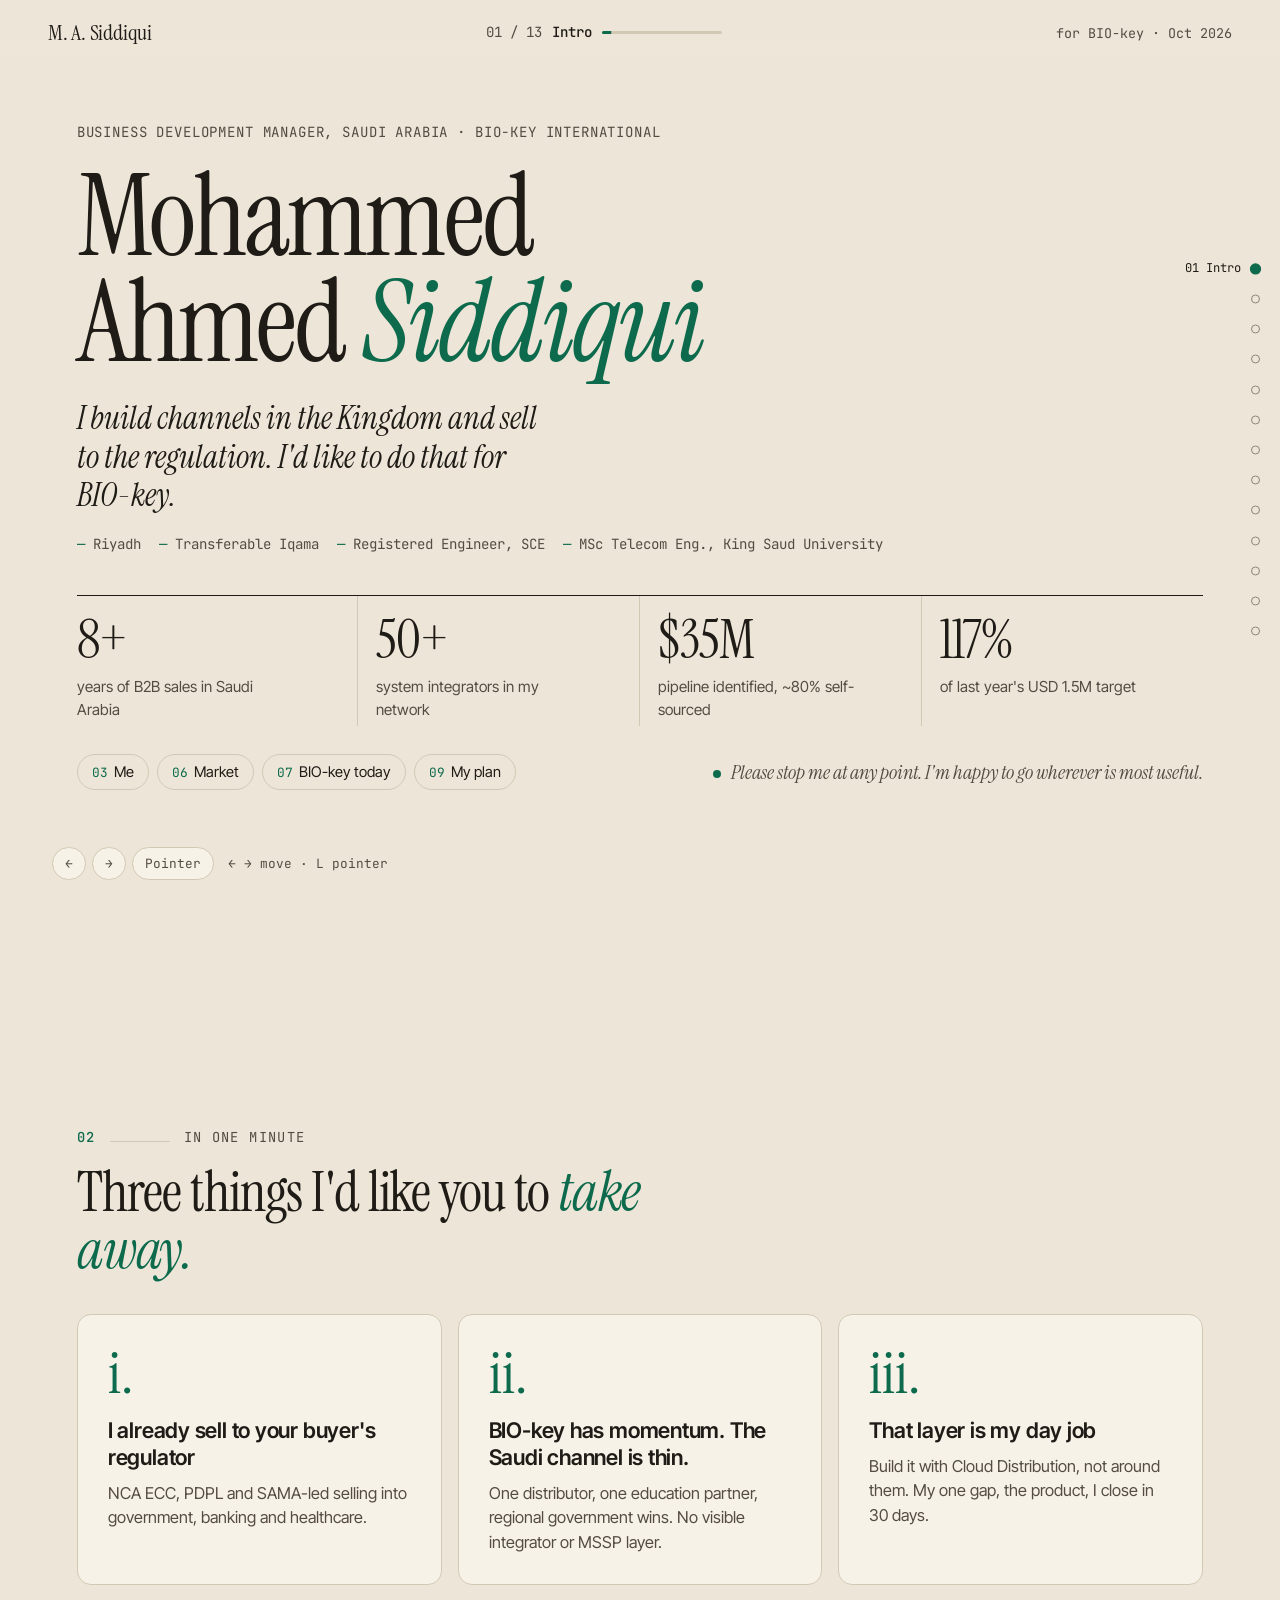
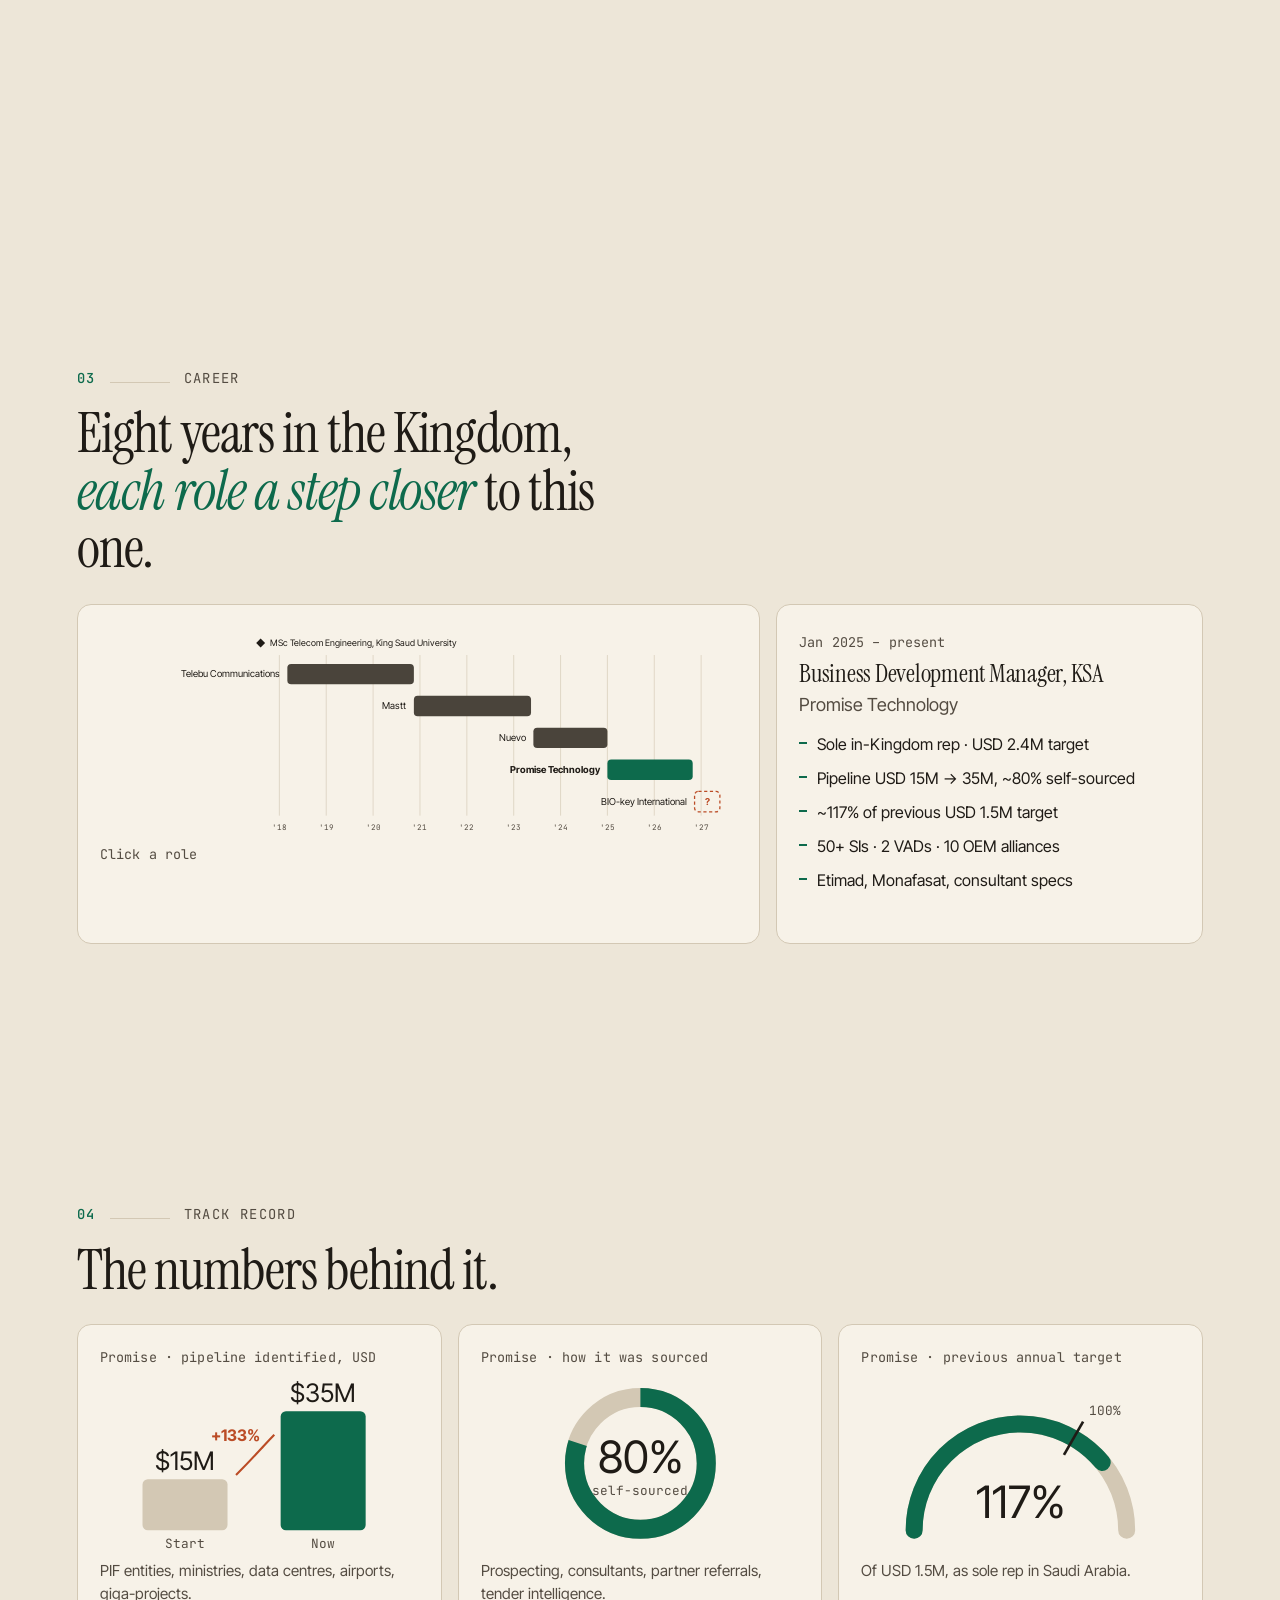
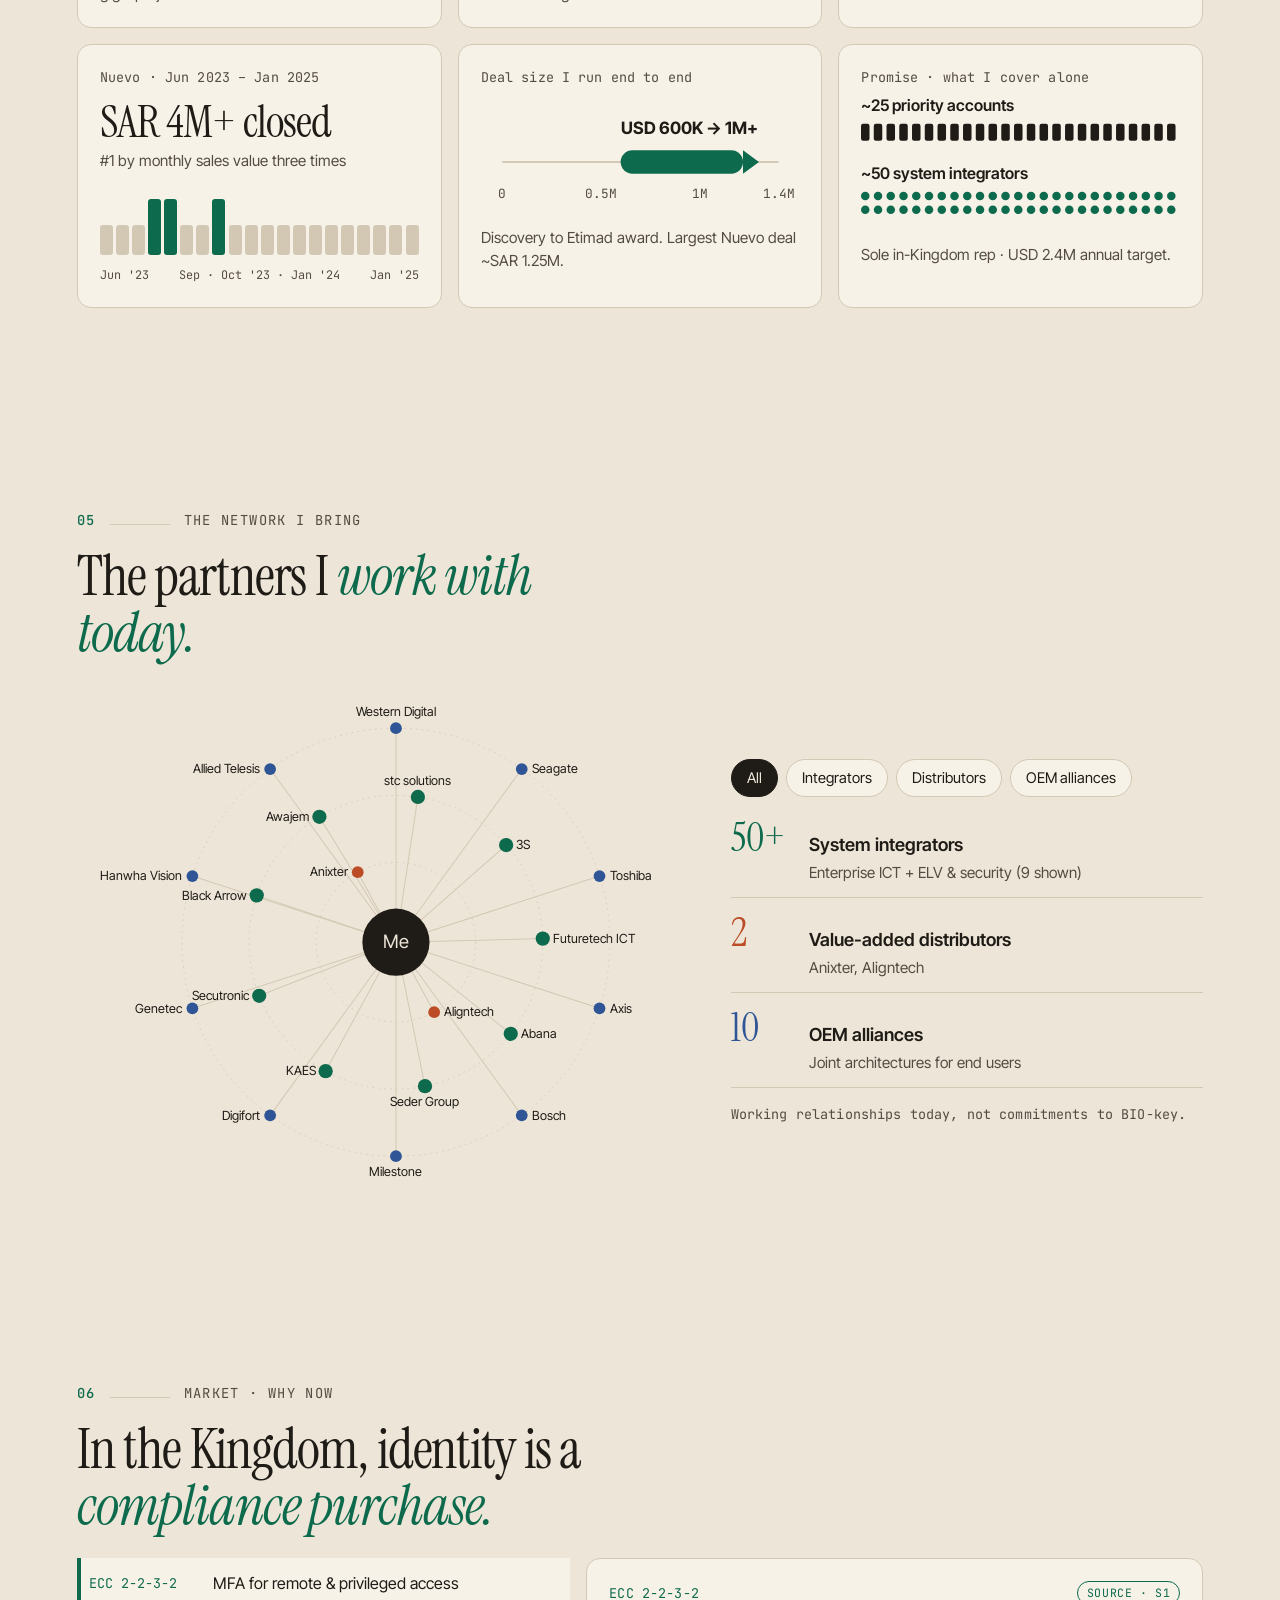
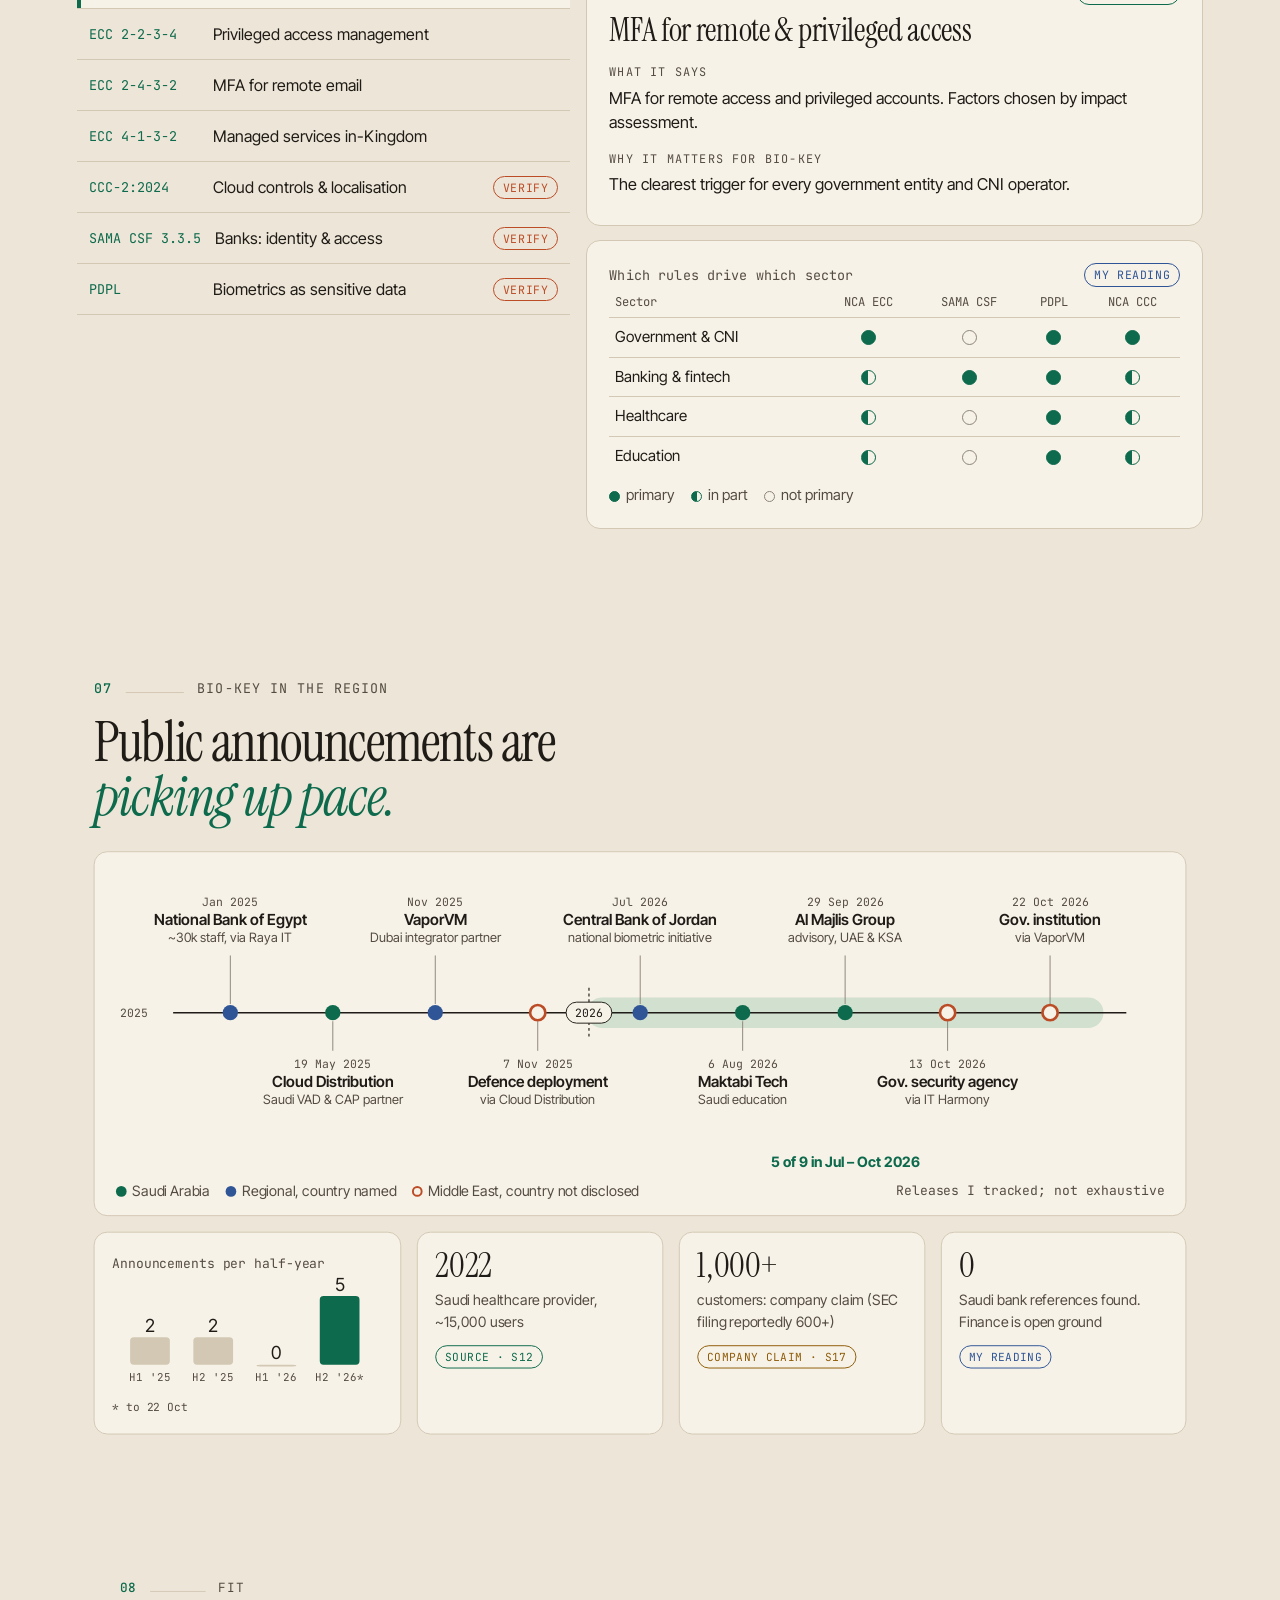
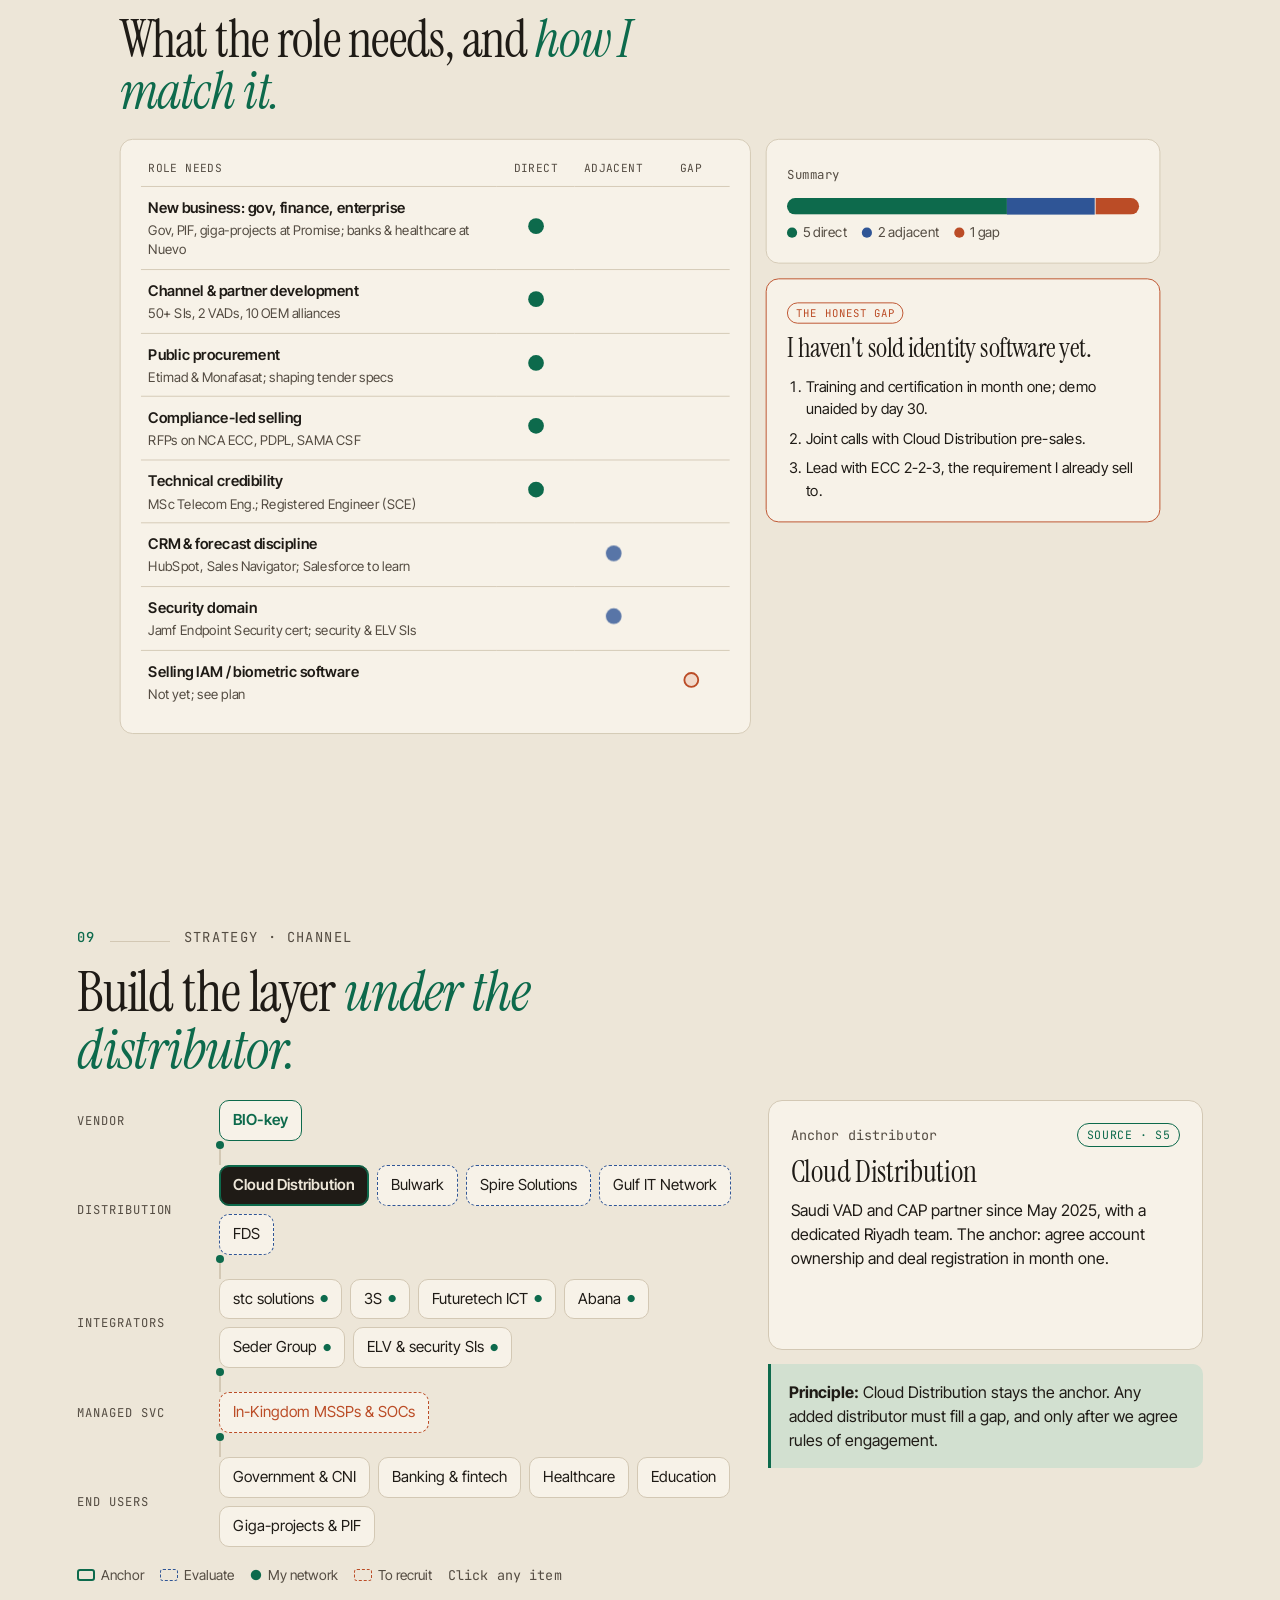
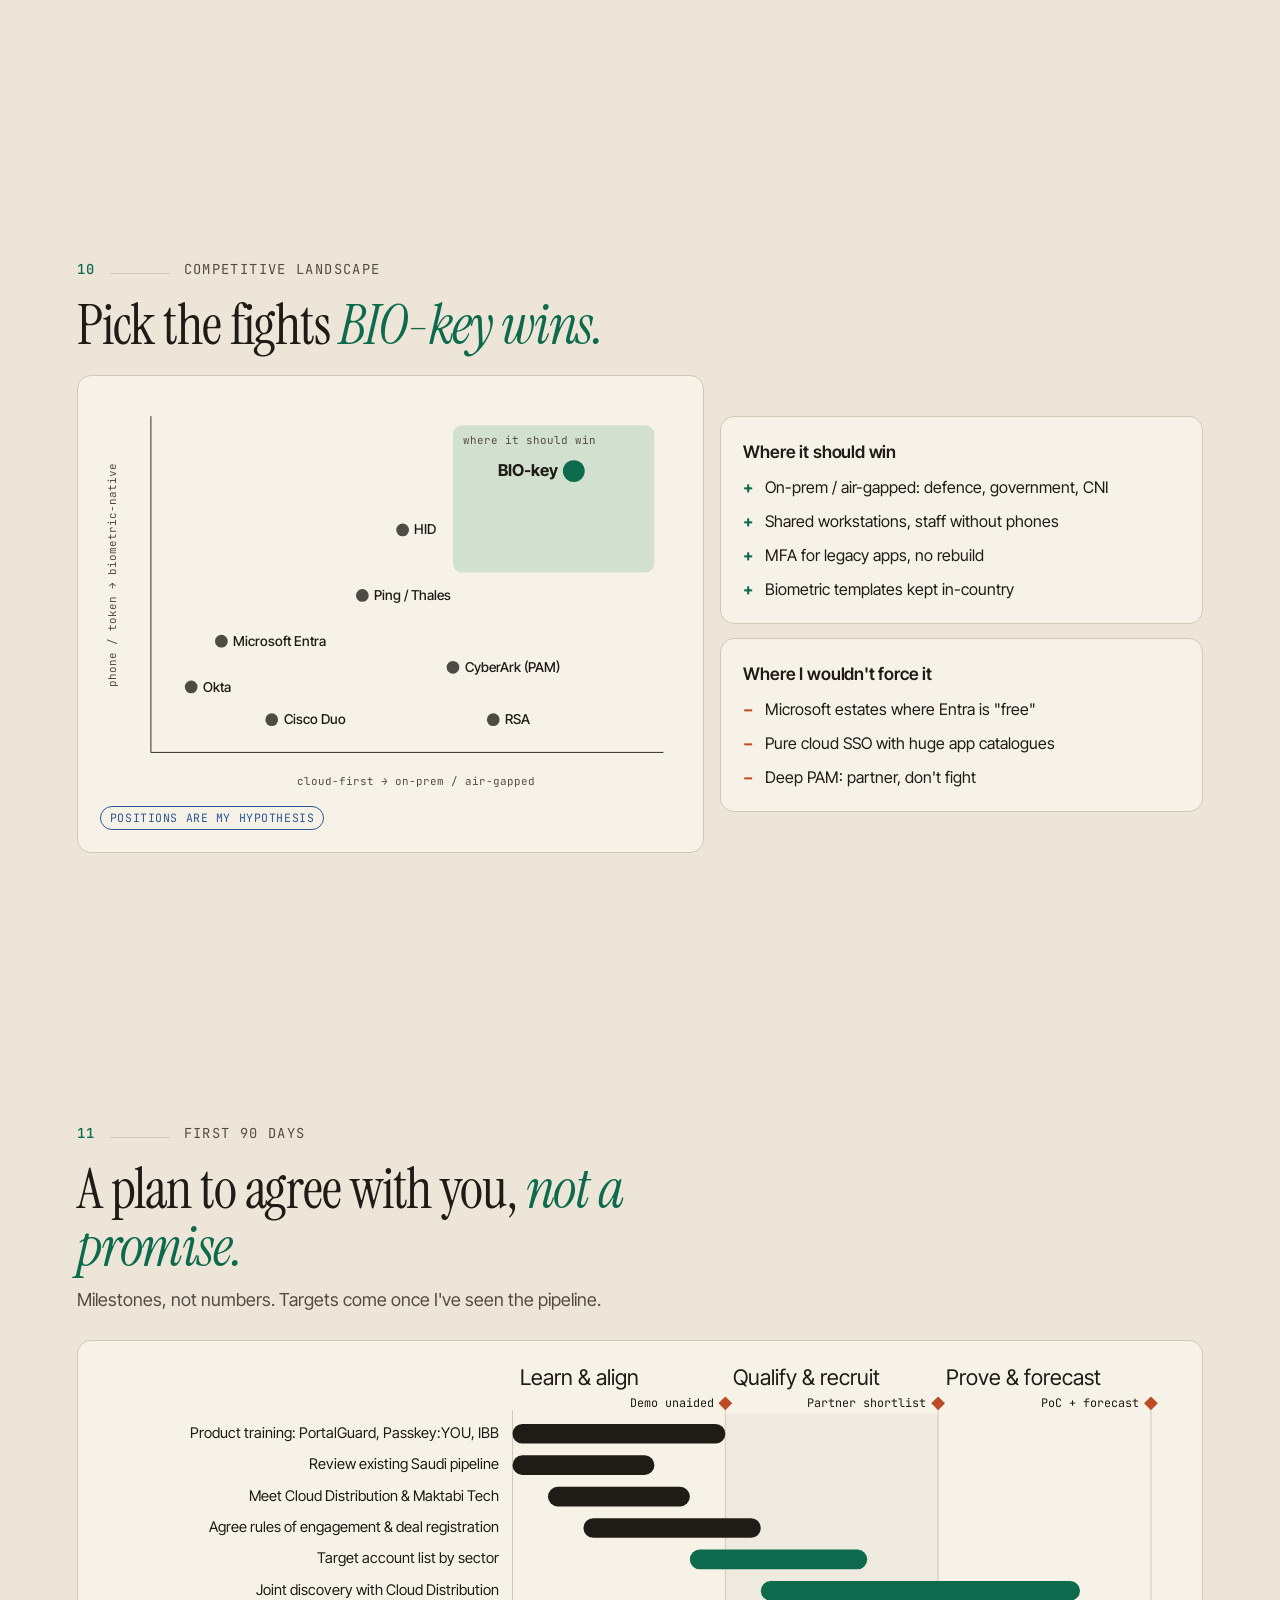
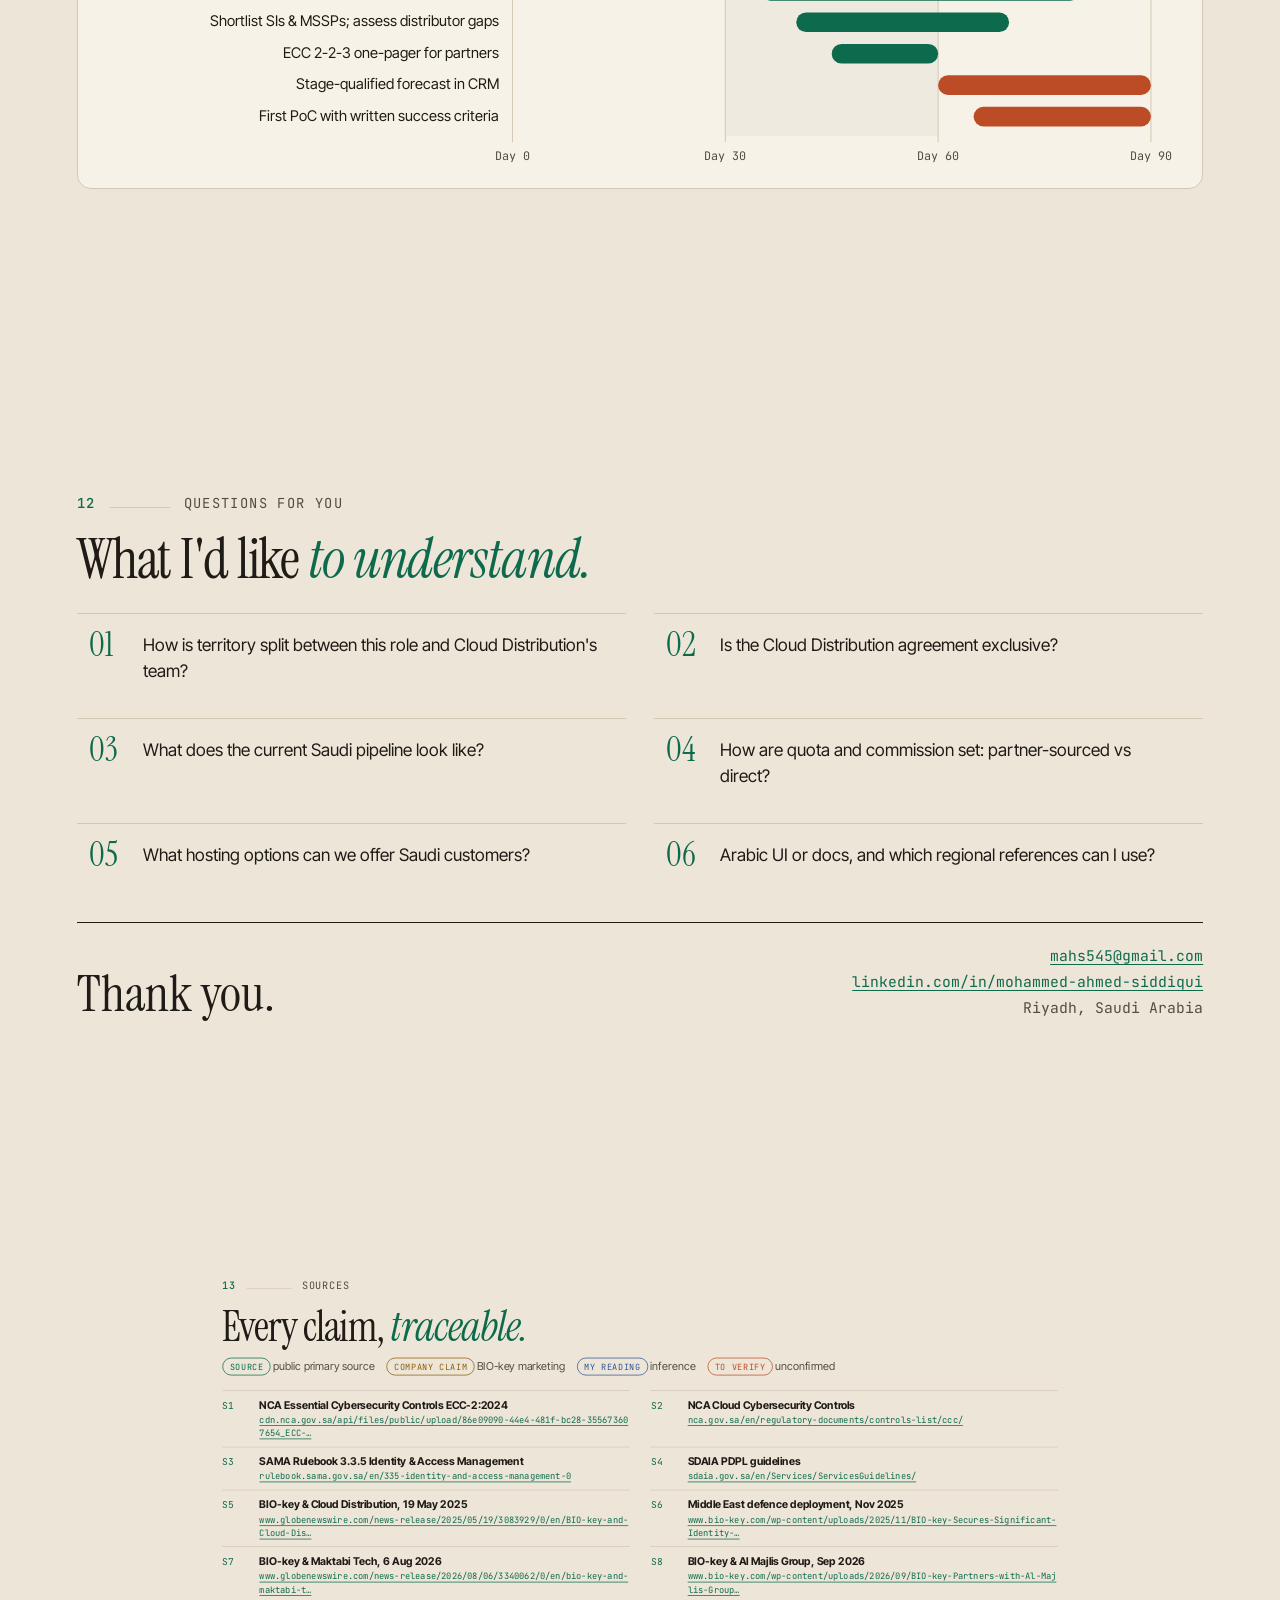
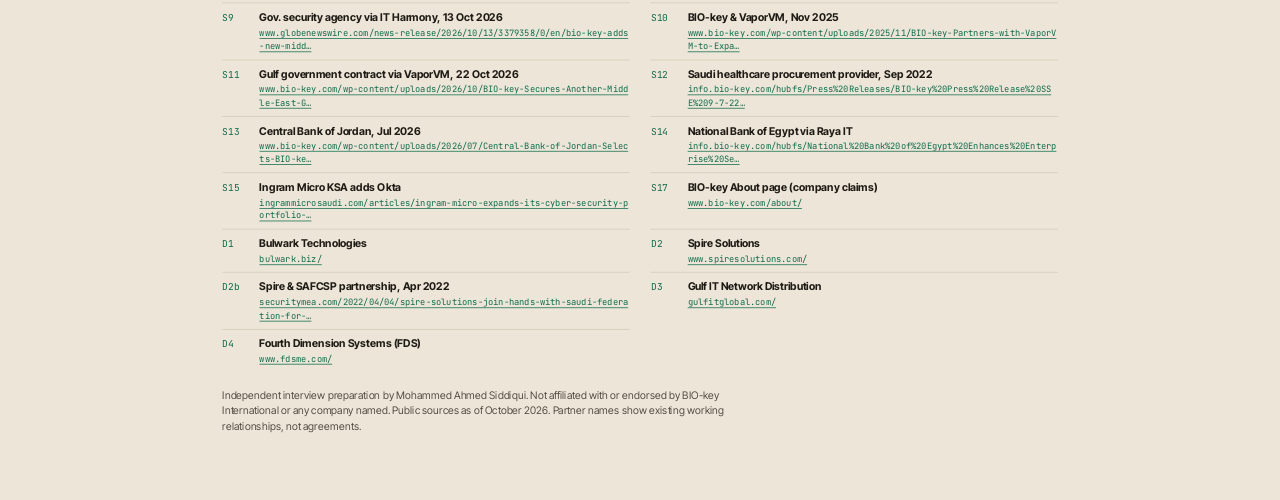
<file: bio-key/index.html>
<!doctype html>
<html lang="en">
<head>
<meta charset="utf-8">
<meta name="viewport" content="width=device-width,initial-scale=1">
<meta name="robots" content="noindex, nofollow">
<title>Mohammed Ahmed Siddiqui · BIO-key, Saudi Arabia</title>
<link rel="preconnect" href="https://fonts.googleapis.com">
<link rel="preconnect" href="https://fonts.gstatic.com" crossorigin>
<link href="https://fonts.googleapis.com/css2?family=Instrument+Serif:ital@0;1&family=Inter+Tight:wght@400;500;600;700&family=JetBrains+Mono:wght@400;500&display=swap" rel="stylesheet">
<style>
:root{
 --paper:#EDE6D8;--card:#F7F2E8;--ink:#1F1B16;--mut:#544C42;--faint:#8C8478;--rule:#D3C8B4;
 --acc:#0D6A4C;--acc-soft:#D2E0D0;--hot:#BB4C26;--hot-soft:#F1DACB;--blue:#2F5596;--amber:#8E5C08;--bar:#4A443B;
 --serif:"Instrument Serif",Georgia,"Times New Roman",serif;
 --sans:"Inter Tight",-apple-system,BlinkMacSystemFont,"Segoe UI",Roboto,Arial,sans-serif;
 --mono:"JetBrains Mono",ui-monospace,Menlo,Consolas,monospace;
 --ease:cubic-bezier(.16,1,.3,1);
}
*{box-sizing:border-box;margin:0;padding:0}
html{background:var(--paper);scroll-behavior:smooth;scroll-snap-type:y proximity}
body{font-family:var(--sans);font-size:18px;line-height:1.5;color:var(--ink);background:var(--paper);-webkit-font-smoothing:antialiased;overflow-x:hidden}
a{color:var(--acc);text-underline-offset:3px}
button{font:inherit;color:inherit}
:focus-visible{outline:2px solid var(--hot);outline-offset:3px;border-radius:6px}
::selection{background:var(--acc-soft)}

/* chrome */
.topbar{position:fixed;top:0;left:0;right:0;z-index:30;display:flex;align-items:center;justify-content:space-between;padding:16px clamp(18px,4vw,48px);background:linear-gradient(var(--paper) 60%,rgba(237,230,216,0));pointer-events:none}
.topbar>*{pointer-events:auto}
.brand{font-family:var(--serif);font-size:1.4rem;letter-spacing:-.01em}
.where{font-family:var(--mono);font-size:.88rem;color:var(--mut);display:flex;gap:10px;align-items:center}
.where b{color:var(--ink);font-weight:500}
.where .pbar{display:inline-block;width:120px;height:3px;background:var(--rule);position:relative;overflow:hidden;border-radius:2px}
.where .pbar i{position:absolute;left:0;top:0;bottom:0;width:100%;background:var(--acc);transform-origin:left;transform:scaleX(0);transition:transform .7s var(--ease)}
.for{font-family:var(--mono);font-size:.84rem;color:var(--mut)}
@media(max-width:760px){.for,.where .pbar{display:none}}
.rail{position:fixed;right:clamp(10px,1.6vw,22px);top:50%;transform:translateY(-50%);z-index:30;display:flex;flex-direction:column;gap:6px}
.rail button{display:flex;align-items:center;justify-content:flex-end;gap:10px;background:none;border:0;cursor:pointer;padding:3px 0}
.rail span{font-family:var(--mono);font-size:.76rem;color:var(--mut);opacity:0;transform:translateX(6px);transition:opacity .35s var(--ease),transform .35s var(--ease);white-space:nowrap}
.rail i{width:9px;height:9px;border-radius:50%;border:1.5px solid var(--faint);transition:all .35s var(--ease)}
.rail button:hover span,.rail button[aria-current=true] span{opacity:1;transform:none}
.rail button[aria-current=true] i{background:var(--acc);border-color:var(--acc);transform:scale(1.25)}
.rail button[aria-current=true] span{color:var(--ink)}
@media(max-width:900px){.rail{display:none}}
.ctrl{position:fixed;left:clamp(18px,4vw,48px);bottom:16px;z-index:30;display:flex;gap:6px;align-items:center;font-family:var(--mono);font-size:.8rem;color:var(--mut);background:var(--paper);padding:4px 10px 4px 4px;border-radius:99px}
.ctrl button{background:var(--card);border:1px solid var(--rule);border-radius:99px;padding:6px 12px;cursor:pointer;transition:transform .3s var(--ease),border-color .2s}
.ctrl button:hover{border-color:var(--ink);transform:translateY(-2px)}
.ctrl button[aria-pressed=true]{background:var(--hot);color:var(--card);border-color:var(--hot)}
.ctrl .k{margin-left:8px}
@media(max-width:760px){.ctrl .k,.ctrl .opt{display:none}}
#laser{position:fixed;left:0;top:0;width:22px;height:22px;margin:-11px 0 0 -11px;border-radius:50%;background:rgba(187,76,38,.92);box-shadow:0 0 0 6px rgba(187,76,38,.2),0 0 24px rgba(187,76,38,.55);pointer-events:none;z-index:50;display:none;will-change:transform}
body.laser #laser{display:block}
body.laser{cursor:none}
.ripple{position:fixed;width:16px;height:16px;margin:-8px 0 0 -8px;border:2px solid var(--hot);border-radius:50%;pointer-events:none;z-index:49;animation:rip .7s var(--ease) forwards}
@keyframes rip{to{transform:scale(5);opacity:0}}

/* layout */
section{min-height:100vh;scroll-snap-align:start;display:flex;align-items:center;padding:96px clamp(20px,6vw,96px) 84px;position:relative}
.wrap{width:100%;max-width:1240px;margin:0 auto;transform-origin:center center}
@media(min-width:900px) and (min-height:600px){
 html{scroll-snap-type:y mandatory}
 section{height:100vh;min-height:0;overflow:hidden;padding:78px clamp(48px,6vw,110px) 66px}
}
.sh{display:flex;align-items:baseline;gap:14px;font-family:var(--mono);font-size:.86rem;color:var(--mut);margin-bottom:16px;text-transform:uppercase;letter-spacing:.1em}
.sh .no{color:var(--acc);font-weight:500}
.sh .ln{flex:0 0 60px;height:1px;background:var(--rule);transform-origin:left}
h1{font-family:var(--serif);font-weight:400;font-size:clamp(3.4rem,9vw,8.2rem);line-height:.92;letter-spacing:-.025em}
h2{font-family:var(--serif);font-weight:400;font-size:clamp(2.4rem,4.4vw,4rem);line-height:1.02;letter-spacing:-.02em;max-width:22ch}
h2 em,h1 em{font-style:italic;color:var(--acc)}
h3{font-size:1.08rem;font-weight:600;letter-spacing:-.01em}
.lede{font-size:clamp(1.05rem,1.4vw,1.22rem);color:var(--mut);max-width:58ch;margin-top:12px}
.card{background:var(--card);border:1px solid var(--rule);border-radius:14px;padding:22px}
.mono{font-family:var(--mono);font-size:.84rem;color:var(--mut);letter-spacing:.01em}
.tag{display:inline-block;font-family:var(--mono);font-size:.72rem;letter-spacing:.05em;text-transform:uppercase;padding:2px 9px;border-radius:99px;border:1px solid currentColor;white-space:nowrap;vertical-align:middle}
.t-source{color:var(--acc)}.t-claim{color:var(--amber)}.t-inference{color:var(--blue)}.t-verify{color:var(--hot)}.t-cv{color:var(--ink)}
.grid{display:grid;gap:16px}
.mt{margin-top:26px}
svg{display:block;width:100%;height:auto;overflow:visible}
svg text{font-family:var(--sans);fill:var(--ink)}
svg .m{font-family:var(--mono);fill:var(--mut);font-size:12px}

/* motion */
.r{opacity:0;transform:translateY(22px);transition:opacity .8s var(--ease),transform 1s var(--ease);transition-delay:calc(var(--d,0) * 75ms)}
.in .r{opacity:1;transform:none}
.in .sh .ln{animation:ln 1s var(--ease) both}
@keyframes ln{from{transform:scaleX(0)}}
.gx{transform:scaleX(0);transform-box:fill-box;transform-origin:left center;transition:transform 1.1s var(--ease);transition-delay:calc(var(--d,0) * 70ms + 250ms)}
.gy{transform:scaleY(0);transform-box:fill-box;transform-origin:center bottom;transition:transform 1.2s var(--ease);transition-delay:calc(var(--d,0) * 120ms + 250ms)}
.in .gx,.in .gy{transform:none}
.pop{opacity:0;transform:scale(.3);transform-box:fill-box;transform-origin:center;transition:opacity .5s ease,transform .8s var(--ease);transition-delay:calc(var(--d,0) * 60ms + 200ms)}
.in .pop{opacity:1;transform:none}
.drw{stroke-dasharray:100;stroke-dashoffset:100;transition:stroke-dashoffset 1.6s var(--ease);transition-delay:calc(var(--d,0) * 60ms + 150ms)}
.in .drw{stroke-dashoffset:var(--to,0)}
.swap{animation:sw .45s var(--ease)}
@keyframes sw{from{opacity:0;transform:translateY(6px)}}
@media(prefers-reduced-motion:reduce){html{scroll-behavior:auto}.r,.gx,.gy,.pop,.drw{transition:none!important}.r,.pop{opacity:1;transform:none}.gx,.gy{transform:none}.drw{stroke-dashoffset:var(--to,0)}.flow i,.swap{animation:none!important}}

/* hero */
.hero .kick{font-family:var(--mono);font-size:.88rem;color:var(--mut);letter-spacing:.06em;text-transform:uppercase}
.hero h1{margin-top:20px}
.hero .say{font-family:var(--serif);font-style:italic;font-size:clamp(1.5rem,2.5vw,2.1rem);line-height:1.2;margin-top:24px;max-width:32ch}
.hero .facts{display:flex;flex-wrap:wrap;gap:8px 18px;margin-top:20px;font-family:var(--mono);font-size:.88rem;color:var(--mut)}
.hero .facts span::before{content:"— ";color:var(--acc)}
.stats{display:grid;grid-template-columns:repeat(4,1fr);border-top:1.5px solid var(--ink);margin-top:40px}
.stat{padding:18px 18px 4px 0;border-right:1px solid var(--rule)}
.stat:last-child{border-right:0}
.stat+.stat{padding-left:18px}
.stat b{display:block;font-family:var(--serif);font-weight:400;font-size:clamp(2.4rem,4.2vw,3.7rem);line-height:1;letter-spacing:-.02em}
.stat span{display:block;font-size:.95rem;color:var(--mut);margin-top:8px;max-width:22ch}
@media(max-width:760px){.stats{grid-template-columns:1fr 1fr}.stat:nth-child(2){border-right:0}.stat:nth-child(3){padding-left:0}}
.hfoot{display:flex;flex-wrap:wrap;align-items:center;justify-content:space-between;gap:16px;margin-top:28px}
.toc{display:flex;flex-wrap:wrap;gap:8px}
.toc button{background:none;border:1px solid var(--rule);border-radius:99px;padding:6px 14px;font-size:.92rem;cursor:pointer;transition:border-color .3s,color .3s,transform .3s var(--ease)}
.toc button:hover{border-color:var(--acc);color:var(--acc);transform:translateY(-2px)}
.toc button b{font-family:var(--mono);font-weight:400;color:var(--acc);margin-right:6px;font-size:.8rem}
.stop{font-family:var(--serif);font-style:italic;font-size:1.25rem;color:var(--mut)}
.stop::before{content:"";display:inline-block;width:8px;height:8px;border-radius:50%;background:var(--acc);margin-right:10px;vertical-align:middle;animation:pulse 2.4s ease-in-out infinite}
@keyframes pulse{50%{opacity:.25}}

/* brief */
.brief{grid-template-columns:repeat(3,1fr);margin-top:36px}
.brief .card{padding:30px;transition:transform .5s var(--ease),box-shadow .5s var(--ease)}
.brief .card:hover{transform:translateY(-6px);box-shadow:0 22px 40px -28px rgba(31,27,22,.4)}
.brief .n{font-family:var(--serif);font-size:3.6rem;line-height:1;color:var(--acc)}
.brief h3{margin-top:14px;font-size:1.35rem;line-height:1.25}
.brief p{color:var(--mut);margin-top:10px;font-size:1.02rem}
@media(max-width:900px){.brief{grid-template-columns:1fr}}

/* career */
.career{grid-template-columns:1.6fr 1fr;align-items:stretch;margin-top:28px}
@media(max-width:960px){.career{grid-template-columns:1fr}}
.role{cursor:pointer}
.role rect.b{transition:fill .3s}
.role:hover rect.b{fill:#2E7A5E}
.role.sel rect.b{fill:var(--acc)}
.role.sel text.l{font-weight:700}
.panel{min-height:340px}
.panel h3{font-size:1.55rem;font-family:var(--serif);font-weight:400;letter-spacing:-.01em;line-height:1.15}
.panel ul{list-style:none;margin-top:14px;display:flex;flex-direction:column;gap:10px}
.panel li{padding-left:18px;position:relative;font-size:1rem}
.panel li::before{content:"";position:absolute;left:0;top:.65em;width:8px;height:2px;background:var(--acc)}

/* record */
.rec{grid-template-columns:repeat(3,1fr);margin-top:26px}
.rec .card{display:flex;flex-direction:column;gap:6px}
.rec .big{font-family:var(--serif);font-size:2.8rem;line-height:1;letter-spacing:-.02em;margin-top:6px}
.rec .cap{font-size:.95rem;color:var(--mut)}
@media(max-width:960px){.rec{grid-template-columns:1fr 1fr}}
@media(max-width:620px){.rec{grid-template-columns:1fr}}
.months{display:grid;grid-template-columns:repeat(20,1fr);gap:3px;margin-top:18px;align-items:end;height:58px}
.months i{display:block;height:30px;border-radius:3px;background:var(--rule);transform-origin:bottom}
.months i.best{background:var(--acc);height:56px}
.in .months i{animation:mb .7s var(--ease) both;animation-delay:calc(var(--d) * 35ms + 300ms)}
@keyframes mb{from{transform:scaleY(0)}}
.mlab{display:flex;justify-content:space-between;font-family:var(--mono);font-size:.74rem;color:var(--mut);margin-top:6px}

/* network */
.netw{grid-template-columns:1.35fr 1fr;align-items:center;margin-top:20px}
@media(max-width:960px){.netw{grid-template-columns:1fr}}
.filters{display:flex;flex-wrap:wrap;gap:8px}
.filters button{background:var(--card);border:1px solid var(--rule);border-radius:99px;padding:7px 15px;cursor:pointer;font-size:.92rem;transition:background .3s,color .3s,border-color .3s}
.filters button[aria-pressed=true]{background:var(--ink);color:var(--paper);border-color:var(--ink)}
.nn{transition:opacity .35s}
.nn circle{transition:transform .4s var(--ease);transform-box:fill-box;transform-origin:center}
.nn:hover circle{transform:scale(1.5)}
.nl{stroke:var(--rule);stroke-width:1.2;transition:opacity .35s,stroke .35s}
.fade{opacity:.12}
.groups{display:flex;flex-direction:column;gap:14px;margin-top:20px}
.groups .g{display:flex;align-items:baseline;border-bottom:1px solid var(--rule);padding-bottom:12px;cursor:pointer}
.groups .g b{font-family:var(--serif);font-size:2.5rem;font-weight:400;line-height:1;margin-right:14px;min-width:64px}
.groups .g span{color:var(--mut);font-size:.95rem}

/* market */
.mkt{grid-template-columns:1fr 1.25fr;margin-top:24px;align-items:start}
@media(max-width:960px){.mkt{grid-template-columns:1fr}}
.ctl{display:flex;flex-direction:column}
.ctl button{display:flex;align-items:center;gap:14px;text-align:left;background:none;border:0;border-bottom:1px solid var(--rule);padding:13px 12px;cursor:pointer;transition:background-color .25s,box-shadow .25s}
.ctl button:hover{background:rgba(247,242,232,.6)}
.ctl button[aria-pressed=true]{background:var(--card);box-shadow:inset 4px 0 0 var(--acc)}
.ctl .code{font-family:var(--mono);font-size:.84rem;color:var(--acc);min-width:110px}
.ctl .nm{font-size:1rem;flex:1}
.ctlD{height:268px;overflow:hidden}
.ctlD h3{font-family:var(--serif);font-weight:400;font-size:2rem;line-height:1.1;margin-top:8px}
.ctlD .lab{font-family:var(--mono);font-size:.74rem;text-transform:uppercase;letter-spacing:.1em;color:var(--mut);margin-top:16px}
.ctlD p{margin-top:4px;font-size:1.02rem}
.heat{margin-top:14px}
.heat table{width:100%;border-collapse:collapse;font-size:.95rem}
.heat th{font-family:var(--mono);font-weight:400;font-size:.76rem;color:var(--mut);text-align:center;padding:6px}
.heat th:first-child{text-align:left}
.heat td{padding:8px 6px;border-top:1px solid var(--rule);text-align:center}
.heat td:first-child{text-align:left}
.dot{display:inline-block;width:15px;height:15px;border-radius:50%;border:1.5px solid var(--acc);vertical-align:middle}
.dot.f{background:var(--acc)}.dot.h{background:linear-gradient(90deg,var(--acc) 50%,transparent 50%)}.dot.o{border-color:var(--faint)}

/* bk */
.bkrow{grid-template-columns:1.25fr 1fr 1fr 1fr;margin-top:16px}
@media(max-width:960px){.bkrow{grid-template-columns:1fr 1fr}}
.bkrow .card{padding:16px 18px}
.bkrow b{display:block;font-family:var(--serif);font-weight:400;font-size:2.2rem;line-height:1.05}
.bkrow .ds{display:block;font-size:.92rem;color:var(--mut);margin:6px 0 10px}
.legend{display:flex;flex-wrap:wrap;gap:16px;font-size:.92rem;color:var(--mut);margin-top:8px}
.legend i{display:inline-block;width:11px;height:11px;border-radius:50%;margin-right:6px;vertical-align:middle}
.ev .evn{transition:fill .2s}
.ev:hover .evn{fill:var(--acc)}

/* fit */
.fitw{grid-template-columns:1.6fr 1fr;margin-top:22px;align-items:start}
@media(max-width:960px){.fitw{grid-template-columns:1fr}}
.fm{width:100%;border-collapse:collapse}
.fm th{font-family:var(--mono);font-weight:400;font-size:.76rem;color:var(--mut);text-transform:uppercase;letter-spacing:.08em;padding:0 8px 10px;text-align:center}
.fm th:first-child{text-align:left}
.fm td{border-top:1px solid var(--rule);padding:10px 8px;vertical-align:middle}
.fm td.c{text-align:center;width:84px}
.fm .need{font-size:1rem;font-weight:600}
.fm .ev2{font-size:.9rem;color:var(--mut);margin-top:2px}
.fm tr{transition:background-color .25s}
.fm tr:hover{background:rgba(237,230,216,.6)}
.fdot{display:inline-block;width:17px;height:17px;border-radius:50%}
.fdot.d{background:var(--acc)}.fdot.a{background:var(--blue);opacity:.8}.fdot.g{border:2px solid var(--hot);background:var(--hot-soft)}
.stack{display:flex;height:18px;border-radius:99px;overflow:hidden;margin:14px 0 8px}
.stack i{display:block;height:100%;transform-origin:left}
.in .stack i{animation:gxk 1.2s var(--ease) both;animation-delay:calc(var(--d) * 150ms + 300ms)}
@keyframes gxk{from{transform:scaleX(0)}}
.gapc{border:1.5px solid var(--hot)}
.gapc h3{font-family:var(--serif);font-weight:400;font-size:1.8rem;line-height:1.1}
.gapc ol{margin:14px 0 0 20px;display:flex;flex-direction:column;gap:8px;font-size:1rem}

/* channel */
.chw{grid-template-columns:1.55fr 1fr;margin-top:22px;align-items:start}
@media(max-width:960px){.chw{grid-template-columns:1fr}}
.tier{display:grid;grid-template-columns:128px 1fr;gap:14px;align-items:center}
.tier .tn{font-family:var(--mono);font-size:.76rem;text-transform:uppercase;letter-spacing:.08em;color:var(--mut)}
.chips{display:flex;flex-wrap:wrap;gap:8px}
.chip{background:var(--card);border:1px solid var(--rule);border-radius:10px;padding:8px 13px;font-size:.95rem;cursor:pointer;transition:transform .35s var(--ease),border-color .25s,background-color .25s,color .25s;text-align:left}
.chip:hover{transform:translateY(-3px);border-color:var(--ink)}
.chip[aria-pressed=true]{background:var(--ink);color:var(--paper);border-color:var(--ink)}
.chip.k-core{border-color:var(--acc);color:var(--acc);font-weight:600}
.chip.k-anchor{border-color:var(--acc);box-shadow:inset 0 0 0 1px var(--acc);font-weight:600}
.chip.k-eval{border-style:dashed;border-color:var(--blue)}
.chip.k-gap{border-style:dashed;border-color:var(--hot);color:var(--hot)}
.chip.k-mine::after{content:"●";color:var(--acc);font-size:.6rem;margin-left:6px;vertical-align:middle}
.chip[aria-pressed=true].k-gap,.chip[aria-pressed=true].k-core{color:var(--paper)}
.flow{height:24px;margin-left:142px;position:relative;width:2px;background:var(--rule)}
.flow i{position:absolute;left:-3px;top:0;width:8px;height:8px;border-radius:50%;background:var(--acc);animation:fl 2.4s linear infinite}
@keyframes fl{from{transform:translateY(-4px);opacity:0}20%{opacity:1}80%{opacity:1}to{transform:translateY(20px);opacity:0}}
@media(max-width:620px){.tier{grid-template-columns:1fr}.flow{margin-left:10px}}
.chD{height:250px;overflow:hidden}
.chD h3{font-family:var(--serif);font-weight:400;font-size:1.9rem;line-height:1.1;margin-top:8px}
.chD p{margin-top:10px;font-size:1rem}
.prin{margin-top:14px;padding:16px 18px;border-left:3px solid var(--acc);background:var(--acc-soft);border-radius:0 10px 10px 0;font-size:1rem}
.keyline{display:flex;flex-wrap:wrap;gap:16px;font-size:.86rem;color:var(--mut);margin-top:18px}
.keyline span{display:inline-flex;align-items:center;gap:6px}
.keyline i{display:inline-block;width:18px;height:12px;border-radius:3px}

/* compete */
.cmpw{grid-template-columns:1.3fr 1fr;margin-top:22px;align-items:center}
@media(max-width:960px){.cmpw{grid-template-columns:1fr}}
.cp circle{transition:transform .4s var(--ease);transform-box:fill-box;transform-origin:center}
.cp:hover circle{transform:scale(1.6)}
.wl{list-style:none;display:flex;flex-direction:column;gap:10px;margin-top:10px}
.wl li{font-size:1rem;padding-left:22px;position:relative}
.wl li::before{content:"+";position:absolute;left:0;color:var(--acc);font-weight:700}
.wl.neg li::before{content:"−";color:var(--hot)}

/* questions */
.qs{grid-template-columns:1fr 1fr;margin-top:26px;counter-reset:q;column-gap:28px}
@media(max-width:900px){.qs{grid-template-columns:1fr}}
.q{padding:18px 20px 18px 66px;position:relative;font-size:1.08rem;border-top:1px solid var(--rule)}
.q::before{counter-increment:q;content:counter(q,decimal-leading-zero);position:absolute;left:12px;top:14px;font-family:var(--serif);font-size:2.1rem;line-height:1;color:var(--acc)}
.close{margin-top:36px;display:flex;flex-wrap:wrap;justify-content:space-between;align-items:end;gap:20px;border-top:1.5px solid var(--ink);padding-top:22px}
.close .thx{font-family:var(--serif);font-size:clamp(2.2rem,4vw,3.4rem);line-height:1}
.close .ct{font-family:var(--mono);font-size:.92rem;display:flex;flex-direction:column;gap:4px;text-align:right}

/* sources */
.srcs{grid-template-columns:repeat(auto-fit,minmax(360px,1fr));margin-top:20px;gap:0 28px}
.src{border-top:1px solid var(--rule);padding:8px 0;font-size:.9rem;display:grid;grid-template-columns:44px 1fr;gap:6px}
.src .id{font-family:var(--mono);color:var(--acc);font-size:.8rem;padding-top:2px}
.src a{display:block;font-family:var(--mono);font-size:.74rem;word-break:break-all;margin-top:2px}
.disc{margin-top:20px;font-size:.88rem;color:var(--mut);max-width:90ch}

/* print */
@media print{
 @page{size:A4 landscape;margin:10mm}
 .topbar,.rail,.ctrl,#laser{display:none!important}
 html{scroll-snap-type:none}
 section{height:auto!important;min-height:auto;overflow:visible!important;break-after:page;padding:10mm 0}
 .wrap{transform:none!important}
 .r,.pop{opacity:1!important;transform:none!important}.gx,.gy{transform:none!important}.drw{stroke-dashoffset:var(--to,0)!important}
 .flow i{display:none}
}
</style>
</head>
<body>
<header class="topbar">
 <div class="brand">M. A. Siddiqui</div>
 <div class="where" aria-live="polite"><span id="wNo">01</span><b id="wName">Intro</b><span class="pbar"><i id="wBar"></i></span></div>
 <div class="for">for BIO-key · Oct 2026</div>
</header>
<nav class="rail" id="rail" aria-label="Sections"></nav>
<div class="ctrl" id="ctrl">
 <button type="button" id="prev" aria-label="Previous section">←</button>
 <button type="button" id="next" aria-label="Next section">→</button>
 <button type="button" class="opt" id="laserBtn" aria-pressed="false">Pointer</button>
 <span class="k">← → move · L pointer</span>
</div>
<div id="laser" aria-hidden="true"></div>

<main>
<!-- 01 HERO -->
<section id="s-intro" data-name="Intro" class="hero">
 <div class="wrap">
  <p class="kick r">Business Development Manager, Saudi Arabia · BIO-key International</p>
  <h1 class="r" style="--d:1">Mohammed<br>Ahmed <em>Siddiqui</em></h1>
  <p class="say r" style="--d:2">I build channels in the Kingdom and sell to the regulation. I'd like to do that for BIO-key.</p>
  <div class="facts r" style="--d:3"><span>Riyadh</span><span>Transferable Iqama</span><span>Registered Engineer, SCE</span><span>MSc Telecom Eng., King Saud University</span></div>
  <div class="stats r" style="--d:4">
   <div class="stat"><b data-count="8" data-suffix="+">0</b><span>years of B2B sales in Saudi Arabia</span></div>
   <div class="stat"><b data-count="50" data-suffix="+">0</b><span>system integrators in my network</span></div>
   <div class="stat"><b data-count="35" data-prefix="$" data-suffix="M">0</b><span>pipeline identified, ~80% self-sourced</span></div>
   <div class="stat"><b data-count="117" data-suffix="%">0</b><span>of last year's USD 1.5M target</span></div>
  </div>
  <div class="hfoot r" style="--d:6">
   <div class="toc" id="toc"></div>
   <div class="stop">Please stop me at any point. I'm happy to go wherever is most useful.</div>
  </div>
 </div>
</section>

<!-- 02 BRIEF -->
<section id="s-brief" data-name="In brief">
 <div class="wrap">
  <div class="sh r"><span class="no">02</span><span class="ln"></span><span>In one minute</span></div>
  <h2 class="r" style="--d:1">Three things I'd like you to <em>take away.</em></h2>
  <div class="grid brief">
   <div class="card r" style="--d:2"><div class="n">i.</div><h3>I already sell to your buyer's regulator</h3><p>NCA ECC, PDPL and SAMA-led selling into government, banking and healthcare.</p></div>
   <div class="card r" style="--d:3"><div class="n">ii.</div><h3>BIO-key has momentum. The Saudi channel is thin.</h3><p>One distributor, one education partner, regional government wins. No visible integrator or MSSP layer.</p></div>
   <div class="card r" style="--d:4"><div class="n">iii.</div><h3>That layer is my day job</h3><p>Build it with Cloud Distribution, not around them. My one gap, the product, I close in 30 days.</p></div>
  </div>
 </div>
</section>

<!-- 03 CAREER -->
<section id="s-career" data-name="Career">
 <div class="wrap">
  <div class="sh r"><span class="no">03</span><span class="ln"></span><span>Career</span></div>
  <h2 class="r" style="--d:1">Eight years in the Kingdom, <em>each role a step closer</em> to this one.</h2>
  <div class="grid career">
   <div class="card r" style="--d:2"><div id="careerChart"></div><p class="mono" style="margin-top:6px">Click a role</p></div>
   <div class="card panel r" style="--d:3" id="careerPanel" aria-live="polite"></div>
  </div>
 </div>
</section>

<!-- 04 RECORD -->
<section id="s-record" data-name="Track record">
 <div class="wrap">
  <div class="sh r"><span class="no">04</span><span class="ln"></span><span>Track record</span></div>
  <h2 class="r" style="--d:1">The numbers behind it.</h2>
  <div class="grid rec">
   <div class="card r" style="--d:2"><span class="mono">Promise · pipeline identified, USD</span><div id="pipeChart"></div><span class="cap">PIF entities, ministries, data centres, airports, giga-projects.</span></div>
   <div class="card r" style="--d:3"><span class="mono">Promise · how it was sourced</span><div id="donutChart"></div><span class="cap">Prospecting, consultants, partner referrals, tender intelligence.</span></div>
   <div class="card r" style="--d:4"><span class="mono">Promise · previous annual target</span><div id="gaugeChart"></div><span class="cap">Of USD 1.5M, as sole rep in Saudi Arabia.</span></div>
   <div class="card r" style="--d:5"><span class="mono">Nuevo · Jun 2023 – Jan 2025</span><div class="big">SAR 4M+ closed</div><span class="cap">#1 by monthly sales value three times</span><div class="months" id="months"></div><div class="mlab"><span>Jun '23</span><span>Sep · Oct '23 · Jan '24</span><span>Jan '25</span></div></div>
   <div class="card r" style="--d:6"><span class="mono">Deal size I run end to end</span><div id="dealChart"></div><span class="cap">Discovery to Etimad award. Largest Nuevo deal ~SAR 1.25M.</span></div>
   <div class="card r" style="--d:7"><span class="mono">Promise · what I cover alone</span><div id="covChart"></div><span class="cap">Sole in-Kingdom rep · USD 2.4M annual target.</span></div>
  </div>
 </div>
</section>

<!-- 05 NETWORK -->
<section id="s-network" data-name="Network">
 <div class="wrap">
  <div class="sh r"><span class="no">05</span><span class="ln"></span><span>The network I bring</span></div>
  <h2 class="r" style="--d:1">The partners I <em>work with today.</em></h2>
  <div class="grid netw">
   <div class="r" style="--d:2"><div id="netChart"></div></div>
   <div class="r" style="--d:3">
    <div class="filters" id="netFilters"></div>
    <div class="groups" id="netGroups"></div>
    <p class="mono" style="margin-top:16px">Working relationships today, not commitments to BIO-key.</p>
   </div>
  </div>
 </div>
</section>

<!-- 06 WHY NOW -->
<section id="s-why" data-name="Why now">
 <div class="wrap">
  <div class="sh r"><span class="no">06</span><span class="ln"></span><span>Market · why now</span></div>
  <h2 class="r" style="--d:1">In the Kingdom, identity is a <em>compliance purchase.</em></h2>
  <div class="grid mkt">
   <div class="ctl r" style="--d:2" id="ctlList" role="group" aria-label="Regulatory controls"></div>
   <div class="r" style="--d:3">
    <div class="card ctlD" id="ctlDetail" aria-live="polite"></div>
    <div class="card heat"><div style="display:flex;justify-content:space-between;align-items:center"><span class="mono">Which rules drive which sector</span><span class="tag t-inference">My reading</span></div><div id="heat"></div></div>
   </div>
  </div>
 </div>
</section>

<!-- 07 BIO-KEY -->
<section id="s-bk" data-name="BIO-key today">
 <div class="wrap">
  <div class="sh r"><span class="no">07</span><span class="ln"></span><span>BIO-key in the region</span></div>
  <h2 class="r" style="--d:1">Public announcements are <em>picking up pace.</em></h2>
  <div class="card r mt" style="--d:2;padding:18px 22px 14px"><div id="bkTimeline"></div>
   <div class="legend"><span><i style="background:var(--acc)"></i>Saudi Arabia</span><span><i style="background:var(--blue)"></i>Regional, country named</span><span><i style="background:var(--card);border:2px solid var(--hot)"></i>Middle East, country not disclosed</span><span style="margin-left:auto" class="mono">Releases I tracked; not exhaustive</span></div>
  </div>
  <div class="grid bkrow" id="bkRow"></div>
 </div>
</section>

<!-- 08 FIT -->
<section id="s-fit" data-name="Fit">
 <div class="wrap">
  <div class="sh r"><span class="no">08</span><span class="ln"></span><span>Fit</span></div>
  <h2 class="r" style="--d:1">What the role needs, and <em>how I match it.</em></h2>
  <div class="grid fitw">
   <div class="card r" style="--d:2"><table class="fm" id="fitTable"></table></div>
   <div class="r" style="--d:3">
    <div class="card"><span class="mono">Summary</span><div class="stack" id="fitStack"></div><div class="legend" id="fitLegend"></div></div>
    <div class="card gapc" style="margin-top:16px"><span class="tag t-verify">The honest gap</span><h3 style="margin-top:10px">I haven't sold identity software yet.</h3>
     <ol><li>Training and certification in month one; demo unaided by day 30.</li><li>Joint calls with Cloud Distribution pre-sales.</li><li>Lead with ECC 2-2-3, the requirement I already sell to.</li></ol></div>
   </div>
  </div>
 </div>
</section>

<!-- 09 CHANNEL -->
<section id="s-channel" data-name="Channel plan">
 <div class="wrap">
  <div class="sh r"><span class="no">09</span><span class="ln"></span><span>Strategy · channel</span></div>
  <h2 class="r" style="--d:1">Build the layer <em>under the distributor.</em></h2>
  <div class="grid chw">
   <div class="r" style="--d:2" id="tiers"></div>
   <div class="r" style="--d:3">
    <div class="card chD" id="chDetail" aria-live="polite"></div>
    <div class="prin"><b>Principle:</b> Cloud Distribution stays the anchor. Any added distributor must fill a gap, and only after we agree rules of engagement.</div>
   </div>
  </div>
 </div>
</section>

<!-- 10 COMPETE -->
<section id="s-compete" data-name="Competition">
 <div class="wrap">
  <div class="sh r"><span class="no">10</span><span class="ln"></span><span>Competitive landscape</span></div>
  <h2 class="r" style="--d:1">Pick the fights <em>BIO-key wins.</em></h2>
  <div class="grid cmpw">
   <div class="card r" style="--d:2"><div id="cmpChart"></div><span class="tag t-inference" style="margin-top:8px">Positions are my hypothesis</span></div>
   <div class="r" style="--d:3">
    <div class="card"><h3>Where it should win</h3><ul class="wl"><li>On-prem / air-gapped: defence, government, CNI</li><li>Shared workstations, staff without phones</li><li>MFA for legacy apps, no rebuild</li><li>Biometric templates kept in-country</li></ul></div>
    <div class="card" style="margin-top:14px"><h3>Where I wouldn't force it</h3><ul class="wl neg"><li>Microsoft estates where Entra is "free"</li><li>Pure cloud SSO with huge app catalogues</li><li>Deep PAM: partner, don't fight</li></ul></div>
   </div>
  </div>
 </div>
</section>

<!-- 11 PLAN -->
<section id="s-plan" data-name="First 90 days">
 <div class="wrap">
  <div class="sh r"><span class="no">11</span><span class="ln"></span><span>First 90 days</span></div>
  <h2 class="r" style="--d:1">A plan to agree with you, <em>not a promise.</em></h2>
  <p class="lede r" style="--d:2">Milestones, not numbers. Targets come once I've seen the pipeline.</p>
  <div class="card r mt" style="--d:3"><div id="gantt"></div></div>
 </div>
</section>

<!-- 12 QUESTIONS -->
<section id="s-q" data-name="Questions">
 <div class="wrap">
  <div class="sh r"><span class="no">12</span><span class="ln"></span><span>Questions for you</span></div>
  <h2 class="r" style="--d:1">What I'd like <em>to understand.</em></h2>
  <div class="grid qs" id="qs"></div>
  <div class="close r" style="--d:9">
   <div class="thx">Thank you.</div>
   <div class="ct"><a href="mailto:mahs545@gmail.com">mahs545@gmail.com</a><a href="https://linkedin.com/in/mohammed-ahmed-siddiqui" target="_blank" rel="noopener noreferrer">linkedin.com/in/mohammed-ahmed-siddiqui</a><span style="color:var(--mut)">Riyadh, Saudi Arabia</span></div>
  </div>
 </div>
</section>

<!-- 13 SOURCES -->
<section id="s-src" data-name="Sources">
 <div class="wrap">
  <div class="sh r"><span class="no">13</span><span class="ln"></span><span>Sources</span></div>
  <h2 class="r" style="--d:1">Every claim, <em>traceable.</em></h2>
  <div class="legend r" style="--d:2;margin-top:14px"><span><span class="tag t-source">Source</span> public primary source</span><span><span class="tag t-claim">Company claim</span> BIO-key marketing</span><span><span class="tag t-inference">My reading</span> inference</span><span><span class="tag t-verify">To verify</span> unconfirmed</span></div>
  <div class="grid srcs" id="srcs"></div>
  <p class="disc">Independent interview preparation by Mohammed Ahmed Siddiqui. Not affiliated with or endorsed by BIO-key International or any company named. Public sources as of October 2026. Partner names show existing working relationships, not agreements.</p>
 </div>
</section>
</main>

<script>
(function(){
"use strict";
var NS="http://www.w3.org/2000/svg";
var reduce=window.matchMedia("(prefers-reduced-motion: reduce)").matches;
function h(t,a){var e=document.createElement(t);a=a||{};Object.keys(a).forEach(function(k){var v=a[k];if(v==null)return;if(k==="class")e.className=v;else if(k==="text")e.textContent=v;else if(k==="style")e.style.cssText=v;else if(k.slice(0,2)==="on")e.addEventListener(k.slice(2),v);else e.setAttribute(k,v)});for(var i=2;i<arguments.length;i++)ap(e,arguments[i]);return e}
function S(t,a){var e=document.createElementNS(NS,t);a=a||{};Object.keys(a).forEach(function(k){var v=a[k];if(v==null)return;if(k==="text")e.textContent=v;else if(k.slice(0,2)==="on")e.addEventListener(k.slice(2),v);else e.setAttribute(k,v)});for(var i=2;i<arguments.length;i++)ap(e,arguments[i]);return e}
function ap(e,c){if(c==null||c===false)return;if(Array.isArray(c)){c.forEach(function(x){ap(e,x)});return}e.appendChild(c.nodeType?c:document.createTextNode(String(c)))}
function $(id){return document.getElementById(id)}
var TAGL={source:"Source",claim:"Company claim",inference:"My reading",verify:"To verify",cv:"Per CV"};
function tag(t,src){return h("span",{class:"tag t-"+t,text:TAGL[t]+(src?" · "+src:"")})}
function activate(el,fn){el.addEventListener("click",fn);el.addEventListener("keydown",function(e){if(e.key==="Enter"){e.preventDefault();fn()}})}

/* ---------- CAREER ---------- */
var ROLES=[
 {co:"Telebu Communications",t:"Business Development Executive",s:2018.17,e:2020.87,d:"Mar 2018 – Nov 2020",p:["New B2B business across KSA: UCaaS, IVR, contact centre","Full cycle: prospecting to proposal","Enterprise and SMB accounts"]},
 {co:"Mastt",t:"Sales Development Representative",s:2020.87,e:2023.37,d:"Nov 2020 – May 2023",p:["Enterprise SaaS pipeline in KSA","ICP qualification with Sales Navigator and HubSpot","Stakeholder maps and discovery handed to AEs"]},
 {co:"Nuevo, Apple Authorized Reseller",t:"Enterprise & mid-market sales",s:2023.42,e:2025.0,d:"Jun 2023 – Jan 2025",p:["SAR 4M+ closed; largest deal ~SAR 1.25M","#1 monthly sales value: Sep '23, Oct '23, Jan '24","RFPs built on NCA ECC, PDPL, SAMA CSF","Jamf Certified Endpoint Security Associate"]},
 {co:"Promise Technology",t:"Business Development Manager, KSA",s:2025.0,e:2026.82,d:"Jan 2025 – present",p:["Sole in-Kingdom rep · USD 2.4M target","Pipeline USD 15M → 35M, ~80% self-sourced","~117% of previous USD 1.5M target","50+ SIs · 2 VADs · 10 OEM alliances","Etimad, Monafasat, consultant specs"]},
 {co:"BIO-key International",t:"Business Development Manager, Saudi Arabia",s:2026.86,e:2027.4,d:"Next",p:["Integrator network + compliance-led pitch + procurement know-how, applied to identity","Product gap closed in the first 30 days"],next:true}
];
(function(){
 var W=1000,H=330,x0=230,x1=980,y0=2017.3,y1=2027.5;function X(t){return x0+(t-y0)/(y1-y0)*(x1-x0)}
 var svg=S("svg",{viewBox:"0 0 "+W+" "+H,role:"img","aria-label":"Career timeline 2018 to present"});
 for(var y=2018;y<=2027;y++){svg.appendChild(S("line",{x1:X(y),x2:X(y),y1:44,y2:H-34,stroke:"var(--rule)","stroke-width":1}));svg.appendChild(S("text",{class:"m",x:X(y),y:H-12,"text-anchor":"middle",text:"'"+String(y).slice(2)}))}
 svg.appendChild(S("g",{class:"pop",style:"--d:0"},S("path",{d:"M"+X(2017.6)+",18 l7,7 l-7,7 l-7,-7z",fill:"var(--ink)"}),S("text",{x:X(2017.6)+14,y:30,"font-size":"14",text:"MSc Telecom Engineering, King Saud University"})));
 var groups=[];
 ROLES.forEach(function(r,i){var yy=58+i*50,w=X(r.e)-X(r.s);
  var g=S("g",{class:"role",tabindex:"0",role:"button","aria-label":r.co+", "+r.d});
  g.appendChild(S("rect",{class:"b gx",style:"--d:"+i,x:X(r.s),y:yy,width:w,height:32,rx:6,fill:r.next?"none":"var(--bar)",stroke:r.next?"var(--hot)":"none","stroke-dasharray":r.next?"5 4":null,"stroke-width":r.next?2:0}));
  g.appendChild(S("text",{class:"l",x:X(r.s)-12,y:yy+21,"text-anchor":"end","font-size":"15",text:r.co.split(",")[0]}));
  if(r.next)g.appendChild(S("text",{x:X(r.s)+w/2,y:yy+22,"text-anchor":"middle","font-size":"15","font-weight":"700",style:"fill:var(--hot)",text:"?"}));
  function sel(){groups.forEach(function(x){x.classList.toggle("sel",x===g)});show(r)}
  activate(g,sel);groups.push(g);svg.appendChild(g)});
 $("careerChart").appendChild(svg);
 function show(r){$("careerPanel").replaceChildren(h("div",{class:"swap"},h("span",{class:"mono",text:r.d}),h("h3",{style:"margin-top:6px",text:r.t}),h("div",{style:"color:var(--mut);margin-top:2px",text:r.co}),h("ul",{},r.p.map(function(x){return h("li",{text:x})}))))}
 groups[3].classList.add("sel");show(ROLES[3]);
})();

/* ---------- RECORD ---------- */
(function(){
 var svg=S("svg",{viewBox:"0 0 300 170",role:"img","aria-label":"Pipeline grew from 15 to 35 million USD"});
 var base=148,max=35,hh=112;
 [[15,"Start"],[35,"Now"]].forEach(function(v,i){var bh=v[0]/max*hh,x=40+i*130;
  svg.appendChild(S("rect",{class:"gy",style:"--d:"+i,x:x,y:base-bh,width:80,height:bh,rx:5,fill:i?"var(--acc)":"var(--rule)"}));
  svg.appendChild(S("text",{class:"pop",style:"--d:"+(i+3),x:x+40,y:base-bh-9,"text-anchor":"middle","font-size":"24","font-family":"Instrument Serif,serif",text:"$"+v[0]+"M"}));
  svg.appendChild(S("text",{class:"m",x:x+40,y:base+17,"text-anchor":"middle",text:v[1]}))});
 svg.appendChild(S("path",{class:"drw",pathLength:"100",style:"--d:6",d:"M128,96 C148,76 156,66 164,58",stroke:"var(--hot)","stroke-width":2,fill:"none"}));
 svg.appendChild(S("text",{class:"pop",x:104,y:64,"font-size":"15","font-weight":"700",style:"--d:8;fill:var(--hot)",text:"+133%"}));
 $("pipeChart").appendChild(svg);
 var d=S("svg",{viewBox:"0 0 300 170",role:"img","aria-label":"About 80 percent self-sourced"});
 d.appendChild(S("circle",{cx:150,cy:85,r:62,fill:"none",stroke:"var(--rule)","stroke-width":18}));
 d.appendChild(S("circle",{class:"drw",pathLength:"100",style:"--to:20",cx:150,cy:85,r:62,fill:"none",stroke:"var(--acc)","stroke-width":18,transform:"rotate(-90 150 85)"}));
 d.appendChild(S("text",{x:150,y:94,"text-anchor":"middle","font-size":"42","font-family":"Instrument Serif,serif",text:"80%"}));
 d.appendChild(S("text",{class:"m",x:150,y:115,"text-anchor":"middle",text:"self-sourced"}));
 $("donutChart").appendChild(d);
 var g=S("svg",{viewBox:"0 0 300 170",role:"img","aria-label":"117 percent of target"});
 var arc="M50,148 A100,100 0 0 1 250,148";
 g.appendChild(S("path",{d:arc,fill:"none",stroke:"var(--rule)","stroke-width":16,"stroke-linecap":"round"}));
 g.appendChild(S("path",{class:"drw",pathLength:"100",style:"--to:"+(100-117/150*100).toFixed(1),d:arc,fill:"none",stroke:"var(--acc)","stroke-width":16,"stroke-linecap":"round"}));
 var a=Math.PI*(1-100/150);
 g.appendChild(S("line",{x1:150+Math.cos(a)*82,y1:148-Math.sin(a)*82,x2:150+Math.cos(a)*118,y2:148-Math.sin(a)*118,stroke:"var(--ink)","stroke-width":2.5}));
 g.appendChild(S("text",{class:"m",x:150+Math.cos(a)*118+6,y:148-Math.sin(a)*118-6,text:"100%"}));
 g.appendChild(S("text",{x:150,y:136,"text-anchor":"middle","font-size":"42","font-family":"Instrument Serif,serif",text:"117%"}));
 $("gaugeChart").appendChild(g);
 var m=$("months"),lab={3:"Sep 2023: #1",4:"Oct 2023: #1",7:"Jan 2024: #1"};
 for(var i=0;i<20;i++){var c=h("i",{style:"--d:"+i});if(lab[i]){c.className="best";c.title=lab[i]}m.appendChild(c)}
 var r=S("svg",{viewBox:"0 0 300 120",role:"img","aria-label":"Deal range 600 thousand to over 1 million USD"});
 var sx=function(v){return 20+v/1.4*260};
 r.appendChild(S("line",{x1:20,x2:280,y1:64,y2:64,stroke:"var(--rule)","stroke-width":2}));
 [0,0.5,1,1.4].forEach(function(v){r.appendChild(S("text",{class:"m",x:sx(v),y:98,"text-anchor":"middle",text:v===0?"0":v+"M"}))});
 r.appendChild(S("rect",{class:"gx",style:"--d:1",x:sx(.6),y:53,width:sx(1.22)-sx(.6),height:22,rx:11,fill:"var(--acc)"}));
 r.appendChild(S("path",{d:"M"+sx(1.22)+",53 l15,11 l-15,11z",fill:"var(--acc)",class:"pop",style:"--d:6"}));
 r.appendChild(S("text",{class:"pop",style:"--d:5",x:sx(.6),y:38,"font-size":"16","font-weight":"700",text:"USD 600K → 1M+"}));
 $("dealChart").appendChild(r);
 var cv=S("svg",{viewBox:"0 0 300 136",role:"img","aria-label":"About 25 priority accounts and 50 system integrators"});
 cv.appendChild(S("text",{x:0,y:16,"font-size":"15","font-weight":"600",text:"~25 priority accounts"}));
 for(var k=0;k<25;k++)cv.appendChild(S("rect",{class:"pop",style:"--d:"+k,x:k*12,y:28,width:8,height:16,rx:2,fill:"var(--ink)"}));
 cv.appendChild(S("text",{x:0,y:80,"font-size":"15","font-weight":"600",text:"~50 system integrators"}));
 for(var j=0;j<50;j++)cv.appendChild(S("circle",{class:"pop",style:"--d:"+(j/2+8),cx:4+(j%25)*12,cy:96+Math.floor(j/25)*13,r:4,fill:"var(--acc)"}));
 $("covChart").appendChild(cv);
})();

/* ---------- NETWORK ---------- */
(function(){
 var N={si:["stc solutions","3S","Futuretech ICT","Abana","Seder Group","KAES","Secutronic","Black Arrow","Awajem"],vad:["Anixter","Aligntech"],oem:["Western Digital","Seagate","Toshiba","Axis","Bosch","Milestone","Digifort","Genetec","Hanwha Vision","Allied Telesis"]};
 var COL={si:"var(--acc)",vad:"var(--hot)",oem:"var(--blue)"},RAD={vad:95,si:175,oem:255},OFF={vad:-0.5,si:0.15,oem:0};
 var W=760,H=620,cx=380,cy=310;
 var svg=S("svg",{viewBox:"0 0 "+W+" "+H,role:"img","aria-label":"Network: integrators, distributors, OEM alliances"});
 Object.keys(RAD).forEach(function(k){svg.appendChild(S("circle",{cx:cx,cy:cy,r:RAD[k],fill:"none",stroke:"var(--rule)","stroke-dasharray":"2 5"}))});
 var lines=S("g"),nodes=S("g");svg.appendChild(lines);svg.appendChild(nodes);var all=[],n=0;
 Object.keys(N).forEach(function(k){N[k].forEach(function(name,i){var a=OFF[k]+i/N[k].length*Math.PI*2-Math.PI/2,x=cx+Math.cos(a)*RAD[k],y=cy+Math.sin(a)*RAD[k];
  var ln=S("line",{class:"nl drw",pathLength:"100",style:"--d:"+n,x1:cx,y1:cy,x2:x,y2:y});lines.appendChild(ln);
  var right=Math.cos(a)>=0,vert=Math.abs(Math.cos(a))<0.2,lx=vert?x:x+(right?12:-12),anc=vert?"middle":(right?"start":"end"),ly=vert?(y+(Math.sin(a)>0?24:-14)):y+5;
  var g=S("g",{class:"nn pop",style:"--d:"+n},S("circle",{cx:x,cy:y,r:k==="si"?8.5:7,fill:COL[k]}),S("text",{x:lx,y:ly,"text-anchor":anc,"font-size":"15",text:name}));
  nodes.appendChild(g);all.push({k:k,g:g,l:ln});n++})});
 svg.appendChild(S("circle",{class:"pop",cx:cx,cy:cy,r:40,fill:"var(--ink)"}));
 svg.appendChild(S("text",{x:cx,y:cy+7,"text-anchor":"middle","font-size":"22","font-family":"Instrument Serif,serif",style:"fill:var(--paper)",text:"Me"}));
 $("netChart").appendChild(svg);
 var F=[["all","All"],["si","Integrators"],["vad","Distributors"],["oem","OEM alliances"]],btns=[];
 function filt(k){btns.forEach(function(b){b.setAttribute("aria-pressed",b._k===k?"true":"false")});all.forEach(function(o){var on=k==="all"||o.k===k;o.g.classList.toggle("fade",!on);o.l.classList.toggle("fade",!on);o.l.style.stroke=on&&k!=="all"?COL[o.k]:""})}
 F.forEach(function(f){var b=h("button",{type:"button","aria-pressed":"false",text:f[1],onclick:function(){filt(f[0])}});b._k=f[0];btns.push(b);$("netFilters").appendChild(b)});
 [["si","50+","System integrators","Enterprise ICT + ELV & security (9 shown)"],["vad","2","Value-added distributors","Anixter, Aligntech"],["oem","10","OEM alliances","Joint architectures for end users"]].forEach(function(r){$("netGroups").appendChild(h("div",{class:"g",onclick:function(){filt(r[0])}},h("b",{style:"color:"+COL[r[0]],text:r[1]}),h("div",{},h("div",{style:"font-weight:600",text:r[2]}),h("span",{text:r[3]}))))});
 filt("all");
})();

/* ---------- WHY NOW ---------- */
(function(){
 var C=[
  {c:"ECC 2-2-3-2",n:"MFA for remote & privileged access",w:"MFA for remote access and privileged accounts. Factors chosen by impact assessment.",m:"The clearest trigger for every government entity and CNI operator.",t:"source",s:"S1"},
  {c:"ECC 2-2-3-4",n:"Privileged access management",w:"Privileged accounts controlled, approved and monitored.",m:"Strong authentication in front of PAM. A partner play.",t:"source",s:"S1"},
  {c:"ECC 2-4-3-2",n:"MFA for remote email",w:"MFA for remote and webmail access.",m:"A fast first project inside an account.",t:"source",s:"S1"},
  {c:"ECC 4-1-3-2",n:"Managed services in-Kingdom",w:"Managed security centres using remote access must sit fully inside KSA.",m:"Why local MSSPs and a local partner matter.",t:"source",s:"S1"},
  {c:"CCC-2:2024",n:"Cloud controls & localisation",w:"Updated cloud controls incl. data localisation. Specific rules still to confirm.",m:"On-prem / in-Kingdom options may differentiate.",t:"verify",s:"S2"},
  {c:"SAMA CSF 3.3.5",n:"Banks: identity & access",w:"Reported: risk-based MFA for remote, sensitive and privileged access.",m:"Opens banking, where I built SAMA-led RFPs.",t:"verify",s:"S3"},
  {c:"PDPL",n:"Biometrics as sensitive data",w:"Reported: biometrics are sensitive personal data, with consent duties.",m:"Customer-controlled, on-prem templates could help.",t:"verify",s:"S4"}
 ],btns=[];
 function show(i){var x=C[i];btns.forEach(function(b,j){b.setAttribute("aria-pressed",j===i?"true":"false")});
  $("ctlDetail").replaceChildren(h("div",{class:"swap"},h("div",{style:"display:flex;justify-content:space-between;align-items:center;gap:10px"},h("span",{class:"mono",style:"color:var(--acc)",text:x.c}),tag(x.t,x.s)),h("h3",{text:x.n}),h("div",{class:"lab",text:"What it says"}),h("p",{text:x.w}),h("div",{class:"lab",text:"Why it matters for BIO-key"}),h("p",{text:x.m})))}
 C.forEach(function(x,i){var b=h("button",{type:"button","aria-pressed":"false",onclick:function(){show(i)}},h("span",{class:"code",text:x.c}),h("span",{class:"nm",text:x.n}),x.t==="verify"?h("span",{class:"tag t-verify",text:"verify"}):null);btns.push(b);$("ctlList").appendChild(b)});
 show(0);
 var cols=["NCA ECC","SAMA CSF","PDPL","NCA CCC"],rows=[["Government & CNI","f","o","f","f"],["Banking & fintech","h","f","f","h"],["Healthcare","h","o","f","h"],["Education","h","o","f","h"]];
 $("heat").appendChild(h("table",{},h("tr",{},h("th",{text:"Sector"}),cols.map(function(c){return h("th",{text:c})})),rows.map(function(r,i){return h("tr",{},h("td",{text:r[0]}),r.slice(1).map(function(v,j){return h("td",{},h("span",{class:"dot pop "+v,style:"--d:"+(i*4+j),title:{f:"Primary driver",h:"Applies in part",o:"Not primary"}[v]}))}))})));
 $("heat").appendChild(h("div",{class:"legend",style:"margin-top:8px"},h("span",{},h("span",{class:"dot f",style:"width:11px;height:11px;margin-right:6px"}),"primary"),h("span",{},h("span",{class:"dot h",style:"width:11px;height:11px;margin-right:6px"}),"in part"),h("span",{},h("span",{class:"dot o",style:"width:11px;height:11px;margin-right:6px"}),"not primary")));
})();

/* ---------- BIO-KEY TIMELINE (evenly spaced) ---------- */
(function(){
 var EV=[
  {d:"Jan 2025",n:"National Bank of Egypt",s:"~30k staff, via Raya IT",g:"reg"},
  {d:"19 May 2025",n:"Cloud Distribution",s:"Saudi VAD & CAP partner",g:"ksa"},
  {d:"Nov 2025",n:"VaporVM",s:"Dubai integrator partner",g:"reg"},
  {d:"7 Nov 2025",n:"Defence deployment",s:"via Cloud Distribution",g:"und"},
  {d:"Jul 2026",n:"Central Bank of Jordan",s:"national biometric initiative",g:"reg"},
  {d:"6 Aug 2026",n:"Maktabi Tech",s:"Saudi education",g:"ksa"},
  {d:"29 Sep 2026",n:"Al Majlis Group",s:"advisory, UAE & KSA",g:"ksa"},
  {d:"13 Oct 2026",n:"Gov. security agency",s:"via IT Harmony",g:"und"},
  {d:"22 Oct 2026",n:"Gov. institution",s:"via VaporVM",g:"und"}
 ];
 var W=1100,H=318,cy=150,x0=120,step=(W-2*x0)/(EV.length-1);function X(i){return x0+i*step}
 var COL={ksa:"var(--acc)",reg:"var(--blue)",und:"var(--hot)"};
 var svg=S("svg",{viewBox:"0 0 "+W+" "+H,role:"img","aria-label":"Timeline of nine BIO-key regional announcements, five of them between July and October 2026"});
 svg.appendChild(S("rect",{class:"pop",style:"--d:2",x:X(4)-56,y:cy-16,width:X(8)-X(4)+112,height:32,rx:16,fill:"var(--acc-soft)"}));
 svg.appendChild(S("line",{class:"drw",pathLength:"100",x1:60,x2:W-40,y1:cy,y2:cy,stroke:"var(--ink)","stroke-width":1.6}));
 svg.appendChild(S("text",{class:"m",x:4,y:cy+5,text:"2025"}));
 var dx=(X(3)+X(4))/2;
 svg.appendChild(S("line",{x1:dx,x2:dx,y1:cy-26,y2:cy+26,stroke:"var(--ink)","stroke-width":1.2,"stroke-dasharray":"3 3"}));
 svg.appendChild(S("rect",{x:dx-24,y:cy-11,width:48,height:22,rx:11,fill:"var(--card)",stroke:"var(--ink)"}));
 svg.appendChild(S("text",{class:"m",x:dx,y:cy+4.5,"text-anchor":"middle",style:"fill:var(--ink)",text:"2026"}));
 EV.forEach(function(e,i){var x=X(i),up=i%2===0;
  var g=S("g",{class:"ev pop",style:"--d:"+(i*2+3)});
  g.appendChild(S("line",{x1:x,x2:x,y1:up?cy-60:cy+9,y2:up?cy-9:cy+40,stroke:"var(--faint)","stroke-width":1}));
  g.appendChild(S("circle",{cx:x,cy:cy,r:8,fill:e.g==="und"?"var(--card)":COL[e.g],stroke:COL[e.g],"stroke-width":e.g==="und"?2.8:0}));
  var ty=up?cy-112:cy+58;
  g.appendChild(S("text",{class:"m",x:x,y:ty,"text-anchor":"middle",text:e.d}));
  g.appendChild(S("text",{class:"evn",x:x,y:ty+20,"text-anchor":"middle","font-size":"16","font-weight":"600",text:e.n}));
  g.appendChild(S("text",{x:x,y:ty+38,"text-anchor":"middle","font-size":"13.5",style:"fill:var(--mut)",text:e.s}));
  svg.appendChild(g)});
 svg.appendChild(S("text",{class:"pop",style:"--d:22;fill:var(--acc)",x:(X(4)+X(8))/2,y:H-6,"text-anchor":"middle","font-size":"15","font-weight":"700",text:"5 of 9 in Jul – Oct 2026"}));
 $("bkTimeline").appendChild(svg);

 /* pace chart */
 var P=[["H1 '25",2],["H2 '25",2],["H1 '26",0],["H2 '26*",5]];
 var ps=S("svg",{viewBox:"0 0 300 130",role:"img","aria-label":"Announcements per half year: 2, 2, 0, 5"});
 P.forEach(function(p,i){var bh=p[1]/5*76,x=20+i*70;
  ps.appendChild(S("rect",{class:"gy",style:"--d:"+i,x:x,y:100-bh,width:44,height:Math.max(bh,2),rx:4,fill:i===3?"var(--acc)":"var(--rule)"}));
  ps.appendChild(S("text",{class:"pop",style:"--d:"+(i+3),x:x+22,y:94-bh,"text-anchor":"middle","font-size":"20","font-family":"Instrument Serif,serif",text:String(p[1])}));
  ps.appendChild(S("text",{class:"m",x:x+22,y:118,"text-anchor":"middle",text:p[0]}))});
 $("bkRow").appendChild(h("div",{class:"card r",style:"--d:6"},h("span",{class:"mono",text:"Announcements per half-year"}),ps,h("span",{class:"mono",style:"font-size:.72rem",text:"* to 22 Oct"})));
 [["2022","Saudi healthcare provider, ~15,000 users","source","S12"],["1,000+","customers: company claim (SEC filing reportedly 600+)","claim","S17"],["0","Saudi bank references found. Finance is open ground","inference",""]].forEach(function(r,i){$("bkRow").appendChild(h("div",{class:"card r",style:"--d:"+(7+i)},h("b",{text:r[0]}),h("span",{class:"ds",text:r[1]}),tag(r[2],r[3])))});
})();

/* ---------- FIT ---------- */
(function(){
 var F=[
  ["New business: gov, finance, enterprise","Gov, PIF, giga-projects at Promise; banks & healthcare at Nuevo","d"],
  ["Channel & partner development","50+ SIs, 2 VADs, 10 OEM alliances","d"],
  ["Public procurement","Etimad & Monafasat; shaping tender specs","d"],
  ["Compliance-led selling","RFPs on NCA ECC, PDPL, SAMA CSF","d"],
  ["Technical credibility","MSc Telecom Eng.; Registered Engineer (SCE)","d"],
  ["CRM & forecast discipline","HubSpot, Sales Navigator; Salesforce to learn","a"],
  ["Security domain","Jamf Endpoint Security cert; security & ELV SIs","a"],
  ["Selling IAM / biometric software","Not yet; see plan","g"]
 ];
 var t=$("fitTable");t.appendChild(h("tr",{},h("th",{text:"Role needs"}),h("th",{text:"Direct"}),h("th",{text:"Adjacent"}),h("th",{text:"Gap"})));
 F.forEach(function(r,i){t.appendChild(h("tr",{class:"r",style:"--d:"+(i+3)},h("td",{},h("div",{class:"need",text:r[0]}),h("div",{class:"ev2",text:r[1]})),["d","a","g"].map(function(k){return h("td",{class:"c"},r[2]===k?h("span",{class:"fdot "+k}):null)})))});
 var cnt={d:0,a:0,g:0};F.forEach(function(r){cnt[r[2]]++});
 [["d","direct","var(--acc)"],["a","adjacent","var(--blue)"],["g","gap","var(--hot)"]].forEach(function(l,i){$("fitStack").appendChild(h("i",{style:"--d:"+i+";width:"+(cnt[l[0]]/F.length*100)+"%;background:"+l[2]}));$("fitLegend").appendChild(h("span",{},h("i",{style:"background:"+l[2]}),cnt[l[0]]+" "+l[1]))});
})();

/* ---------- CHANNEL ---------- */
(function(){
 var T=[
  {n:"Vendor",it:[{n:"BIO-key",k:"core",tg:"source",s:"S5",d:"PortalGuard IAM, Passkey:YOU, WEB-key, Identity-Bound Biometrics. Partner-led in KSA, as I read it."}]},
  {n:"Distribution",it:[
   {n:"Cloud Distribution",k:"anchor",tg:"source",s:"S5",d:"Saudi VAD and CAP partner since May 2025, with a dedicated Riyadh team. The anchor: agree account ownership and deal registration in month one."},
   {n:"Bulwark",k:"eval",tg:"verify",s:"D1",d:"Cybersecurity VAD since 1999. Dubai HQ, Saudi office per its site, 30+ brands. Check line card for competing MFA."},
   {n:"Spire Solutions",k:"eval",tg:"verify",s:"D2",d:"MEA cybersecurity VAD, active in Riyadh; 2022 partnership with SAFCSP. Line card to check."},
   {n:"Gulf IT Network",k:"eval",tg:"verify",s:"D3",d:"GCC cybersecurity VAD since 2011, Dubai HQ. Saudi presence to confirm."},
   {n:"FDS",k:"eval",tg:"verify",s:"D4",d:"Fourth Dimension Systems: Middle East IT solutions, 20+ years. Distributor or integrator: to confirm."}]},
  {n:"Integrators",it:[{n:"stc solutions",k:"mine"},{n:"3S",k:"mine"},{n:"Futuretech ICT",k:"mine"},{n:"Abana",k:"mine"},{n:"Seder Group",k:"mine"},{n:"ELV & security SIs",k:"mine",d:"KAES, Secutronic, Black Arrow, Awajem. Physical + logical access is a natural home for biometrics."}]},
  {n:"Managed svc",it:[{n:"In-Kingdom MSSPs & SOCs",k:"gap",tg:"inference",d:"ECC 4-1-3-2 keeps managed security in-Kingdom. MFA-as-a-service through a Saudi MSSP fits. Not visible in BIO-key's footprint: one to recruit."}]},
  {n:"End users",it:[{n:"Government & CNI"},{n:"Banking & fintech"},{n:"Healthcare"},{n:"Education"},{n:"Giga-projects & PIF"}]}
 ];
 var SI="An integrator I work with today. Plan: qualify jointly with Cloud Distribution, register via CAP, train their pre-sales. A relationship, not a commitment.";
 var EU="Target sector. Account list built in days 25–50 and agreed with my manager.";
 var chips=[],first=null,box=$("tiers");
 function show(it,b){chips.forEach(function(c){c.setAttribute("aria-pressed",c===b?"true":"false")});
  var lab={core:"Vendor",anchor:"Anchor distributor",eval:"Shortlist to evaluate",mine:"My network",gap:"To recruit"}[it.k]||"Target sector";
  $("chDetail").replaceChildren(h("div",{class:"swap"},h("div",{style:"display:flex;justify-content:space-between;gap:10px;align-items:center"},h("span",{class:"mono",text:lab}),it.tg?tag(it.tg,it.s):(it.k==="mine"?tag("cv",""):null)),h("h3",{text:it.n}),h("p",{text:it.d||(it.k==="mine"?SI:EU)})))}
 T.forEach(function(t,i){if(i)box.appendChild(h("div",{class:"flow","aria-hidden":"true"},h("i",{style:"animation-delay:"+(i*0.4)+"s"})));
  var cw=h("div",{class:"chips"});
  t.it.forEach(function(it){var b=h("button",{type:"button",class:"chip"+(it.k?" k-"+it.k:""),"aria-pressed":"false",text:it.n});b.addEventListener("click",function(){show(it,b)});chips.push(b);cw.appendChild(b);if(it.k==="anchor")first=[it,b]});
  box.appendChild(h("div",{class:"tier"},h("div",{class:"tn",text:t.n}),cw))});
 box.appendChild(h("div",{class:"keyline"},h("span",{},h("i",{style:"border:2px solid var(--acc)"}),"Anchor"),h("span",{},h("i",{style:"border:1.5px dashed var(--blue)"}),"Evaluate"),h("span",{},h("span",{style:"color:var(--acc)",text:"●"}),"My network"),h("span",{},h("i",{style:"border:1.5px dashed var(--hot)"}),"To recruit"),h("span",{class:"mono",text:"Click any item"})));
 show(first[0],first[1]);
})();

/* ---------- COMPETE ---------- */
(function(){
 var P=[["Microsoft Entra",.14,.34],["Okta",.08,.2],["Cisco Duo",.24,.1],["CyberArk (PAM)",.6,.26],["Ping / Thales",.42,.48],["RSA",.68,.1],["HID",.5,.68],["BIO-key",.84,.86,1]];
 var W=640,H=440,L=56,B=50;function X(v){return L+v*(W-L-30)}function Y(v){return H-B-v*(H-B-30)}
 var svg=S("svg",{viewBox:"0 0 "+W+" "+H,role:"img","aria-label":"Positioning hypothesis: BIO-key toward on-prem and biometric-native"});
 svg.appendChild(S("rect",{class:"pop",x:X(.6),y:Y(1),width:X(1)-X(.6),height:Y(.55)-Y(1),rx:10,fill:"var(--acc-soft)"}));
 svg.appendChild(S("text",{class:"m",x:X(.62),y:Y(.97)+10,text:"where it should win"}));
 svg.appendChild(S("line",{class:"drw",pathLength:"100",x1:L,y1:H-B,x2:W-20,y2:H-B,stroke:"var(--ink)"}));
 svg.appendChild(S("line",{class:"drw",pathLength:"100",x1:L,y1:H-B,x2:L,y2:20,stroke:"var(--ink)"}));
 svg.appendChild(S("text",{class:"m",x:(W+L)/2,y:H-14,"text-anchor":"middle",text:"cloud-first  →  on-prem / air-gapped"}));
 svg.appendChild(S("text",{class:"m",x:18,y:(H-B)/2,"text-anchor":"middle",transform:"rotate(-90 18 "+(H-B)/2+")",text:"phone / token  →  biometric-native"}));
 P.forEach(function(p,i){var x=X(p[1]),y=Y(p[2]),me=p[3],rt=p[1]>.7;
  svg.appendChild(S("g",{class:"cp pop",style:"--d:"+(i+2)},S("circle",{cx:x,cy:y,r:me?12:7,fill:me?"var(--acc)":"var(--ink)",opacity:me?1:.78}),S("text",{x:rt?x-17:x+13,y:y+5,"text-anchor":rt?"end":"start","font-size":me?"18":"15","font-weight":me?"700":"500",text:p[0]})))});
 $("cmpChart").appendChild(svg);
})();

/* ---------- GANTT ---------- */
(function(){
 var G=[
  ["Product training: PortalGuard, Passkey:YOU, IBB",0,30,"a"],
  ["Review existing Saudi pipeline",0,20,"a"],
  ["Meet Cloud Distribution & Maktabi Tech",5,25,"a"],
  ["Agree rules of engagement & deal registration",10,35,"a"],
  ["Target account list by sector",25,50,"b"],
  ["Joint discovery with Cloud Distribution",35,80,"b"],
  ["Shortlist SIs & MSSPs; assess distributor gaps",40,70,"b"],
  ["ECC 2-2-3 one-pager for partners",45,60,"b"],
  ["Stage-qualified forecast in CRM",60,90,"c"],
  ["First PoC with written success criteria",65,90,"c"]
 ],MS=[[30,"Demo unaided"],[60,"Partner shortlist"],[90,"PoC + forecast"]];
 var W=1100,L=420,R=1070,top=60,rh=32,H=top+G.length*rh+30;function X(d){return L+d/90*(R-L)}
 var svg=S("svg",{viewBox:"0 0 "+W+" "+H,role:"img","aria-label":"30-60-90 day plan"});
 [["Learn & align",0,30],["Qualify & recruit",30,60],["Prove & forecast",60,90]].forEach(function(p,i){svg.appendChild(S("rect",{x:X(p[1]),y:top-8,width:X(p[2])-X(p[1]),height:G.length*rh+8,fill:i%2?"rgba(31,27,22,.035)":"none"}));svg.appendChild(S("text",{x:X(p[1])+8,y:22,"font-size":"22","font-family":"Instrument Serif,serif",text:p[0]}))});
 [0,30,60,90].forEach(function(d){svg.appendChild(S("line",{x1:X(d),x2:X(d),y1:top-12,y2:H-24,stroke:"var(--rule)"}));svg.appendChild(S("text",{class:"m",x:X(d),y:H-6,"text-anchor":"middle",text:"Day "+d}))});
 var COL={a:"var(--ink)",b:"var(--acc)",c:"var(--hot)"};
 G.forEach(function(g,i){var y=top+i*rh;svg.appendChild(S("text",{x:L-14,y:y+16,"text-anchor":"end","font-size":"15",text:g[0]}));
  svg.appendChild(S("rect",{class:"gx",style:"--d:"+(i+2),x:X(g[1]),y:y+2,width:X(g[2])-X(g[1]),height:20,rx:10,fill:COL[g[3]]}))});
 MS.forEach(function(m,i){var x=X(m[0]);svg.appendChild(S("g",{class:"pop",style:"--d:"+(14+i*2)},S("path",{d:"M"+x+","+(top-26)+" l7,7 l-7,7 l-7,-7z",fill:"var(--hot)"}),S("text",{class:"m",x:x-12,y:top-15,"text-anchor":"end",style:"fill:var(--ink)",text:m[1]})))});
 $("gantt").appendChild(svg);
})();

/* ---------- QUESTIONS ---------- */
["How is territory split between this role and Cloud Distribution's team?","Is the Cloud Distribution agreement exclusive?","What does the current Saudi pipeline look like?","How are quota and commission set: partner-sourced vs direct?","What hosting options can we offer Saudi customers?","Arabic UI or docs, and which regional references can I use?"].forEach(function(q,i){$("qs").appendChild(h("div",{class:"q r",style:"--d:"+(i+2),text:q}))});

/* ---------- SOURCES ---------- */
[["S1","NCA Essential Cybersecurity Controls ECC-2:2024","https://cdn.nca.gov.sa/api/files/public/upload/86e09090-44e4-481f-bc28-355673607654_ECC--2024-EN.pdf"],["S2","NCA Cloud Cybersecurity Controls","https://nca.gov.sa/en/regulatory-documents/controls-list/ccc/"],["S3","SAMA Rulebook 3.3.5 Identity & Access Management","https://rulebook.sama.gov.sa/en/335-identity-and-access-management-0"],["S4","SDAIA PDPL guidelines","https://sdaia.gov.sa/en/Services/ServicesGuidelines/"],["S5","BIO-key & Cloud Distribution, 19 May 2025","https://www.globenewswire.com/news-release/2025/05/19/3083929/0/en/BIO-key-and-Cloud-Distribution-Co-Partner-to-Expand-IAM-and-Biometric-Security-Solutions-Across-the-Middle-East.html"],["S6","Middle East defence deployment, Nov 2025","https://www.bio-key.com/wp-content/uploads/2025/11/BIO-key-Secures-Significant-Identity-and-Biometric-Security-Deployment-with-a-Major-Middle-East-Defense-Sector-Organisation.pdf"],["S7","BIO-key & Maktabi Tech, 6 Aug 2026","https://www.globenewswire.com/news-release/2026/08/06/3340062/0/en/bio-key-and-maktabi-tech-partner-to-advance-identity-security-across-saudi-arabia-s-education-sector.html"],["S8","BIO-key & Al Majlis Group, Sep 2026","https://www.bio-key.com/wp-content/uploads/2026/09/BIO-key-Partners-with-Al-Majlis-Group-to-Expand-Identity-Security-Across-Arabian-Gulf.pdf"],["S9","Gov. security agency via IT Harmony, 13 Oct 2026","https://www.globenewswire.com/news-release/2026/10/13/3379358/0/en/bio-key-adds-new-middle-east-government-security-agency-customer-expanding-regional-footprint.html"],["S10","BIO-key & VaporVM, Nov 2025","https://www.bio-key.com/wp-content/uploads/2025/11/BIO-key-Partners-with-VaporVM-to-Expand-Reach-of-its-Advanced-Identity-and-Access-Management-and-Biometric-Cybersecurity-Solutions-in-Middle-East-and-Africa.pdf"],["S11","Gulf government contract via VaporVM, 22 Oct 2026","https://www.bio-key.com/wp-content/uploads/2026/10/BIO-key-Secures-Another-Middle-East-Government-Contract-for-its-Passwordless-Biometric-Identity-and-Access-Management-Solutions.pdf"],["S12","Saudi healthcare procurement provider, Sep 2022","https://info.bio-key.com/hubfs/Press%20Releases/BIO-key%20Press%20Release%20SSE%209-7-22.pdf"],["S13","Central Bank of Jordan, Jul 2026","https://www.bio-key.com/wp-content/uploads/2026/07/Central-Bank-of-Jordan-Selects-BIO-key-for-National-Biometric-Authentication-Initiative.pdf"],["S14","National Bank of Egypt via Raya IT","https://info.bio-key.com/hubfs/National%20Bank%20of%20Egypt%20Enhances%20Enterprise%20Security%20with%20%20%20Multi-Factor%20Authentication%20and%20Single%20Sign-On%20Solutions%20%20from%20BIO-key.pdf"],["S15","Ingram Micro KSA adds Okta","https://ingrammicrosaudi.com/articles/ingram-micro-expands-its-cyber-security-portfolio-with-okta/"],["S17","BIO-key About page (company claims)","https://www.bio-key.com/about/"],["D1","Bulwark Technologies","https://bulwark.biz/"],["D2","Spire Solutions","https://www.spiresolutions.com/"],["D2b","Spire & SAFCSP partnership, Apr 2022","https://securitymea.com/2022/04/04/spire-solutions-join-hands-with-saudi-federation-for-cybersecurity-programming-and-drones/"],["D3","Gulf IT Network Distribution","https://gulfitglobal.com/"],["D4","Fourth Dimension Systems (FDS)","https://www.fdsme.com/"]].forEach(function(s){$("srcs").appendChild(h("div",{class:"src"},h("span",{class:"id",text:s[0]}),h("div",{},h("b",{text:s[1]}),h("a",{href:s[2],target:"_blank",rel:"noopener noreferrer",text:s[2].replace(/^https?:\/\//,"").slice(0,80)+(s[2].length>88?"…":"")}))))});

/* ---------- NAV, FIT-TO-SCREEN, REVEAL ---------- */
var secs=Array.prototype.slice.call(document.querySelectorAll("main>section")),cur=0,railB=[];
secs.forEach(function(s,i){var b=h("button",{type:"button","aria-label":"Go to "+s.dataset.name,onclick:function(){go(i)}},h("span",{text:String(i+1).padStart(2,"0")+" "+s.dataset.name}),h("i"));railB.push(b);$("rail").appendChild(b)});
[["03","Me",2],["06","Market",5],["07","BIO-key today",6],["09","My plan",8]].forEach(function(t){$("toc").appendChild(h("button",{type:"button",onclick:function(){go(t[2])}},h("b",{text:t[0]}),t[1]))});

var deckMQ=window.matchMedia("(min-width:900px) and (min-height:600px)");
function fitAll(){secs.forEach(function(s){var w=s.querySelector(".wrap");w.style.transform="";if(!deckMQ.matches)return;var cs=getComputedStyle(s);var av=s.clientHeight-parseFloat(cs.paddingTop)-parseFloat(cs.paddingBottom);var k=Math.min(1,av/w.offsetHeight);if(k<0.999)w.style.transform="scale("+k.toFixed(4)+")"})}
var rt=null;window.addEventListener("resize",function(){clearTimeout(rt);rt=setTimeout(function(){fitAll();go(cur,true)},120)});
fitAll();if(document.fonts&&document.fonts.ready)document.fonts.ready.then(fitAll);window.addEventListener("load",fitAll);

function count(el){if(el._done)return;el._done=1;var to=+el.dataset.count,p=el.dataset.prefix||"",s=el.dataset.suffix||"";if(reduce){el.textContent=p+to+s;return}var t0=performance.now(),D=1400;(function f(now){var k=Math.min(1,(now-t0)/D),e=1-Math.pow(1-k,4);el.textContent=p+Math.round(to*e)+s;if(k<1)requestAnimationFrame(f)})(t0)}
var io=new IntersectionObserver(function(es){es.forEach(function(e){if(e.isIntersecting){e.target.classList.add("in");e.target.querySelectorAll("[data-count]").forEach(count)}})},{threshold:.15});
secs.forEach(function(s){io.observe(s)});
var co=new IntersectionObserver(function(es){es.forEach(function(e){if(e.isIntersecting){var i=secs.indexOf(e.target);if(i!==cur){cur=i;sync()}}})},{threshold:.55});
secs.forEach(function(s){co.observe(s)});
function sync(){railB.forEach(function(b,i){b.setAttribute("aria-current",i===cur?"true":"false")});$("wNo").textContent=String(cur+1).padStart(2,"0")+" / "+secs.length;$("wName").textContent=secs[cur].dataset.name;$("wBar").style.transform="scaleX("+((cur+1)/secs.length)+")"}
function go(i,instant){i=Math.max(0,Math.min(secs.length-1,i));cur=i;secs[i].scrollIntoView({behavior:(reduce||instant)?"auto":"smooth",block:"start"});sync()}
$("prev").addEventListener("click",function(){go(cur-1)});$("next").addEventListener("click",function(){go(cur+1)});

var lz=$("laser"),lb=$("laserBtn");
function laser(){var on=document.body.classList.toggle("laser");lb.setAttribute("aria-pressed",on?"true":"false")}
lb.addEventListener("click",laser);
document.addEventListener("mousemove",function(e){if(document.body.classList.contains("laser"))lz.style.transform="translate("+e.clientX+"px,"+e.clientY+"px)"});
document.addEventListener("mousedown",function(e){if(!document.body.classList.contains("laser")||reduce)return;var r=h("div",{class:"ripple",style:"left:"+e.clientX+"px;top:"+e.clientY+"px"});document.body.appendChild(r);setTimeout(function(){r.remove()},750)});

document.addEventListener("keydown",function(e){var k=e.key;if(e.target&&/INPUT|TEXTAREA/.test(e.target.tagName))return;if(e.ctrlKey||e.metaKey||e.altKey)return;
 if(k==="ArrowRight"||k==="ArrowDown"||k==="PageDown"||(k===" "&&!e.shiftKey)){e.preventDefault();go(cur+1)}
 else if(k==="ArrowLeft"||k==="ArrowUp"||k==="PageUp"||(k===" "&&e.shiftKey)){e.preventDefault();go(cur-1)}
 else if(k==="Home"){e.preventDefault();go(0)}else if(k==="End"){e.preventDefault();go(secs.length-1)}
 else if(k==="l"||k==="L"){laser()}
 else if(/^[1-9]$/.test(k)){go(+k-1)}});
sync();
})();
</script>
</body>
</html>
</file>
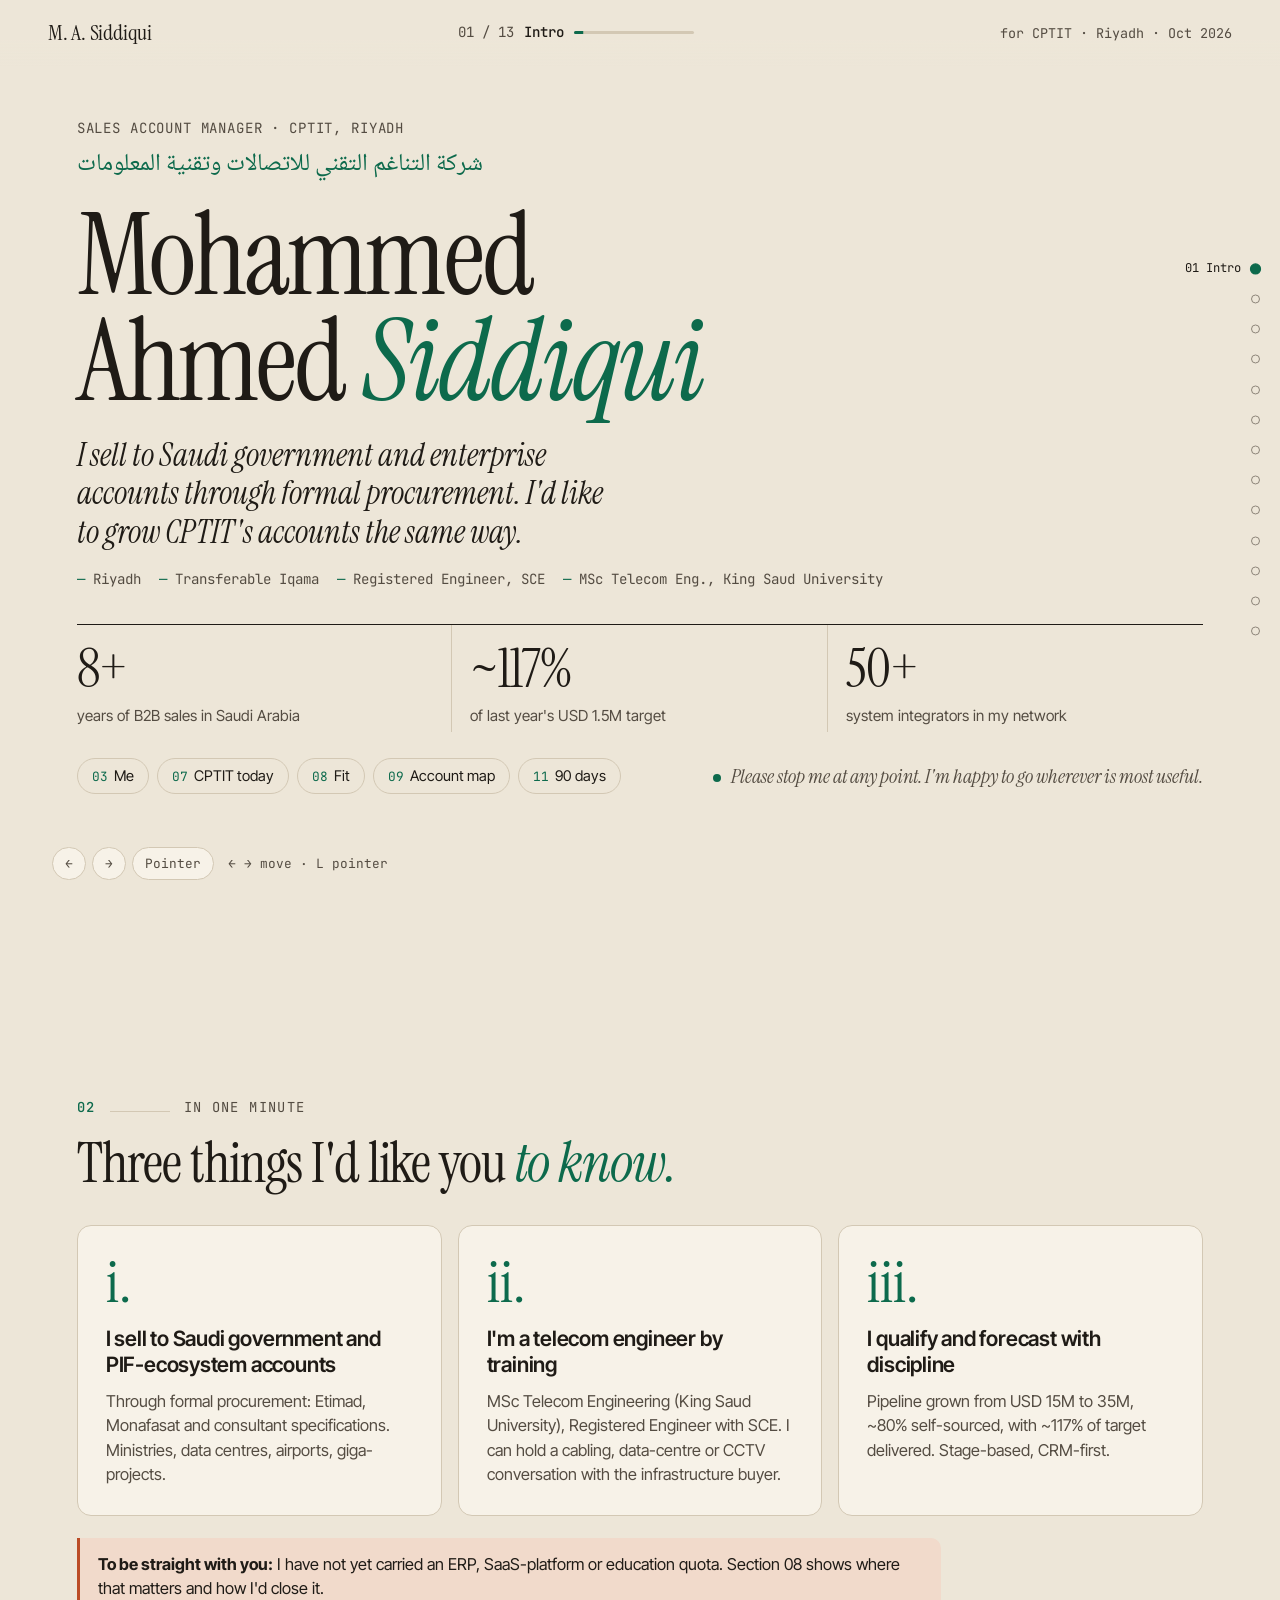
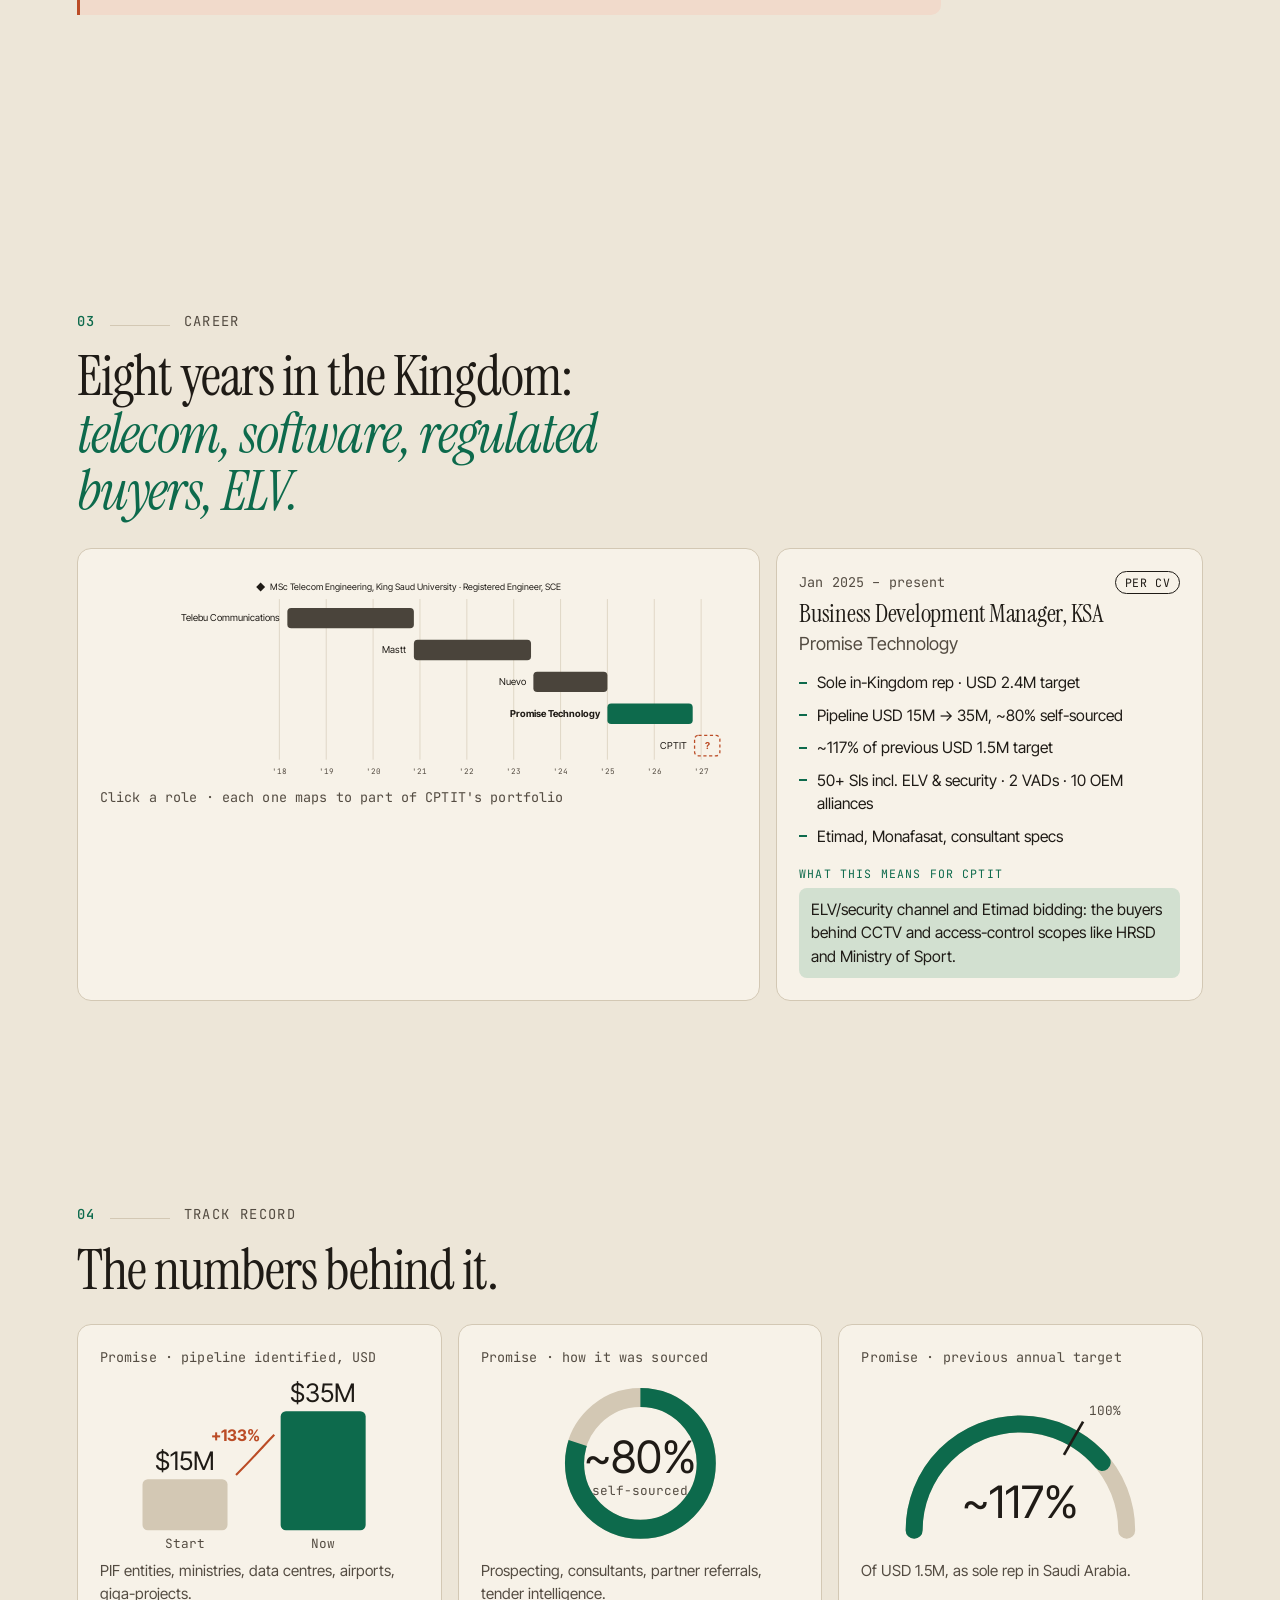
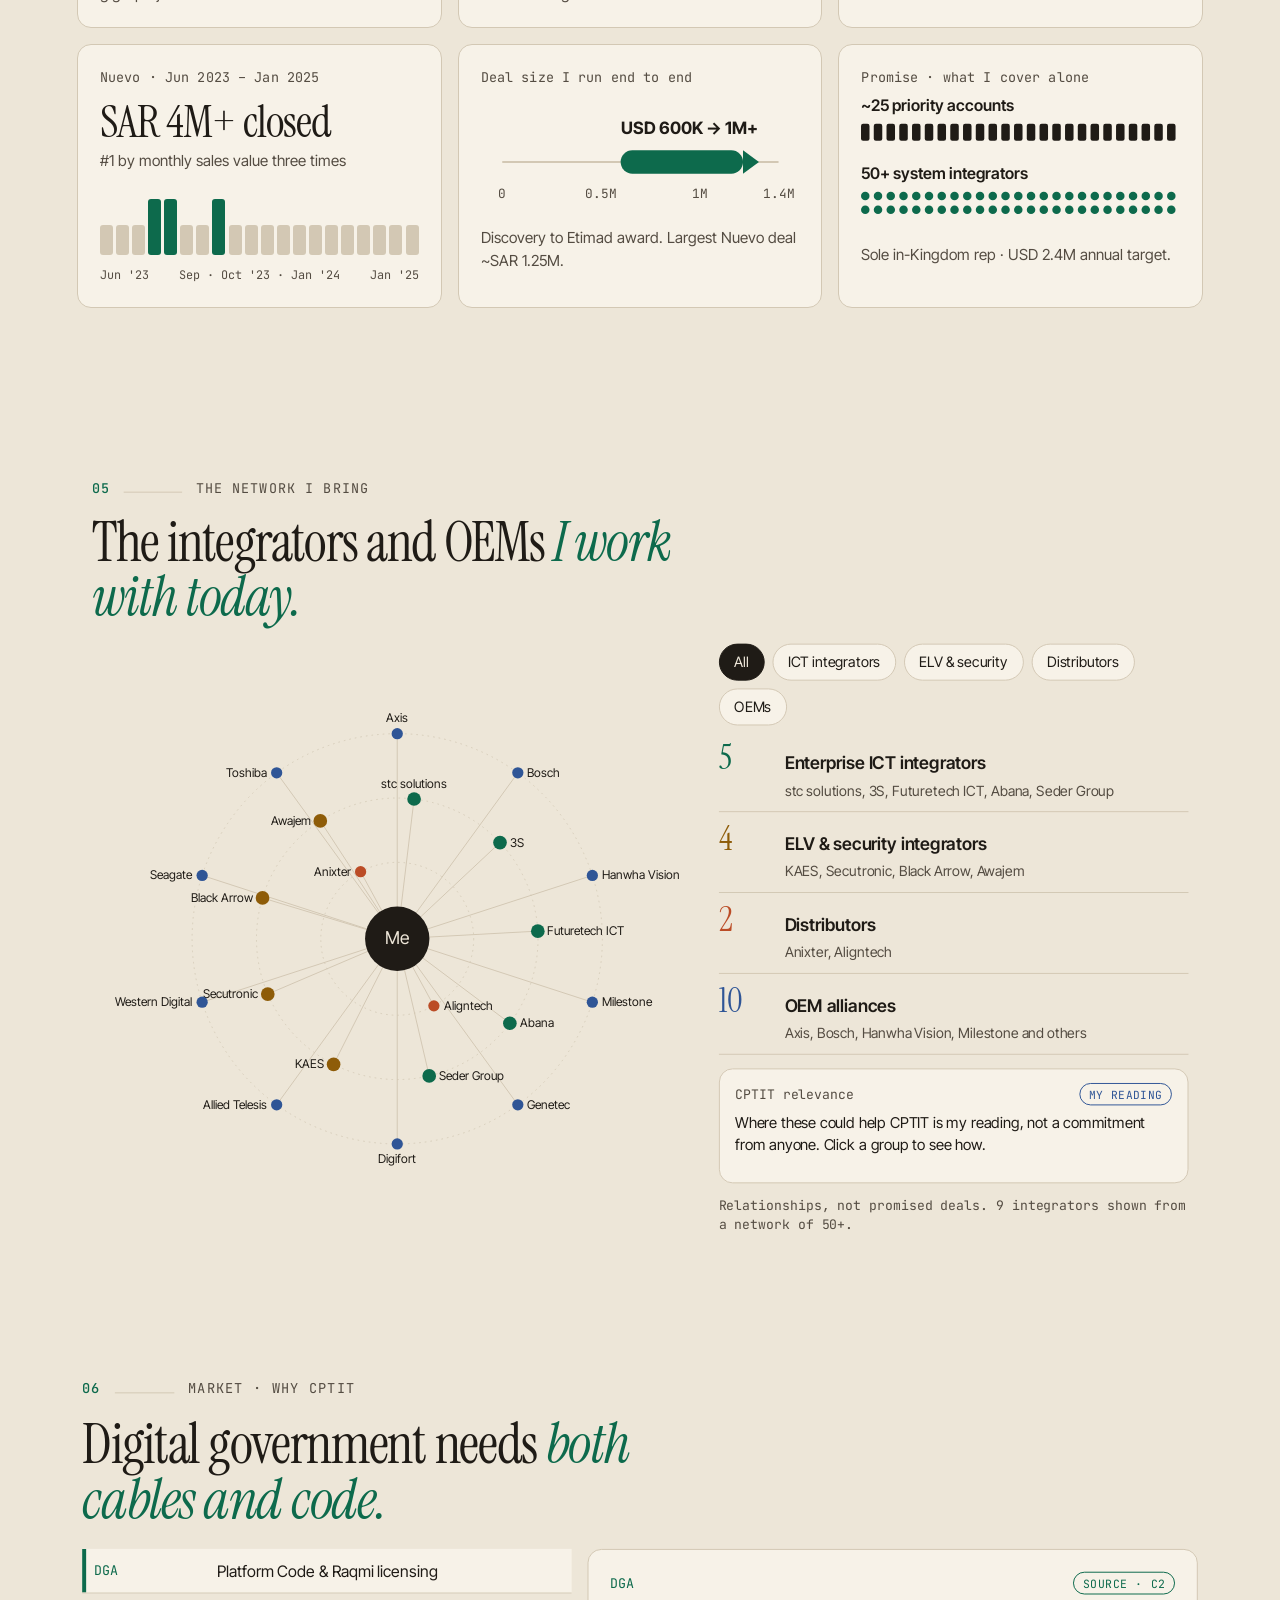
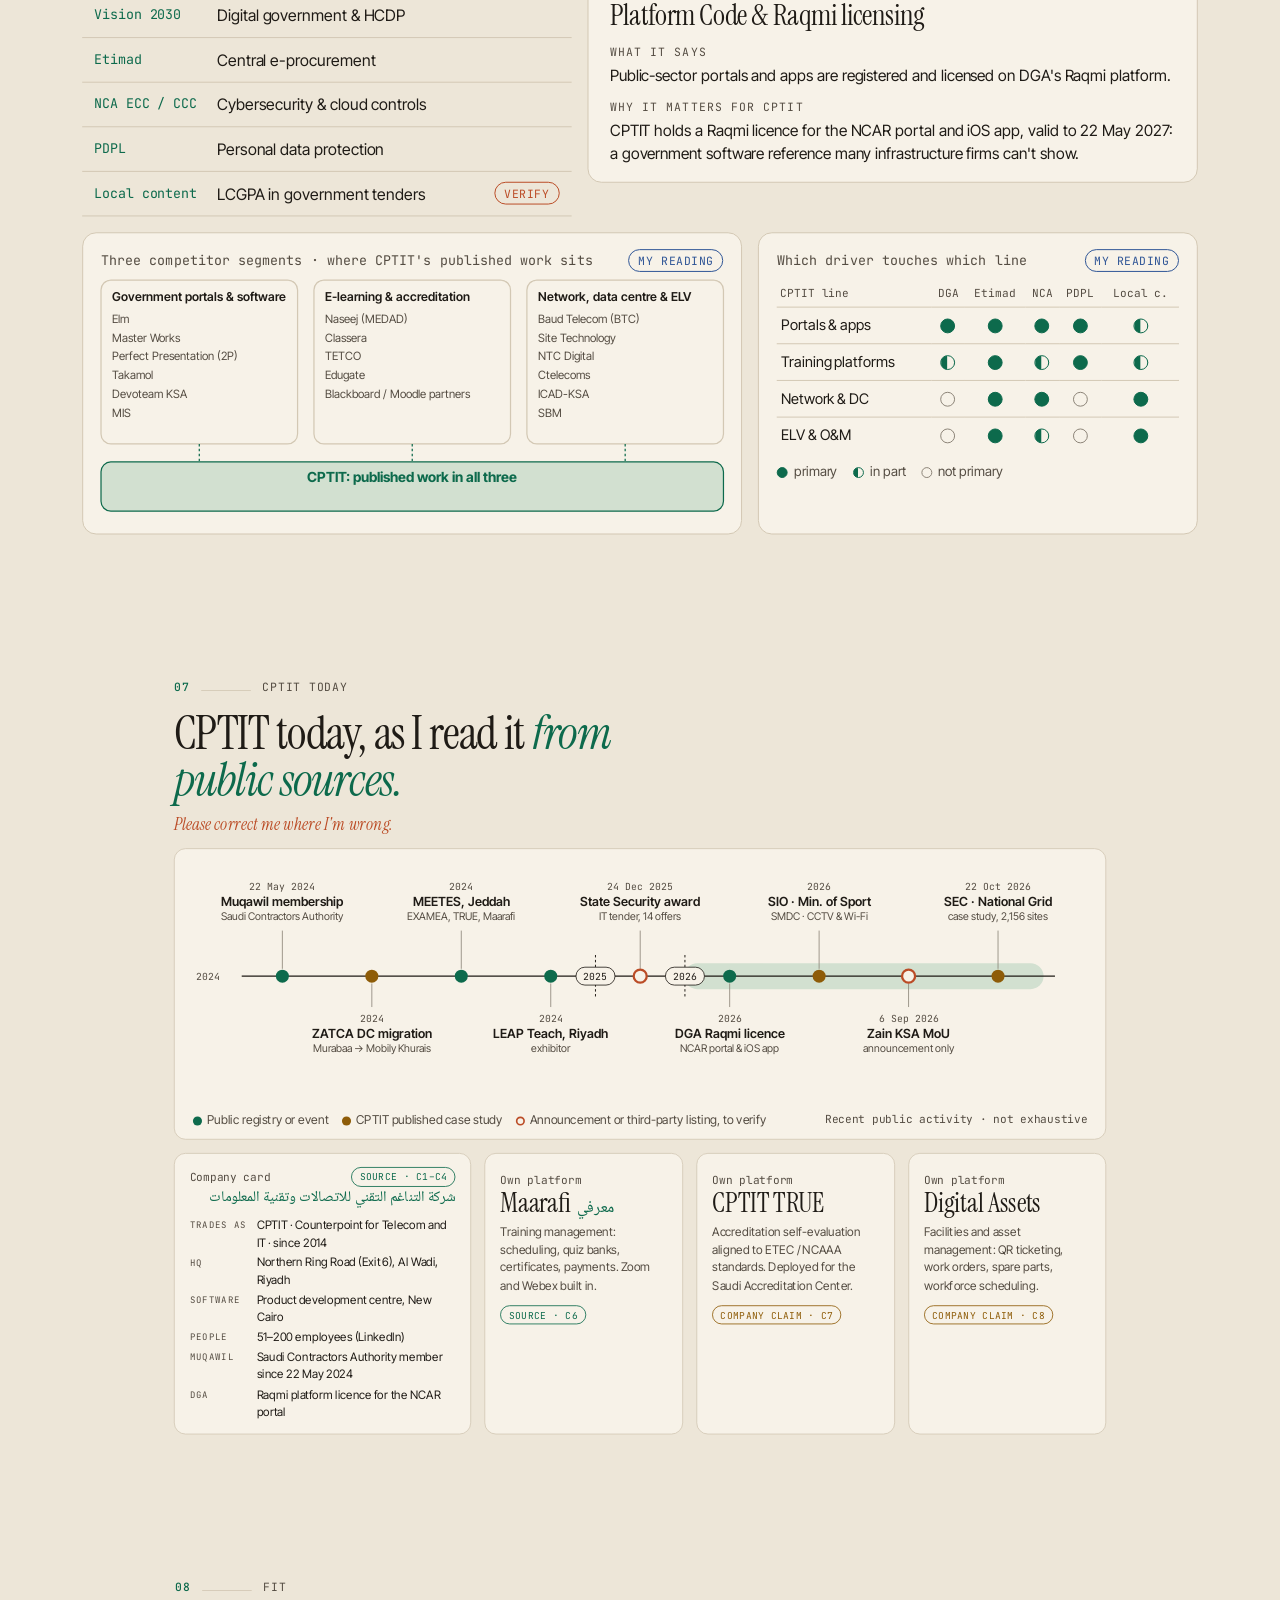
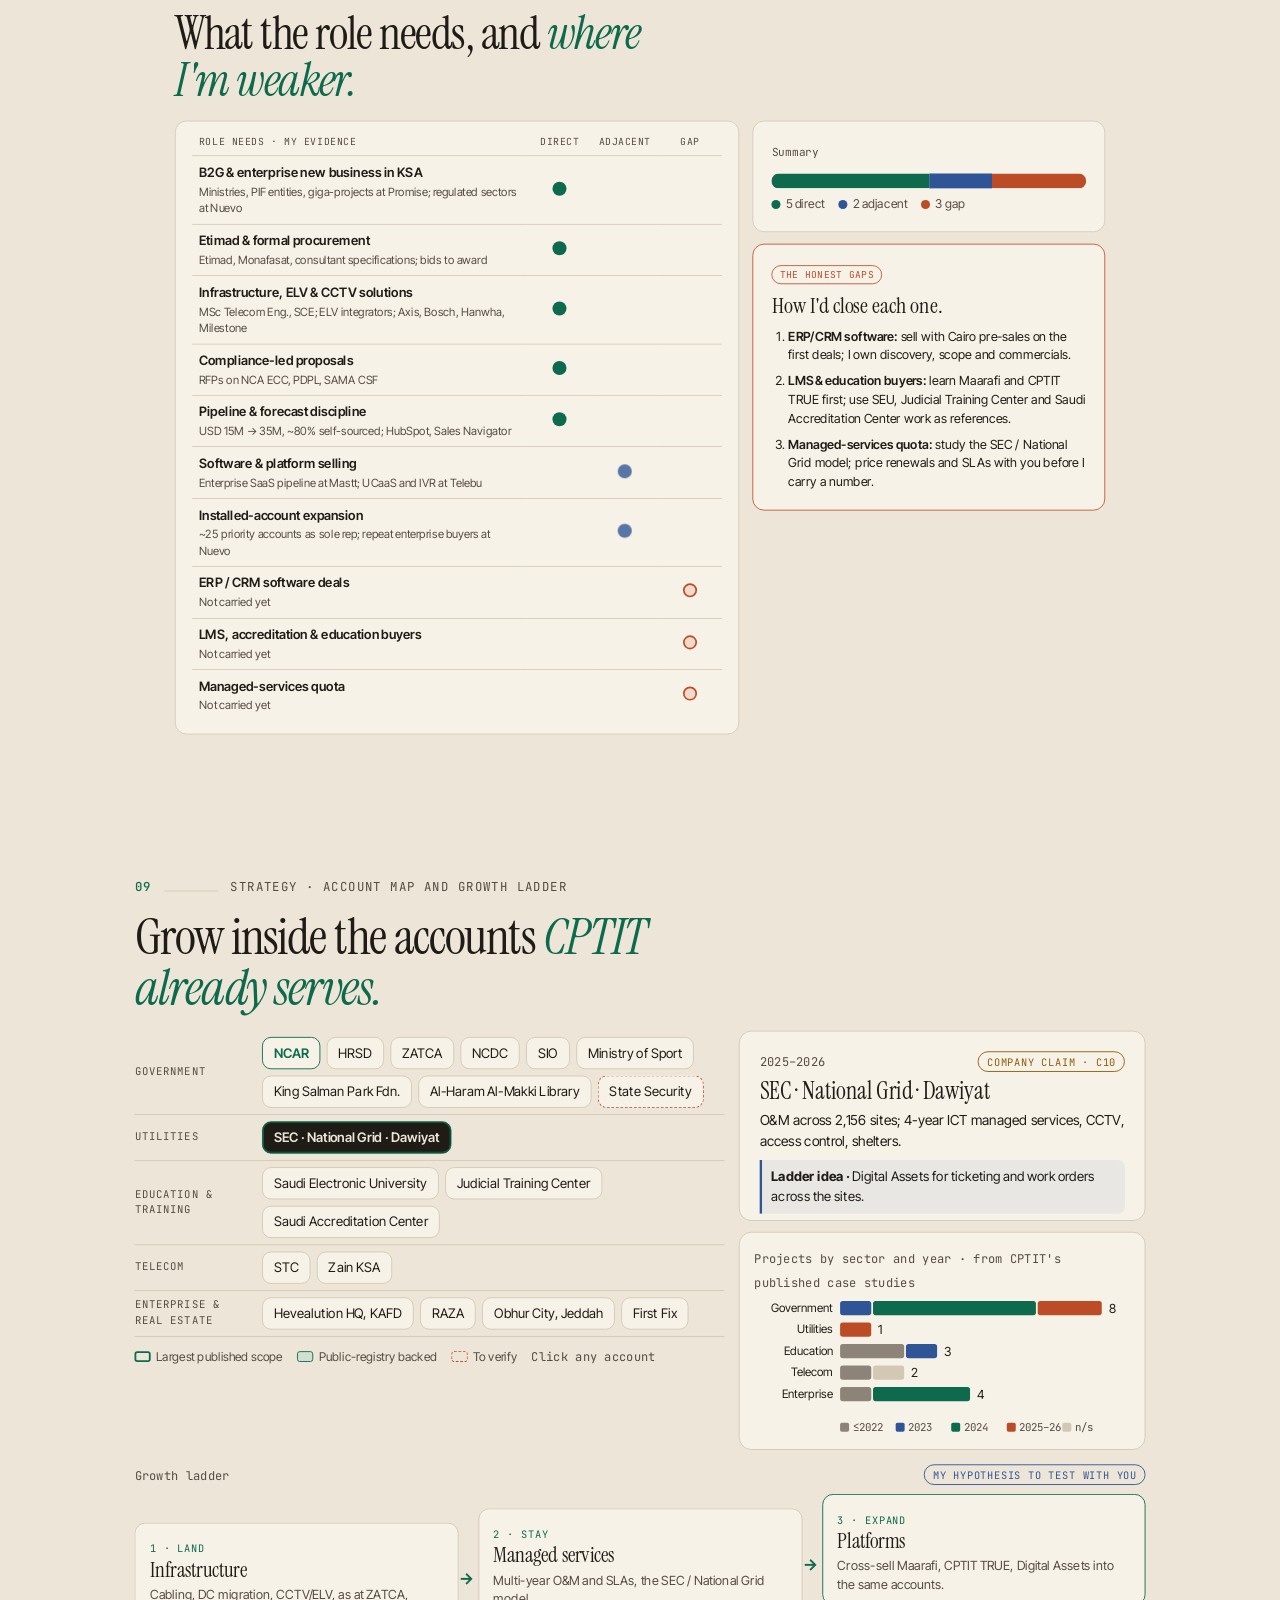
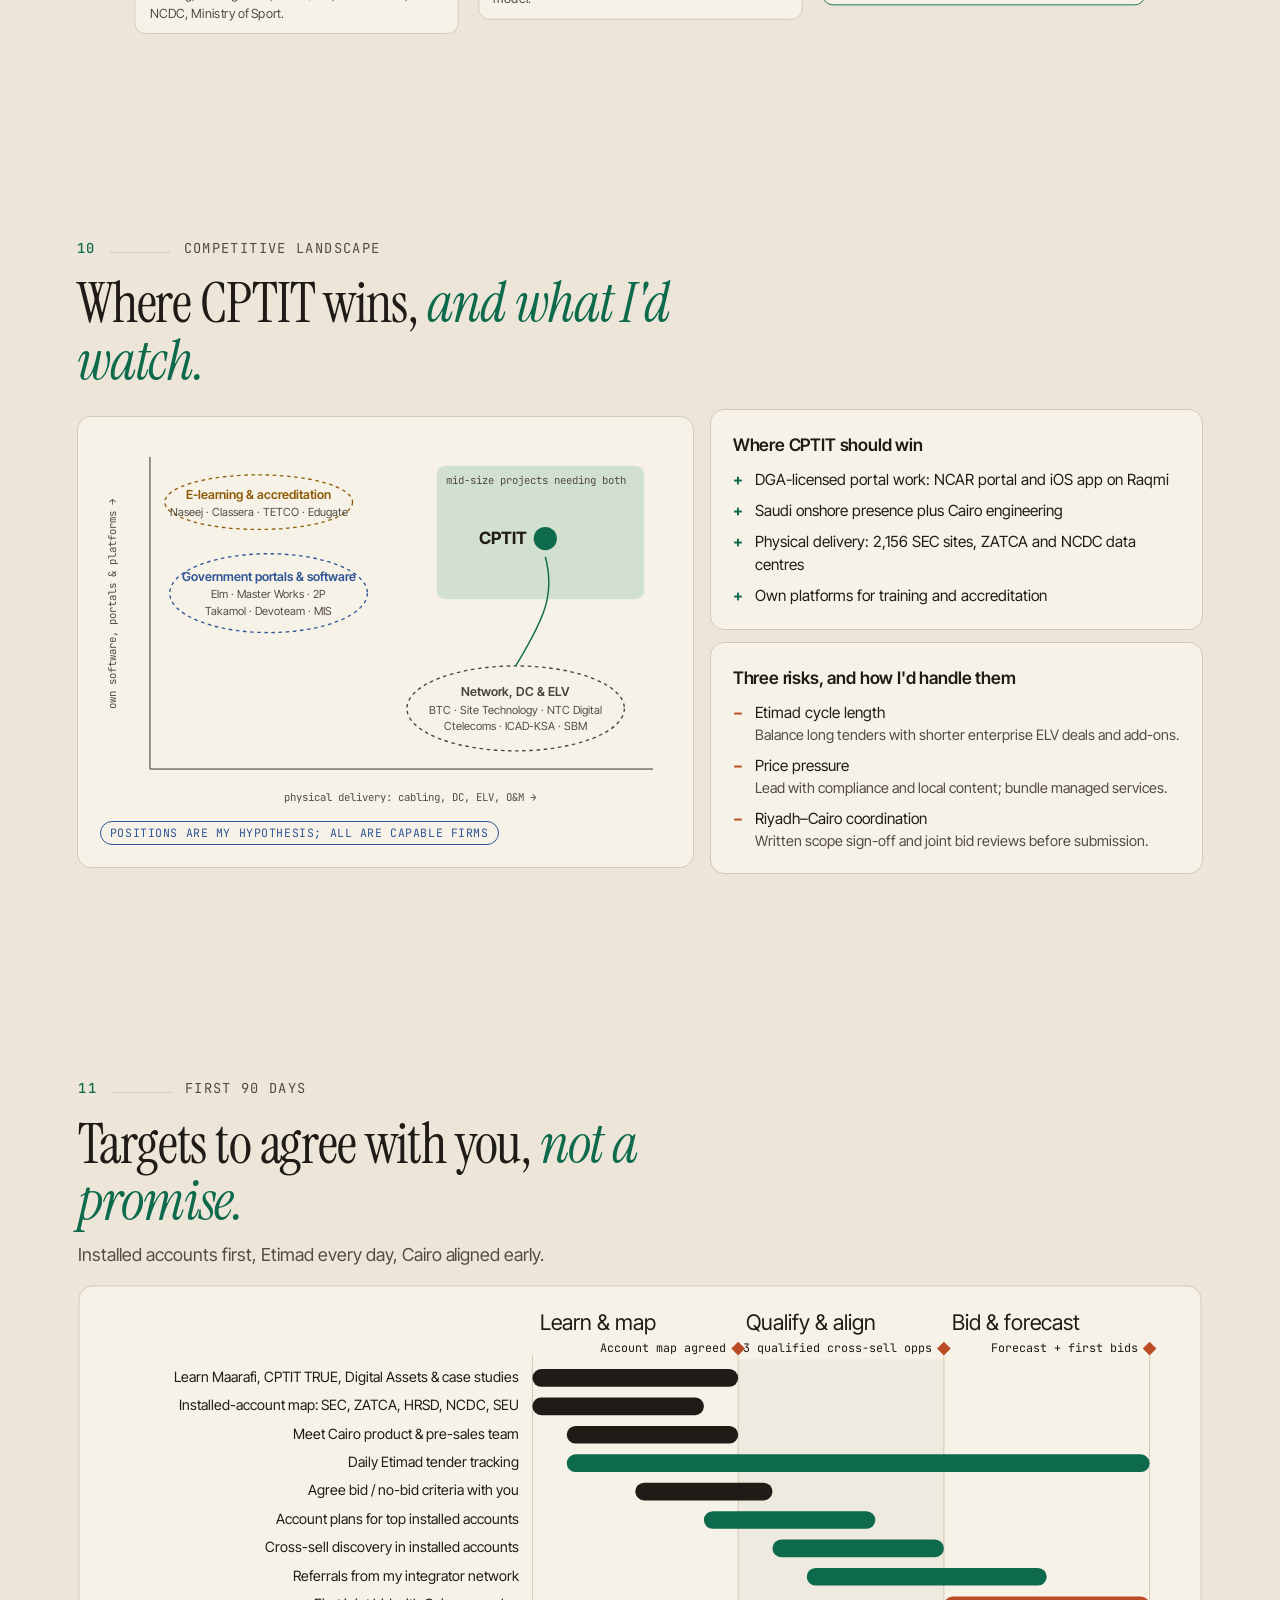
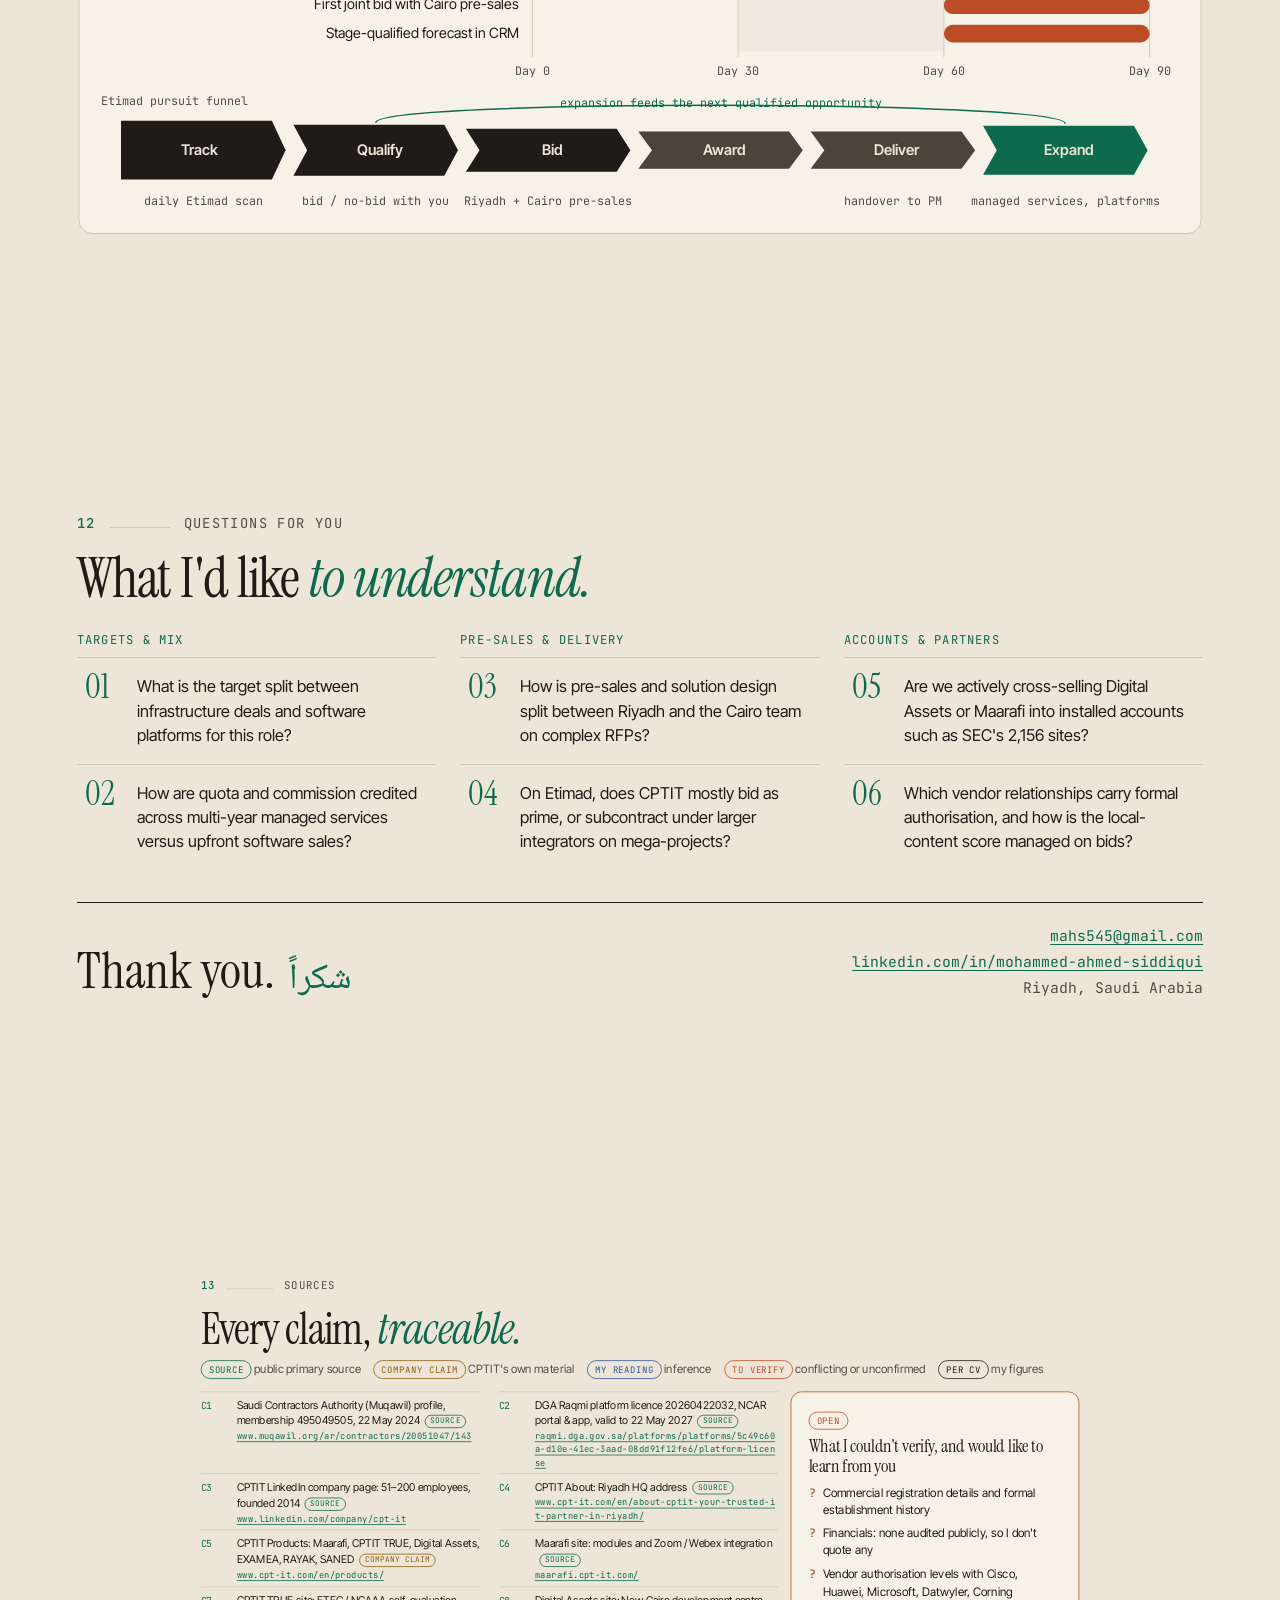
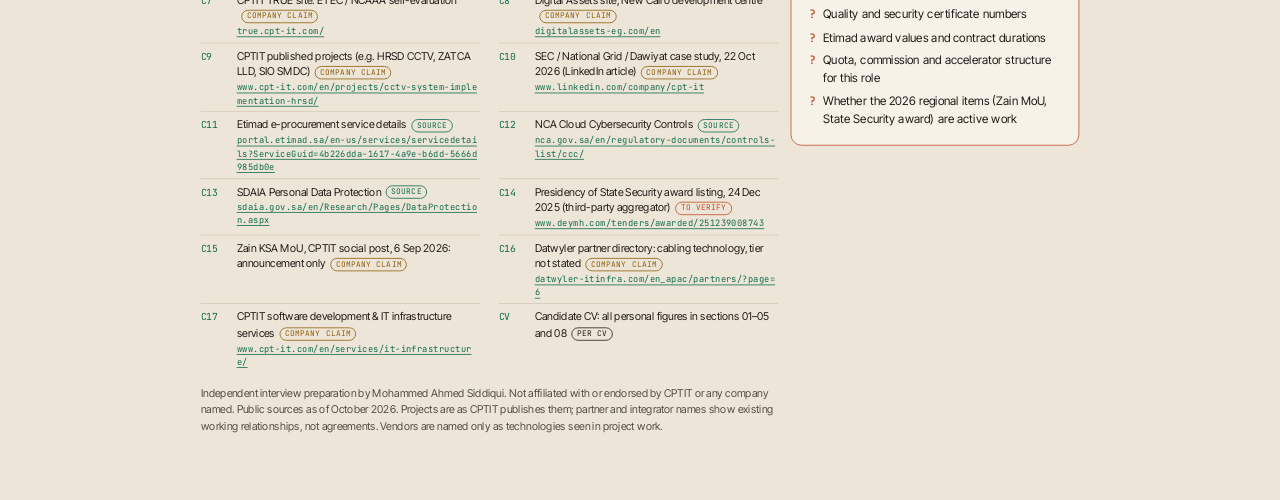
<file: cpt-it/index.html>
<!doctype html>
<html lang="en">
<head>
<meta charset="utf-8">
<meta name="viewport" content="width=device-width,initial-scale=1">
<meta name="robots" content="noindex, nofollow">
<title>Mohammed Ahmed Siddiqui · Sales Account Manager, CPTIT</title>
<link rel="preconnect" href="https://fonts.googleapis.com">
<link rel="preconnect" href="https://fonts.gstatic.com" crossorigin>
<link href="https://fonts.googleapis.com/css2?family=Instrument+Serif:ital@0;1&family=Inter+Tight:wght@400;500;600;700&family=JetBrains+Mono:wght@400;500&family=Noto+Naskh+Arabic:wght@400;600&display=swap" rel="stylesheet">
<style>
:root{
 --paper:#EDE6D8;--card:#F7F2E8;--ink:#1F1B16;--mut:#544C42;--faint:#8C8478;--rule:#D3C8B4;
 --acc:#0D6A4C;--acc-soft:#D2E0D0;--hot:#BB4C26;--hot-soft:#F1DACB;--blue:#2F5596;--amber:#8E5C08;--bar:#4A443B;
 --serif:"Instrument Serif",Georgia,"Times New Roman",serif;
 --sans:"Inter Tight",-apple-system,BlinkMacSystemFont,"Segoe UI",Roboto,Arial,sans-serif;
 --mono:"JetBrains Mono",ui-monospace,Menlo,Consolas,monospace;
 --arab:"Noto Naskh Arabic","Geeza Pro","Segoe UI",serif;
 --ease:cubic-bezier(.16,1,.3,1);
}
*{box-sizing:border-box;margin:0;padding:0}
html{background:var(--paper);scroll-behavior:smooth;scroll-snap-type:y proximity}
body{font-family:var(--sans);font-size:18px;line-height:1.5;color:var(--ink);background:var(--paper);-webkit-font-smoothing:antialiased;overflow-x:hidden}
a{color:var(--acc);text-underline-offset:3px}
button{font:inherit;color:inherit}
:focus-visible{outline:2px solid var(--hot);outline-offset:3px;border-radius:6px}
::selection{background:var(--acc-soft)}
.ar{font-family:var(--arab);direction:rtl;unicode-bidi:isolate}

/* chrome */
.topbar{position:fixed;top:0;left:0;right:0;z-index:30;display:flex;align-items:center;justify-content:space-between;padding:16px clamp(18px,4vw,48px);background:linear-gradient(var(--paper) 60%,rgba(237,230,216,0));pointer-events:none}
.topbar>*{pointer-events:auto}
.brand{font-family:var(--serif);font-size:1.4rem;letter-spacing:-.01em}
.where{font-family:var(--mono);font-size:.88rem;color:var(--mut);display:flex;gap:10px;align-items:center}
.where b{color:var(--ink);font-weight:500}
.where .pbar{display:inline-block;width:120px;height:3px;background:var(--rule);position:relative;overflow:hidden;border-radius:2px}
.where .pbar i{position:absolute;left:0;top:0;bottom:0;width:100%;background:var(--acc);transform-origin:left;transform:scaleX(0);transition:transform .7s var(--ease)}
.for{font-family:var(--mono);font-size:.84rem;color:var(--mut)}
@media(max-width:760px){.for,.where .pbar{display:none}}
.rail{position:fixed;right:clamp(10px,1.6vw,22px);top:50%;transform:translateY(-50%);z-index:30;display:flex;flex-direction:column;gap:6px}
.rail button{display:flex;align-items:center;justify-content:flex-end;gap:10px;background:none;border:0;cursor:pointer;padding:3px 0}
.rail span{font-family:var(--mono);font-size:.76rem;color:var(--mut);opacity:0;transform:translateX(6px);transition:opacity .35s var(--ease),transform .35s var(--ease);white-space:nowrap}
.rail i{width:9px;height:9px;border-radius:50%;border:1.5px solid var(--faint);transition:all .35s var(--ease)}
.rail button:hover span,.rail button[aria-current=true] span{opacity:1;transform:none}
.rail button[aria-current=true] i{background:var(--acc);border-color:var(--acc);transform:scale(1.25)}
.rail button[aria-current=true] span{color:var(--ink)}
@media(max-width:900px){.rail{display:none}}
.ctrl{position:fixed;left:clamp(18px,4vw,48px);bottom:16px;z-index:30;display:flex;gap:6px;align-items:center;font-family:var(--mono);font-size:.8rem;color:var(--mut);background:var(--paper);padding:4px 10px 4px 4px;border-radius:99px}
.ctrl button{background:var(--card);border:1px solid var(--rule);border-radius:99px;padding:6px 12px;cursor:pointer;transition:transform .3s var(--ease),border-color .2s}
.ctrl button:hover{border-color:var(--ink);transform:translateY(-2px)}
.ctrl button[aria-pressed=true]{background:var(--hot);color:var(--card);border-color:var(--hot)}
.ctrl .k{margin-left:8px}
@media(max-width:760px){.ctrl .k,.ctrl .opt{display:none}}
#laser{position:fixed;left:0;top:0;width:22px;height:22px;margin:-11px 0 0 -11px;border-radius:50%;background:rgba(187,76,38,.92);box-shadow:0 0 0 6px rgba(187,76,38,.2),0 0 24px rgba(187,76,38,.55);pointer-events:none;z-index:50;display:none;will-change:transform}
body.laser #laser{display:block}
body.laser{cursor:none}
.ripple{position:fixed;width:16px;height:16px;margin:-8px 0 0 -8px;border:2px solid var(--hot);border-radius:50%;pointer-events:none;z-index:49;animation:rip .7s var(--ease) forwards}
@keyframes rip{to{transform:scale(5);opacity:0}}

/* layout */
section{min-height:100vh;scroll-snap-align:start;display:flex;align-items:center;padding:96px clamp(20px,6vw,96px) 84px;position:relative}
.wrap{width:100%;max-width:1240px;margin:0 auto;transform-origin:center center}
@media(min-width:900px) and (min-height:600px){
 html{scroll-snap-type:y mandatory}
 section{height:100vh;min-height:0;overflow:hidden;padding:78px clamp(48px,6vw,110px) 66px}
}
.sh{display:flex;align-items:baseline;gap:14px;font-family:var(--mono);font-size:.86rem;color:var(--mut);margin-bottom:16px;text-transform:uppercase;letter-spacing:.1em}
.sh .no{color:var(--acc);font-weight:500}
.sh .ln{flex:0 0 60px;height:1px;background:var(--rule);transform-origin:left}
h1{font-family:var(--serif);font-weight:400;font-size:clamp(3.4rem,9vw,8.2rem);line-height:.92;letter-spacing:-.025em}
h2{font-family:var(--serif);font-weight:400;font-size:clamp(2.4rem,4.4vw,4rem);line-height:1.02;letter-spacing:-.02em;max-width:24ch}
h2 em,h1 em{font-style:italic;color:var(--acc)}
h3{font-size:1.08rem;font-weight:600;letter-spacing:-.01em}
.lede{font-size:clamp(1.05rem,1.4vw,1.22rem);color:var(--mut);max-width:62ch;margin-top:12px}
.card{background:var(--card);border:1px solid var(--rule);border-radius:14px;padding:22px}
.mono{font-family:var(--mono);font-size:.84rem;color:var(--mut);letter-spacing:.01em}
.tag{display:inline-block;font-family:var(--mono);font-size:.72rem;letter-spacing:.05em;text-transform:uppercase;padding:2px 9px;border-radius:99px;border:1px solid currentColor;white-space:nowrap;vertical-align:middle}
.t-source{color:var(--acc)}.t-claim{color:var(--amber)}.t-inference{color:var(--blue)}.t-verify{color:var(--hot)}.t-cv{color:var(--ink)}
.grid{display:grid;gap:16px}
.mt{margin-top:26px}
.hd{display:flex;justify-content:space-between;align-items:center;gap:10px;flex-wrap:wrap}
svg{display:block;width:100%;height:auto;overflow:visible}
svg text{font-family:var(--sans);fill:var(--ink)}
svg .m{font-family:var(--mono);fill:var(--mut);font-size:12px}

/* motion */
.r{opacity:0;transform:translateY(22px);transition:opacity .8s var(--ease),transform 1s var(--ease);transition-delay:calc(var(--d,0) * 75ms)}
.in .r{opacity:1;transform:none}
.in .sh .ln{animation:ln 1s var(--ease) both}
@keyframes ln{from{transform:scaleX(0)}}
.gx{transform:scaleX(0);transform-box:fill-box;transform-origin:left center;transition:transform 1.1s var(--ease);transition-delay:calc(var(--d,0) * 70ms + 250ms)}
.gy{transform:scaleY(0);transform-box:fill-box;transform-origin:center bottom;transition:transform 1.2s var(--ease);transition-delay:calc(var(--d,0) * 120ms + 250ms)}
.in .gx,.in .gy{transform:none}
.pop{opacity:0;transform:scale(.3);transform-box:fill-box;transform-origin:center;transition:opacity .5s ease,transform .8s var(--ease);transition-delay:calc(var(--d,0) * 60ms + 200ms)}
.in .pop{opacity:1;transform:none}
.drw{stroke-dasharray:100;stroke-dashoffset:100;transition:stroke-dashoffset 1.6s var(--ease);transition-delay:calc(var(--d,0) * 60ms + 150ms)}
.in .drw{stroke-dashoffset:var(--to,0)}
.swap{animation:sw .45s var(--ease)}
@keyframes sw{from{opacity:0;transform:translateY(6px)}}
@media(prefers-reduced-motion:reduce){html{scroll-behavior:auto}.r,.gx,.gy,.pop,.drw{transition:none!important}.r,.pop{opacity:1;transform:none}.gx,.gy{transform:none}.drw{stroke-dashoffset:var(--to,0)}.flow i,.swap{animation:none!important}}

/* hero */
.hero .kick{font-family:var(--mono);font-size:.88rem;color:var(--mut);letter-spacing:.06em;text-transform:uppercase}
.hero .arn{font-size:clamp(1.15rem,1.9vw,1.55rem);color:var(--acc);margin-top:8px;display:inline-block}
.hero h1{margin-top:18px}
.hero .say{font-family:var(--serif);font-style:italic;font-size:clamp(1.5rem,2.5vw,2.1rem);line-height:1.2;margin-top:22px;max-width:36ch}
.hero .facts{display:flex;flex-wrap:wrap;gap:8px 18px;margin-top:18px;font-family:var(--mono);font-size:.88rem;color:var(--mut)}
.hero .facts span::before{content:"— ";color:var(--acc)}
.stats{display:grid;grid-template-columns:repeat(4,1fr);border-top:1.5px solid var(--ink);margin-top:34px}
.stats.s3{grid-template-columns:repeat(3,1fr)}
.stat{padding:18px 18px 4px 0;border-right:1px solid var(--rule)}
.stat:last-child{border-right:0}
.stat+.stat{padding-left:18px}
.stat b{display:block;font-family:var(--serif);font-weight:400;font-size:clamp(2.4rem,4.2vw,3.7rem);line-height:1;letter-spacing:-.02em}
.stat span{display:block;font-size:.95rem;color:var(--mut);margin-top:8px;max-width:26ch}
@media(max-width:760px){.stats{grid-template-columns:1fr 1fr}.stat:nth-child(2){border-right:0}.stat:nth-child(3){padding-left:0}.stats.s3{grid-template-columns:1fr}.stats.s3 .stat{border-right:0;padding-left:0;border-bottom:1px solid var(--rule);padding-bottom:12px}}
.hfoot{display:flex;flex-wrap:wrap;align-items:center;justify-content:space-between;gap:16px;margin-top:26px}
.toc{display:flex;flex-wrap:wrap;gap:8px}
.toc button{background:none;border:1px solid var(--rule);border-radius:99px;padding:6px 14px;font-size:.92rem;cursor:pointer;transition:border-color .3s,color .3s,transform .3s var(--ease)}
.toc button:hover{border-color:var(--acc);color:var(--acc);transform:translateY(-2px)}
.toc button b{font-family:var(--mono);font-weight:400;color:var(--acc);margin-right:6px;font-size:.8rem}
.stop{font-family:var(--serif);font-style:italic;font-size:1.25rem;color:var(--mut)}
.stop::before{content:"";display:inline-block;width:8px;height:8px;border-radius:50%;background:var(--acc);margin-right:10px;vertical-align:middle;animation:pulse 2.4s ease-in-out infinite}
@keyframes pulse{50%{opacity:.25}}

/* brief */
.brief{grid-template-columns:repeat(3,1fr);margin-top:34px}
.brief .card{padding:28px;transition:transform .5s var(--ease),box-shadow .5s var(--ease)}
.brief .card:hover{transform:translateY(-6px);box-shadow:0 22px 40px -28px rgba(31,27,22,.4)}
.brief .n{font-family:var(--serif);font-size:3.6rem;line-height:1;color:var(--acc)}
.brief h3{margin-top:14px;font-size:1.32rem;line-height:1.25}
.brief p{color:var(--mut);margin-top:10px;font-size:1.02rem}
@media(max-width:900px){.brief{grid-template-columns:1fr}}
.honest{margin-top:22px;padding:14px 18px;border-left:3px solid var(--hot);background:var(--hot-soft);border-radius:0 10px 10px 0;font-size:1.02rem;max-width:96ch}

/* career */
.career{grid-template-columns:1.6fr 1fr;align-items:stretch;margin-top:28px}
@media(max-width:960px){.career{grid-template-columns:1fr}}
.role{cursor:pointer}
.role rect.b{transition:fill .3s}
.role:hover rect.b{fill:#2E7A5E}
.role.sel rect.b{fill:var(--acc)}
.role.sel text.l{font-weight:700}
.panel{min-height:380px}
.panel h3{font-size:1.55rem;font-family:var(--serif);font-weight:400;letter-spacing:-.01em;line-height:1.15}
.panel ul{list-style:none;margin-top:14px;display:flex;flex-direction:column;gap:9px}
.panel li{padding-left:18px;position:relative;font-size:.98rem}
.panel li::before{content:"";position:absolute;left:0;top:.65em;width:8px;height:2px;background:var(--acc)}
.panel .lab{font-family:var(--mono);font-size:.72rem;text-transform:uppercase;letter-spacing:.1em;color:var(--acc);margin-top:16px}
.panel .f4{margin-top:6px;font-size:.98rem;padding:10px 12px;background:var(--acc-soft);border-radius:8px}

/* record */
.rec{grid-template-columns:repeat(3,1fr);margin-top:26px}
.rec .card{display:flex;flex-direction:column;gap:6px}
.rec .big{font-family:var(--serif);font-size:2.8rem;line-height:1;letter-spacing:-.02em;margin-top:6px}
.rec .cap{font-size:.95rem;color:var(--mut)}
@media(max-width:960px){.rec{grid-template-columns:1fr 1fr}}
@media(max-width:620px){.rec{grid-template-columns:1fr}}
.months{display:grid;grid-template-columns:repeat(20,1fr);gap:3px;margin-top:18px;align-items:end;height:58px}
.months i{display:block;height:30px;border-radius:3px;background:var(--rule);transform-origin:bottom}
.months i.best{background:var(--acc);height:56px}
.in .months i{animation:mb .7s var(--ease) both;animation-delay:calc(var(--d) * 35ms + 300ms)}
@keyframes mb{from{transform:scaleY(0)}}
.mlab{display:flex;justify-content:space-between;font-family:var(--mono);font-size:.74rem;color:var(--mut);margin-top:6px}

/* network */
.netw{grid-template-columns:1.3fr 1fr;align-items:center;margin-top:18px}
@media(max-width:960px){.netw{grid-template-columns:1fr}}
.filters{display:flex;flex-wrap:wrap;gap:8px}
.filters button{background:var(--card);border:1px solid var(--rule);border-radius:99px;padding:7px 15px;cursor:pointer;font-size:.92rem;transition:background .3s,color .3s,border-color .3s}
.filters button[aria-pressed=true]{background:var(--ink);color:var(--paper);border-color:var(--ink)}
.nn{transition:opacity .35s}
.nn circle{transition:transform .4s var(--ease);transform-box:fill-box;transform-origin:center}
.nn:hover circle{transform:scale(1.5)}
.nl{stroke:var(--rule);stroke-width:1.2;transition:opacity .35s,stroke .35s}
.fade{opacity:.12}
.groups{display:flex;flex-direction:column;gap:10px;margin-top:16px}
.groups .g{display:flex;align-items:baseline;border-bottom:1px solid var(--rule);padding-bottom:9px;cursor:pointer}
.groups .g b{font-family:var(--serif);font-size:2.2rem;font-weight:400;line-height:1;margin-right:14px;min-width:54px}
.groups .g span{color:var(--mut);font-size:.9rem}
.rel{margin-top:14px;padding:14px 16px;min-height:118px}
.rel p{font-size:.96rem;margin-top:6px}

/* market */
.mkt{grid-template-columns:1fr 1.25fr;margin-top:20px;align-items:start}
.mkt2{grid-template-columns:1.5fr 1fr;margin-top:16px;align-items:stretch}
@media(max-width:960px){.mkt,.mkt2{grid-template-columns:1fr}}
.ctl{display:flex;flex-direction:column}
.ctl button{display:flex;align-items:center;gap:14px;text-align:left;background:none;border:0;border-bottom:1px solid var(--rule);padding:10px 12px;cursor:pointer;transition:background-color .25s,box-shadow .25s}
.ctl button:hover{background:rgba(247,242,232,.6)}
.ctl button[aria-pressed=true]{background:var(--card);box-shadow:inset 4px 0 0 var(--acc)}
.ctl .code{font-family:var(--mono);font-size:.84rem;color:var(--acc);min-width:110px}
.ctl .nm{font-size:1rem;flex:1}
.ctlD{height:236px;overflow:hidden}
.ctlD h3{font-family:var(--serif);font-weight:400;font-size:1.8rem;line-height:1.1;margin-top:6px}
.ctlD .lab{font-family:var(--mono);font-size:.72rem;text-transform:uppercase;letter-spacing:.1em;color:var(--mut);margin-top:12px}
.ctlD p{margin-top:3px;font-size:.98rem}
.heat table{width:100%;border-collapse:collapse;font-size:.92rem;margin-top:8px}
.heat th{font-family:var(--mono);font-weight:400;font-size:.7rem;color:var(--mut);text-align:center;padding:5px 3px}
.heat th:first-child{text-align:left}
.heat td{padding:7px 4px;border-top:1px solid var(--rule);text-align:center}
.heat td:first-child{text-align:left}
.dot{display:inline-block;width:15px;height:15px;border-radius:50%;border:1.5px solid var(--acc);vertical-align:middle}
.dot.f{background:var(--acc)}.dot.h{background:linear-gradient(90deg,var(--acc) 50%,transparent 50%)}.dot.o{border-color:var(--faint)}

/* company today */
.bkrow{grid-template-columns:1.5fr 1fr 1fr 1fr;margin-top:16px}
@media(max-width:960px){.bkrow{grid-template-columns:1fr 1fr}}
@media(max-width:620px){.bkrow{grid-template-columns:1fr}}
.bkrow .card{padding:16px 18px}
.bkrow b{display:block;font-family:var(--serif);font-weight:400;font-size:2rem;line-height:1.05}
.bkrow .ds{display:block;font-size:.9rem;color:var(--mut);margin:6px 0 10px}
.co .arn{font-family:var(--arab);font-size:1.12rem;line-height:1.5;direction:rtl;text-align:right;color:var(--acc)}
.co dl{display:grid;grid-template-columns:auto 1fr;gap:3px 12px;font-size:.88rem;margin-top:8px}
.co dt{font-family:var(--mono);font-size:.68rem;color:var(--mut);text-transform:uppercase;letter-spacing:.06em;padding-top:3px}
.legend{display:flex;flex-wrap:wrap;gap:16px;font-size:.92rem;color:var(--mut);margin-top:8px}
.legend i{display:inline-block;width:11px;height:11px;border-radius:50%;margin-right:6px;vertical-align:middle}
.ev .evn{transition:fill .2s}
.ev:hover .evn{fill:var(--acc)}
.corr{font-family:var(--serif);font-style:italic;color:var(--hot);font-size:1.3rem}

/* fit */
.fitw{grid-template-columns:1.6fr 1fr;margin-top:20px;align-items:start}
@media(max-width:960px){.fitw{grid-template-columns:1fr}}
.fm{width:100%;border-collapse:collapse}
.fm th{font-family:var(--mono);font-weight:400;font-size:.74rem;color:var(--mut);text-transform:uppercase;letter-spacing:.08em;padding:0 8px 8px;text-align:center}
.fm th:first-child{text-align:left}
.fm td{border-top:1px solid var(--rule);padding:8px;vertical-align:middle}
.fm td.c{text-align:center;width:78px}
.fm .need{font-size:.98rem;font-weight:600}
.fm .ev2{font-size:.86rem;color:var(--mut);margin-top:1px}
.fm tr{transition:background-color .25s}
.fm tr:hover{background:rgba(237,230,216,.6)}
.fdot{display:inline-block;width:17px;height:17px;border-radius:50%}
.fdot.d{background:var(--acc)}.fdot.a{background:var(--blue);opacity:.8}.fdot.g{border:2px solid var(--hot);background:var(--hot-soft)}
.stack{display:flex;height:18px;border-radius:99px;overflow:hidden;margin:14px 0 8px}
.stack i{display:block;height:100%;transform-origin:left}
.in .stack i{animation:gxk 1.2s var(--ease) both;animation-delay:calc(var(--d) * 150ms + 300ms)}
@keyframes gxk{from{transform:scaleX(0)}}
.gapc{border:1.5px solid var(--hot)}
.gapc h3{font-family:var(--serif);font-weight:400;font-size:1.7rem;line-height:1.1}
.gapc ol{margin:12px 0 0 20px;display:flex;flex-direction:column;gap:8px;font-size:.95rem}
.gapc ol b{font-weight:600}

/* account map */
.chw{grid-template-columns:1.45fr 1fr;margin-top:18px;align-items:start}
@media(max-width:960px){.chw{grid-template-columns:1fr}}
.tier{display:grid;grid-template-columns:128px 1fr;gap:14px;align-items:center;padding:7px 0;border-bottom:1px solid var(--rule)}
.tier .tn{font-family:var(--mono);font-size:.74rem;text-transform:uppercase;letter-spacing:.08em;color:var(--mut)}
.chips{display:flex;flex-wrap:wrap;gap:7px}
.chip{background:var(--card);border:1px solid var(--rule);border-radius:10px;padding:6px 12px;font-size:.92rem;cursor:pointer;transition:transform .35s var(--ease),border-color .25s,background-color .25s,color .25s;text-align:left}
.chip:hover{transform:translateY(-3px);border-color:var(--ink)}
.chip[aria-pressed=true]{background:var(--ink);color:var(--paper);border-color:var(--ink)}
.chip.k-core{border-color:var(--acc);color:var(--acc);font-weight:600}
.chip.k-anchor{border-color:var(--acc);box-shadow:inset 0 0 0 1px var(--acc);font-weight:600}
.chip.k-eval{border-style:dashed;border-color:var(--hot)}
.chip[aria-pressed=true].k-core{color:var(--paper)}
@media(max-width:620px){.tier{grid-template-columns:1fr}}
.chD{height:212px;overflow:hidden}
.chD h3{font-family:var(--serif);font-weight:400;font-size:1.7rem;line-height:1.1;margin-top:6px}
.chD p{margin-top:6px;font-size:.96rem}
.chD .idea{margin-top:10px;font-size:.92rem;padding:8px 10px;border-left:3px solid var(--blue);background:rgba(47,85,150,.07);border-radius:0 8px 8px 0}
.prin{margin-top:14px;padding:16px 18px;border-left:3px solid var(--acc);background:var(--acc-soft);border-radius:0 10px 10px 0;font-size:1rem}
.keyline{display:flex;flex-wrap:wrap;gap:16px;font-size:.84rem;color:var(--mut);margin-top:12px}
.keyline span{display:inline-flex;align-items:center;gap:6px}
.keyline i{display:inline-block;width:18px;height:12px;border-radius:3px}
.ladder{display:grid;grid-template-columns:repeat(3,1fr);gap:22px;margin-top:10px;align-items:end}
.ladder .st{background:var(--card);border:1px solid var(--rule);border-radius:12px;padding:12px 16px;position:relative}
.ladder .st:nth-child(2){margin-bottom:16px}.ladder .st:nth-child(3){margin-bottom:32px;border-color:var(--acc)}
.ladder .st:not(:last-child)::after{content:"→";position:absolute;right:-19px;top:50%;transform:translateY(-50%);color:var(--acc);font-weight:700}
.ladder .st i{font-family:var(--mono);font-style:normal;font-size:.72rem;color:var(--acc);letter-spacing:.06em;text-transform:uppercase}
.ladder .st b{font-family:var(--serif);font-weight:400;font-size:1.45rem;display:block;line-height:1.1}
.ladder .st span{font-size:.88rem;color:var(--mut);display:block;margin-top:3px}
@media(max-width:760px){.ladder{grid-template-columns:1fr}.ladder .st{margin:0!important}.ladder .st::after{display:none}}

/* compete */
.cmpw{grid-template-columns:1.25fr 1fr;margin-top:20px;align-items:center}
@media(max-width:960px){.cmpw{grid-template-columns:1fr}}
.wl{list-style:none;display:flex;flex-direction:column;gap:8px;margin-top:10px}
.wl li{font-size:.96rem;padding-left:22px;position:relative}
.wl li::before{content:"+";position:absolute;left:0;color:var(--acc);font-weight:700}
.wl.neg li::before{content:"−";color:var(--hot)}
.wl li span{display:block;color:var(--mut);font-size:.9rem}

/* questions */
.qs{grid-template-columns:repeat(3,1fr);margin-top:24px;counter-reset:q;column-gap:24px}
@media(max-width:900px){.qs{grid-template-columns:1fr}}
.qg{font-family:var(--mono);font-size:.76rem;text-transform:uppercase;letter-spacing:.1em;color:var(--acc);padding-bottom:8px}
.q{padding:16px 14px 16px 60px;position:relative;font-size:1.02rem;border-top:1px solid var(--rule)}
.q::before{counter-increment:q;content:counter(q,decimal-leading-zero);position:absolute;left:8px;top:12px;font-family:var(--serif);font-size:2.1rem;line-height:1;color:var(--acc)}
.close{margin-top:32px;display:flex;flex-wrap:wrap;justify-content:space-between;align-items:end;gap:20px;border-top:1.5px solid var(--ink);padding-top:22px}
.close .thx{font-family:var(--serif);font-size:clamp(2.2rem,4vw,3.4rem);line-height:1}
.close .thx .ar{font-size:.7em;color:var(--acc);margin-left:14px}
.close .ct{font-family:var(--mono);font-size:.92rem;display:flex;flex-direction:column;gap:4px;text-align:right}

/* sources */
.srcw{grid-template-columns:2fr 1fr;margin-top:16px;align-items:start}
@media(max-width:960px){.srcw{grid-template-columns:1fr}}
.srcs{grid-template-columns:repeat(auto-fit,minmax(330px,1fr));gap:0 24px}
.src{border-top:1px solid var(--rule);padding:6px 0;font-size:.86rem;display:grid;grid-template-columns:40px 1fr;gap:6px}
.src .id{font-family:var(--mono);color:var(--acc);font-size:.78rem;padding-top:2px}
.src .tag{font-size:.62rem;padding:0 6px;margin-left:6px}
.src a{display:block;font-family:var(--mono);font-size:.7rem;word-break:break-all;margin-top:1px}
.unv ul{list-style:none;margin-top:10px;display:flex;flex-direction:column;gap:7px;font-size:.94rem}
.unv li{padding-left:18px;position:relative}
.unv li::before{content:"?";position:absolute;left:0;color:var(--hot);font-family:var(--mono);font-weight:500}
.disc{margin-top:16px;font-size:.86rem;color:var(--mut);max-width:96ch}

/* print */
@media print{
 @page{size:A4 landscape;margin:10mm}
 .topbar,.rail,.ctrl,#laser{display:none!important}
 html{scroll-snap-type:none}
 section{height:auto!important;min-height:auto;overflow:visible!important;break-after:page;padding:10mm 0}
 .wrap{transform:none!important}
 .r,.pop{opacity:1!important;transform:none!important}.gx,.gy{transform:none!important}.drw{stroke-dashoffset:var(--to,0)!important}
 .flow i{display:none}
}
</style>
</head>
<body>
<header class="topbar">
 <div class="brand">M. A. Siddiqui</div>
 <div class="where" aria-live="polite"><span id="wNo">01</span><b id="wName">Intro</b><span class="pbar"><i id="wBar"></i></span></div>
 <div class="for">for CPTIT · Riyadh · Oct 2026</div>
</header>
<nav class="rail" id="rail" aria-label="Sections"></nav>
<div class="ctrl" id="ctrl">
 <button type="button" id="prev" aria-label="Previous section">←</button>
 <button type="button" id="next" aria-label="Next section">→</button>
 <button type="button" class="opt" id="laserBtn" aria-pressed="false">Pointer</button>
 <span class="k">← → move · L pointer</span>
</div>
<div id="laser" aria-hidden="true"></div>

<main>
<!-- 01 HERO -->
<section id="s-intro" data-name="Intro" class="hero">
 <div class="wrap">
  <p class="kick r">Sales Account Manager · CPTIT, Riyadh</p>
  <span class="arn ar r" lang="ar" style="--d:1">شركة التناغم التقني للاتصالات وتقنية المعلومات</span>
  <h1 class="r" style="--d:1">Mohammed<br>Ahmed <em>Siddiqui</em></h1>
  <p class="say r" style="--d:2">I sell to Saudi government and enterprise accounts through formal procurement. I'd like to grow CPTIT's accounts the same way.</p>
  <div class="facts r" style="--d:3"><span>Riyadh</span><span>Transferable Iqama</span><span>Registered Engineer, SCE</span><span>MSc Telecom Eng., King Saud University</span></div>
  <div class="stats s3 r" style="--d:4">
   <div class="stat"><b data-count="8" data-suffix="+">0</b><span>years of B2B sales in Saudi Arabia</span></div>
   <div class="stat"><b data-count="117" data-prefix="~" data-suffix="%">0</b><span>of last year's USD 1.5M target</span></div>
   <div class="stat"><b data-count="50" data-suffix="+">0</b><span>system integrators in my network</span></div>
  </div>
  <div class="hfoot r" style="--d:6">
   <div class="toc" id="toc"></div>
   <div class="stop">Please stop me at any point. I'm happy to go wherever is most useful.</div>
  </div>
 </div>
</section>

<!-- 02 BRIEF -->
<section id="s-brief" data-name="In brief">
 <div class="wrap">
  <div class="sh r"><span class="no">02</span><span class="ln"></span><span>In one minute</span></div>
  <h2 class="r" style="--d:1">Three things I'd like you <em>to know.</em></h2>
  <div class="grid brief">
   <div class="card r" style="--d:2"><div class="n">i.</div><h3>I sell to Saudi government and PIF-ecosystem accounts</h3><p>Through formal procurement: Etimad, Monafasat and consultant specifications. Ministries, data centres, airports, giga-projects.</p></div>
   <div class="card r" style="--d:3"><div class="n">ii.</div><h3>I'm a telecom engineer by training</h3><p>MSc Telecom Engineering (King Saud University), Registered Engineer with SCE. I can hold a cabling, data-centre or CCTV conversation with the infrastructure buyer.</p></div>
   <div class="card r" style="--d:4"><div class="n">iii.</div><h3>I qualify and forecast with discipline</h3><p>Pipeline grown from USD 15M to 35M, ~80% self-sourced, with ~117% of target delivered. Stage-based, CRM-first.</p></div>
  </div>
  <p class="honest r" style="--d:5"><b>To be straight with you:</b> I have not yet carried an ERP, SaaS-platform or education quota. Section 08 shows where that matters and how I'd close it.</p>
 </div>
</section>

<!-- 03 CAREER -->
<section id="s-career" data-name="Career">
 <div class="wrap">
  <div class="sh r"><span class="no">03</span><span class="ln"></span><span>Career</span></div>
  <h2 class="r" style="--d:1">Eight years in the Kingdom: <em>telecom, software, regulated buyers, ELV.</em></h2>
  <div class="grid career">
   <div class="card r" style="--d:2"><div id="careerChart"></div><p class="mono" style="margin-top:6px">Click a role · each one maps to part of CPTIT's portfolio</p></div>
   <div class="card panel r" style="--d:3" id="careerPanel" aria-live="polite"></div>
  </div>
 </div>
</section>

<!-- 04 RECORD -->
<section id="s-record" data-name="Track record">
 <div class="wrap">
  <div class="sh r"><span class="no">04</span><span class="ln"></span><span>Track record</span></div>
  <h2 class="r" style="--d:1">The numbers behind it.</h2>
  <div class="grid rec">
   <div class="card r" style="--d:2"><span class="mono">Promise · pipeline identified, USD</span><div id="pipeChart"></div><span class="cap">PIF entities, ministries, data centres, airports, giga-projects.</span></div>
   <div class="card r" style="--d:3"><span class="mono">Promise · how it was sourced</span><div id="donutChart"></div><span class="cap">Prospecting, consultants, partner referrals, tender intelligence.</span></div>
   <div class="card r" style="--d:4"><span class="mono">Promise · previous annual target</span><div id="gaugeChart"></div><span class="cap">Of USD 1.5M, as sole rep in Saudi Arabia.</span></div>
   <div class="card r" style="--d:5"><span class="mono">Nuevo · Jun 2023 – Jan 2025</span><div class="big">SAR 4M+ closed</div><span class="cap">#1 by monthly sales value three times</span><div class="months" id="months"></div><div class="mlab"><span>Jun '23</span><span>Sep · Oct '23 · Jan '24</span><span>Jan '25</span></div></div>
   <div class="card r" style="--d:6"><span class="mono">Deal size I run end to end</span><div id="dealChart"></div><span class="cap">Discovery to Etimad award. Largest Nuevo deal ~SAR 1.25M.</span></div>
   <div class="card r" style="--d:7"><span class="mono">Promise · what I cover alone</span><div id="covChart"></div><span class="cap">Sole in-Kingdom rep · USD 2.4M annual target.</span></div>
  </div>
 </div>
</section>

<!-- 05 NETWORK -->
<section id="s-network" data-name="Network">
 <div class="wrap">
  <div class="sh r"><span class="no">05</span><span class="ln"></span><span>The network I bring</span></div>
  <h2 class="r" style="--d:1">The integrators and OEMs <em>I work with today.</em></h2>
  <div class="grid netw">
   <div class="r" style="--d:2"><div id="netChart"></div></div>
   <div class="r" style="--d:3">
    <div class="filters" id="netFilters"></div>
    <div class="groups" id="netGroups"></div>
    <div class="card rel" id="netRel" aria-live="polite"></div>
    <p class="mono" style="margin-top:12px">Relationships, not promised deals. 9 integrators shown from a network of 50+.</p>
   </div>
  </div>
 </div>
</section>

<!-- 06 WHY CPTIT -->
<section id="s-why" data-name="Why CPTIT">
 <div class="wrap">
  <div class="sh r"><span class="no">06</span><span class="ln"></span><span>Market · why CPTIT</span></div>
  <h2 class="r" style="--d:1">Digital government needs <em>both cables and code.</em></h2>
  <div class="grid mkt">
   <div class="ctl r" style="--d:2" id="ctlList" role="group" aria-label="Market drivers"></div>
   <div class="card ctlD r" style="--d:3" id="ctlDetail" aria-live="polite"></div>
  </div>
  <div class="grid mkt2">
   <div class="card r" style="--d:4;padding:16px 18px"><div class="hd"><span class="mono">Three competitor segments · where CPTIT's published work sits</span><span class="tag t-inference">My reading</span></div><div id="land"></div></div>
   <div class="card heat r" style="--d:5;padding:16px 18px"><div class="hd"><span class="mono">Which driver touches which line</span><span class="tag t-inference">My reading</span></div><div id="heat"></div></div>
  </div>
 </div>
</section>

<!-- 07 CPTIT TODAY -->
<section id="s-co" data-name="CPTIT today">
 <div class="wrap">
  <div class="sh r"><span class="no">07</span><span class="ln"></span><span>CPTIT today</span></div>
  <h2 class="r" style="--d:1">CPTIT today, as I read it <em>from public sources.</em></h2>
  <p class="corr r" style="--d:2;margin-top:8px">Please correct me where I'm wrong.</p>
  <div class="card r" style="--d:3;padding:14px 22px 12px;margin-top:14px"><div id="coTimeline"></div>
   <div class="legend"><span><i style="background:var(--acc)"></i>Public registry or event</span><span><i style="background:var(--amber)"></i>CPTIT published case study</span><span><i style="background:var(--card);border:2px solid var(--hot)"></i>Announcement or third-party listing, to verify</span><span style="margin-left:auto" class="mono">Recent public activity · not exhaustive</span></div>
  </div>
  <div class="grid bkrow" id="coRow"></div>
 </div>
</section>

<!-- 08 FIT -->
<section id="s-fit" data-name="Fit">
 <div class="wrap">
  <div class="sh r"><span class="no">08</span><span class="ln"></span><span>Fit</span></div>
  <h2 class="r" style="--d:1">What the role needs, and <em>where I'm weaker.</em></h2>
  <div class="grid fitw">
   <div class="card r" style="--d:2;padding:16px 20px"><table class="fm" id="fitTable"></table></div>
   <div class="r" style="--d:3">
    <div class="card"><span class="mono">Summary</span><div class="stack" id="fitStack"></div><div class="legend" id="fitLegend"></div></div>
    <div class="card gapc" style="margin-top:14px"><span class="tag t-verify">The honest gaps</span><h3 style="margin-top:10px">How I'd close each one.</h3>
     <ol><li><b>ERP/CRM software:</b> sell with Cairo pre-sales on the first deals; I own discovery, scope and commercials.</li><li><b>LMS &amp; education buyers:</b> learn Maarafi and CPTIT TRUE first; use SEU, Judicial Training Center and Saudi Accreditation Center work as references.</li><li><b>Managed-services quota:</b> study the SEC / National Grid model; price renewals and SLAs with you before I carry a number.</li></ol></div>
   </div>
  </div>
 </div>
</section>

<!-- 09 ACCOUNT MAP -->
<section id="s-acct" data-name="Account map">
 <div class="wrap">
  <div class="sh r"><span class="no">09</span><span class="ln"></span><span>Strategy · account map and growth ladder</span></div>
  <h2 class="r" style="--d:1">Grow inside the accounts <em>CPTIT already serves.</em></h2>
  <div class="grid chw">
   <div class="r" style="--d:2"><div id="tiers"></div></div>
   <div class="r" style="--d:3">
    <div class="card chD" id="chDetail" aria-live="polite"></div>
    <div class="card" style="margin-top:12px;padding:14px 16px"><span class="mono">Projects by sector and year · from CPTIT's published case studies</span><div id="secBars"></div></div>
   </div>
  </div>
  <div class="hd r" style="--d:4;margin-top:16px"><span class="mono">Growth ladder</span><span class="tag t-inference">My hypothesis to test with you</span></div>
  <div class="ladder r" style="--d:5">
   <div class="st"><i>1 · Land</i><b>Infrastructure</b><span>Cabling, DC migration, CCTV/ELV, as at ZATCA, NCDC, Ministry of Sport.</span></div>
   <div class="st"><i>2 · Stay</i><b>Managed services</b><span>Multi-year O&amp;M and SLAs, the SEC / National Grid model.</span></div>
   <div class="st"><i>3 · Expand</i><b>Platforms</b><span>Cross-sell Maarafi, CPTIT TRUE, Digital Assets into the same accounts.</span></div>
  </div>
 </div>
</section>

<!-- 10 COMPETE -->
<section id="s-compete" data-name="Competition">
 <div class="wrap">
  <div class="sh r"><span class="no">10</span><span class="ln"></span><span>Competitive landscape</span></div>
  <h2 class="r" style="--d:1">Where CPTIT wins, <em>and what I'd watch.</em></h2>
  <div class="grid cmpw">
   <div class="card r" style="--d:2"><div id="cmpChart"></div><span class="tag t-inference" style="margin-top:8px">Positions are my hypothesis; all are capable firms</span></div>
   <div class="r" style="--d:3">
    <div class="card"><h3>Where CPTIT should win</h3><ul class="wl"><li>DGA-licensed portal work: NCAR portal and iOS app on Raqmi</li><li>Saudi onshore presence plus Cairo engineering</li><li>Physical delivery: 2,156 SEC sites, ZATCA and NCDC data centres</li><li>Own platforms for training and accreditation</li></ul></div>
    <div class="card" style="margin-top:12px"><h3>Three risks, and how I'd handle them</h3><ul class="wl neg"><li>Etimad cycle length<span>Balance long tenders with shorter enterprise ELV deals and add-ons.</span></li><li>Price pressure<span>Lead with compliance and local content; bundle managed services.</span></li><li>Riyadh–Cairo coordination<span>Written scope sign-off and joint bid reviews before submission.</span></li></ul></div>
   </div>
  </div>
 </div>
</section>

<!-- 11 PLAN -->
<section id="s-plan" data-name="First 90 days">
 <div class="wrap">
  <div class="sh r"><span class="no">11</span><span class="ln"></span><span>First 90 days</span></div>
  <h2 class="r" style="--d:1">Targets to agree with you, <em>not a promise.</em></h2>
  <p class="lede r" style="--d:2">Installed accounts first, Etimad every day, Cairo aligned early.</p>
  <div class="card r mt" style="--d:3;margin-top:18px"><div id="gantt"></div><div id="funnel" style="margin-top:14px"></div></div>
 </div>
</section>

<!-- 12 QUESTIONS -->
<section id="s-q" data-name="Questions">
 <div class="wrap">
  <div class="sh r"><span class="no">12</span><span class="ln"></span><span>Questions for you</span></div>
  <h2 class="r" style="--d:1">What I'd like <em>to understand.</em></h2>
  <div class="grid qs" id="qs"></div>
  <div class="close r" style="--d:9">
   <div class="thx">Thank you.<span class="ar" lang="ar">شكراً</span></div>
   <div class="ct"><a href="mailto:mahs545@gmail.com">mahs545@gmail.com</a><a href="https://linkedin.com/in/mohammed-ahmed-siddiqui" target="_blank" rel="noopener noreferrer">linkedin.com/in/mohammed-ahmed-siddiqui</a><span style="color:var(--mut)">Riyadh, Saudi Arabia</span></div>
  </div>
 </div>
</section>

<!-- 13 SOURCES -->
<section id="s-src" data-name="Sources">
 <div class="wrap">
  <div class="sh r"><span class="no">13</span><span class="ln"></span><span>Sources</span></div>
  <h2 class="r" style="--d:1">Every claim, <em>traceable.</em></h2>
  <div class="legend r" style="--d:2;margin-top:12px"><span><span class="tag t-source">Source</span> public primary source</span><span><span class="tag t-claim">Company claim</span> CPTIT's own material</span><span><span class="tag t-inference">My reading</span> inference</span><span><span class="tag t-verify">To verify</span> conflicting or unconfirmed</span><span><span class="tag t-cv">Per CV</span> my figures</span></div>
  <div class="grid srcw">
   <div class="grid srcs" id="srcs"></div>
   <div class="card unv gapc"><span class="tag t-verify">Open</span><h3 style="margin-top:8px;font-size:1.45rem">What I couldn't verify, and would like to learn from you</h3><ul id="unv"></ul></div>
  </div>
  <p class="disc">Independent interview preparation by Mohammed Ahmed Siddiqui. Not affiliated with or endorsed by CPTIT or any company named. Public sources as of October 2026. Projects are as CPTIT publishes them; partner and integrator names show existing working relationships, not agreements. Vendors are named only as technologies seen in project work.</p>
 </div>
</section>
</main>

<script>
(function(){
"use strict";
var NS="http://www.w3.org/2000/svg";
var reduce=window.matchMedia("(prefers-reduced-motion: reduce)").matches;
function h(t,a){var e=document.createElement(t);a=a||{};Object.keys(a).forEach(function(k){var v=a[k];if(v==null)return;if(k==="class")e.className=v;else if(k==="text")e.textContent=v;else if(k==="style")e.style.cssText=v;else if(k.slice(0,2)==="on")e.addEventListener(k.slice(2),v);else e.setAttribute(k,v)});for(var i=2;i<arguments.length;i++)ap(e,arguments[i]);return e}
function S(t,a){var e=document.createElementNS(NS,t);a=a||{};Object.keys(a).forEach(function(k){var v=a[k];if(v==null)return;if(k==="text")e.textContent=v;else if(k.slice(0,2)==="on")e.addEventListener(k.slice(2),v);else e.setAttribute(k,v)});for(var i=2;i<arguments.length;i++)ap(e,arguments[i]);return e}
function ap(e,c){if(c==null||c===false)return;if(Array.isArray(c)){c.forEach(function(x){ap(e,x)});return}e.appendChild(c.nodeType?c:document.createTextNode(String(c)))}
function $(id){return document.getElementById(id)}
var TAGL={source:"Source",claim:"Company claim",inference:"My reading",verify:"To verify",cv:"Per CV"};
function tag(t,src){return h("span",{class:"tag t-"+t,text:TAGL[t]+(src?" · "+src:"")})}
function activate(el,fn){el.addEventListener("click",fn);el.addEventListener("keydown",function(e){if(e.key==="Enter"){e.preventDefault();fn()}})}

/* ---------- CAREER ---------- */
var ROLES=[
 {co:"Telebu Communications",t:"Business Development Executive",s:2018.17,e:2020.87,d:"Mar 2018 – Nov 2020",p:["New B2B business across KSA: UCaaS, IVR, contact centre","Full cycle: prospecting to proposal","Enterprise and SMB accounts"],f:"Telecom services sold to Saudi enterprises: a common language with STC- and Zain-type campus and network buyers."},
 {co:"Mastt",t:"Sales Development Representative",s:2020.87,e:2023.37,d:"Nov 2020 – May 2023",p:["Enterprise SaaS pipeline in KSA","ICP qualification with Sales Navigator and HubSpot","Stakeholder maps and discovery handed to AEs"],f:"Software pipeline habits: qualification and discovery for platform deals such as Maarafi and CPTIT TRUE."},
 {co:"Nuevo, Apple Authorized Reseller",t:"Enterprise & mid-market sales",s:2023.42,e:2025.0,d:"Jun 2023 – Jan 2025",p:["SAR 4M+ closed in regulated sectors; largest deal ~SAR 1.25M","#1 monthly sales value: Sep '23, Oct '23, Jan '24","RFPs built on NCA ECC, PDPL, SAMA CSF"],f:"Compliance-led proposals: the same NCA and PDPL language that portal hosting and DC tenders are judged on."},
 {co:"Promise Technology",t:"Business Development Manager, KSA",s:2025.0,e:2026.82,d:"Jan 2025 – present",p:["Sole in-Kingdom rep · USD 2.4M target","Pipeline USD 15M → 35M, ~80% self-sourced","~117% of previous USD 1.5M target","50+ SIs incl. ELV & security · 2 VADs · 10 OEM alliances","Etimad, Monafasat, consultant specs"],f:"ELV/security channel and Etimad bidding: the buyers behind CCTV and access-control scopes like HRSD and Ministry of Sport."},
 {co:"CPTIT",t:"Sales Account Manager, Riyadh",s:2026.86,e:2027.4,d:"Next",p:["Expand installed accounts and win new logos on Etimad","Lead with infrastructure credibility, then platforms"],f:"My hypothesis of how my background fits; I'd like to test it with you.",next:true}
];
(function(){
 var W=1000,H=330,x0=230,x1=980,y0=2017.3,y1=2027.5;function X(t){return x0+(t-y0)/(y1-y0)*(x1-x0)}
 var svg=S("svg",{viewBox:"0 0 "+W+" "+H,role:"img","aria-label":"Career timeline 2018 to present"});
 for(var y=2018;y<=2027;y++){svg.appendChild(S("line",{x1:X(y),x2:X(y),y1:44,y2:H-34,stroke:"var(--rule)","stroke-width":1}));svg.appendChild(S("text",{class:"m",x:X(y),y:H-12,"text-anchor":"middle",text:"'"+String(y).slice(2)}))}
 svg.appendChild(S("g",{class:"pop",style:"--d:0"},S("path",{d:"M"+X(2017.6)+",18 l7,7 l-7,7 l-7,-7z",fill:"var(--ink)"}),S("text",{x:X(2017.6)+14,y:30,"font-size":"14",text:"MSc Telecom Engineering, King Saud University · Registered Engineer, SCE"})));
 var groups=[];
 ROLES.forEach(function(r,i){var yy=58+i*50,w=X(r.e)-X(r.s);
  var g=S("g",{class:"role",tabindex:"0",role:"button","aria-label":r.co+", "+r.d});
  g.appendChild(S("rect",{class:"b gx",style:"--d:"+i,x:X(r.s),y:yy,width:w,height:32,rx:6,fill:r.next?"none":"var(--bar)",stroke:r.next?"var(--hot)":"none","stroke-dasharray":r.next?"5 4":null,"stroke-width":r.next?2:0}));
  g.appendChild(S("text",{class:"l",x:X(r.s)-12,y:yy+21,"text-anchor":"end","font-size":"15",text:r.co.split(",")[0]}));
  if(r.next)g.appendChild(S("text",{x:X(r.s)+w/2,y:yy+22,"text-anchor":"middle","font-size":"15","font-weight":"700",style:"fill:var(--hot)",text:"?"}));
  function sel(){groups.forEach(function(x){x.classList.toggle("sel",x===g)});show(r)}
  activate(g,sel);groups.push(g);svg.appendChild(g)});
 $("careerChart").appendChild(svg);
 function show(r){$("careerPanel").replaceChildren(h("div",{class:"swap"},h("div",{class:"hd"},h("span",{class:"mono",text:r.d}),r.next?tag("inference",""):tag("cv","")),h("h3",{style:"margin-top:6px",text:r.t}),h("div",{style:"color:var(--mut);margin-top:2px",text:r.co}),h("ul",{},r.p.map(function(x){return h("li",{text:x})})),h("div",{class:"lab",text:"What this means for CPTIT"}),h("div",{class:"f4",text:r.f})))}
 groups[3].classList.add("sel");show(ROLES[3]);
})();

/* ---------- RECORD ---------- */
(function(){
 var svg=S("svg",{viewBox:"0 0 300 170",role:"img","aria-label":"Pipeline grew from 15 to 35 million USD"});
 var base=148,max=35,hh=112;
 [[15,"Start"],[35,"Now"]].forEach(function(v,i){var bh=v[0]/max*hh,x=40+i*130;
  svg.appendChild(S("rect",{class:"gy",style:"--d:"+i,x:x,y:base-bh,width:80,height:bh,rx:5,fill:i?"var(--acc)":"var(--rule)"}));
  svg.appendChild(S("text",{class:"pop",style:"--d:"+(i+3),x:x+40,y:base-bh-9,"text-anchor":"middle","font-size":"24","font-family":"Instrument Serif,serif",text:"$"+v[0]+"M"}));
  svg.appendChild(S("text",{class:"m",x:x+40,y:base+17,"text-anchor":"middle",text:v[1]}))});
 svg.appendChild(S("path",{class:"drw",pathLength:"100",style:"--d:6",d:"M128,96 C148,76 156,66 164,58",stroke:"var(--hot)","stroke-width":2,fill:"none"}));
 svg.appendChild(S("text",{class:"pop",x:104,y:64,"font-size":"15","font-weight":"700",style:"--d:8;fill:var(--hot)",text:"+133%"}));
 $("pipeChart").appendChild(svg);
 var d=S("svg",{viewBox:"0 0 300 170",role:"img","aria-label":"About 80 percent self-sourced"});
 d.appendChild(S("circle",{cx:150,cy:85,r:62,fill:"none",stroke:"var(--rule)","stroke-width":18}));
 d.appendChild(S("circle",{class:"drw",pathLength:"100",style:"--to:20",cx:150,cy:85,r:62,fill:"none",stroke:"var(--acc)","stroke-width":18,transform:"rotate(-90 150 85)"}));
 d.appendChild(S("text",{x:150,y:94,"text-anchor":"middle","font-size":"42","font-family":"Instrument Serif,serif",text:"~80%"}));
 d.appendChild(S("text",{class:"m",x:150,y:115,"text-anchor":"middle",text:"self-sourced"}));
 $("donutChart").appendChild(d);
 var g=S("svg",{viewBox:"0 0 300 170",role:"img","aria-label":"About 117 percent of target"});
 var arc="M50,148 A100,100 0 0 1 250,148";
 g.appendChild(S("path",{d:arc,fill:"none",stroke:"var(--rule)","stroke-width":16,"stroke-linecap":"round"}));
 g.appendChild(S("path",{class:"drw",pathLength:"100",style:"--to:"+(100-117/150*100).toFixed(1),d:arc,fill:"none",stroke:"var(--acc)","stroke-width":16,"stroke-linecap":"round"}));
 var a=Math.PI*(1-100/150);
 g.appendChild(S("line",{x1:150+Math.cos(a)*82,y1:148-Math.sin(a)*82,x2:150+Math.cos(a)*118,y2:148-Math.sin(a)*118,stroke:"var(--ink)","stroke-width":2.5}));
 g.appendChild(S("text",{class:"m",x:150+Math.cos(a)*118+6,y:148-Math.sin(a)*118-6,text:"100%"}));
 g.appendChild(S("text",{x:150,y:136,"text-anchor":"middle","font-size":"42","font-family":"Instrument Serif,serif",text:"~117%"}));
 $("gaugeChart").appendChild(g);
 var m=$("months"),lab={3:"Sep 2023: #1",4:"Oct 2023: #1",7:"Jan 2024: #1"};
 for(var i=0;i<20;i++){var c=h("i",{style:"--d:"+i});if(lab[i]){c.className="best";c.title=lab[i]}m.appendChild(c)}
 var r=S("svg",{viewBox:"0 0 300 120",role:"img","aria-label":"Deal range 600 thousand to over 1 million USD"});
 var sx=function(v){return 20+v/1.4*260};
 r.appendChild(S("line",{x1:20,x2:280,y1:64,y2:64,stroke:"var(--rule)","stroke-width":2}));
 [0,0.5,1,1.4].forEach(function(v){r.appendChild(S("text",{class:"m",x:sx(v),y:98,"text-anchor":"middle",text:v===0?"0":v+"M"}))});
 r.appendChild(S("rect",{class:"gx",style:"--d:1",x:sx(.6),y:53,width:sx(1.22)-sx(.6),height:22,rx:11,fill:"var(--acc)"}));
 r.appendChild(S("path",{d:"M"+sx(1.22)+",53 l15,11 l-15,11z",fill:"var(--acc)",class:"pop",style:"--d:6"}));
 r.appendChild(S("text",{class:"pop",style:"--d:5",x:sx(.6),y:38,"font-size":"16","font-weight":"700",text:"USD 600K → 1M+"}));
 $("dealChart").appendChild(r);
 var cv=S("svg",{viewBox:"0 0 300 136",role:"img","aria-label":"About 25 priority accounts and 50 system integrators"});
 cv.appendChild(S("text",{x:0,y:16,"font-size":"15","font-weight":"600",text:"~25 priority accounts"}));
 for(var k=0;k<25;k++)cv.appendChild(S("rect",{class:"pop",style:"--d:"+k,x:k*12,y:28,width:8,height:16,rx:2,fill:"var(--ink)"}));
 cv.appendChild(S("text",{x:0,y:80,"font-size":"15","font-weight":"600",text:"50+ system integrators"}));
 for(var j=0;j<50;j++)cv.appendChild(S("circle",{class:"pop",style:"--d:"+(j/2+8),cx:4+(j%25)*12,cy:96+Math.floor(j/25)*13,r:4,fill:"var(--acc)"}));
 $("covChart").appendChild(cv);
})();

/* ---------- NETWORK ---------- */
(function(){
 var RINGS=[
  {r:95,off:-0.5,it:[["Anixter","vad"],["Aligntech","vad"]]},
  {r:175,off:0.12,it:[["stc solutions","si"],["3S","si"],["Futuretech ICT","si"],["Abana","si"],["Seder Group","si"],["KAES","elv"],["Secutronic","elv"],["Black Arrow","elv"],["Awajem","elv"]]},
  {r:255,off:0,it:[["Axis","oem"],["Bosch","oem"],["Hanwha Vision","oem"],["Milestone","oem"],["Genetec","oem"],["Digifort","oem"],["Allied Telesis","oem"],["Western Digital","oem"],["Seagate","oem"],["Toshiba","oem"]]}
 ];
 var COL={si:"var(--acc)",elv:"var(--amber)",vad:"var(--hot)",oem:"var(--blue)"};
 var W=760,H=620,cx=380,cy=310;
 var svg=S("svg",{viewBox:"0 0 "+W+" "+H,role:"img","aria-label":"Network: ICT integrators, ELV and security integrators, distributors, OEMs"});
 RINGS.forEach(function(R){svg.appendChild(S("circle",{cx:cx,cy:cy,r:R.r,fill:"none",stroke:"var(--rule)","stroke-dasharray":"2 5"}))});
 var lines=S("g"),nodes=S("g");svg.appendChild(lines);svg.appendChild(nodes);var all=[],n=0;
 RINGS.forEach(function(R){R.it.forEach(function(it,i){var k=it[1],a=R.off+i/R.it.length*Math.PI*2-Math.PI/2,x=cx+Math.cos(a)*R.r,y=cy+Math.sin(a)*R.r;
  var ln=S("line",{class:"nl drw",pathLength:"100",style:"--d:"+n,x1:cx,y1:cy,x2:x,y2:y});lines.appendChild(ln);
  var right=Math.cos(a)>=0,vert=Math.abs(Math.cos(a))<0.2,lx=vert?x:x+(right?12:-12),anc=vert?"middle":(right?"start":"end"),ly=vert?(y+(Math.sin(a)>0?24:-14)):y+5;
  var g=S("g",{class:"nn pop",style:"--d:"+n},S("circle",{cx:x,cy:y,r:(k==="si"||k==="elv")?8.5:7,fill:COL[k]}),S("text",{x:lx,y:ly,"text-anchor":anc,"font-size":"15",text:it[0]}));
  nodes.appendChild(g);all.push({k:k,g:g,l:ln});n++})});
 svg.appendChild(S("circle",{class:"pop",cx:cx,cy:cy,r:40,fill:"var(--ink)"}));
 svg.appendChild(S("text",{x:cx,y:cy+7,"text-anchor":"middle","font-size":"22","font-family":"Instrument Serif,serif",style:"fill:var(--paper)",text:"Me"}));
 $("netChart").appendChild(svg);
 var REL={
  all:"Where these could help CPTIT is my reading, not a commitment from anyone. Click a group to see how.",
  si:"Large ICT integrators: subcontract or referral routes on big Etimad programmes, and teaming where CPTIT primes cabling, fibre or data-centre work.",
  elv:"ELV & security integrators: CCTV, access-control and fire-alarm scopes of the kind CPTIT delivered for HRSD, Ministry of Sport and Hevealution at KAFD. Teaming or subcontract, both directions.",
  vad:"Distributors: hardware supply, pricing and availability on cabling and security bills of material.",
  oem:"OEMs: early sight of consultant specifications on CCTV and video-management designs that CPTIT could then install."
 };
 var F=[["all","All"],["si","ICT integrators"],["elv","ELV & security"],["vad","Distributors"],["oem","OEMs"]],btns=[];
 function filt(k){btns.forEach(function(b){b.setAttribute("aria-pressed",b._k===k?"true":"false")});all.forEach(function(o){var on=k==="all"||o.k===k;o.g.classList.toggle("fade",!on);o.l.classList.toggle("fade",!on);o.l.style.stroke=on&&k!=="all"?COL[o.k]:""});
  $("netRel").replaceChildren(h("div",{class:"swap"},h("div",{class:"hd"},h("span",{class:"mono",text:"CPTIT relevance"}),tag("inference","")),h("p",{text:REL[k]})))}
 F.forEach(function(f){var b=h("button",{type:"button","aria-pressed":"false",text:f[1],onclick:function(){filt(f[0])}});b._k=f[0];btns.push(b);$("netFilters").appendChild(b)});
 [["si","5","Enterprise ICT integrators","stc solutions, 3S, Futuretech ICT, Abana, Seder Group"],["elv","4","ELV & security integrators","KAES, Secutronic, Black Arrow, Awajem"],["vad","2","Distributors","Anixter, Aligntech"],["oem","10","OEM alliances","Axis, Bosch, Hanwha Vision, Milestone and others"]].forEach(function(r){$("netGroups").appendChild(h("div",{class:"g",onclick:function(){filt(r[0])}},h("b",{style:"color:"+COL[r[0]],text:r[1]}),h("div",{},h("div",{style:"font-weight:600",text:r[2]}),h("span",{text:r[3]}))))});
 filt("all");
})();

/* ---------- WHY CPTIT ---------- */
(function(){
 var C=[
  {c:"DGA",n:"Platform Code & Raqmi licensing",w:"Public-sector portals and apps are registered and licensed on DGA's Raqmi platform.",m:"CPTIT holds a Raqmi licence for the NCAR portal and iOS app, valid to 22 May 2027: a government software reference many infrastructure firms can't show.",t:"source",s:"C2"},
  {c:"Vision 2030",n:"Digital government & HCDP",w:"Public-sector transformation and the Human Capability Development Program push training, testing and accreditation online.",m:"Demand for training management (Maarafi), testing (EXAMEA) and accreditation workflows (CPTIT TRUE).",t:"inference",s:""},
  {c:"Etimad",n:"Central e-procurement",w:"Government buying runs through Etimad. Bidders need an active CR, Saudi Contractors Authority registration and local-content alignment.",m:"CPTIT's Muqawil membership since 22 May 2024 keeps it eligible. I bid through Etimad and Monafasat today.",t:"source",s:"C11"},
  {c:"NCA ECC / CCC",n:"Cybersecurity & cloud controls",w:"Mandatory controls for government entities and cloud hosting, including data localisation.",m:"Portal hosting, DC migrations and network-security scopes are judged against them. A proposal strength.",t:"source",s:"C12"},
  {c:"PDPL",n:"Personal data protection",w:"SDAIA's PDPL governs personal data, including breach notification. Residency matters for learner and citizen data.",m:"Maarafi and portal buyers will ask where data sits. In-Kingdom hosting is the answer to prepare.",t:"source",s:"C13"},
  {c:"Local content",n:"LCGPA in government tenders",w:"Local-content requirements weigh into evaluation; a minimum share for IT services is reported.",m:"A Saudi-registered integrator with onshore delivery can score above non-local bidders.",t:"verify",s:""}
 ],btns=[];
 function show(i){var x=C[i];btns.forEach(function(b,j){b.setAttribute("aria-pressed",j===i?"true":"false")});
  $("ctlDetail").replaceChildren(h("div",{class:"swap"},h("div",{style:"display:flex;justify-content:space-between;align-items:center;gap:10px"},h("span",{class:"mono",style:"color:var(--acc)",text:x.c}),tag(x.t,x.s)),h("h3",{text:x.n}),h("div",{class:"lab",text:"What it says"}),h("p",{text:x.w}),h("div",{class:"lab",text:"Why it matters for CPTIT"}),h("p",{text:x.m})))}
 C.forEach(function(x,i){var b=h("button",{type:"button","aria-pressed":"false",onclick:function(){show(i)}},h("span",{class:"code",text:x.c}),h("span",{class:"nm",text:x.n}),x.t==="verify"?h("span",{class:"tag t-verify",text:"verify"}):null);btns.push(b);$("ctlList").appendChild(b)});
 show(0);

 /* landscape: three segments, CPTIT band across */
 var SEG=[
  {n:"Government portals & software",c:["Elm","Master Works","Perfect Presentation (2P)","Takamol","Devoteam KSA","MIS"],p:"NCAR portal & app · SEU portal"},
  {n:"E-learning & accreditation",c:["Naseej (MEDAD)","Classera","TETCO","Edugate","Blackboard / Moodle partners"],p:"Maarafi · CPTIT TRUE · EXAMEA"},
  {n:"Network, data centre & ELV",c:["Baud Telecom (BTC)","Site Technology","NTC Digital","Ctelecoms","ICAD-KSA","SBM"],p:"2,156 SEC sites · ZATCA & NCDC DCs"}
 ];
 var W=760,H=300,cw=240,gap=20;
 var L=S("svg",{viewBox:"0 0 "+W+" "+H,role:"img","aria-label":"Three competitor segments with CPTIT spanning all three"});
 SEG.forEach(function(s,i){var x=i*(cw+gap);
  L.appendChild(S("rect",{class:"pop",style:"--d:"+i,x:x,y:10,width:cw,height:200,rx:12,fill:"none",stroke:"var(--rule)","stroke-width":1.5}));
  L.appendChild(S("text",{x:x+14,y:36,"font-size":"15","font-weight":"600",text:s.n}));
  s.c.forEach(function(nm,j){L.appendChild(S("text",{class:"pop",style:"--d:"+(i*3+j+2)+";fill:var(--mut)",x:x+14,y:62+j*23,"font-size":"14",text:nm}))});
  L.appendChild(S("line",{x1:x+cw/2,x2:x+cw/2,y1:210,y2:232,stroke:"var(--acc)","stroke-width":1.5,"stroke-dasharray":"3 3"}));
  L.appendChild(S("text",{class:"pop",style:"--d:"+(14+i),x:x+cw/2,y:278,"text-anchor":"middle","font-size":"12.5",text:s.p}))});
 L.appendChild(S("rect",{class:"gx",style:"--d:4",x:0,y:232,width:W,height:60,rx:12,fill:"var(--acc-soft)",stroke:"var(--acc)","stroke-width":1.5}));
 L.appendChild(S("text",{class:"pop",style:"--d:12;fill:var(--acc)",x:W/2,y:256,"text-anchor":"middle","font-size":"17","font-weight":"700",text:"CPTIT: published work in all three"}));
 $("land").appendChild(L);

 var cols=["DGA","Etimad","NCA","PDPL","Local c."],rows=[["Portals & apps","f","f","f","f","h"],["Training platforms","h","f","h","f","h"],["Network & DC","o","f","f","o","f"],["ELV & O&M","o","f","h","o","f"]];
 $("heat").appendChild(h("table",{},h("tr",{},h("th",{text:"CPTIT line"}),cols.map(function(c){return h("th",{text:c})})),rows.map(function(r,i){return h("tr",{},h("td",{text:r[0]}),r.slice(1).map(function(v,j){return h("td",{},h("span",{class:"dot pop "+v,style:"--d:"+(i*4+j),title:{f:"Primary driver",h:"Applies in part",o:"Not primary"}[v]}))}))})));
 $("heat").appendChild(h("div",{class:"legend",style:"margin-top:8px;font-size:.84rem"},h("span",{},h("span",{class:"dot f",style:"width:11px;height:11px;margin-right:6px"}),"primary"),h("span",{},h("span",{class:"dot h",style:"width:11px;height:11px;margin-right:6px"}),"in part"),h("span",{},h("span",{class:"dot o",style:"width:11px;height:11px;margin-right:6px"}),"not primary")));
})();

/* ---------- CPTIT TODAY: TIMELINE + CARDS ---------- */
(function(){
 var EV=[
  {d:"22 May 2024",n:"Muqawil membership",s:"Saudi Contractors Authority",g:"src"},
  {d:"2024",n:"ZATCA DC migration",s:"Murabaa → Mobily Khurais",g:"clm"},
  {d:"2024",n:"MEETES, Jeddah",s:"EXAMEA, TRUE, Maarafi",g:"src"},
  {d:"2024",n:"LEAP Teach, Riyadh",s:"exhibitor",g:"src"},
  {d:"24 Dec 2025",n:"State Security award",s:"IT tender, 14 offers",g:"ver"},
  {d:"2026",n:"DGA Raqmi licence",s:"NCAR portal & iOS app",g:"src"},
  {d:"2026",n:"SIO · Min. of Sport",s:"SMDC · CCTV & Wi-Fi",g:"clm"},
  {d:"6 Sep 2026",n:"Zain KSA MoU",s:"announcement only",g:"ver"},
  {d:"22 Oct 2026",n:"SEC · National Grid",s:"case study, 2,156 sites",g:"clm"}
 ];
 var W=1100,H=300,cy=142,x0=110,step=(W-2*x0)/(EV.length-1);function X(i){return x0+i*step}
 var COL={src:"var(--acc)",clm:"var(--amber)",ver:"var(--hot)"};
 var svg=S("svg",{viewBox:"0 0 "+W+" "+H,role:"img","aria-label":"Timeline of CPTIT public activity, May 2024 to October 2026"});
 svg.appendChild(S("rect",{class:"pop",style:"--d:2",x:X(5)-56,y:cy-16,width:X(8)-X(5)+112,height:32,rx:16,fill:"var(--acc-soft)"}));
 svg.appendChild(S("line",{class:"drw",pathLength:"100",x1:60,x2:W-40,y1:cy,y2:cy,stroke:"var(--ink)","stroke-width":1.6}));
 svg.appendChild(S("text",{class:"m",x:4,y:cy+5,text:"2024"}));
 [[3,"2025"],[4,"2026"]].forEach(function(b){var dx=(X(b[0])+X(b[0]+1))/2;
  svg.appendChild(S("line",{x1:dx,x2:dx,y1:cy-26,y2:cy+26,stroke:"var(--ink)","stroke-width":1.2,"stroke-dasharray":"3 3"}));
  svg.appendChild(S("rect",{x:dx-24,y:cy-11,width:48,height:22,rx:11,fill:"var(--card)",stroke:"var(--ink)"}));
  svg.appendChild(S("text",{class:"m",x:dx,y:cy+4.5,"text-anchor":"middle",style:"fill:var(--ink)",text:b[1]}))});
 EV.forEach(function(e,i){var x=X(i),up=i%2===0;
  var g=S("g",{class:"ev pop",style:"--d:"+(i*2+3)});
  g.appendChild(S("line",{x1:x,x2:x,y1:up?cy-56:cy+9,y2:up?cy-9:cy+38,stroke:"var(--faint)","stroke-width":1}));
  g.appendChild(S("circle",{cx:x,cy:cy,r:8,fill:e.g==="ver"?"var(--card)":COL[e.g],stroke:COL[e.g],"stroke-width":e.g==="ver"?2.8:0}));
  var ty=up?cy-106:cy+56;
  g.appendChild(S("text",{class:"m",x:x,y:ty,"text-anchor":"middle",text:e.d}));
  g.appendChild(S("text",{class:"evn",x:x,y:ty+20,"text-anchor":"middle","font-size":"15.5","font-weight":"600",text:e.n}));
  g.appendChild(S("text",{x:x,y:ty+37,"text-anchor":"middle","font-size":"13",style:"fill:var(--mut)",text:e.s}));
  svg.appendChild(g)});
 $("coTimeline").appendChild(svg);

 var row=$("coRow");
 row.appendChild(h("div",{class:"card co r",style:"--d:5"},
  h("div",{class:"hd"},h("span",{class:"mono",text:"Company card"}),tag("source","C1–C4")),
  h("div",{class:"arn",lang:"ar",text:"شركة التناغم التقني للاتصالات وتقنية المعلومات"}),
  h("dl",{},
   h("dt",{text:"Trades as"}),h("dd",{text:"CPTIT · Counterpoint for Telecom and IT · since 2014"}),
   h("dt",{text:"HQ"}),h("dd",{text:"Northern Ring Road (Exit 6), Al Wadi, Riyadh"}),
   h("dt",{text:"Software"}),h("dd",{text:"Product development centre, New Cairo"}),
   h("dt",{text:"People"}),h("dd",{text:"51–200 employees (LinkedIn)"}),
   h("dt",{text:"Muqawil"}),h("dd",{text:"Saudi Contractors Authority member since 22 May 2024"}),
   h("dt",{text:"DGA"}),h("dd",{text:"Raqmi platform licence for the NCAR portal"}))));
 [["Maarafi","معرفي","Training management: scheduling, quiz banks, certificates, payments. Zoom and Webex built in.","source","C6"],
  ["CPTIT TRUE","","Accreditation self-evaluation aligned to ETEC / NCAAA standards. Deployed for the Saudi Accreditation Center.","claim","C7"],
  ["Digital Assets","","Facilities and asset management: QR ticketing, work orders, spare parts, workforce scheduling.","claim","C8"]
 ].forEach(function(p,i){row.appendChild(h("div",{class:"card r",style:"--d:"+(6+i)},h("span",{class:"mono",text:"Own platform"}),h("b",{},p[0],p[1]?h("span",{class:"ar",lang:"ar",style:"font-size:.6em;color:var(--acc);margin-left:8px",text:p[1]}):null),h("span",{class:"ds",text:p[2]}),tag(p[3],p[4])))});
})();

/* ---------- FIT ---------- */
(function(){
 var F=[
  ["B2G & enterprise new business in KSA","Ministries, PIF entities, giga-projects at Promise; regulated sectors at Nuevo","d"],
  ["Etimad & formal procurement","Etimad, Monafasat, consultant specifications; bids to award","d"],
  ["Infrastructure, ELV & CCTV solutions","MSc Telecom Eng., SCE; ELV integrators; Axis, Bosch, Hanwha, Milestone","d"],
  ["Compliance-led proposals","RFPs on NCA ECC, PDPL, SAMA CSF","d"],
  ["Pipeline & forecast discipline","USD 15M → 35M, ~80% self-sourced; HubSpot, Sales Navigator","d"],
  ["Software & platform selling","Enterprise SaaS pipeline at Mastt; UCaaS and IVR at Telebu","a"],
  ["Installed-account expansion","~25 priority accounts as sole rep; repeat enterprise buyers at Nuevo","a"],
  ["ERP / CRM software deals","Not carried yet","g"],
  ["LMS, accreditation & education buyers","Not carried yet","g"],
  ["Managed-services quota","Not carried yet","g"]
 ];
 var t=$("fitTable");t.appendChild(h("tr",{},h("th",{text:"Role needs · my evidence"}),h("th",{text:"Direct"}),h("th",{text:"Adjacent"}),h("th",{text:"Gap"})));
 F.forEach(function(r,i){t.appendChild(h("tr",{class:"r",style:"--d:"+(i+3)},h("td",{},h("div",{class:"need",text:r[0]}),h("div",{class:"ev2",text:r[1]})),["d","a","g"].map(function(k){return h("td",{class:"c"},r[2]===k?h("span",{class:"fdot "+k}):null)})))});
 var cnt={d:0,a:0,g:0};F.forEach(function(r){cnt[r[2]]++});
 [["d","direct","var(--acc)"],["a","adjacent","var(--blue)"],["g","gap","var(--hot)"]].forEach(function(l,i){$("fitStack").appendChild(h("i",{style:"--d:"+i+";width:"+(cnt[l[0]]/F.length*100)+"%;background:"+l[2]}));$("fitLegend").appendChild(h("span",{},h("i",{style:"background:"+l[2]}),cnt[l[0]]+" "+l[1]))});
})();

/* ---------- ACCOUNT MAP ---------- */
(function(){
 var T=[
  {n:"Government",it:[
   {n:"NCAR",k:"core",sc:"Official portal and iOS app, licensed on DGA's Raqmi platform.",y:"2024–2026",tg:"source",s:"C2",x:"Reference for every ministry portal tender."},
   {n:"HRSD",sc:"Digital CCTV, structured cabling, central monitoring upgrade.",y:"2021, 2023",tg:"claim",s:"C9",x:"Maarafi for staff training on top of the infrastructure relationship."},
   {n:"ZATCA",sc:"LLD and data-centre migration, Murabaa to Mobily Khurais.",y:"2024",tg:"claim",s:"C9",x:"Managed DC services after migration."},
   {n:"NCDC",sc:"Data-centre migration and Cisco 6807 core-switch configuration.",y:"2024",tg:"claim",s:"C9"},
   {n:"SIO",sc:"SMDC implementation: power, cooling, integration, migration.",y:"2026",tg:"claim",s:"C9"},
   {n:"Ministry of Sport",sc:"CCTV and Wi-Fi, including civil works and active network.",y:"2026",tg:"claim",s:"C9"},
   {n:"King Salman Park Fdn.",sc:"Dismantling, relocation and reintegration of O&M building IT.",y:"2024",tg:"claim",s:"C9"},
   {n:"Al-Haram Al-Makki Library",sc:"Web and mobile access to library resources.",y:"2024",tg:"claim",s:"C9"},
   {n:"State Security",k:"eval",sc:"IT tender awarded among 14 offers, per a third-party award listing.",y:"Dec 2025",tg:"verify",s:"C14"}]},
  {n:"Utilities",it:[
   {n:"SEC · National Grid · Dawiyat",k:"anchor",sc:"O&M across 2,156 sites; 4-year ICT managed services, CCTV, access control, shelters.",y:"2025–2026",tg:"claim",s:"C10",x:"Digital Assets for ticketing and work orders across the sites."}]},
  {n:"Education & training",it:[
   {n:"Saudi Electronic University",sc:"Unified student and faculty portal.",y:"2019–2026",tg:"claim",s:"C9",x:"CPTIT TRUE for accreditation self-evaluation."},
   {n:"Judicial Training Center",sc:"E-learning platform and integrated portal.",y:"2022",tg:"claim",s:"C9",x:"Maarafi as the training-management layer."},
   {n:"Saudi Accreditation Center",sc:"E-training platform and CPTIT TRUE for quality self-evaluation.",y:"2023–2026",tg:"claim",s:"C7"}]},
  {n:"Telecom",it:[
   {n:"STC",sc:"Qassim and Jeddah Nuzlah campus core and DC modernisation, L2/L3 migration.",y:"Year not stated",tg:"claim",s:"C9"},
   {n:"Zain KSA",sc:"Jabal Ohud lighting and security project (2022). A Sep 2026 MoU was announced; I read it as an announcement, not a contract.",y:"2022",tg:"claim",s:"C15"}]},
  {n:"Enterprise & real estate",it:[
   {n:"Hevealution HQ, KAFD",sc:"Access control, surveillance, active and passive network.",y:"2024",tg:"claim",s:"C9"},
   {n:"RAZA",sc:"End-to-end physical data-centre migration in Riyadh.",y:"2021",tg:"claim",s:"C9"},
   {n:"Obhur City, Jeddah",sc:"Telecom and IT for 500,000 sqm: 73 buildings, 2,336 units, ~300 km of fibre.",y:"2024",tg:"claim",s:"C9",x:"Digital Assets for facilities once residents move in."},
   {n:"First Fix",sc:"Fibre splicing, termination and testing across multiple sites.",y:"2024",tg:"claim",s:"C9"}]}
 ];
 var chips=[],first=null,box=$("tiers");
 function show(it,b){chips.forEach(function(c){c.setAttribute("aria-pressed",c===b?"true":"false")});
  $("chDetail").replaceChildren(h("div",{class:"swap"},h("div",{style:"display:flex;justify-content:space-between;gap:10px;align-items:center"},h("span",{class:"mono",text:it.y}),tag(it.tg,it.s)),h("h3",{text:it.n}),h("p",{text:it.sc}),it.x?h("div",{class:"idea"},h("b",{text:"Ladder idea · "}),it.x):null))}
 T.forEach(function(t){var cw=h("div",{class:"chips"});
  t.it.forEach(function(it){var b=h("button",{type:"button",class:"chip"+(it.k?" k-"+it.k:""),"aria-pressed":"false",text:it.n});b.addEventListener("click",function(){show(it,b)});chips.push(b);cw.appendChild(b);if(it.k==="anchor")first=[it,b]});
  box.appendChild(h("div",{class:"tier"},h("div",{class:"tn",text:t.n}),cw))});
 box.appendChild(h("div",{class:"keyline"},h("span",{},h("i",{style:"border:2px solid var(--acc)"}),"Largest published scope"),h("span",{},h("i",{style:"border:1.5px solid var(--acc);background:var(--acc-soft)"}),"Public-registry backed"),h("span",{},h("i",{style:"border:1.5px dashed var(--hot)"}),"To verify"),h("span",{class:"mono",text:"Click any account"})));
 show(first[0],first[1]);

 /* stacked bars: projects by sector and period */
 var P=[["≤2022","var(--faint)"],["2023","var(--blue)"],["2024","var(--acc)"],["2025–26","var(--hot)"],["n/s","var(--rule)"]];
 var D=[["Government",[0,1,5,2,0]],["Utilities",[0,0,0,1,0]],["Education",[2,1,0,0,0]],["Telecom",[1,0,0,0,1]],["Enterprise",[1,0,3,0,0]]];
 var W=420,L=96,rh=24,top=6,sc=(W-L-30)/8,H=top+D.length*rh+34;
 var svg=S("svg",{viewBox:"0 0 "+W+" "+H,role:"img","aria-label":"Published projects by sector and year: Government 8, Utilities 1, Education 3, Telecom 2, Enterprise 4"});
 D.forEach(function(d,i){var y=top+i*rh,x=L,tot=0;svg.appendChild(S("text",{x:L-8,y:y+14,"text-anchor":"end","font-size":"13",text:d[0]}));
  d[1].forEach(function(v,j){if(!v)return;svg.appendChild(S("rect",{class:"gx",style:"--d:"+(i*2+j),x:x,y:y+2,width:v*sc-2,height:16,rx:3,fill:P[j][1]}));x+=v*sc;tot+=v});
  svg.appendChild(S("text",{class:"pop",style:"--d:"+(i+8),x:x+6,y:y+15,"font-size":"14","font-family":"Instrument Serif,serif",text:String(tot)}))});
 P.forEach(function(p,j){var x=L+j*62;svg.appendChild(S("rect",{x:x,y:H-16,width:10,height:10,rx:2,fill:p[1]}));svg.appendChild(S("text",{class:"m",x:x+14,y:H-7,"font-size":"11",text:p[0]}))});
 $("secBars").appendChild(svg);
})();

/* ---------- COMPETE MAP ---------- */
(function(){
 var W=640,H=420,L=56,B=50;function X(v){return L+v*(W-L-30)}function Y(v){return H-B-v*(H-B-30)}var sx=W-L-30,sy=H-B-30;
 var CL=[
  {n:"Government portals & software",x:.24,y:.58,rx:.2,ry:.13,c:["Elm · Master Works · 2P","Takamol · Devoteam · MIS"],col:"var(--blue)"},
  {n:"E-learning & accreditation",x:.22,y:.88,rx:.19,ry:.09,c:["Naseej · Classera · TETCO · Edugate"],col:"var(--amber)"},
  {n:"Network, DC & ELV",x:.74,y:.2,rx:.22,ry:.14,c:["BTC · Site Technology · NTC Digital","Ctelecoms · ICAD-KSA · SBM"],col:"var(--bar)"}
 ];
 var svg=S("svg",{viewBox:"0 0 "+W+" "+H,role:"img","aria-label":"Positioning hypothesis: CPTIT combines physical delivery with own software"});
 svg.appendChild(S("rect",{class:"pop",x:X(.58),y:Y(1),width:X(1)-X(.58),height:Y(.56)-Y(1),rx:10,fill:"var(--acc-soft)"}));
 svg.appendChild(S("text",{class:"m",x:X(.6),y:Y(.97)+10,text:"mid-size projects needing both"}));
 svg.appendChild(S("line",{class:"drw",pathLength:"100",x1:L,y1:H-B,x2:W-20,y2:H-B,stroke:"var(--ink)"}));
 svg.appendChild(S("line",{class:"drw",pathLength:"100",x1:L,y1:H-B,x2:L,y2:20,stroke:"var(--ink)"}));
 svg.appendChild(S("text",{class:"m",x:(W+L)/2,y:H-14,"text-anchor":"middle",text:"physical delivery: cabling, DC, ELV, O&M  →"}));
 svg.appendChild(S("text",{class:"m",x:18,y:(H-B)/2,"text-anchor":"middle",transform:"rotate(-90 18 "+(H-B)/2+")",text:"own software, portals & platforms  →"}));
 CL.forEach(function(c,i){var g=S("g",{class:"pop",style:"--d:"+(i*2+2)});
  g.appendChild(S("ellipse",{cx:X(c.x),cy:Y(c.y),rx:c.rx*sx,ry:c.ry*sy,fill:"none",stroke:c.col,"stroke-width":1.5,"stroke-dasharray":"4 4"}));
  g.appendChild(S("text",{x:X(c.x),y:Y(c.y)-(c.c.length>1?14:4),"text-anchor":"middle","font-size":"14","font-weight":"600",style:"fill:"+c.col,text:c.n}));
  c.c.forEach(function(t,j){g.appendChild(S("text",{x:X(c.x),y:Y(c.y)+(c.c.length>1?6:16)+j*18,"text-anchor":"middle","font-size":"12.5",style:"fill:var(--mut)",text:t}))});
  svg.appendChild(g)});
 svg.appendChild(S("g",{class:"pop",style:"--d:9"},S("circle",{cx:X(.8),cy:Y(.76),r:13,fill:"var(--acc)"}),S("text",{x:X(.8)-20,y:Y(.76)+6,"text-anchor":"end","font-size":"19","font-weight":"700",text:"CPTIT"})));
 svg.appendChild(S("path",{class:"drw",pathLength:"100",style:"--d:10",d:"M"+X(.74)+","+Y(.34)+" C"+X(.8)+","+Y(.5)+" "+X(.82)+","+Y(.58)+" "+X(.8)+","+Y(.7),stroke:"var(--acc)","stroke-width":1.6,fill:"none","stroke-dasharray":"2 4"}));
 $("cmpChart").appendChild(svg);
})();

/* ---------- GANTT + FUNNEL ---------- */
(function(){
 var G=[
  ["Learn Maarafi, CPTIT TRUE, Digital Assets & case studies",0,30,"a"],
  ["Installed-account map: SEC, ZATCA, HRSD, NCDC, SEU",0,25,"a"],
  ["Meet Cairo product & pre-sales team",5,30,"a"],
  ["Daily Etimad tender tracking",5,90,"b"],
  ["Agree bid / no-bid criteria with you",15,35,"a"],
  ["Account plans for top installed accounts",25,50,"b"],
  ["Cross-sell discovery in installed accounts",35,60,"b"],
  ["Referrals from my integrator network",40,75,"b"],
  ["First joint bid with Cairo pre-sales",60,90,"c"],
  ["Stage-qualified forecast in CRM",60,90,"c"]
 ],MS=[[30,"Account map agreed"],[60,"3 qualified cross-sell opps"],[90,"Forecast + first bids"]];
 var W=1100,L=440,R=1070,top=60,rh=29,H=top+G.length*rh+30;function X(d){return L+d/90*(R-L)}
 var svg=S("svg",{viewBox:"0 0 "+W+" "+H,role:"img","aria-label":"30-60-90 day plan"});
 [["Learn & map",0,30],["Qualify & align",30,60],["Bid & forecast",60,90]].forEach(function(p,i){svg.appendChild(S("rect",{x:X(p[1]),y:top-8,width:X(p[2])-X(p[1]),height:G.length*rh+8,fill:i%2?"rgba(31,27,22,.035)":"none"}));svg.appendChild(S("text",{x:X(p[1])+8,y:22,"font-size":"22","font-family":"Instrument Serif,serif",text:p[0]}))});
 [0,30,60,90].forEach(function(d){svg.appendChild(S("line",{x1:X(d),x2:X(d),y1:top-12,y2:H-24,stroke:"var(--rule)"}));svg.appendChild(S("text",{class:"m",x:X(d),y:H-6,"text-anchor":"middle",text:"Day "+d}))});
 var COL={a:"var(--ink)",b:"var(--acc)",c:"var(--hot)"};
 G.forEach(function(g,i){var y=top+i*rh;svg.appendChild(S("text",{x:L-14,y:y+15,"text-anchor":"end","font-size":"14.5",text:g[0]}));
  svg.appendChild(S("rect",{class:"gx",style:"--d:"+(i+2),x:X(g[1]),y:y+2,width:X(g[2])-X(g[1]),height:18,rx:9,fill:COL[g[3]]}))});
 MS.forEach(function(m,i){var x=X(m[0]);svg.appendChild(S("g",{class:"pop",style:"--d:"+(14+i*2)},S("path",{d:"M"+x+","+(top-26)+" l7,7 l-7,7 l-7,-7z",fill:"var(--hot)"}),S("text",{class:"m",x:x-12,y:top-15,"text-anchor":"end",style:"fill:var(--ink)",text:m[1]})))});
 $("gantt").appendChild(svg);

 var ST=[["Track","daily Etimad scan",60],["Qualify","bid / no-bid with you",52],["Bid","Riyadh + Cairo pre-sales",44],["Award","",38],["Deliver","handover to PM",38],["Expand","managed services, platforms",50]];
 var FW=1100,FH=118,sw=168,fx=20,mid=48;
 var f=S("svg",{viewBox:"0 0 "+FW+" "+FH,role:"img","aria-label":"Etimad pursuit funnel: track, qualify, bid, award, deliver, expand"});
 f.appendChild(S("text",{class:"m",x:0,y:10,text:"Etimad pursuit funnel"}));
 ST.forEach(function(s,i){var x=fx+i*(sw+8),hh=s[2],y=mid+8-hh/2,last=i===ST.length-1;
  var pts=[[x,y],[x+sw-14,y],[x+sw,y+hh/2],[x+sw-14,y+hh],[x,y+hh]];if(i>0)pts.push([x+14,y+hh/2]);
  f.appendChild(S("polygon",{class:"pop",style:"--d:"+(i+2),points:pts.map(function(p){return p.join(",")}).join(" "),fill:last?"var(--acc)":(i<3?"var(--ink)":"var(--bar)"),opacity:last?1:(1-i*0.08)}));
  f.appendChild(S("text",{class:"pop",style:"--d:"+(i+3)+";fill:var(--paper)",x:x+sw/2+(i?4:-4),y:mid+13,"text-anchor":"middle","font-size":"15","font-weight":"600",text:s[0]}));
  if(s[1])f.appendChild(S("text",{class:"m",x:x+sw/2,y:FH-6,"text-anchor":"middle",text:s[1]}))});
 var lx=fx+5*(sw+8)+sw/2,qx=fx+1*(sw+8)+sw/2;
 f.appendChild(S("path",{class:"drw",pathLength:"100",style:"--d:9",d:"M"+lx+","+(mid+8-27)+" C"+lx+",4 "+qx+",4 "+qx+","+(mid+8-28),stroke:"var(--acc)","stroke-width":1.5,fill:"none","stroke-dasharray":"3 4"}));
 f.appendChild(S("text",{class:"m",x:(lx+qx)/2,y:12,"text-anchor":"middle",style:"fill:var(--acc)",text:"expansion feeds the next qualified opportunity"}));
 $("funnel").appendChild(f);
})();

/* ---------- QUESTIONS ---------- */
[["Targets & mix",["What is the target split between infrastructure deals and software platforms for this role?","How are quota and commission credited across multi-year managed services versus upfront software sales?"]],
 ["Pre-sales & delivery",["How is pre-sales and solution design split between Riyadh and the Cairo team on complex RFPs?","On Etimad, does CPTIT mostly bid as prime, or subcontract under larger integrators on mega-projects?"]],
 ["Accounts & partners",["Are we actively cross-selling Digital Assets or Maarafi into installed accounts such as SEC's 2,156 sites?","Which vendor relationships carry formal authorisation, and how is the local-content score managed on bids?"]]
].forEach(function(g,gi){var col=h("div",{class:"r",style:"--d:"+(gi+2)},h("div",{class:"qg",text:g[0]}));g[1].forEach(function(q){col.appendChild(h("div",{class:"q",text:q}))});$("qs").appendChild(col)});

/* ---------- SOURCES ---------- */
[["C1","Saudi Contractors Authority (Muqawil) profile, membership 495049505, 22 May 2024","https://www.muqawil.org/ar/contractors/20051047/143","source"],
 ["C2","DGA Raqmi platform licence 20260422032, NCAR portal & app, valid to 22 May 2027","https://raqmi.dga.gov.sa/platforms/platforms/5c49c60a-d10e-41ec-3aad-08dd91f12fe6/platform-license","source"],
 ["C3","CPTIT LinkedIn company page: 51–200 employees, founded 2014","https://www.linkedin.com/company/cpt-it","source"],
 ["C4","CPTIT About: Riyadh HQ address","https://www.cpt-it.com/en/about-cptit-your-trusted-it-partner-in-riyadh/","source"],
 ["C5","CPTIT Products: Maarafi, CPTIT TRUE, Digital Assets, EXAMEA, RAYAK, SANED","https://www.cpt-it.com/en/products/","claim"],
 ["C6","Maarafi site: modules and Zoom / Webex integration","https://maarafi.cpt-it.com/","source"],
 ["C7","CPTIT TRUE site: ETEC / NCAAA self-evaluation","https://true.cpt-it.com/","claim"],
 ["C8","Digital Assets site; New Cairo development centre","https://digitalassets-eg.com/en","claim"],
 ["C9","CPTIT published projects (e.g. HRSD CCTV, ZATCA LLD, SIO SMDC)","https://www.cpt-it.com/en/projects/cctv-system-implementation-hrsd/","claim"],
 ["C10","SEC / National Grid / Dawiyat case study, 22 Oct 2026 (LinkedIn article)","https://www.linkedin.com/company/cpt-it","claim"],
 ["C11","Etimad e-procurement service details","https://portal.etimad.sa/en-us/services/servicedetails?ServiceGuid=4b226dda-1617-4a9e-b6dd-5666d985db0e","source"],
 ["C12","NCA Cloud Cybersecurity Controls","https://nca.gov.sa/en/regulatory-documents/controls-list/ccc/","source"],
 ["C13","SDAIA Personal Data Protection","https://sdaia.gov.sa/en/Research/Pages/DataProtection.aspx","source"],
 ["C14","Presidency of State Security award listing, 24 Dec 2025 (third-party aggregator)","https://www.deymh.com/tenders/awarded/251239008743","verify"],
 ["C15","Zain KSA MoU, CPTIT social post, 6 Sep 2026: announcement only","","claim"],
 ["C16","Datwyler partner directory: cabling technology, tier not stated","https://datwyler-itinfra.com/en_apac/partners/?page=6","claim"],
 ["C17","CPTIT software development & IT infrastructure services","https://www.cpt-it.com/en/services/it-infrastructure/","claim"],
 ["CV","Candidate CV: all personal figures in sections 01–05 and 08","","cv"]
].forEach(function(s){$("srcs").appendChild(h("div",{class:"src"},h("span",{class:"id",text:s[0]}),h("div",{},h("span",{text:s[1]}),tag(s[3],""),s[2]?h("a",{href:s[2],target:"_blank",rel:"noopener noreferrer",text:s[2].replace(/^https?:\/\//,"")}):null)))});
["Commercial registration details and formal establishment history","Financials: none audited publicly, so I don't quote any","Vendor authorisation levels with Cisco, Huawei, Microsoft, Datwyler, Corning","Quality and security certificate numbers","Etimad award values and contract durations","Quota, commission and accelerator structure for this role","Whether the 2026 regional items (Zain MoU, State Security award) are active work"].forEach(function(x){$("unv").appendChild(h("li",{text:x}))});

/* ---------- NAV, FIT-TO-SCREEN, REVEAL ---------- */
var secs=Array.prototype.slice.call(document.querySelectorAll("main>section")),cur=0,railB=[];
secs.forEach(function(s,i){var b=h("button",{type:"button","aria-label":"Go to "+s.dataset.name,onclick:function(){go(i)}},h("span",{text:String(i+1).padStart(2,"0")+" "+s.dataset.name}),h("i"));railB.push(b);$("rail").appendChild(b)});
[["03","Me",2],["07","CPTIT today",6],["08","Fit",7],["09","Account map",8],["11","90 days",10]].forEach(function(t){$("toc").appendChild(h("button",{type:"button",onclick:function(){go(t[2])}},h("b",{text:t[0]}),t[1]))});

var deckMQ=window.matchMedia("(min-width:900px) and (min-height:600px)");
function fitAll(){secs.forEach(function(s){var w=s.querySelector(".wrap");w.style.transform="";if(!deckMQ.matches)return;var cs=getComputedStyle(s);var av=s.clientHeight-parseFloat(cs.paddingTop)-parseFloat(cs.paddingBottom);var k=Math.min(1,av/w.offsetHeight);if(k<0.999)w.style.transform="scale("+k.toFixed(4)+")"})}
var rt=null;window.addEventListener("resize",function(){clearTimeout(rt);rt=setTimeout(function(){fitAll();go(cur,true)},120)});
fitAll();if(document.fonts&&document.fonts.ready)document.fonts.ready.then(fitAll);window.addEventListener("load",fitAll);

function count(el){if(el._done)return;el._done=1;var to=+el.dataset.count,p=el.dataset.prefix||"",s=el.dataset.suffix||"";if(reduce){el.textContent=p+to+s;return}var t0=performance.now(),D=1400;(function f(now){var k=Math.min(1,(now-t0)/D),e=1-Math.pow(1-k,4);el.textContent=p+Math.round(to*e)+s;if(k<1)requestAnimationFrame(f)})(t0)}
var io=new IntersectionObserver(function(es){es.forEach(function(e){if(e.isIntersecting){e.target.classList.add("in");e.target.querySelectorAll("[data-count]").forEach(count)}})},{threshold:.15});
secs.forEach(function(s){io.observe(s)});
var co=new IntersectionObserver(function(es){es.forEach(function(e){if(e.isIntersecting){var i=secs.indexOf(e.target);if(i!==cur){cur=i;sync()}}})},{threshold:.55});
secs.forEach(function(s){co.observe(s)});
function sync(){railB.forEach(function(b,i){b.setAttribute("aria-current",i===cur?"true":"false")});$("wNo").textContent=String(cur+1).padStart(2,"0")+" / "+secs.length;$("wName").textContent=secs[cur].dataset.name;$("wBar").style.transform="scaleX("+((cur+1)/secs.length)+")"}
function go(i,instant){i=Math.max(0,Math.min(secs.length-1,i));cur=i;secs[i].scrollIntoView({behavior:(reduce||instant)?"auto":"smooth",block:"start"});sync()}
$("prev").addEventListener("click",function(){go(cur-1)});$("next").addEventListener("click",function(){go(cur+1)});

var lz=$("laser"),lb=$("laserBtn");
function laser(){var on=document.body.classList.toggle("laser");lb.setAttribute("aria-pressed",on?"true":"false")}
lb.addEventListener("click",laser);
document.addEventListener("mousemove",function(e){if(document.body.classList.contains("laser"))lz.style.transform="translate("+e.clientX+"px,"+e.clientY+"px)"});
document.addEventListener("mousedown",function(e){if(!document.body.classList.contains("laser")||reduce)return;var r=h("div",{class:"ripple",style:"left:"+e.clientX+"px;top:"+e.clientY+"px"});document.body.appendChild(r);setTimeout(function(){r.remove()},750)});

document.addEventListener("keydown",function(e){var k=e.key;if(e.target&&/INPUT|TEXTAREA/.test(e.target.tagName))return;if(e.ctrlKey||e.metaKey||e.altKey)return;
 if(k==="ArrowRight"||k==="ArrowDown"||k==="PageDown"||(k===" "&&!e.shiftKey)){e.preventDefault();go(cur+1)}
 else if(k==="ArrowLeft"||k==="ArrowUp"||k==="PageUp"||(k===" "&&e.shiftKey)){e.preventDefault();go(cur-1)}
 else if(k==="Home"){e.preventDefault();go(0)}else if(k==="End"){e.preventDefault();go(secs.length-1)}
 else if(k==="l"||k==="L"){laser()}
 else if(/^[1-9]$/.test(k)){go(+k-1)}});
sync();
})();
</script>
</body>
</html>
</file>
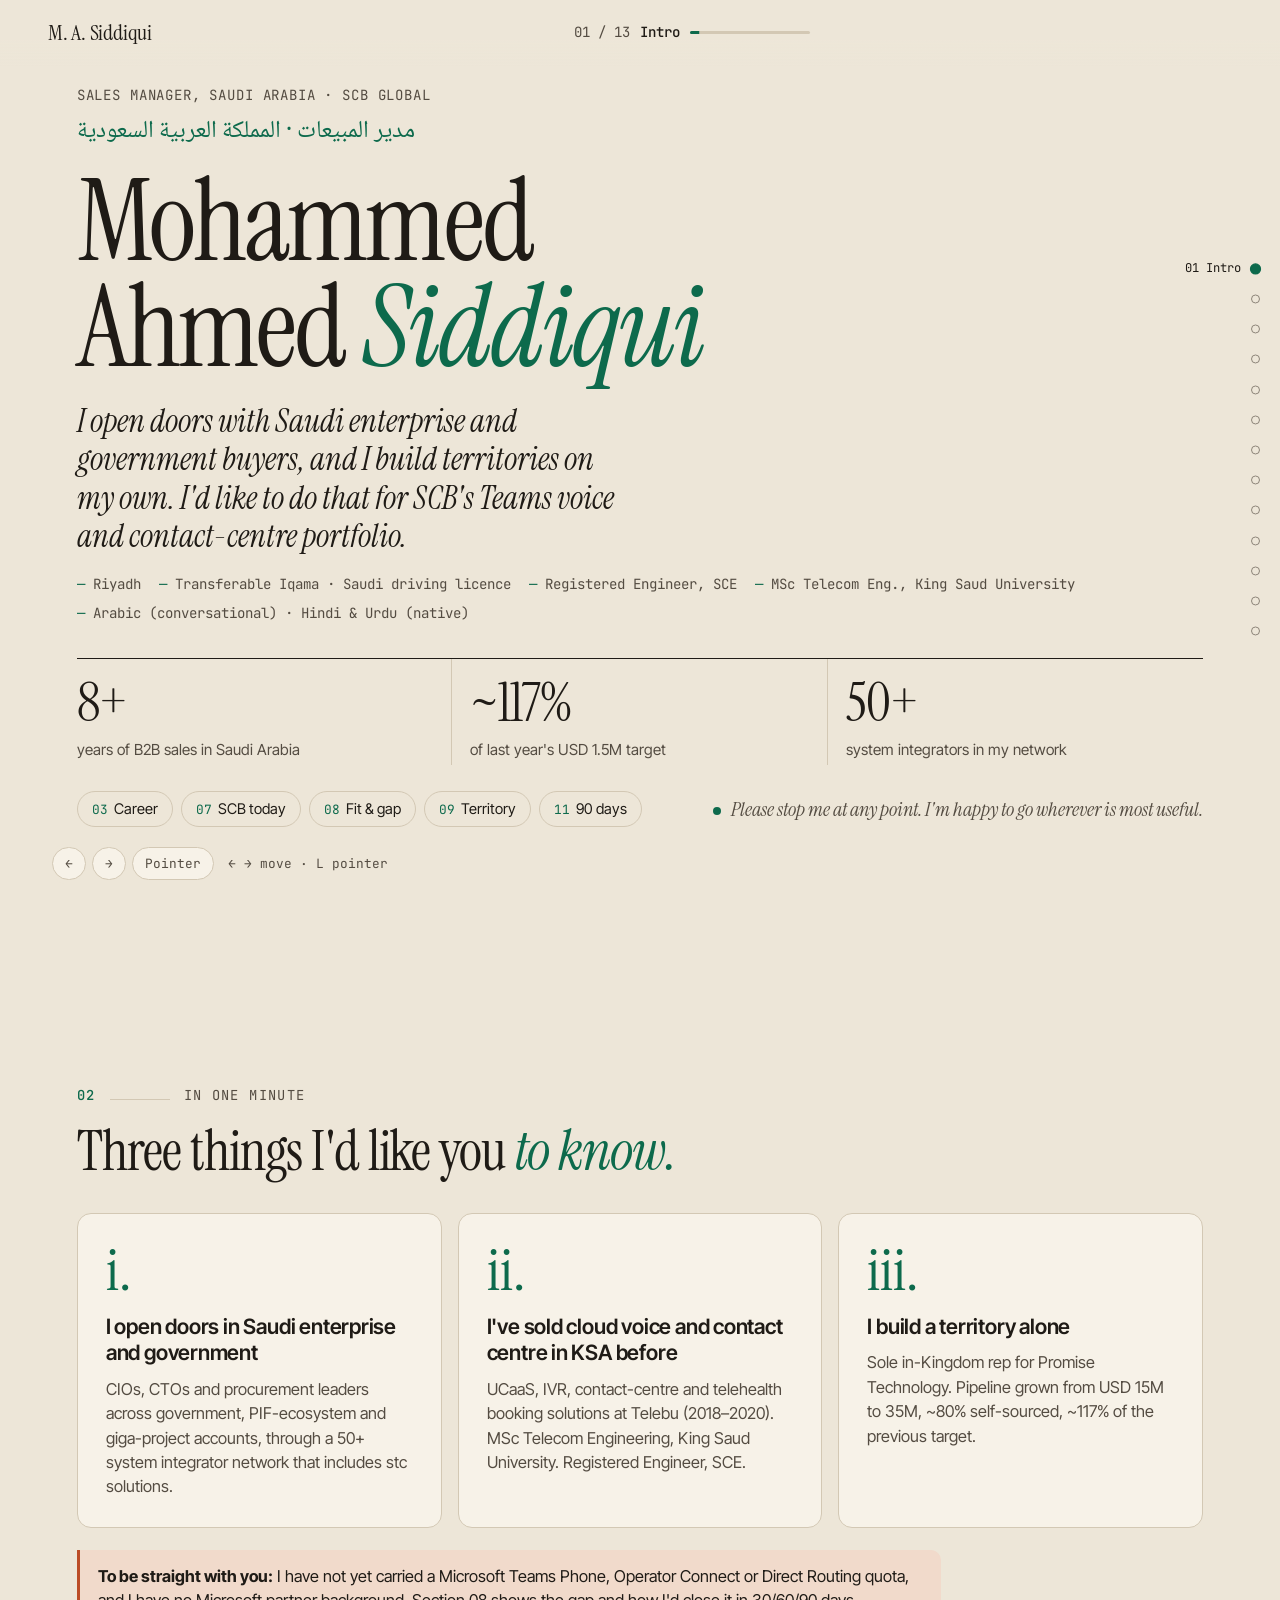
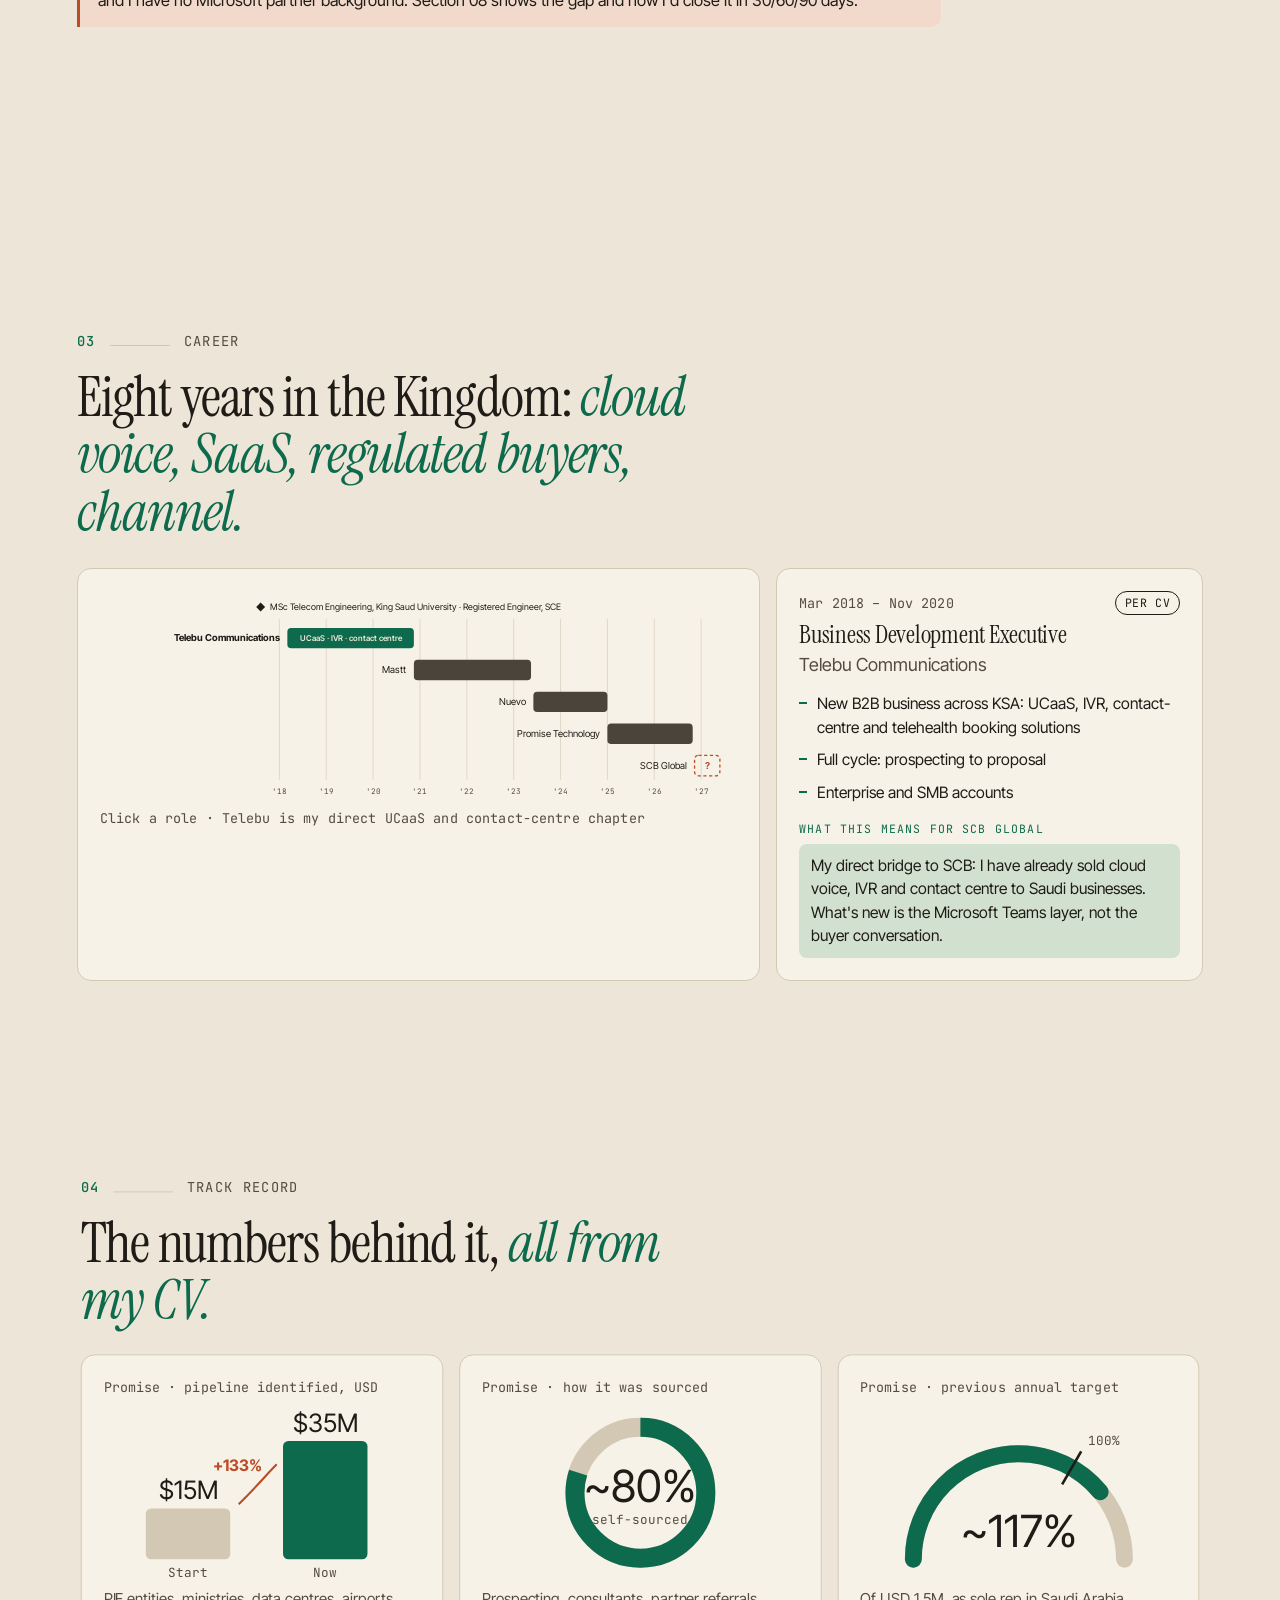
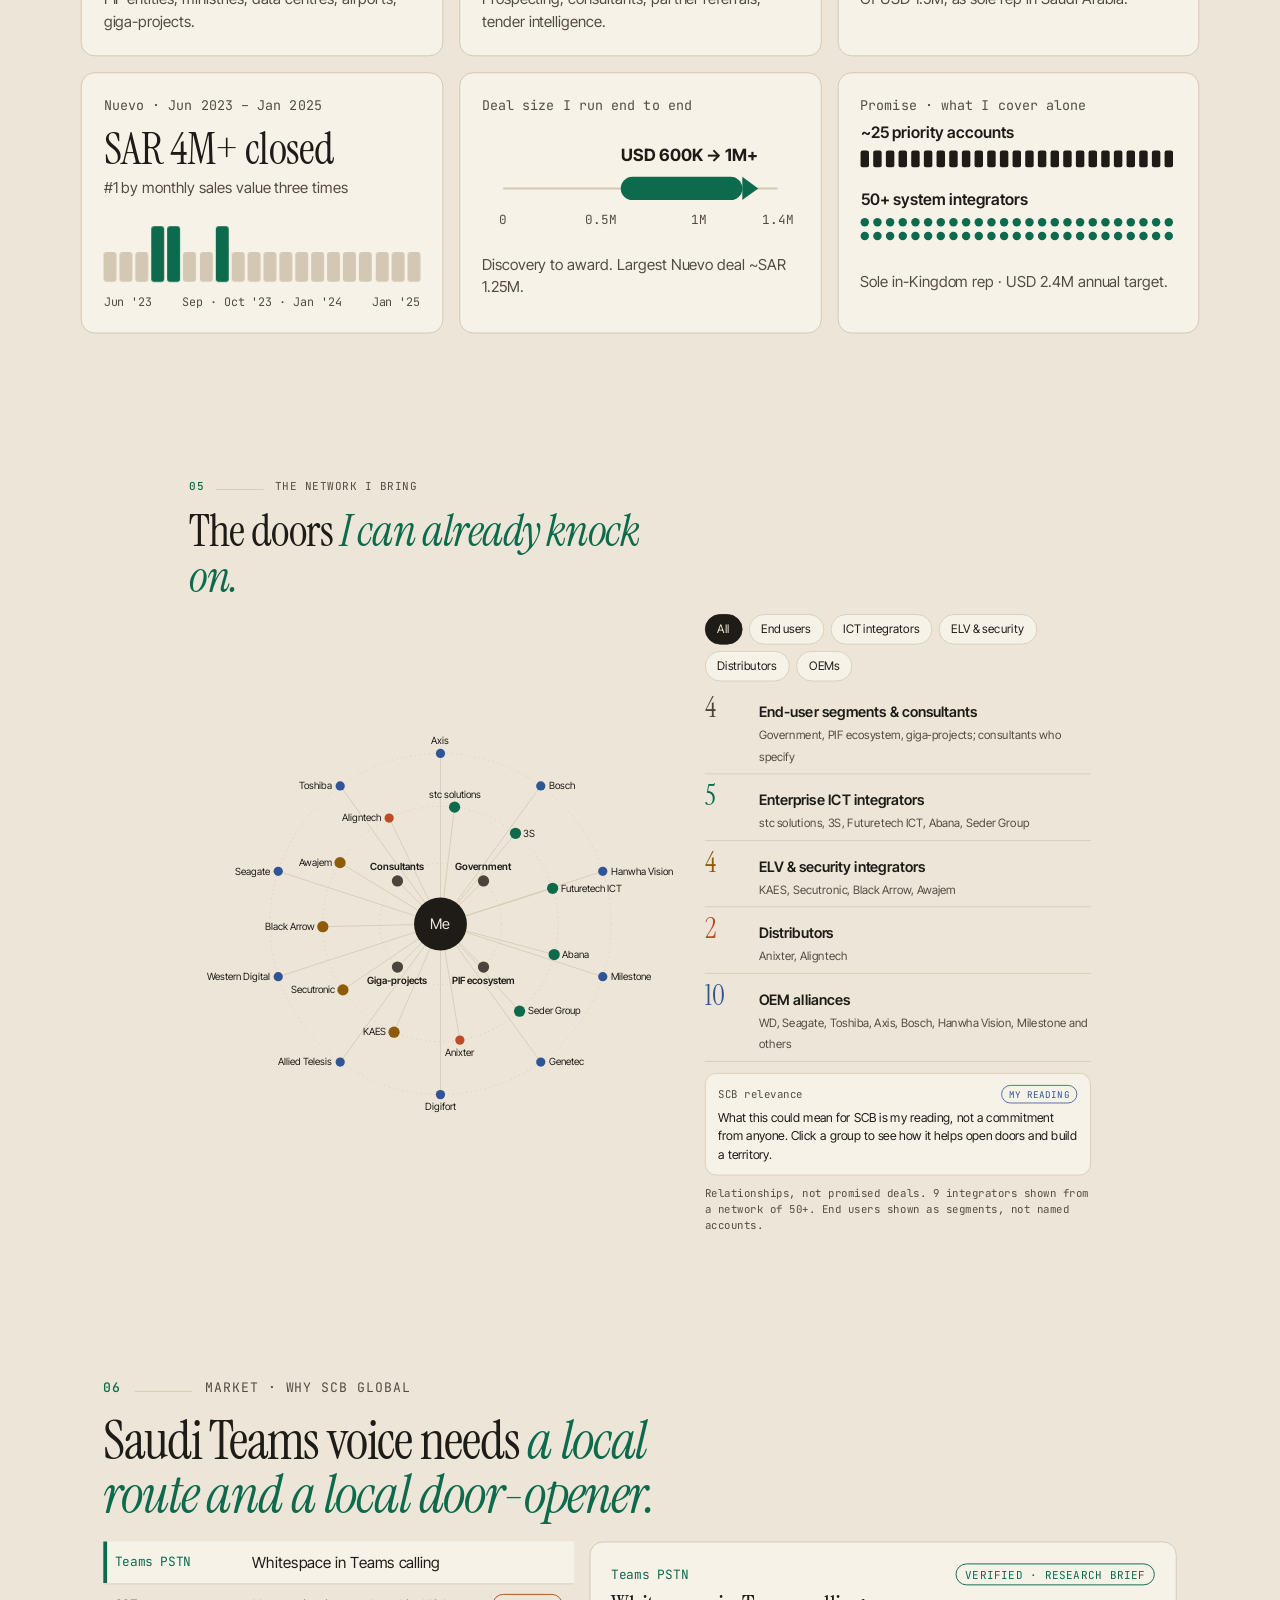
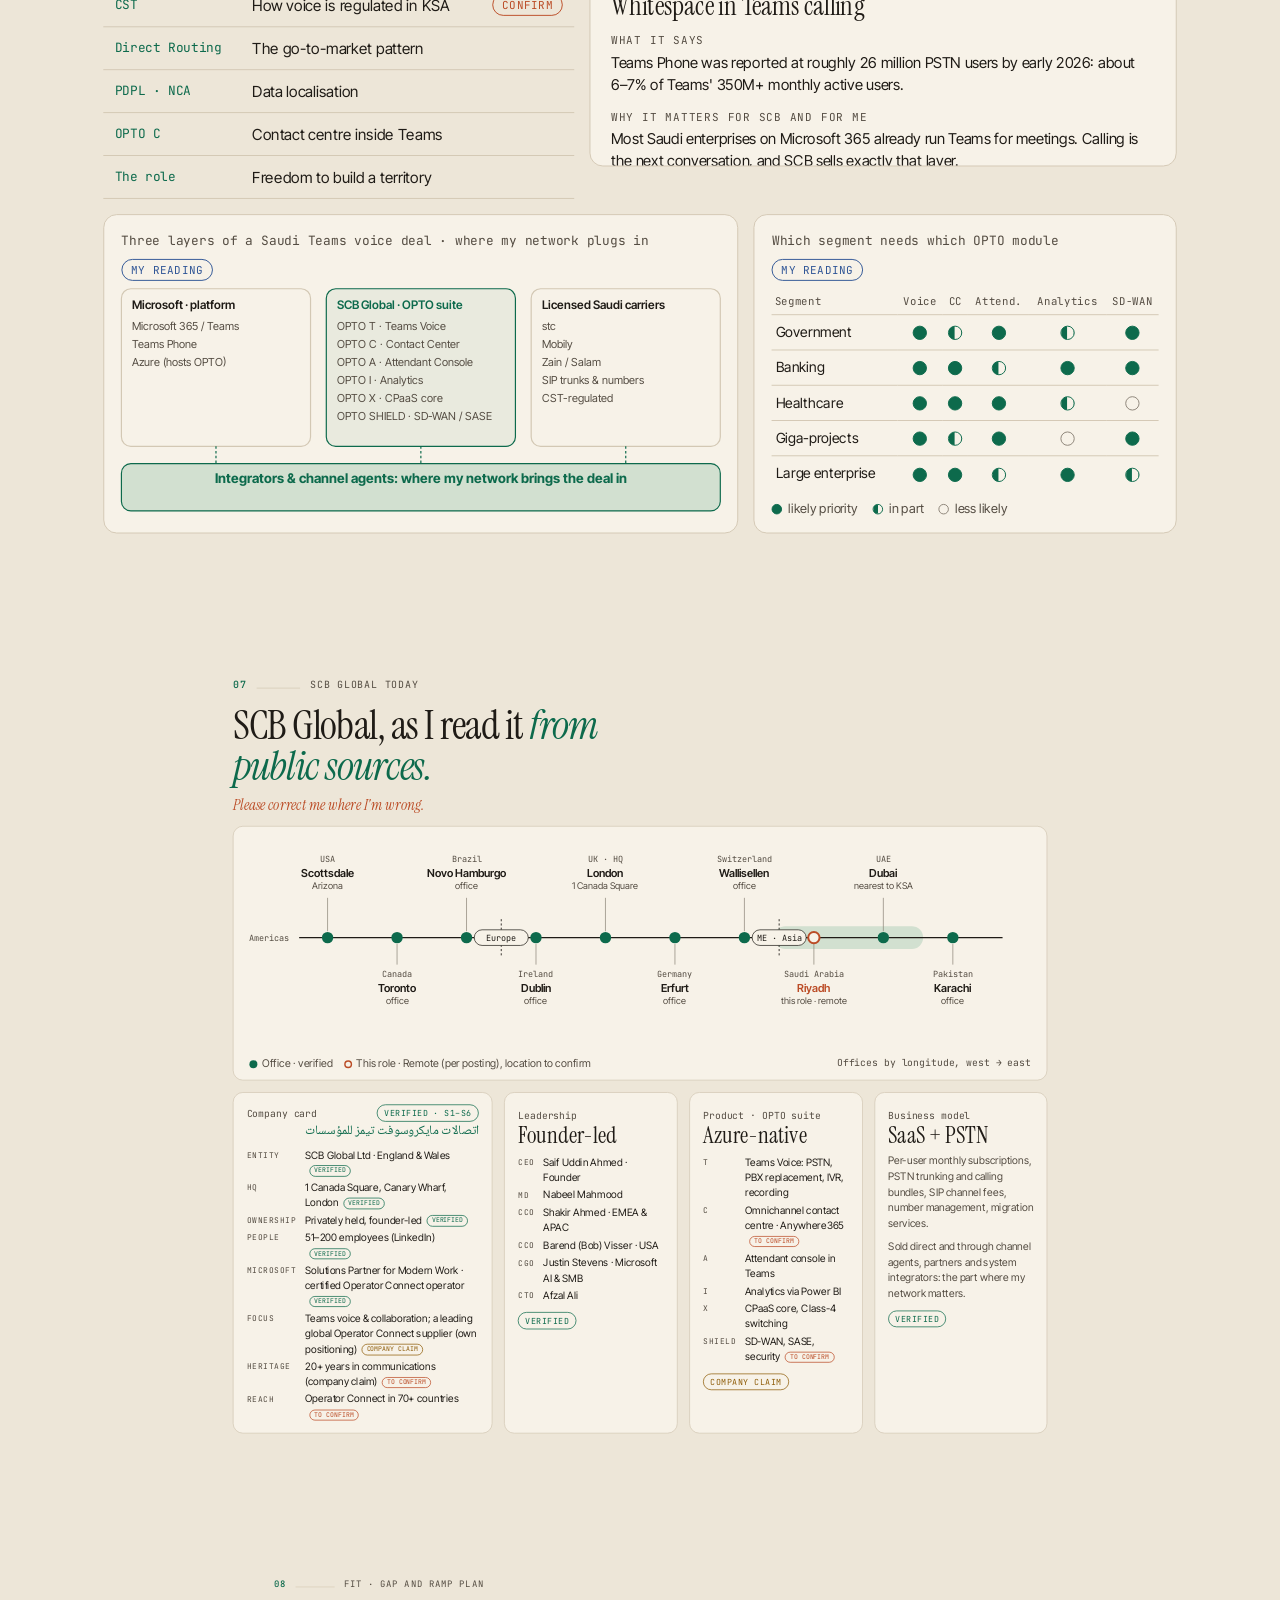
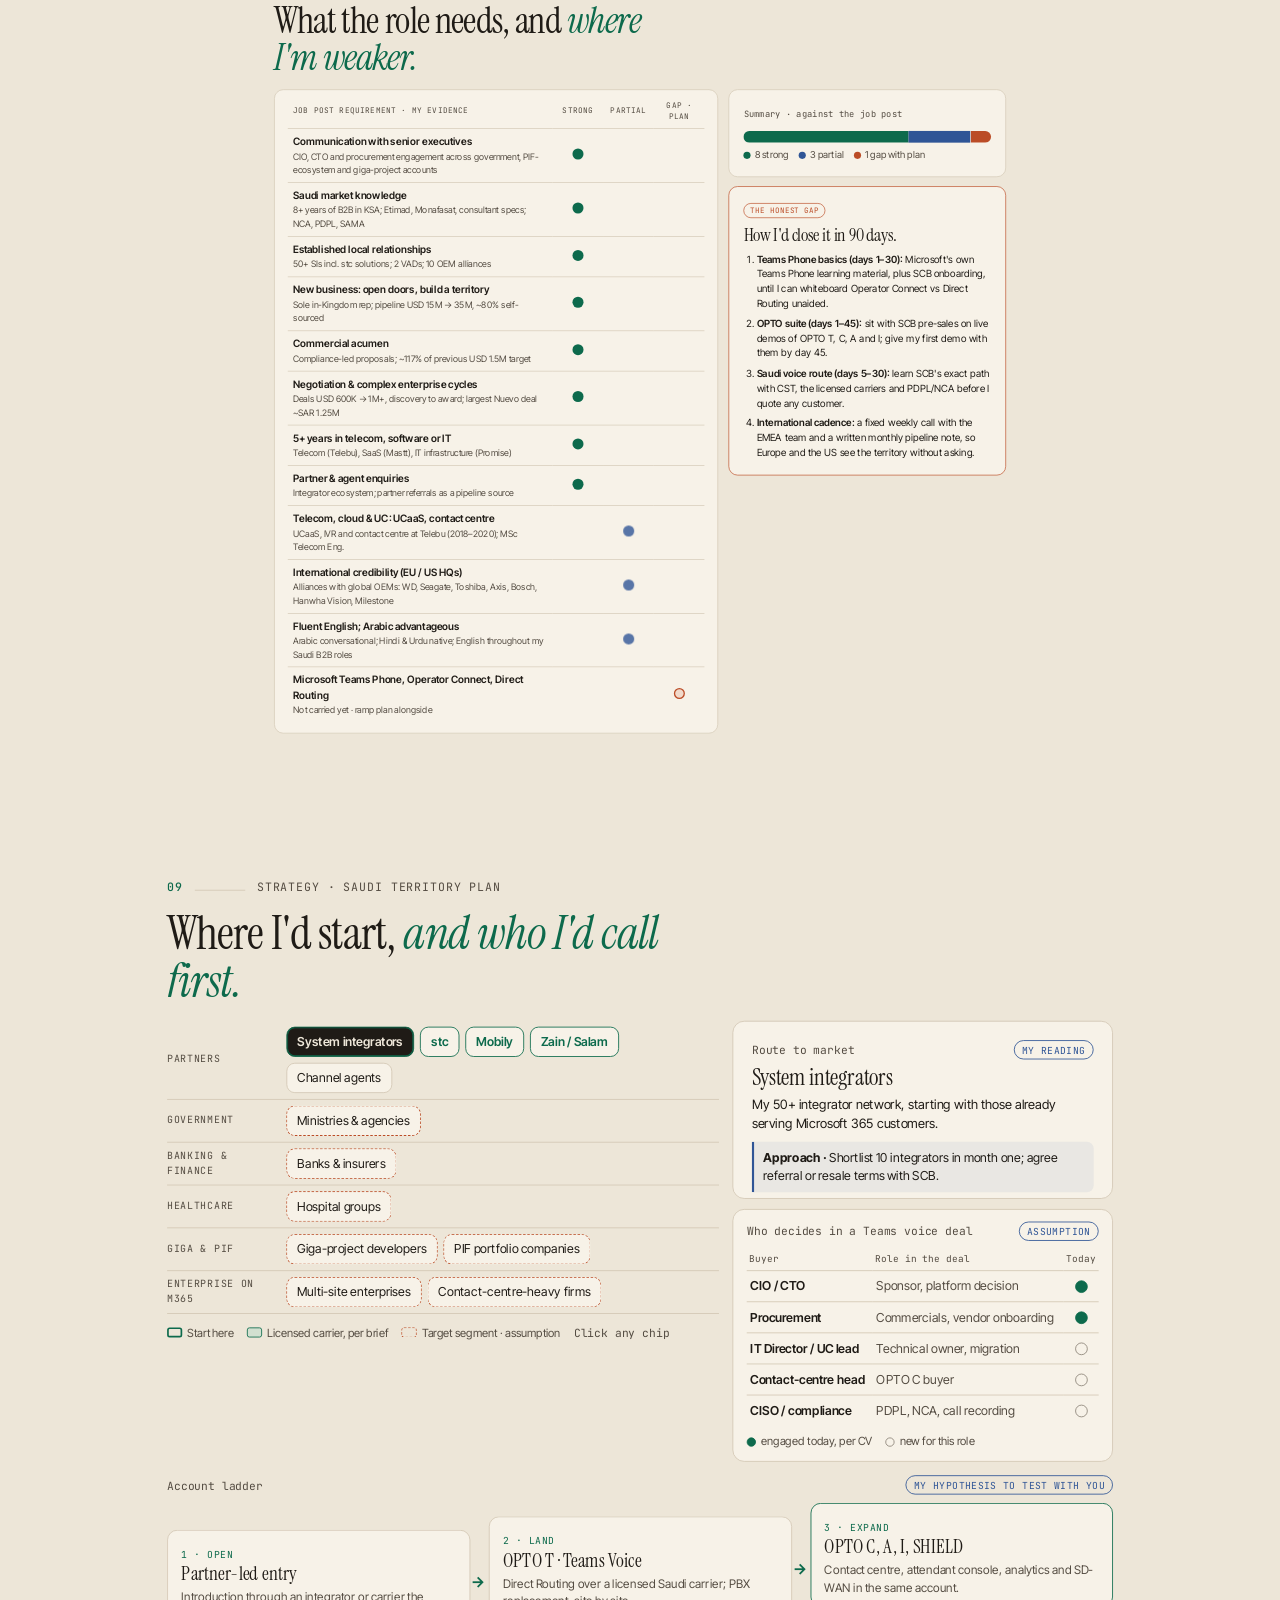
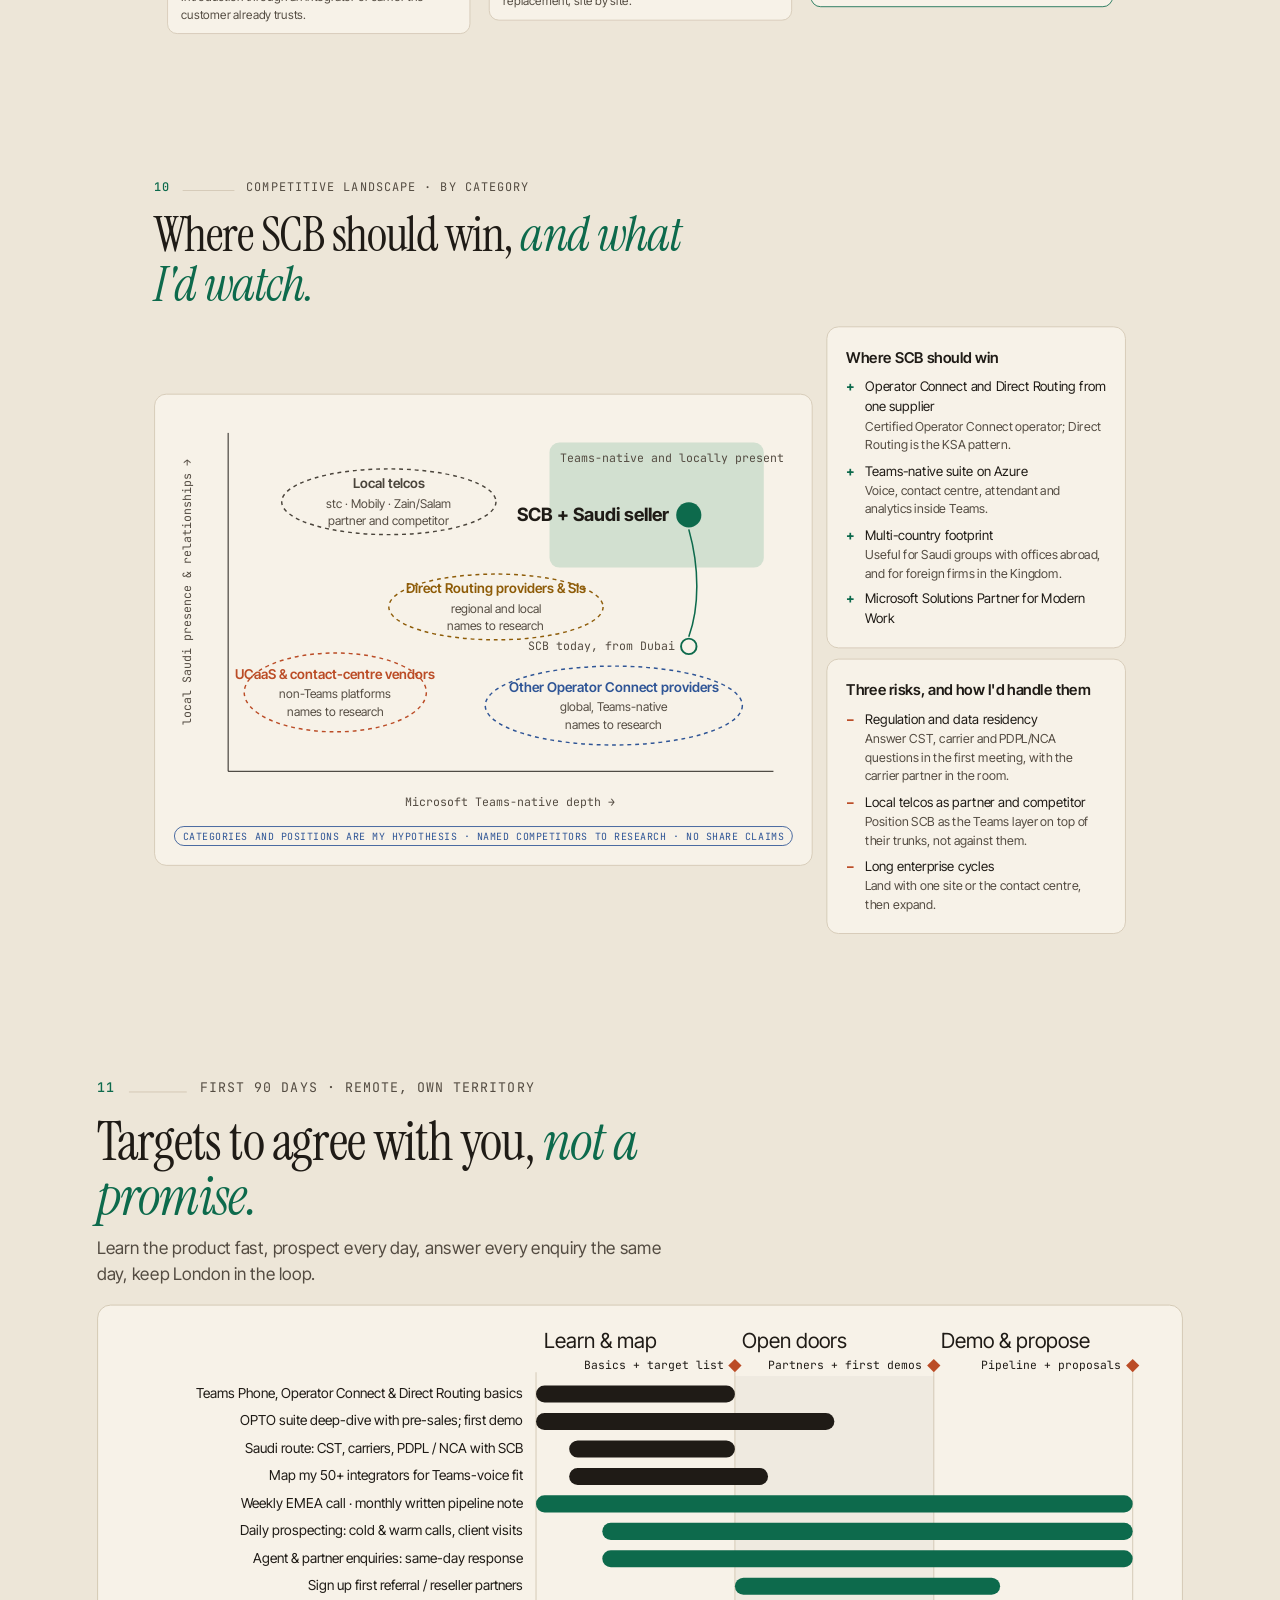
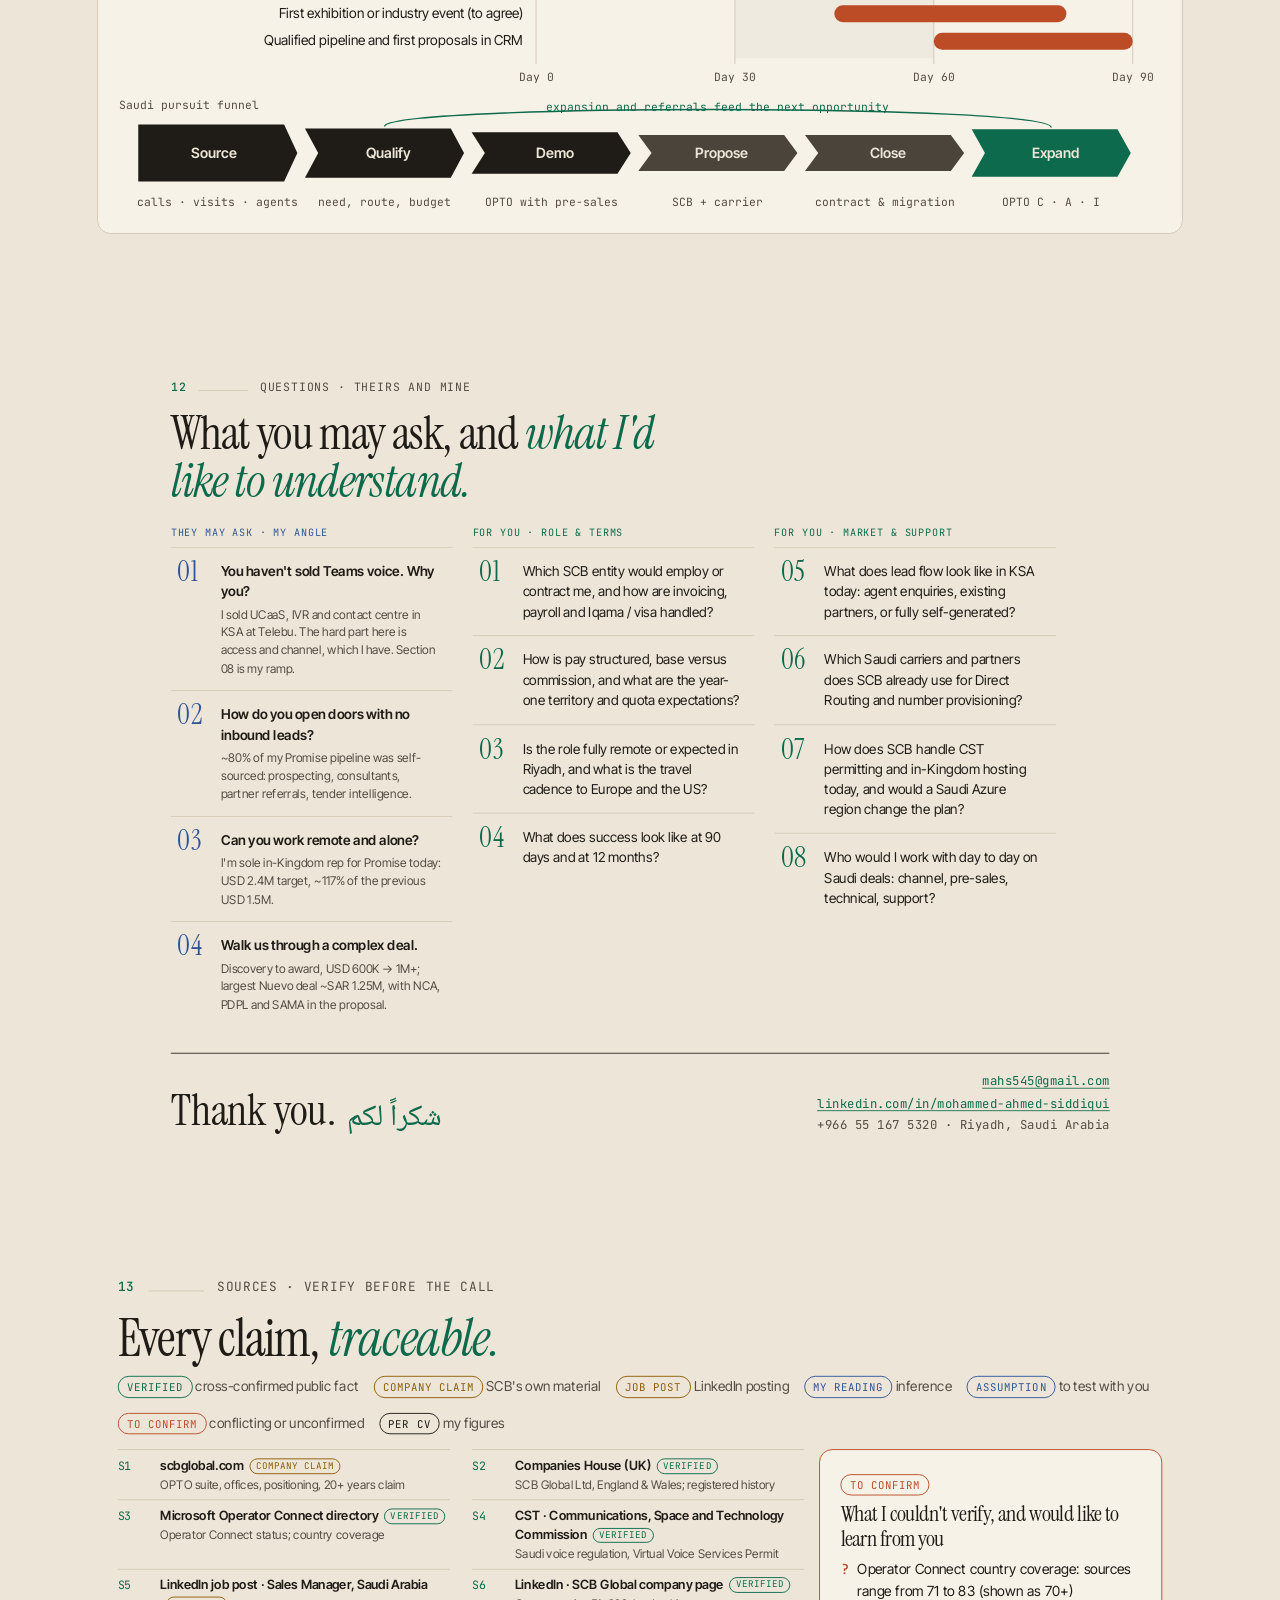
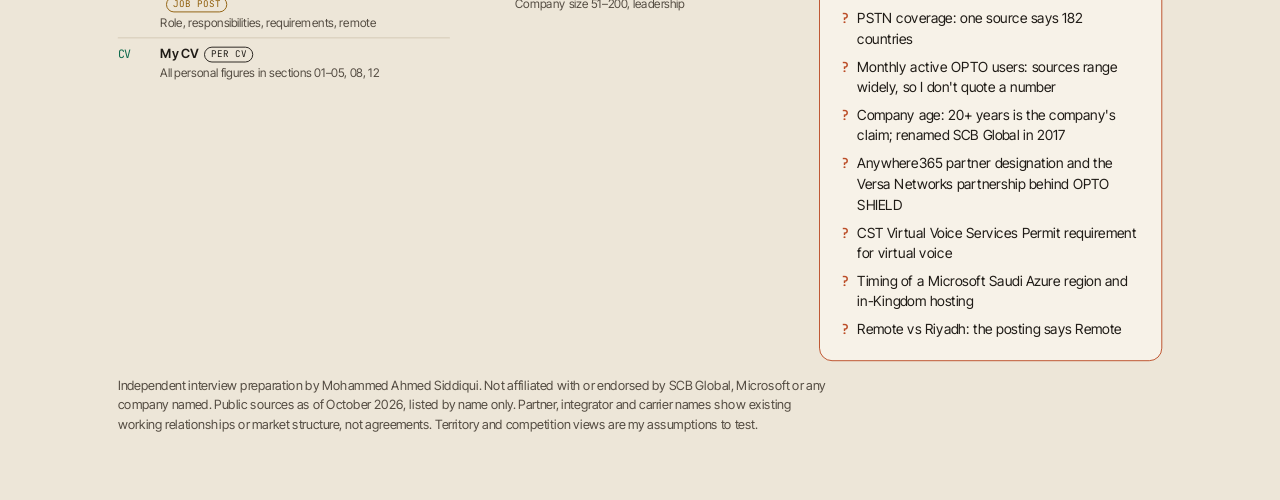
<file: scb-global/index.html>
<!doctype html>
<html lang="en">
<head>
<meta charset="utf-8">
<meta name="viewport" content="width=device-width,initial-scale=1">
<meta name="robots" content="noindex, nofollow">
<meta name="description" content="Mohammed Ahmed Siddiqui · Sales Manager, SCB Global">
<title>Mohammed Ahmed Siddiqui · Sales Manager, SCB Global</title>
<link rel="preconnect" href="https://fonts.googleapis.com">
<link rel="preconnect" href="https://fonts.gstatic.com" crossorigin>
<link href="https://fonts.googleapis.com/css2?family=Instrument+Serif:ital@0;1&family=Inter+Tight:wght@400;500;600;700&family=JetBrains+Mono:wght@400;500&family=Noto+Naskh+Arabic:wght@400;600&display=swap" rel="stylesheet">
<style>
:root{
 --paper:#EDE6D8;--card:#F7F2E8;--ink:#1F1B16;--mut:#544C42;--faint:#8C8478;--rule:#D3C8B4;
 --acc:#0D6A4C;--acc-soft:#D2E0D0;--hot:#BB4C26;--hot-soft:#F1DACB;--blue:#2F5596;--amber:#8E5C08;--bar:#4A443B;
 --serif:"Instrument Serif",Georgia,"Times New Roman",serif;
 --sans:"Inter Tight",-apple-system,BlinkMacSystemFont,"Segoe UI",Roboto,Arial,sans-serif;
 --mono:"JetBrains Mono",ui-monospace,Menlo,Consolas,monospace;
 --arab:"Noto Naskh Arabic","Geeza Pro","Segoe UI",serif;
 --ease:cubic-bezier(.16,1,.3,1);
}
*{box-sizing:border-box;margin:0;padding:0}
html{background:var(--paper);scroll-behavior:smooth;scroll-snap-type:y proximity}
body{font-family:var(--sans);font-size:18px;line-height:1.5;color:var(--ink);background:var(--paper);-webkit-font-smoothing:antialiased;overflow-x:hidden}
a{color:var(--acc);text-underline-offset:3px}
button{font:inherit;color:inherit}
:focus-visible{outline:2px solid var(--hot);outline-offset:3px;border-radius:6px}
::selection{background:var(--acc-soft)}
.ar{font-family:var(--arab);direction:rtl;unicode-bidi:isolate}
.ph{color:var(--hot);border-bottom:1.5px dashed var(--hot);font-weight:500}

/* chrome */
.topbar{position:fixed;top:0;left:0;right:0;z-index:30;display:flex;align-items:center;justify-content:space-between;padding:16px clamp(18px,4vw,48px);background:linear-gradient(var(--paper) 60%,rgba(237,230,216,0));pointer-events:none}
.topbar>*{pointer-events:auto}
.brand{font-family:var(--serif);font-size:1.4rem;letter-spacing:-.01em}
.where{font-family:var(--mono);font-size:.88rem;color:var(--mut);display:flex;gap:10px;align-items:center}
.where b{color:var(--ink);font-weight:500}
.where .pbar{display:inline-block;width:120px;height:3px;background:var(--rule);position:relative;overflow:hidden;border-radius:2px}
.where .pbar i{position:absolute;left:0;top:0;bottom:0;width:100%;background:var(--acc);transform-origin:left;transform:scaleX(0);transition:transform .7s var(--ease)}
.for{font-family:var(--mono);font-size:.84rem;color:var(--mut)}
@media(max-width:760px){.for,.where .pbar{display:none}}
.rail{position:fixed;right:clamp(10px,1.6vw,22px);top:50%;transform:translateY(-50%);z-index:30;display:flex;flex-direction:column;gap:6px}
.rail button{display:flex;align-items:center;justify-content:flex-end;gap:10px;background:none;border:0;cursor:pointer;padding:3px 0}
.rail span{font-family:var(--mono);font-size:.76rem;color:var(--mut);opacity:0;transform:translateX(6px);transition:opacity .35s var(--ease),transform .35s var(--ease);white-space:nowrap}
.rail i{width:9px;height:9px;border-radius:50%;border:1.5px solid var(--faint);transition:all .35s var(--ease)}
.rail button:hover span,.rail button[aria-current=true] span{opacity:1;transform:none}
.rail button[aria-current=true] i{background:var(--acc);border-color:var(--acc);transform:scale(1.25)}
.rail button[aria-current=true] span{color:var(--ink)}
@media(max-width:900px){.rail{display:none}}
.ctrl{position:fixed;left:clamp(18px,4vw,48px);bottom:16px;z-index:30;display:flex;gap:6px;align-items:center;font-family:var(--mono);font-size:.8rem;color:var(--mut);background:var(--paper);padding:4px 10px 4px 4px;border-radius:99px}
.ctrl button{background:var(--card);border:1px solid var(--rule);border-radius:99px;padding:6px 12px;cursor:pointer;transition:transform .3s var(--ease),border-color .2s}
.ctrl button:hover{border-color:var(--ink);transform:translateY(-2px)}
.ctrl button[aria-pressed=true]{background:var(--hot);color:var(--card);border-color:var(--hot)}
.ctrl .k{margin-left:8px}
@media(max-width:760px){.ctrl .k,.ctrl .opt{display:none}}
#laser{position:fixed;left:0;top:0;width:22px;height:22px;margin:-11px 0 0 -11px;border-radius:50%;background:rgba(187,76,38,.92);box-shadow:0 0 0 6px rgba(187,76,38,.2),0 0 24px rgba(187,76,38,.55);pointer-events:none;z-index:50;display:none;will-change:transform}
body.laser #laser{display:block}
body.laser{cursor:none}
.ripple{position:fixed;width:16px;height:16px;margin:-8px 0 0 -8px;border:2px solid var(--hot);border-radius:50%;pointer-events:none;z-index:49;animation:rip .7s var(--ease) forwards}
@keyframes rip{to{transform:scale(5);opacity:0}}

/* layout */
section{min-height:100vh;scroll-snap-align:start;display:flex;align-items:center;padding:96px clamp(20px,6vw,96px) 84px;position:relative}
.wrap{width:100%;max-width:1240px;margin:0 auto;transform-origin:center center}
@media(min-width:900px) and (min-height:600px){
 html{scroll-snap-type:y mandatory}
 section{height:100vh;min-height:0;overflow:hidden;padding:78px clamp(48px,6vw,110px) 66px}
}
.sh{display:flex;align-items:baseline;gap:14px;font-family:var(--mono);font-size:.86rem;color:var(--mut);margin-bottom:16px;text-transform:uppercase;letter-spacing:.1em}
.sh .no{color:var(--acc);font-weight:500}
.sh .ln{flex:0 0 60px;height:1px;background:var(--rule);transform-origin:left}
h1{font-family:var(--serif);font-weight:400;font-size:clamp(3.4rem,9vw,8.2rem);line-height:.92;letter-spacing:-.025em}
h2{font-family:var(--serif);font-weight:400;font-size:clamp(2.4rem,4.4vw,4rem);line-height:1.02;letter-spacing:-.02em;max-width:24ch}
h2 em,h1 em{font-style:italic;color:var(--acc)}
h3{font-size:1.08rem;font-weight:600;letter-spacing:-.01em}
.lede{font-size:clamp(1.05rem,1.4vw,1.22rem);color:var(--mut);max-width:62ch;margin-top:12px}
.card{background:var(--card);border:1px solid var(--rule);border-radius:14px;padding:22px}
.mono{font-family:var(--mono);font-size:.84rem;color:var(--mut);letter-spacing:.01em}
.tag{display:inline-block;font-family:var(--mono);font-size:.72rem;letter-spacing:.05em;text-transform:uppercase;padding:2px 9px;border-radius:99px;border:1px solid currentColor;white-space:nowrap;vertical-align:middle}
.t-source{color:var(--acc)}.t-claim{color:var(--amber)}.t-inference{color:var(--blue)}.t-verify{color:var(--hot)}.t-cv{color:var(--ink)}.t-assume{color:var(--blue)}.t-post{color:var(--amber)}
.grid{display:grid;gap:16px}
.mt{margin-top:26px}
.hd{display:flex;justify-content:space-between;align-items:center;gap:10px;flex-wrap:wrap}
svg{display:block;width:100%;height:auto;overflow:visible}
svg text{font-family:var(--sans);fill:var(--ink)}
svg .m{font-family:var(--mono);fill:var(--mut);font-size:12px}

/* motion */
.r{opacity:0;transform:translateY(22px);transition:opacity .8s var(--ease),transform 1s var(--ease);transition-delay:calc(var(--d,0) * 75ms)}
.in .r{opacity:1;transform:none}
.in .sh .ln{animation:ln 1s var(--ease) both}
@keyframes ln{from{transform:scaleX(0)}}
.gx{transform:scaleX(0);transform-box:fill-box;transform-origin:left center;transition:transform 1.1s var(--ease);transition-delay:calc(var(--d,0) * 70ms + 250ms)}
.gy{transform:scaleY(0);transform-box:fill-box;transform-origin:center bottom;transition:transform 1.2s var(--ease);transition-delay:calc(var(--d,0) * 120ms + 250ms)}
.in .gx,.in .gy{transform:none}
.pop{opacity:0;transform:scale(.3);transform-box:fill-box;transform-origin:center;transition:opacity .5s ease,transform .8s var(--ease);transition-delay:calc(var(--d,0) * 60ms + 200ms)}
.in .pop{opacity:1;transform:none}
.drw{stroke-dasharray:100;stroke-dashoffset:100;transition:stroke-dashoffset 1.6s var(--ease);transition-delay:calc(var(--d,0) * 60ms + 150ms)}
.in .drw{stroke-dashoffset:var(--to,0)}
.swap{animation:sw .45s var(--ease)}
@keyframes sw{from{opacity:0;transform:translateY(6px)}}
@media(prefers-reduced-motion:reduce){html{scroll-behavior:auto}.r,.gx,.gy,.pop,.drw{transition:none!important}.r,.pop{opacity:1;transform:none}.gx,.gy{transform:none}.drw{stroke-dashoffset:var(--to,0)}.flow i,.swap{animation:none!important}}

/* hero */
.hero .kick{font-family:var(--mono);font-size:.88rem;color:var(--mut);letter-spacing:.06em;text-transform:uppercase}
.hero .arn{font-size:clamp(1.15rem,1.9vw,1.55rem);color:var(--acc);margin-top:8px;display:inline-block}
.hero h1{margin-top:18px}
.hero .say{font-family:var(--serif);font-style:italic;font-size:clamp(1.5rem,2.5vw,2.1rem);line-height:1.2;margin-top:22px;max-width:36ch}
.hero .facts{display:flex;flex-wrap:wrap;gap:8px 18px;margin-top:18px;font-family:var(--mono);font-size:.88rem;color:var(--mut)}
.hero .facts span::before{content:"— ";color:var(--acc)}
.stats{display:grid;grid-template-columns:repeat(4,1fr);border-top:1.5px solid var(--ink);margin-top:34px}
.stats.s3{grid-template-columns:repeat(3,1fr)}
.stat{padding:18px 18px 4px 0;border-right:1px solid var(--rule)}
.stat:last-child{border-right:0}
.stat+.stat{padding-left:18px}
.stat b{display:block;font-family:var(--serif);font-weight:400;font-size:clamp(2.4rem,4.2vw,3.7rem);line-height:1;letter-spacing:-.02em}
.stat span{display:block;font-size:.95rem;color:var(--mut);margin-top:8px;max-width:26ch}
@media(max-width:760px){.stats{grid-template-columns:1fr 1fr}.stat:nth-child(2){border-right:0}.stat:nth-child(3){padding-left:0}.stats.s3{grid-template-columns:1fr}.stats.s3 .stat{border-right:0;padding-left:0;border-bottom:1px solid var(--rule);padding-bottom:12px}}
.hfoot{display:flex;flex-wrap:wrap;align-items:center;justify-content:space-between;gap:16px;margin-top:26px}
.toc{display:flex;flex-wrap:wrap;gap:8px}
.toc button{background:none;border:1px solid var(--rule);border-radius:99px;padding:6px 14px;font-size:.92rem;cursor:pointer;transition:border-color .3s,color .3s,transform .3s var(--ease)}
.toc button:hover{border-color:var(--acc);color:var(--acc);transform:translateY(-2px)}
.toc button b{font-family:var(--mono);font-weight:400;color:var(--acc);margin-right:6px;font-size:.8rem}
.stop{font-family:var(--serif);font-style:italic;font-size:1.25rem;color:var(--mut)}
.stop::before{content:"";display:inline-block;width:8px;height:8px;border-radius:50%;background:var(--acc);margin-right:10px;vertical-align:middle;animation:pulse 2.4s ease-in-out infinite}
@keyframes pulse{50%{opacity:.25}}

/* brief */
.brief{grid-template-columns:repeat(3,1fr);margin-top:34px}
.brief .card{padding:28px;transition:transform .5s var(--ease),box-shadow .5s var(--ease)}
.brief .card:hover{transform:translateY(-6px);box-shadow:0 22px 40px -28px rgba(31,27,22,.4)}
.brief .n{font-family:var(--serif);font-size:3.6rem;line-height:1;color:var(--acc)}
.brief h3{margin-top:14px;font-size:1.32rem;line-height:1.25}
.brief p{color:var(--mut);margin-top:10px;font-size:1.02rem}
@media(max-width:900px){.brief{grid-template-columns:1fr}}
.honest{margin-top:22px;padding:14px 18px;border-left:3px solid var(--hot);background:var(--hot-soft);border-radius:0 10px 10px 0;font-size:1.02rem;max-width:96ch}

/* career */
.career{grid-template-columns:1.6fr 1fr;align-items:stretch;margin-top:28px}
@media(max-width:960px){.career{grid-template-columns:1fr}}
.role{cursor:pointer}
.role rect.b{transition:fill .3s}
.role:hover rect.b{fill:#2E7A5E}
.role.sel rect.b{fill:var(--acc)}
.role.sel text.l{font-weight:700}
.panel{min-height:380px}
.panel h3{font-size:1.55rem;font-family:var(--serif);font-weight:400;letter-spacing:-.01em;line-height:1.15}
.panel ul{list-style:none;margin-top:14px;display:flex;flex-direction:column;gap:9px}
.panel li{padding-left:18px;position:relative;font-size:.98rem}
.panel li::before{content:"";position:absolute;left:0;top:.65em;width:8px;height:2px;background:var(--acc)}
.panel .lab{font-family:var(--mono);font-size:.72rem;text-transform:uppercase;letter-spacing:.1em;color:var(--acc);margin-top:16px}
.panel .f4{margin-top:6px;font-size:.98rem;padding:10px 12px;background:var(--acc-soft);border-radius:8px}

/* record */
.rec{grid-template-columns:repeat(3,1fr);margin-top:26px}
.rec .card{display:flex;flex-direction:column;gap:6px}
.rec .big{font-family:var(--serif);font-size:2.8rem;line-height:1;letter-spacing:-.02em;margin-top:6px}
.rec .cap{font-size:.95rem;color:var(--mut)}
@media(max-width:960px){.rec{grid-template-columns:1fr 1fr}}
@media(max-width:620px){.rec{grid-template-columns:1fr}}
.months{display:grid;grid-template-columns:repeat(20,1fr);gap:3px;margin-top:18px;align-items:end;height:58px}
.months i{display:block;height:30px;border-radius:3px;background:var(--rule);transform-origin:bottom}
.months i.best{background:var(--acc);height:56px}
.in .months i{animation:mb .7s var(--ease) both;animation-delay:calc(var(--d) * 35ms + 300ms)}
@keyframes mb{from{transform:scaleY(0)}}
.mlab{display:flex;justify-content:space-between;font-family:var(--mono);font-size:.74rem;color:var(--mut);margin-top:6px}

/* network */
.netw{grid-template-columns:1.3fr 1fr;align-items:center;margin-top:18px}
@media(max-width:960px){.netw{grid-template-columns:1fr}}
.filters{display:flex;flex-wrap:wrap;gap:8px}
.filters button{background:var(--card);border:1px solid var(--rule);border-radius:99px;padding:7px 15px;cursor:pointer;font-size:.92rem;transition:background .3s,color .3s,border-color .3s}
.filters button[aria-pressed=true]{background:var(--ink);color:var(--paper);border-color:var(--ink)}
.nn{transition:opacity .35s}
.nn circle{transition:transform .4s var(--ease);transform-box:fill-box;transform-origin:center}
.nn:hover circle{transform:scale(1.5)}
.nl{stroke:var(--rule);stroke-width:1.2;transition:opacity .35s,stroke .35s}
.fade{opacity:.12}
.groups{display:flex;flex-direction:column;gap:10px;margin-top:16px}
.groups .g{display:flex;align-items:baseline;border-bottom:1px solid var(--rule);padding-bottom:9px;cursor:pointer}
.groups .g b{font-family:var(--serif);font-size:2.2rem;font-weight:400;line-height:1;margin-right:14px;min-width:54px}
.groups .g span{color:var(--mut);font-size:.9rem}
.rel{margin-top:14px;padding:14px 16px;min-height:118px}
.rel p{font-size:.96rem;margin-top:6px}

/* market */
.mkt{grid-template-columns:1fr 1.25fr;margin-top:20px;align-items:start}
.mkt2{grid-template-columns:1.5fr 1fr;margin-top:16px;align-items:stretch}
@media(max-width:960px){.mkt,.mkt2{grid-template-columns:1fr}}
.ctl{display:flex;flex-direction:column}
.ctl button{display:flex;align-items:center;gap:14px;text-align:left;background:none;border:0;border-bottom:1px solid var(--rule);padding:10px 12px;cursor:pointer;transition:background-color .25s,box-shadow .25s}
.ctl button:hover{background:rgba(247,242,232,.6)}
.ctl button[aria-pressed=true]{background:var(--card);box-shadow:inset 4px 0 0 var(--acc)}
.ctl .code{font-family:var(--mono);font-size:.84rem;color:var(--acc);min-width:130px}
.ctl .nm{font-size:1rem;flex:1}
.ctlD{height:236px;overflow:hidden}
.ctlD h3{font-family:var(--serif);font-weight:400;font-size:1.8rem;line-height:1.1;margin-top:6px}
.ctlD .lab{font-family:var(--mono);font-size:.72rem;text-transform:uppercase;letter-spacing:.1em;color:var(--mut);margin-top:12px}
.ctlD p{margin-top:3px;font-size:.98rem}
.heat table{width:100%;border-collapse:collapse;font-size:.92rem;margin-top:8px}
.heat th{font-family:var(--mono);font-weight:400;font-size:.7rem;color:var(--mut);text-align:center;padding:5px 3px}
.heat th:first-child{text-align:left}
.heat td{padding:7px 4px;border-top:1px solid var(--rule);text-align:center}
.heat td:first-child{text-align:left}
.dot{display:inline-block;width:15px;height:15px;border-radius:50%;border:1.5px solid var(--acc);vertical-align:middle}
.dot.f{background:var(--acc)}.dot.h{background:linear-gradient(90deg,var(--acc) 50%,transparent 50%)}.dot.o{border-color:var(--faint)}

/* company today */
.bkrow{grid-template-columns:1.5fr 1fr 1fr 1fr;margin-top:16px}
@media(max-width:960px){.bkrow{grid-template-columns:1fr 1fr}}
@media(max-width:620px){.bkrow{grid-template-columns:1fr}}
.bkrow .card{padding:16px 18px}
.bkrow b{display:block;font-family:var(--serif);font-weight:400;font-size:2rem;line-height:1.05}
.bkrow .ds{display:block;font-size:.9rem;color:var(--mut);margin:6px 0 10px}
.co .arn{font-family:var(--arab);font-size:1.12rem;line-height:1.5;direction:rtl;text-align:right;color:var(--acc)}
.co dl{display:grid;grid-template-columns:auto 1fr;gap:3px 12px;font-size:.88rem;margin-top:8px}
.co dt{font-family:var(--mono);font-size:.68rem;color:var(--mut);text-transform:uppercase;letter-spacing:.06em;padding-top:3px}
.co dd .tag,.bkrow .ds .tag{font-size:.56rem;padding:0 6px;margin-left:6px}
.legend{display:flex;flex-wrap:wrap;gap:16px;font-size:.92rem;color:var(--mut);margin-top:8px}
.legend i{display:inline-block;width:11px;height:11px;border-radius:50%;margin-right:6px;vertical-align:middle}
.ev .evn{transition:fill .2s}
.ev:hover .evn{fill:var(--acc)}
.corr{font-family:var(--serif);font-style:italic;color:var(--hot);font-size:1.3rem}

/* fit */
.fitw{grid-template-columns:1.6fr 1fr;margin-top:20px;align-items:start}
@media(max-width:960px){.fitw{grid-template-columns:1fr}}
.fm{width:100%;border-collapse:collapse}
.fm th{font-family:var(--mono);font-weight:400;font-size:.74rem;color:var(--mut);text-transform:uppercase;letter-spacing:.08em;padding:0 8px 8px;text-align:center}
.fm th:first-child{text-align:left}
.fm td{border-top:1px solid var(--rule);padding:8px;vertical-align:middle}
.fm td.c{text-align:center;width:78px}
.fm .need{font-size:.98rem;font-weight:600}
.fm .ev2{font-size:.86rem;color:var(--mut);margin-top:1px}
.fm tr{transition:background-color .25s}
.fm tr:hover{background:rgba(237,230,216,.6)}
.fdot{display:inline-block;width:17px;height:17px;border-radius:50%}
.fdot.d{background:var(--acc)}.fdot.a{background:var(--blue);opacity:.8}.fdot.g{border:2px solid var(--hot);background:var(--hot-soft)}
.stack{display:flex;height:18px;border-radius:99px;overflow:hidden;margin:14px 0 8px}
.stack i{display:block;height:100%;transform-origin:left}
.in .stack i{animation:gxk 1.2s var(--ease) both;animation-delay:calc(var(--d) * 150ms + 300ms)}
@keyframes gxk{from{transform:scaleX(0)}}
.gapc{border:1.5px solid var(--hot)}
.gapc h3{font-family:var(--serif);font-weight:400;font-size:1.7rem;line-height:1.1}
.gapc ol{margin:12px 0 0 20px;display:flex;flex-direction:column;gap:8px;font-size:.95rem}
.gapc ol b{font-weight:600}

/* account map */
.chw{grid-template-columns:1.45fr 1fr;margin-top:18px;align-items:start}
@media(max-width:960px){.chw{grid-template-columns:1fr}}
.tier{display:grid;grid-template-columns:128px 1fr;gap:14px;align-items:center;padding:7px 0;border-bottom:1px solid var(--rule)}
.tier .tn{font-family:var(--mono);font-size:.74rem;text-transform:uppercase;letter-spacing:.08em;color:var(--mut)}
.chips{display:flex;flex-wrap:wrap;gap:7px}
.chip{background:var(--card);border:1px solid var(--rule);border-radius:10px;padding:6px 12px;font-size:.92rem;cursor:pointer;transition:transform .35s var(--ease),border-color .25s,background-color .25s,color .25s;text-align:left}
.chip:hover{transform:translateY(-3px);border-color:var(--ink)}
.chip[aria-pressed=true]{background:var(--ink);color:var(--paper);border-color:var(--ink)}
.chip.k-core{border-color:var(--acc);color:var(--acc);font-weight:600}
.chip.k-anchor{border-color:var(--acc);box-shadow:inset 0 0 0 1px var(--acc);font-weight:600}
.chip.k-eval{border-style:dashed;border-color:var(--hot)}
.chip[aria-pressed=true].k-core{color:var(--paper)}
@media(max-width:620px){.tier{grid-template-columns:1fr}}
.chD{height:212px;overflow:hidden}
.chD h3{font-family:var(--serif);font-weight:400;font-size:1.7rem;line-height:1.1;margin-top:6px}
.chD p{margin-top:6px;font-size:.96rem}
.chD .idea{margin-top:10px;font-size:.92rem;padding:8px 10px;border-left:3px solid var(--blue);background:rgba(47,85,150,.07);border-radius:0 8px 8px 0}
.prin{margin-top:14px;padding:16px 18px;border-left:3px solid var(--acc);background:var(--acc-soft);border-radius:0 10px 10px 0;font-size:1rem}
.keyline{display:flex;flex-wrap:wrap;gap:16px;font-size:.84rem;color:var(--mut);margin-top:12px}
.keyline span{display:inline-flex;align-items:center;gap:6px}
.keyline i{display:inline-block;width:18px;height:12px;border-radius:3px}
.ladder{display:grid;grid-template-columns:repeat(3,1fr);gap:22px;margin-top:10px;align-items:end}
.ladder .st{background:var(--card);border:1px solid var(--rule);border-radius:12px;padding:12px 16px;position:relative}
.ladder .st:nth-child(2){margin-bottom:16px}.ladder .st:nth-child(3){margin-bottom:32px;border-color:var(--acc)}
.ladder .st:not(:last-child)::after{content:"→";position:absolute;right:-19px;top:50%;transform:translateY(-50%);color:var(--acc);font-weight:700}
.ladder .st i{font-family:var(--mono);font-style:normal;font-size:.72rem;color:var(--acc);letter-spacing:.06em;text-transform:uppercase}
.ladder .st b{font-family:var(--serif);font-weight:400;font-size:1.45rem;display:block;line-height:1.1}
.ladder .st span{font-size:.88rem;color:var(--mut);display:block;margin-top:3px}
@media(max-width:760px){.ladder{grid-template-columns:1fr}.ladder .st{margin:0!important}.ladder .st::after{display:none}}

/* compete */
.cmpw{grid-template-columns:1.25fr 1fr;margin-top:20px;align-items:center}
@media(max-width:960px){.cmpw{grid-template-columns:1fr}}
.wl{list-style:none;display:flex;flex-direction:column;gap:8px;margin-top:10px}
.wl li{font-size:.96rem;padding-left:22px;position:relative}
.wl li::before{content:"+";position:absolute;left:0;color:var(--acc);font-weight:700}
.wl.neg li::before{content:"−";color:var(--hot)}
.wl li span{display:block;color:var(--mut);font-size:.9rem}

/* questions */
.qs{grid-template-columns:repeat(3,1fr);margin-top:24px;counter-reset:q;column-gap:24px}
.qs>div+div{counter-reset:q}
.qs>div:nth-child(3){counter-reset:q 4}
@media(min-width:901px){.qs{padding-right:64px}}
@media(max-width:900px){.qs{grid-template-columns:1fr}}
.qg{font-family:var(--mono);font-size:.76rem;text-transform:uppercase;letter-spacing:.1em;color:var(--acc);padding-bottom:8px}
.q{padding:16px 14px 16px 60px;position:relative;font-size:1.02rem;border-top:1px solid var(--rule)}
.q::before{counter-increment:q;content:counter(q,decimal-leading-zero);position:absolute;left:8px;top:12px;font-family:var(--serif);font-size:2.1rem;line-height:1;color:var(--acc)}
.q b{font-weight:600}
.q .ang{display:block;color:var(--mut);font-size:.9rem;margin-top:4px}
.qs .them .q::before{color:var(--blue)}
.close{margin-top:32px;display:flex;flex-wrap:wrap;justify-content:space-between;align-items:end;gap:20px;border-top:1.5px solid var(--ink);padding-top:22px}
.close .thx{font-family:var(--serif);font-size:clamp(2.2rem,4vw,3.4rem);line-height:1}
.close .thx .ar{font-size:.7em;color:var(--acc);margin-left:14px}
.close .ct{font-family:var(--mono);font-size:.92rem;display:flex;flex-direction:column;gap:4px;text-align:right}

/* sources */
.srcw{grid-template-columns:2fr 1fr;margin-top:16px;align-items:start}
@media(max-width:960px){.srcw{grid-template-columns:1fr}}
.srcs{grid-template-columns:repeat(auto-fit,minmax(330px,1fr));gap:0 24px}
.src{border-top:1px solid var(--rule);padding:6px 0;font-size:.86rem;display:grid;grid-template-columns:40px 1fr;gap:6px}
.src .id{font-family:var(--mono);color:var(--acc);font-size:.78rem;padding-top:2px}
.src .tag{font-size:.62rem;padding:0 6px;margin-left:6px}
.src a{display:block;font-family:var(--mono);font-size:.7rem;word-break:break-all;margin-top:1px}
.src .use{display:block;color:var(--mut);font-size:.8rem;margin-top:1px}
.unv ul{list-style:none;margin-top:10px;display:flex;flex-direction:column;gap:7px;font-size:.94rem}
.unv li{padding-left:18px;position:relative}
.unv li::before{content:"?";position:absolute;left:0;color:var(--hot);font-family:var(--mono);font-weight:500}
.disc{margin-top:16px;font-size:.86rem;color:var(--mut);max-width:96ch}

/* print */
@media print{
 @page{size:A4 landscape;margin:10mm}
 .topbar,.rail,.ctrl,#laser{display:none!important}
 html{scroll-snap-type:none}
 section{height:auto!important;min-height:auto;overflow:visible!important;break-after:page;padding:10mm 0}
 .wrap{transform:none!important}
 .r,.pop{opacity:1!important;transform:none!important}.gx,.gy{transform:none!important}.drw{stroke-dashoffset:var(--to,0)!important}
 .flow i{display:none}
}
</style>
</head>
<body>
<header class="topbar">
 <div class="brand">M. A. Siddiqui</div>
 <div class="where" aria-live="polite"><span id="wNo">01</span><b id="wName">Intro</b><span class="pbar"><i id="wBar"></i></span></div>
 <div class="for">
</header>
<nav class="rail" id="rail" aria-label="Sections"></nav>
<div class="ctrl" id="ctrl">
 <button type="button" id="prev" aria-label="Previous section">←</button>
 <button type="button" id="next" aria-label="Next section">→</button>
 <button type="button" class="opt" id="laserBtn" aria-pressed="false">Pointer</button>
 <span class="k">← → move · L pointer</span>
</div>
<div id="laser" aria-hidden="true"></div>

<main>
<!-- 01 HERO -->
<section id="s-intro" data-name="Intro" class="hero">
 <div class="wrap">
  <p class="kick r">Sales Manager, Saudi Arabia · SCB Global <span class="ph"></span></p>
  <span class="arn ar r" lang="ar" style="--d:1">مدير المبيعات · المملكة العربية السعودية</span>
  <h1 class="r" style="--d:1">Mohammed<br>Ahmed <em>Siddiqui</em></h1>
  <p class="say r" style="--d:2">I open doors with Saudi enterprise and government buyers, and I build territories on my own. I'd like to do that for SCB's Teams voice and contact-centre portfolio.</p>
  <div class="facts r" style="--d:3"><span>Riyadh</span><span>Transferable Iqama · Saudi driving licence</span><span>Registered Engineer, SCE</span><span>MSc Telecom Eng., King Saud University</span><span>Arabic (conversational) · Hindi &amp; Urdu (native)</span></div>
  <div class="stats s3 r" style="--d:4">
   <div class="stat"><b data-count="8" data-suffix="+">0</b><span>years of B2B sales in Saudi Arabia</span></div>
   <div class="stat"><b data-count="117" data-prefix="~" data-suffix="%">0</b><span>of last year's USD 1.5M target</span></div>
   <div class="stat"><b data-count="50" data-suffix="+">0</b><span>system integrators in my network</span></div>
  </div>
  <div class="hfoot r" style="--d:6">
   <div class="toc" id="toc"></div>
   <div class="stop">Please stop me at any point. I'm happy to go wherever is most useful.</div>
  </div>
 </div>
</section>

<!-- 02 BRIEF -->
<section id="s-brief" data-name="In brief">
 <div class="wrap">
  <div class="sh r"><span class="no">02</span><span class="ln"></span><span>In one minute</span></div>
  <h2 class="r" style="--d:1">Three things I'd like you <em>to know.</em></h2>
  <div class="grid brief">
   <div class="card r" style="--d:2"><div class="n">i.</div><h3>I open doors in Saudi enterprise and government</h3><p>CIOs, CTOs and procurement leaders across government, PIF-ecosystem and giga-project accounts, through a 50+ system integrator network that includes stc solutions.</p></div>
   <div class="card r" style="--d:3"><div class="n">ii.</div><h3>I've sold cloud voice and contact centre in KSA before</h3><p>UCaaS, IVR, contact-centre and telehealth booking solutions at Telebu (2018–2020). MSc Telecom Engineering, King Saud University. Registered Engineer, SCE.</p></div>
   <div class="card r" style="--d:4"><div class="n">iii.</div><h3>I build a territory alone</h3><p>Sole in-Kingdom rep for Promise Technology. Pipeline grown from USD 15M to 35M, ~80% self-sourced, ~117% of the previous target.</p></div>
  </div>
  <p class="honest r" style="--d:5"><b>To be straight with you:</b> I have not yet carried a Microsoft Teams Phone, Operator Connect or Direct Routing quota, and I have no Microsoft partner background. Section 08 shows the gap and how I'd close it in 30/60/90 days.</p>
 </div>
</section>

<!-- 03 CAREER -->
<section id="s-career" data-name="Career">
 <div class="wrap">
  <div class="sh r"><span class="no">03</span><span class="ln"></span><span>Career</span></div>
  <h2 class="r" style="--d:1">Eight years in the Kingdom: <em>cloud voice, SaaS, regulated buyers, channel.</em></h2>
  <div class="grid career">
   <div class="card r" style="--d:2"><div id="careerChart"></div><p class="mono" style="margin-top:6px">Click a role · Telebu is my direct UCaaS and contact-centre chapter</p></div>
   <div class="card panel r" style="--d:3" id="careerPanel" aria-live="polite"></div>
  </div>
 </div>
</section>

<!-- 04 RECORD -->
<section id="s-record" data-name="Track record">
 <div class="wrap">
  <div class="sh r"><span class="no">04</span><span class="ln"></span><span>Track record</span></div>
  <h2 class="r" style="--d:1">The numbers behind it, <em>all from my CV.</em></h2>
  <div class="grid rec">
   <div class="card r" style="--d:2"><span class="mono">Promise · pipeline identified, USD</span><div id="pipeChart"></div><span class="cap">PIF entities, ministries, data centres, airports, giga-projects.</span></div>
   <div class="card r" style="--d:3"><span class="mono">Promise · how it was sourced</span><div id="donutChart"></div><span class="cap">Prospecting, consultants, partner referrals, tender intelligence.</span></div>
   <div class="card r" style="--d:4"><span class="mono">Promise · previous annual target</span><div id="gaugeChart"></div><span class="cap">Of USD 1.5M, as sole rep in Saudi Arabia.</span></div>
   <div class="card r" style="--d:5"><span class="mono">Nuevo · Jun 2023 – Jan 2025</span><div class="big">SAR 4M+ closed</div><span class="cap">#1 by monthly sales value three times</span><div class="months" id="months"></div><div class="mlab"><span>Jun '23</span><span>Sep · Oct '23 · Jan '24</span><span>Jan '25</span></div></div>
   <div class="card r" style="--d:6"><span class="mono">Deal size I run end to end</span><div id="dealChart"></div><span class="cap">Discovery to award. Largest Nuevo deal ~SAR 1.25M.</span></div>
   <div class="card r" style="--d:7"><span class="mono">Promise · what I cover alone</span><div id="covChart"></div><span class="cap">Sole in-Kingdom rep · USD 2.4M annual target.</span></div>
  </div>
 </div>
</section>

<!-- 05 NETWORK -->
<section id="s-network" data-name="Network">
 <div class="wrap">
  <div class="sh r"><span class="no">05</span><span class="ln"></span><span>The network I bring</span></div>
  <h2 class="r" style="--d:1">The doors <em>I can already knock on.</em></h2>
  <div class="grid netw">
   <div class="r" style="--d:2"><div id="netChart"></div></div>
   <div class="r" style="--d:3">
    <div class="filters" id="netFilters"></div>
    <div class="groups" id="netGroups"></div>
    <div class="card rel" id="netRel" aria-live="polite"></div>
    <p class="mono" style="margin-top:12px">Relationships, not promised deals. 9 integrators shown from a network of 50+. End users shown as segments, not named accounts.</p>
   </div>
  </div>
 </div>
</section>

<!-- 06 WHY SCB -->
<section id="s-why" data-name="Why SCB">
 <div class="wrap">
  <div class="sh r"><span class="no">06</span><span class="ln"></span><span>Market · why SCB Global</span></div>
  <h2 class="r" style="--d:1">Saudi Teams voice needs <em>a local route and a local door-opener.</em></h2>
  <div class="grid mkt">
   <div class="ctl r" style="--d:2" id="ctlList" role="group" aria-label="Why SCB and why this role"></div>
   <div class="card ctlD r" style="--d:3" id="ctlDetail" aria-live="polite"></div>
  </div>
  <div class="grid mkt2">
   <div class="card r" style="--d:4;padding:16px 18px"><div class="hd"><span class="mono">Three layers of a Saudi Teams voice deal · where my network plugs in</span><span class="tag t-inference">My reading</span></div><div id="land"></div></div>
   <div class="card heat r" style="--d:5;padding:16px 18px"><div class="hd"><span class="mono">Which segment needs which OPTO module</span><span class="tag t-inference">My reading</span></div><div id="heat"></div></div>
  </div>
 </div>
</section>

<!-- 07 SCB TODAY -->
<section id="s-co" data-name="SCB today">
 <div class="wrap">
  <div class="sh r"><span class="no">07</span><span class="ln"></span><span>SCB Global today</span></div>
  <h2 class="r" style="--d:1">SCB Global, as I read it <em>from public sources.</em></h2>
  <p class="corr r" style="--d:2;margin-top:8px">Please correct me where I'm wrong.</p>
  <div class="card r" style="--d:3;padding:14px 22px 12px;margin-top:14px"><div id="coTimeline"></div>
   <div class="legend"><span><i style="background:var(--acc)"></i>Office · verified</span><span><i style="background:var(--card);border:2px solid var(--hot)"></i>This role · Remote (per posting), location to confirm</span><span style="margin-left:auto" class="mono">Offices by longitude, west → east</span></div>
  </div>
  <div class="grid bkrow" id="coRow"></div>
 </div>
</section>

<!-- 08 FIT -->
<section id="s-fit" data-name="Fit">
 <div class="wrap">
  <div class="sh r"><span class="no">08</span><span class="ln"></span><span>Fit · gap and ramp plan</span></div>
  <h2 class="r" style="--d:1">What the role needs, and <em>where I'm weaker.</em></h2>
  <div class="grid fitw">
   <div class="card r" style="--d:2;padding:16px 20px"><table class="fm" id="fitTable"></table></div>
   <div class="r" style="--d:3">
    <div class="card"><span class="mono">Summary · against the job post</span><div class="stack" id="fitStack"></div><div class="legend" id="fitLegend"></div></div>
    <div class="card gapc" style="margin-top:14px"><span class="tag t-verify">The honest gap</span><h3 style="margin-top:10px">How I'd close it in 90 days.</h3>
     <ol><li><b>Teams Phone basics (days 1–30):</b> Microsoft's own Teams Phone learning material, plus SCB onboarding, until I can whiteboard Operator Connect vs Direct Routing unaided.</li><li><b>OPTO suite (days 1–45):</b> sit with SCB pre-sales on live demos of OPTO T, C, A and I; give my first demo with them by day 45.</li><li><b>Saudi voice route (days 5–30):</b> learn SCB's exact path with CST, the licensed carriers and PDPL/NCA before I quote any customer.</li><li><b>International cadence:</b> a fixed weekly call with the EMEA team and a written monthly pipeline note, so Europe and the US see the territory without asking.</li></ol></div>
   </div>
  </div>
 </div>
</section>

<!-- 09 TERRITORY PLAN -->
<section id="s-acct" data-name="Territory plan">
 <div class="wrap">
  <div class="sh r"><span class="no">09</span><span class="ln"></span><span>Strategy · Saudi territory plan</span></div>
  <h2 class="r" style="--d:1">Where I'd start, <em>and who I'd call first.</em></h2>
  <div class="grid chw">
   <div class="r" style="--d:2"><div id="tiers"></div></div>
   <div class="r" style="--d:3">
    <div class="card chD" id="chDetail" aria-live="polite"></div>
    <div class="card heat" style="margin-top:12px;padding:14px 16px"><div class="hd"><span class="mono">Who decides in a Teams voice deal</span><span class="tag t-assume">Assumption</span></div><div id="buyers"></div></div>
   </div>
  </div>
  <div class="hd r" style="--d:4;margin-top:16px"><span class="mono">Account ladder</span><span class="tag t-inference">My hypothesis to test with you</span></div>
  <div class="ladder r" style="--d:5">
   <div class="st"><i>1 · Open</i><b>Partner-led entry</b><span>Introduction through an integrator or carrier the customer already trusts.</span></div>
   <div class="st"><i>2 · Land</i><b>OPTO T · Teams Voice</b><span>Direct Routing over a licensed Saudi carrier; PBX replacement, site by site.</span></div>
   <div class="st"><i>3 · Expand</i><b>OPTO C, A, I, SHIELD</b><span>Contact centre, attendant console, analytics and SD-WAN in the same account.</span></div>
  </div>
 </div>
</section>

<!-- 10 COMPETE -->
<section id="s-compete" data-name="Competition">
 <div class="wrap">
  <div class="sh r"><span class="no">10</span><span class="ln"></span><span>Competitive landscape · by category</span></div>
  <h2 class="r" style="--d:1">Where SCB should win, <em>and what I'd watch.</em></h2>
  <div class="grid cmpw">
   <div class="card r" style="--d:2"><div id="cmpChart"></div><span class="tag t-inference" style="margin-top:8px">Categories and positions are my hypothesis · named competitors to research · no share claims</span></div>
   <div class="r" style="--d:3">
    <div class="card"><h3>Where SCB should win</h3><ul class="wl"><li>Operator Connect and Direct Routing from one supplier<span>Certified Operator Connect operator; Direct Routing is the KSA pattern.</span></li><li>Teams-native suite on Azure<span>Voice, contact centre, attendant and analytics inside Teams.</span></li><li>Multi-country footprint<span>Useful for Saudi groups with offices abroad, and for foreign firms in the Kingdom.</span></li><li>Microsoft Solutions Partner for Modern Work</li></ul></div>
    <div class="card" style="margin-top:12px"><h3>Three risks, and how I'd handle them</h3><ul class="wl neg"><li>Regulation and data residency<span>Answer CST, carrier and PDPL/NCA questions in the first meeting, with the carrier partner in the room.</span></li><li>Local telcos as partner and competitor<span>Position SCB as the Teams layer on top of their trunks, not against them.</span></li><li>Long enterprise cycles<span>Land with one site or the contact centre, then expand.</span></li></ul></div>
   </div>
  </div>
 </div>
</section>

<!-- 11 PLAN -->
<section id="s-plan" data-name="First 90 days">
 <div class="wrap">
  <div class="sh r"><span class="no">11</span><span class="ln"></span><span>First 90 days · remote, own territory</span></div>
  <h2 class="r" style="--d:1">Targets to agree with you, <em>not a promise.</em></h2>
  <p class="lede r" style="--d:2">Learn the product fast, prospect every day, answer every enquiry the same day, keep London in the loop.</p>
  <div class="card r mt" style="--d:3;margin-top:18px"><div id="gantt"></div><div id="funnel" style="margin-top:14px"></div></div>
 </div>
</section>

<!-- 12 QUESTIONS -->
<section id="s-q" data-name="Questions">
 <div class="wrap">
  <div class="sh r"><span class="no">12</span><span class="ln"></span><span>Questions · theirs and mine</span></div>
  <h2 class="r" style="--d:1">What you may ask, and <em>what I'd like to understand.</em></h2>
  <div class="grid qs" id="qs"></div>
  <div class="close r" style="--d:9">
   <div class="thx">Thank you.<span class="ar" lang="ar">شكراً لكم</span></div>
   <div class="ct"><a href="mailto:mahs545@gmail.com">mahs545@gmail.com</a><a href="https://linkedin.com/in/mohammed-ahmed-siddiqui" target="_blank" rel="noopener noreferrer">linkedin.com/in/mohammed-ahmed-siddiqui</a><span style="color:var(--mut)">+966 55 167 5320 · Riyadh, Saudi Arabia</span></div>
  </div>
 </div>
</section>

<!-- 13 SOURCES -->
<section id="s-src" data-name="Sources">
 <div class="wrap">
  <div class="sh r"><span class="no">13</span><span class="ln"></span><span>Sources · verify before the call</span></div>
  <h2 class="r" style="--d:1">Every claim, <em>traceable.</em></h2>
  <div class="legend r" style="--d:2;margin-top:12px"><span><span class="tag t-source">Verified</span> cross-confirmed public fact</span><span><span class="tag t-claim">Company claim</span> SCB's own material</span><span><span class="tag t-post">Job post</span> LinkedIn posting</span><span><span class="tag t-inference">My reading</span> inference</span><span><span class="tag t-assume">Assumption</span> to test with you</span><span><span class="tag t-verify">To confirm</span> conflicting or unconfirmed</span><span><span class="tag t-cv">Per CV</span> my figures</span></div>
  <div class="grid srcw">
   <div class="grid srcs" id="srcs"></div>
   <div class="card unv gapc"><span class="tag t-verify">To confirm</span><h3 style="margin-top:8px;font-size:1.45rem">What I couldn't verify, and would like to learn from you</h3><ul id="unv"></ul></div>
  </div>
  <p class="disc">Independent interview preparation by Mohammed Ahmed Siddiqui. Not affiliated with or endorsed by SCB Global, Microsoft or any company named. Public sources as of October 2026, listed by name only. Partner, integrator and carrier names show existing working relationships or market structure, not agreements. Territory and competition views are my assumptions to test.</p>
 </div>
</section>
</main>

<script>
(function(){
"use strict";
var NS="http://www.w3.org/2000/svg";
var reduce=window.matchMedia("(prefers-reduced-motion: reduce)").matches;
function h(t,a){var e=document.createElement(t);a=a||{};Object.keys(a).forEach(function(k){var v=a[k];if(v==null)return;if(k==="class")e.className=v;else if(k==="text")e.textContent=v;else if(k==="style")e.style.cssText=v;else if(k.slice(0,2)==="on")e.addEventListener(k.slice(2),v);else e.setAttribute(k,v)});for(var i=2;i<arguments.length;i++)ap(e,arguments[i]);return e}
function S(t,a){var e=document.createElementNS(NS,t);a=a||{};Object.keys(a).forEach(function(k){var v=a[k];if(v==null)return;if(k==="text")e.textContent=v;else if(k.slice(0,2)==="on")e.addEventListener(k.slice(2),v);else e.setAttribute(k,v)});for(var i=2;i<arguments.length;i++)ap(e,arguments[i]);return e}
function ap(e,c){if(c==null||c===false)return;if(Array.isArray(c)){c.forEach(function(x){ap(e,x)});return}e.appendChild(c.nodeType?c:document.createTextNode(String(c)))}
function $(id){return document.getElementById(id)}
var TAGL={source:"Verified",claim:"Company claim",inference:"My reading",verify:"To confirm",cv:"Per CV",assume:"Assumption",post:"Job post"};
function tag(t,src){return h("span",{class:"tag t-"+t,text:TAGL[t]+(src?" · "+src:"")})}
function activate(el,fn){el.addEventListener("click",fn);el.addEventListener("keydown",function(e){if(e.key==="Enter"){e.preventDefault();fn()}})}

/* ---------- CAREER ---------- */
var ROLES=[
 {co:"Telebu Communications",t:"Business Development Executive",s:2018.17,e:2020.87,d:"Mar 2018 – Nov 2020",uc:true,p:["New B2B business across KSA: UCaaS, IVR, contact-centre and telehealth booking solutions","Full cycle: prospecting to proposal","Enterprise and SMB accounts"],f:"My direct bridge to SCB: I have already sold cloud voice, IVR and contact centre to Saudi businesses. What's new is the Microsoft Teams layer, not the buyer conversation."},
 {co:"Mastt",t:"Sales Development Representative",s:2020.87,e:2023.37,d:"Nov 2020 – May 2023",p:["Enterprise SaaS pipeline in KSA","ICP qualification with Sales Navigator and HubSpot","Stakeholder maps and discovery handed to AEs"],f:"Disciplined prospecting and qualification for a software subscription: the same motion as selling per-user OPTO licences."},
 {co:"Nuevo, Apple Authorized Reseller",t:"Enterprise & mid-market sales",s:2023.42,e:2025.0,d:"Jun 2023 – Jan 2025",p:["SAR 4M+ closed in regulated sectors; largest deal ~SAR 1.25M","#1 monthly sales value: Sep '23, Oct '23, Jan '24","RFPs built on NCA ECC, PDPL, SAMA CSF"],f:"Closing in regulated sectors with NCA, PDPL and SAMA in the proposal: the language Saudi buyers will use to test any Teams voice route."},
 {co:"Promise Technology",t:"Business Development Manager, KSA",s:2025.0,e:2026.82,d:"Jan 2025 – present",p:["Sole in-Kingdom rep · USD 2.4M target","Pipeline USD 15M → 35M, ~80% self-sourced","~117% of previous USD 1.5M target","50+ SIs incl. stc solutions · 2 VADs · 10 OEM alliances","CIOs, CTOs, procurement: government, PIF-ecosystem, giga-projects"],f:"Building a territory alone, through integrators, at CIO, CTO and procurement level: what SCB's post calls opening doors."},
 {co:"SCB Global",t:"Sales Manager, Saudi Arabia",s:2026.86,e:2027.4,d:"Next",p:["Open Saudi enterprise and government accounts for the OPTO suite","Build an integrator and agent channel around Direct Routing via licensed local carriers"],f:"My hypothesis of how my background fits; I'd like to test it with you.",next:true}
];
(function(){
 var W=1000,H=330,x0=230,x1=980,y0=2017.3,y1=2027.5;function X(t){return x0+(t-y0)/(y1-y0)*(x1-x0)}
 var svg=S("svg",{viewBox:"0 0 "+W+" "+H,role:"img","aria-label":"Career timeline 2018 to present"});
 for(var y=2018;y<=2027;y++){svg.appendChild(S("line",{x1:X(y),x2:X(y),y1:44,y2:H-34,stroke:"var(--rule)","stroke-width":1}));svg.appendChild(S("text",{class:"m",x:X(y),y:H-12,"text-anchor":"middle",text:"'"+String(y).slice(2)}))}
 svg.appendChild(S("g",{class:"pop",style:"--d:0"},S("path",{d:"M"+X(2017.6)+",18 l7,7 l-7,7 l-7,-7z",fill:"var(--ink)"}),S("text",{x:X(2017.6)+14,y:30,"font-size":"14",text:"MSc Telecom Engineering, King Saud University · Registered Engineer, SCE"})));
 var groups=[];
 ROLES.forEach(function(r,i){var yy=58+i*50,w=X(r.e)-X(r.s);
  var g=S("g",{class:"role",tabindex:"0",role:"button","aria-label":r.co+", "+r.d});
  g.appendChild(S("rect",{class:"b gx",style:"--d:"+i,x:X(r.s),y:yy,width:w,height:32,rx:6,fill:r.next?"none":"var(--bar)",stroke:r.next?"var(--hot)":"none","stroke-dasharray":r.next?"5 4":null,"stroke-width":r.next?2:0}));
  g.appendChild(S("text",{class:"l",x:X(r.s)-12,y:yy+21,"text-anchor":"end","font-size":"15",text:r.co.split(",")[0]}));
  if(r.uc)g.appendChild(S("text",{class:"pop",x:X(r.s)+w/2,y:yy+21,"text-anchor":"middle","font-size":"12.5","font-weight":"600",style:"--d:5;fill:var(--paper)",text:"UCaaS · IVR · contact centre"}));
  if(r.next)g.appendChild(S("text",{x:X(r.s)+w/2,y:yy+22,"text-anchor":"middle","font-size":"15","font-weight":"700",style:"fill:var(--hot)",text:"?"}));
  function sel(){groups.forEach(function(x){x.classList.toggle("sel",x===g)});show(r)}
  activate(g,sel);groups.push(g);svg.appendChild(g)});
 $("careerChart").appendChild(svg);
 function show(r){$("careerPanel").replaceChildren(h("div",{class:"swap"},h("div",{class:"hd"},h("span",{class:"mono",text:r.d}),r.next?tag("inference",""):tag("cv","")),h("h3",{style:"margin-top:6px",text:r.t}),h("div",{style:"color:var(--mut);margin-top:2px",text:r.co}),h("ul",{},r.p.map(function(x){return h("li",{text:x})})),h("div",{class:"lab",text:"What this means for SCB Global"}),h("div",{class:"f4",text:r.f})))}
 groups[0].classList.add("sel");show(ROLES[0]);
})();

/* ---------- RECORD ---------- */
(function(){
 var svg=S("svg",{viewBox:"0 0 300 170",role:"img","aria-label":"Pipeline grew from 15 to 35 million USD"});
 var base=148,max=35,hh=112;
 [[15,"Start"],[35,"Now"]].forEach(function(v,i){var bh=v[0]/max*hh,x=40+i*130;
  svg.appendChild(S("rect",{class:"gy",style:"--d:"+i,x:x,y:base-bh,width:80,height:bh,rx:5,fill:i?"var(--acc)":"var(--rule)"}));
  svg.appendChild(S("text",{class:"pop",style:"--d:"+(i+3),x:x+40,y:base-bh-9,"text-anchor":"middle","font-size":"24","font-family":"Instrument Serif,serif",text:"$"+v[0]+"M"}));
  svg.appendChild(S("text",{class:"m",x:x+40,y:base+17,"text-anchor":"middle",text:v[1]}))});
 svg.appendChild(S("path",{class:"drw",pathLength:"100",style:"--d:6",d:"M128,96 C148,76 156,66 164,58",stroke:"var(--hot)","stroke-width":2,fill:"none"}));
 svg.appendChild(S("text",{class:"pop",x:104,y:64,"font-size":"15","font-weight":"700",style:"--d:8;fill:var(--hot)",text:"+133%"}));
 $("pipeChart").appendChild(svg);
 var d=S("svg",{viewBox:"0 0 300 170",role:"img","aria-label":"About 80 percent self-sourced"});
 d.appendChild(S("circle",{cx:150,cy:85,r:62,fill:"none",stroke:"var(--rule)","stroke-width":18}));
 d.appendChild(S("circle",{class:"drw",pathLength:"100",style:"--to:20",cx:150,cy:85,r:62,fill:"none",stroke:"var(--acc)","stroke-width":18,transform:"rotate(-90 150 85)"}));
 d.appendChild(S("text",{x:150,y:94,"text-anchor":"middle","font-size":"42","font-family":"Instrument Serif,serif",text:"~80%"}));
 d.appendChild(S("text",{class:"m",x:150,y:115,"text-anchor":"middle",text:"self-sourced"}));
 $("donutChart").appendChild(d);
 var g=S("svg",{viewBox:"0 0 300 170",role:"img","aria-label":"About 117 percent of target"});
 var arc="M50,148 A100,100 0 0 1 250,148";
 g.appendChild(S("path",{d:arc,fill:"none",stroke:"var(--rule)","stroke-width":16,"stroke-linecap":"round"}));
 g.appendChild(S("path",{class:"drw",pathLength:"100",style:"--to:"+(100-117/150*100).toFixed(1),d:arc,fill:"none",stroke:"var(--acc)","stroke-width":16,"stroke-linecap":"round"}));
 var a=Math.PI*(1-100/150);
 g.appendChild(S("line",{x1:150+Math.cos(a)*82,y1:148-Math.sin(a)*82,x2:150+Math.cos(a)*118,y2:148-Math.sin(a)*118,stroke:"var(--ink)","stroke-width":2.5}));
 g.appendChild(S("text",{class:"m",x:150+Math.cos(a)*118+6,y:148-Math.sin(a)*118-6,text:"100%"}));
 g.appendChild(S("text",{x:150,y:136,"text-anchor":"middle","font-size":"42","font-family":"Instrument Serif,serif",text:"~117%"}));
 $("gaugeChart").appendChild(g);
 var m=$("months"),lab={3:"Sep 2023: #1",4:"Oct 2023: #1",7:"Jan 2024: #1"};
 for(var i=0;i<20;i++){var c=h("i",{style:"--d:"+i});if(lab[i]){c.className="best";c.title=lab[i]}m.appendChild(c)}
 var r=S("svg",{viewBox:"0 0 300 120",role:"img","aria-label":"Deal range 600 thousand to over 1 million USD"});
 var sx=function(v){return 20+v/1.4*260};
 r.appendChild(S("line",{x1:20,x2:280,y1:64,y2:64,stroke:"var(--rule)","stroke-width":2}));
 [0,0.5,1,1.4].forEach(function(v){r.appendChild(S("text",{class:"m",x:sx(v),y:98,"text-anchor":"middle",text:v===0?"0":v+"M"}))});
 r.appendChild(S("rect",{class:"gx",style:"--d:1",x:sx(.6),y:53,width:sx(1.22)-sx(.6),height:22,rx:11,fill:"var(--acc)"}));
 r.appendChild(S("path",{d:"M"+sx(1.22)+",53 l15,11 l-15,11z",fill:"var(--acc)",class:"pop",style:"--d:6"}));
 r.appendChild(S("text",{class:"pop",style:"--d:5",x:sx(.6),y:38,"font-size":"16","font-weight":"700",text:"USD 600K → 1M+"}));
 $("dealChart").appendChild(r);
 var cv=S("svg",{viewBox:"0 0 300 136",role:"img","aria-label":"About 25 priority accounts and 50 system integrators"});
 cv.appendChild(S("text",{x:0,y:16,"font-size":"15","font-weight":"600",text:"~25 priority accounts"}));
 for(var k=0;k<25;k++)cv.appendChild(S("rect",{class:"pop",style:"--d:"+k,x:k*12,y:28,width:8,height:16,rx:2,fill:"var(--ink)"}));
 cv.appendChild(S("text",{x:0,y:80,"font-size":"15","font-weight":"600",text:"50+ system integrators"}));
 for(var j=0;j<50;j++)cv.appendChild(S("circle",{class:"pop",style:"--d:"+(j/2+8),cx:4+(j%25)*12,cy:96+Math.floor(j/25)*13,r:4,fill:"var(--acc)"}));
 $("covChart").appendChild(cv);
})();

/* ---------- NETWORK ---------- */
(function(){
 var RINGS=[
  {r:92,off:Math.PI/4,it:[["Government","eu"],["PIF ecosystem","eu"],["Giga-projects","eu"],["Consultants","eu"]]},
  {r:178,off:0.12,it:[["stc solutions","si"],["3S","si"],["Futuretech ICT","si"],["Abana","si"],["Seder Group","si"],["Anixter","vad"],["KAES","elv"],["Secutronic","elv"],["Black Arrow","elv"],["Awajem","elv"],["Aligntech","vad"]]},
  {r:258,off:0,it:[["Axis","oem"],["Bosch","oem"],["Hanwha Vision","oem"],["Milestone","oem"],["Genetec","oem"],["Digifort","oem"],["Allied Telesis","oem"],["Western Digital","oem"],["Seagate","oem"],["Toshiba","oem"]]}
 ];
 var COL={si:"var(--acc)",elv:"var(--amber)",vad:"var(--hot)",oem:"var(--blue)",eu:"var(--bar)"};
 var W=760,H=620,cx=380,cy=310;
 var svg=S("svg",{viewBox:"0 0 "+W+" "+H,role:"img","aria-label":"Network: end-user segments, ICT integrators, ELV and security integrators, distributors, OEMs"});
 RINGS.forEach(function(R){svg.appendChild(S("circle",{cx:cx,cy:cy,r:R.r,fill:"none",stroke:"var(--rule)","stroke-dasharray":"2 5"}))});
 var lines=S("g"),nodes=S("g");svg.appendChild(lines);svg.appendChild(nodes);var all=[],n=0;
 RINGS.forEach(function(R){R.it.forEach(function(it,i){var k=it[1],a=R.off+i/R.it.length*Math.PI*2-Math.PI/2,x=cx+Math.cos(a)*R.r,y=cy+Math.sin(a)*R.r;
  var ln=S("line",{class:"nl drw",pathLength:"100",style:"--d:"+n,x1:cx,y1:cy,x2:x,y2:y});lines.appendChild(ln);
  var right=Math.cos(a)>=0,vert=Math.abs(Math.cos(a))<0.2,lx=vert?x:x+(right?12:-12),anc=vert?"middle":(right?"start":"end"),ly=vert?(y+(Math.sin(a)>0?24:-14)):y+5;
  if(k==="eu"){lx=x;anc="middle";ly=y+(Math.sin(a)>0?26:-16)}
  var g=S("g",{class:"nn pop",style:"--d:"+n},S("circle",{cx:x,cy:y,r:(k==="si"||k==="elv"||k==="eu")?8.5:7,fill:COL[k]}),S("text",{x:lx,y:ly,"text-anchor":anc,"font-size":"15","font-weight":k==="eu"?"600":null,text:it[0]}));
  nodes.appendChild(g);all.push({k:k,g:g,l:ln});n++})});
 svg.appendChild(S("circle",{class:"pop",cx:cx,cy:cy,r:40,fill:"var(--ink)"}));
 svg.appendChild(S("text",{x:cx,y:cy+7,"text-anchor":"middle","font-size":"22","font-family":"Instrument Serif,serif",style:"fill:var(--paper)",text:"Me"}));
 $("netChart").appendChild(svg);
 var REL={
  all:"What this could mean for SCB is my reading, not a commitment from anyone. Click a group to see how it helps open doors and build a territory.",
  eu:"Government, PIF-ecosystem and giga-project buyers I engage today at CIO, CTO and procurement level, plus the consultants who write specifications. For SCB: warm introductions where Teams voice or contact centre is on the agenda.",
  si:"Enterprise ICT integrators already sit with Saudi CIOs on network and infrastructure projects. For SCB: resale or referral partners to bring Direct Routing and OPTO C into those accounts.",
  elv:"ELV & security integrators hold facilities and campus relationships at government sites and giga-projects. For SCB: door-opening and multi-site intelligence, rather than the voice deal itself.",
  vad:"Distributors show how a vendor gets listed, priced and supported in the Kingdom. For SCB: a model to consider if it builds a Saudi reseller channel.",
  oem:"OEM alliances taught me joint account planning and partner enablement. For SCB: the same habits when working alongside a platform vendor such as Microsoft."
 };
 var F=[["all","All"],["eu","End users"],["si","ICT integrators"],["elv","ELV & security"],["vad","Distributors"],["oem","OEMs"]],btns=[];
 function filt(k){btns.forEach(function(b){b.setAttribute("aria-pressed",b._k===k?"true":"false")});all.forEach(function(o){var on=k==="all"||o.k===k;o.g.classList.toggle("fade",!on);o.l.classList.toggle("fade",!on);o.l.style.stroke=on&&k!=="all"?COL[o.k]:""});
  $("netRel").replaceChildren(h("div",{class:"swap"},h("div",{class:"hd"},h("span",{class:"mono",text:"SCB relevance"}),tag("inference","")),h("p",{text:REL[k]})))}
 F.forEach(function(f){var b=h("button",{type:"button","aria-pressed":"false",text:f[1],onclick:function(){filt(f[0])}});b._k=f[0];btns.push(b);$("netFilters").appendChild(b)});
 [["eu","4","End-user segments & consultants","Government, PIF ecosystem, giga-projects; consultants who specify"],["si","5","Enterprise ICT integrators","stc solutions, 3S, Futuretech ICT, Abana, Seder Group"],["elv","4","ELV & security integrators","KAES, Secutronic, Black Arrow, Awajem"],["vad","2","Distributors","Anixter, Aligntech"],["oem","10","OEM alliances","WD, Seagate, Toshiba, Axis, Bosch, Hanwha Vision, Milestone and others"]].forEach(function(r){$("netGroups").appendChild(h("div",{class:"g",onclick:function(){filt(r[0])}},h("b",{style:"color:"+COL[r[0]],text:r[1]}),h("div",{},h("div",{style:"font-weight:600",text:r[2]}),h("span",{text:r[3]}))))});
 filt("all");
})();

/* ---------- WHY SCB ---------- */
(function(){
 var C=[
  {c:"Teams PSTN",n:"Whitespace in Teams calling",w:"Teams Phone was reported at roughly 26 million PSTN users by early 2026: about 6–7% of Teams' 350M+ monthly active users.",m:"Most Saudi enterprises on Microsoft 365 already run Teams for meetings. Calling is the next conversation, and SCB sells exactly that layer.",t:"source",s:"research brief"},
  {c:"CST",n:"How voice is regulated in KSA",w:"The regulator is CST. Native Microsoft Calling Plans are not available in KSA; public voice must terminate through licensed carriers (stc, Mobily, Zain/Salam). A Virtual Voice Services Permit is reportedly required.",m:"Buyers need a seller who explains the compliant route clearly. The permit detail is one I'd confirm with you.",t:"verify",s:"permit"},
  {c:"Direct Routing",n:"The go-to-market pattern",w:"In KSA: Direct Routing over local-carrier SIP trunks anchored to Azure Session Border Controllers, supported by regional channel agents and system integrators.",m:"A partner-led motion through carriers and integrators: the way I already sell, with 50+ integrators in my network.",t:"source",s:"research brief"},
  {c:"PDPL · NCA",n:"Data localisation",w:"PDPL (enforced by SDAIA) and NCA controls drive localisation requirements for personal data and call metadata.",m:"Compliance-led selling is what I do: my RFPs at Nuevo were built on NCA ECC, PDPL and SAMA CSF.",t:"source",s:"research brief"},
  {c:"OPTO C",n:"Contact centre inside Teams",w:"Azure-native omnichannel contact centre: voice, SMS, WhatsApp, email and AI sentiment analysis, built on Azure Communication Services.",m:"Contact centre and IVR are what I sold at Telebu. WhatsApp-led service is a natural opener with Saudi consumer-facing brands (my assumption).",t:"claim",s:"scbglobal.com"},
  {c:"The role",n:"Freedom to build a territory",w:"Top-tier Microsoft partner; training and support; freedom to build your own territory; entrepreneurial drive and independence.",m:"This is how I work today as sole in-Kingdom rep for Promise. With SCB I'd add a product I've sold before in a new form.",t:"post",s:"LinkedIn"}
 ],btns=[];
 function show(i){var x=C[i];btns.forEach(function(b,j){b.setAttribute("aria-pressed",j===i?"true":"false")});
  $("ctlDetail").replaceChildren(h("div",{class:"swap"},h("div",{style:"display:flex;justify-content:space-between;align-items:center;gap:10px"},h("span",{class:"mono",style:"color:var(--acc)",text:x.c}),tag(x.t,x.s)),h("h3",{text:x.n}),h("div",{class:"lab",text:"What it says"}),h("p",{text:x.w}),h("div",{class:"lab",text:"Why it matters for SCB and for me"}),h("p",{text:x.m})))}
 C.forEach(function(x,i){var b=h("button",{type:"button","aria-pressed":"false",onclick:function(){show(i)}},h("span",{class:"code",text:x.c}),h("span",{class:"nm",text:x.n}),x.t==="verify"?h("span",{class:"tag t-verify",text:"confirm"}):null);btns.push(b);$("ctlList").appendChild(b)});
 show(0);

 /* three layers of a Saudi Teams voice deal */
 var SEG=[
  {n:"Microsoft · platform",c:["Microsoft 365 / Teams","Teams Phone","Azure (hosts OPTO)"],p:"Customer's existing tenant"},
  {n:"SCB Global · OPTO suite",c:["OPTO T · Teams Voice","OPTO C · Contact Center","OPTO A · Attendant Console","OPTO I · Analytics","OPTO X · CPaaS core","OPTO SHIELD · SD-WAN / SASE"],p:"Operator Connect · Direct Routing"},
  {n:"Licensed Saudi carriers",c:["stc","Mobily","Zain / Salam","SIP trunks & numbers","CST-regulated"],p:"Local PSTN termination"}
 ];
 var W=760,H=300,cw=240,gap=20;
 var L=S("svg",{viewBox:"0 0 "+W+" "+H,role:"img","aria-label":"Three layers: Microsoft platform, SCB OPTO suite, licensed Saudi carriers, with integrators and channel underneath"});
 SEG.forEach(function(s,i){var x=i*(cw+gap);
  L.appendChild(S("rect",{class:"pop",style:"--d:"+i,x:x,y:10,width:cw,height:200,rx:12,fill:i===1?"rgba(13,106,76,.06)":"none",stroke:i===1?"var(--acc)":"var(--rule)","stroke-width":1.5}));
  L.appendChild(S("text",{x:x+14,y:36,"font-size":"15","font-weight":"600",style:i===1?"fill:var(--acc)":null,text:s.n}));
  s.c.forEach(function(nm,j){L.appendChild(S("text",{class:"pop",style:"--d:"+(i*3+j+2)+";fill:var(--mut)",x:x+14,y:62+j*23,"font-size":"14",text:nm}))});
  L.appendChild(S("line",{x1:x+cw/2,x2:x+cw/2,y1:210,y2:232,stroke:"var(--acc)","stroke-width":1.5,"stroke-dasharray":"3 3"}));
  L.appendChild(S("text",{class:"pop",style:"--d:"+(14+i),x:x+cw/2,y:278,"text-anchor":"middle","font-size":"12.5",text:s.p}))});
 L.appendChild(S("rect",{class:"gx",style:"--d:4",x:0,y:232,width:W,height:60,rx:12,fill:"var(--acc-soft)",stroke:"var(--acc)","stroke-width":1.5}));
 L.appendChild(S("text",{class:"pop",style:"--d:12;fill:var(--acc)",x:W/2,y:256,"text-anchor":"middle","font-size":"17","font-weight":"700",text:"Integrators & channel agents: where my network brings the deal in"}));
 $("land").appendChild(L);

 var cols=["Voice","CC","Attend.","Analytics","SD-WAN"],rows=[["Government","f","h","f","h","f"],["Banking","f","f","h","f","f"],["Healthcare","f","f","f","h","o"],["Giga-projects","f","h","f","o","f"],["Large enterprise","f","f","h","f","h"]];
 $("heat").appendChild(h("table",{},h("tr",{},h("th",{text:"Segment"}),cols.map(function(c){return h("th",{text:c})})),rows.map(function(r,i){return h("tr",{},h("td",{text:r[0]}),r.slice(1).map(function(v,j){return h("td",{},h("span",{class:"dot pop "+v,style:"--d:"+(i*4+j),title:{f:"Likely priority",h:"Applies in part",o:"Less likely"}[v]}))}))})));
 $("heat").appendChild(h("div",{class:"legend",style:"margin-top:8px;font-size:.84rem"},h("span",{},h("span",{class:"dot f",style:"width:11px;height:11px;margin-right:6px"}),"likely priority"),h("span",{},h("span",{class:"dot h",style:"width:11px;height:11px;margin-right:6px"}),"in part"),h("span",{},h("span",{class:"dot o",style:"width:11px;height:11px;margin-right:6px"}),"less likely")));
})();

/* ---------- SCB TODAY: OFFICE STRIP + CARDS ---------- */
(function(){
 var EV=[
  {d:"USA",n:"Scottsdale",s:"Arizona",g:"src"},
  {d:"Canada",n:"Toronto",s:"office",g:"src"},
  {d:"Brazil",n:"Novo Hamburgo",s:"office",g:"src"},
  {d:"Ireland",n:"Dublin",s:"office",g:"src"},
  {d:"UK · HQ",n:"London",s:"1 Canada Square",g:"src"},
  {d:"Germany",n:"Erfurt",s:"office",g:"src"},
  {d:"Switzerland",n:"Wallisellen",s:"office",g:"src"},
  {d:"Saudi Arabia",n:"Riyadh",s:"this role · remote",g:"ver"},
  {d:"UAE",n:"Dubai",s:"nearest to KSA",g:"src"},
  {d:"Pakistan",n:"Karachi",s:"office",g:"src"}
 ];
 var W=1100,H=300,cy=142,x0=110,step=(W-2*x0)/(EV.length-1);function X(i){return x0+i*step}
 var COL={src:"var(--acc)",ver:"var(--hot)"};
 var svg=S("svg",{viewBox:"0 0 "+W+" "+H,role:"img","aria-label":"SCB Global offices from the USA to Pakistan, with Riyadh as this role"});
 svg.appendChild(S("rect",{class:"pop",style:"--d:2",x:X(7)-56,y:cy-16,width:X(8)-X(7)+112,height:32,rx:16,fill:"var(--acc-soft)"}));
 svg.appendChild(S("line",{class:"drw",pathLength:"100",x1:70,x2:W-40,y1:cy,y2:cy,stroke:"var(--ink)","stroke-width":1.6}));
 svg.appendChild(S("text",{class:"m",x:0,y:cy+5,text:"Americas"}));
 [[2,"Europe"],[6,"ME · Asia"]].forEach(function(b){var dx=(X(b[0])+X(b[0]+1))/2;
  svg.appendChild(S("line",{x1:dx,x2:dx,y1:cy-26,y2:cy+26,stroke:"var(--ink)","stroke-width":1.2,"stroke-dasharray":"3 3"}));
  svg.appendChild(S("rect",{x:dx-38,y:cy-11,width:76,height:22,rx:11,fill:"var(--card)",stroke:"var(--ink)"}));
  svg.appendChild(S("text",{class:"m",x:dx,y:cy+4.5,"text-anchor":"middle",style:"fill:var(--ink)",text:b[1]}))});
 EV.forEach(function(e,i){var x=X(i),up=i%2===0;
  var g=S("g",{class:"ev pop",style:"--d:"+(i*2+3)});
  g.appendChild(S("line",{x1:x,x2:x,y1:up?cy-56:cy+9,y2:up?cy-9:cy+38,stroke:"var(--faint)","stroke-width":1}));
  g.appendChild(S("circle",{cx:x,cy:cy,r:8,fill:e.g==="ver"?"var(--card)":COL[e.g],stroke:COL[e.g],"stroke-width":e.g==="ver"?2.8:0}));
  var ty=up?cy-106:cy+56;
  g.appendChild(S("text",{class:"m",x:x,y:ty,"text-anchor":"middle",text:e.d}));
  g.appendChild(S("text",{class:"evn",x:x,y:ty+20,"text-anchor":"middle","font-size":"15.5","font-weight":"600",style:e.g==="ver"?"fill:var(--hot)":null,text:e.n}));
  g.appendChild(S("text",{x:x,y:ty+37,"text-anchor":"middle","font-size":"13",style:"fill:var(--mut)",text:e.s}));
  svg.appendChild(g)});
 $("coTimeline").appendChild(svg);

 function sm(t){return h("span",{class:"tag t-"+t,text:t==="source"?"verified":t==="verify"?"to confirm":t==="claim"?"company claim":TAGL[t]})}
 var row=$("coRow");
 row.appendChild(h("div",{class:"card co r",style:"--d:5"},
  h("div",{class:"hd"},h("span",{class:"mono",text:"Company card"}),tag("source","S1–S6")),
  h("div",{class:"arn",lang:"ar",text:"اتصالات مايكروسوفت تيمز للمؤسسات"}),
  h("dl",{},
   h("dt",{text:"Entity"}),h("dd",{},"SCB Global Ltd · England & Wales",sm("source")),
   h("dt",{text:"HQ"}),h("dd",{},"1 Canada Square, Canary Wharf, London",sm("source")),
   h("dt",{text:"Ownership"}),h("dd",{},"Privately held, founder-led",sm("source")),
   h("dt",{text:"People"}),h("dd",{},"51–200 employees (LinkedIn)",sm("source")),
   h("dt",{text:"Microsoft"}),h("dd",{},"Solutions Partner for Modern Work · certified Operator Connect operator",sm("source")),
   h("dt",{text:"Focus"}),h("dd",{},"Teams voice & collaboration; a leading global Operator Connect supplier (own positioning)",sm("claim")),
   h("dt",{text:"Heritage"}),h("dd",{},"20+ years in communications (company claim)",sm("verify")),
   h("dt",{text:"Reach"}),h("dd",{},"Operator Connect in 70+ countries",sm("verify")))));
 row.appendChild(h("div",{class:"card co r",style:"--d:6"},
  h("span",{class:"mono",text:"Leadership"}),h("b",{text:"Founder-led"}),
  h("dl",{},
   h("dt",{text:"CEO"}),h("dd",{text:"Saif Uddin Ahmed · Founder"}),
   h("dt",{text:"MD"}),h("dd",{text:"Nabeel Mahmood"}),
   h("dt",{text:"CCO"}),h("dd",{text:"Shakir Ahmed · EMEA & APAC"}),
   h("dt",{text:"CCO"}),h("dd",{text:"Barend (Bob) Visser · USA"}),
   h("dt",{text:"CGO"}),h("dd",{text:"Justin Stevens · Microsoft AI & SMB"}),
   h("dt",{text:"CTO"}),h("dd",{text:"Afzal Ali"})),
  h("div",{style:"margin-top:10px"},sm("source"))));
 row.appendChild(h("div",{class:"card co r",style:"--d:7"},
  h("span",{class:"mono",text:"Product · OPTO suite"}),h("b",{text:"Azure-native"}),
  h("dl",{},
   h("dt",{text:"T"}),h("dd",{text:"Teams Voice: PSTN, PBX replacement, IVR, recording"}),
   h("dt",{text:"C"}),h("dd",{},"Omnichannel contact centre · Anywhere365",sm("verify")),
   h("dt",{text:"A"}),h("dd",{text:"Attendant console in Teams"}),
   h("dt",{text:"I"}),h("dd",{text:"Analytics via Power BI"}),
   h("dt",{text:"X"}),h("dd",{text:"CPaaS core, Class-4 switching"}),
   h("dt",{text:"Shield"}),h("dd",{},"SD-WAN, SASE, security",sm("verify"))),
  h("div",{style:"margin-top:10px"},sm("claim"))));
 row.appendChild(h("div",{class:"card r",style:"--d:8"},
  h("span",{class:"mono",text:"Business model"}),h("b",{text:"SaaS + PSTN"}),
  h("span",{class:"ds",text:"Per-user monthly subscriptions, PSTN trunking and calling bundles, SIP channel fees, number management, migration services."}),
  h("span",{class:"ds",text:"Sold direct and through channel agents, partners and system integrators: the part where my network matters."}),
  sm("source")));
})();

/* ---------- FIT ---------- */
(function(){
 var F=[
  ["Communication with senior executives","CIO, CTO and procurement engagement across government, PIF-ecosystem and giga-project accounts","d"],
  ["Saudi market knowledge","8+ years of B2B in KSA; Etimad, Monafasat, consultant specs; NCA, PDPL, SAMA","d"],
  ["Established local relationships","50+ SIs incl. stc solutions; 2 VADs; 10 OEM alliances","d"],
  ["New business: open doors, build a territory","Sole in-Kingdom rep; pipeline USD 15M → 35M, ~80% self-sourced","d"],
  ["Commercial acumen","Compliance-led proposals; ~117% of previous USD 1.5M target","d"],
  ["Negotiation & complex enterprise cycles","Deals USD 600K → 1M+, discovery to award; largest Nuevo deal ~SAR 1.25M","d"],
  ["5+ years in telecom, software or IT","Telecom (Telebu), SaaS (Mastt), IT infrastructure (Promise)","d"],
  ["Partner & agent enquiries","Integrator ecosystem; partner referrals as a pipeline source","d"],
  ["Telecom, cloud & UC: UCaaS, contact centre","UCaaS, IVR and contact centre at Telebu (2018–2020); MSc Telecom Eng.","a"],
  ["International credibility (EU / US HQs)","Alliances with global OEMs: WD, Seagate, Toshiba, Axis, Bosch, Hanwha Vision, Milestone","a"],
  ["Fluent English; Arabic advantageous","Arabic conversational; Hindi & Urdu native; English throughout my Saudi B2B roles","a"],
  ["Microsoft Teams Phone, Operator Connect, Direct Routing","Not carried yet · ramp plan alongside","g"]
 ];
 var t=$("fitTable");t.appendChild(h("tr",{},h("th",{text:"Job post requirement · my evidence"}),h("th",{text:"Strong"}),h("th",{text:"Partial"}),h("th",{text:"Gap · plan"})));
 F.forEach(function(r,i){t.appendChild(h("tr",{class:"r",style:"--d:"+(i+3)},h("td",{},h("div",{class:"need",text:r[0]}),h("div",{class:"ev2",text:r[1]})),["d","a","g"].map(function(k){return h("td",{class:"c"},r[2]===k?h("span",{class:"fdot "+k}):null)})))});
 var cnt={d:0,a:0,g:0};F.forEach(function(r){cnt[r[2]]++});
 [["d","strong","var(--acc)"],["a","partial","var(--blue)"],["g","gap with plan","var(--hot)"]].forEach(function(l,i){$("fitStack").appendChild(h("i",{style:"--d:"+i+";width:"+(cnt[l[0]]/F.length*100)+"%;background:"+l[2]}));$("fitLegend").appendChild(h("span",{},h("i",{style:"background:"+l[2]}),cnt[l[0]]+" "+l[1]))});
})();

/* ---------- TERRITORY PLAN ---------- */
(function(){
 var T=[
  {n:"Partners",it:[
   {n:"System integrators",k:"anchor",sc:"My 50+ integrator network, starting with those already serving Microsoft 365 customers.",y:"Route to market",tg:"inference",s:"",x:"Shortlist 10 integrators in month one; agree referral or resale terms with SCB."},
   {n:"stc",k:"core",sc:"Licensed carrier: Saudi PSTN termination must route through local carriers.",y:"Carrier · partner and competitor",tg:"source",s:"brief",x:"Ask which carriers SCB already uses for Direct Routing and numbers."},
   {n:"Mobily",k:"core",sc:"Licensed carrier for SIP trunks and local numbers.",y:"Carrier",tg:"source",s:"brief"},
   {n:"Zain / Salam",k:"core",sc:"Licensed carriers for SIP trunks and local numbers.",y:"Carrier",tg:"source",s:"brief"},
   {n:"Channel agents",sc:"Agents who bring enquiries; the job post asks me to manage them.",y:"Lead source",tg:"post",s:"LinkedIn",x:"Same-day response and a simple registration rule to avoid conflict."}]},
  {n:"Government",it:[
   {n:"Ministries & agencies",k:"eval",sc:"Teams in place, strict data residency: Direct Routing over a licensed carrier, PDPL and NCA answered upfront.",y:"CIO · IT Director · procurement",tg:"assume",s:"",x:"Enter through integrators already on the vendor list; track Etimad."}]},
  {n:"Banking & finance",it:[
   {n:"Banks & insurers",k:"eval",sc:"Compliant call recording, contact centre, regulated data handling.",y:"CIO · CISO · contact-centre head",tg:"assume",s:"",x:"Lead with OPTO C and recording; SAMA-aware proposals, as I wrote at Nuevo."}]},
  {n:"Healthcare",it:[
   {n:"Hospital groups",k:"eval",sc:"Appointment lines, IVR, patient contact centre.",y:"CIO · patient-experience lead",tg:"assume",s:"",x:"My Telebu telehealth booking experience is the opener."}]},
  {n:"Giga & PIF",it:[
   {n:"Giga-project developers",k:"eval",sc:"New sites and workplaces: greenfield voice, multi-site, fast growth.",y:"CTO · IT Director · procurement",tg:"assume",s:"",x:"Warm doors from my current giga-project and PIF-ecosystem relationships."},
   {n:"PIF portfolio companies",k:"eval",sc:"Fast-scaling organisations often standardising on Microsoft 365.",y:"CIO · CTO",tg:"assume",s:""}]},
  {n:"Enterprise on M365",it:[
   {n:"Multi-site enterprises",k:"eval",sc:"Retail, logistics, industrial: PBX replacement across many sites.",y:"IT Director · finance",tg:"assume",s:"",x:"OPTO I cost analytics as the business case."},
   {n:"Contact-centre-heavy firms",k:"eval",sc:"Telecom-adjacent, utilities, services with large customer lines.",y:"Head of customer service",tg:"assume",s:""}]}
 ];
 var chips=[],first=null,box=$("tiers");
 function show(it,b){chips.forEach(function(c){c.setAttribute("aria-pressed",c===b?"true":"false")});
  $("chDetail").replaceChildren(h("div",{class:"swap"},h("div",{style:"display:flex;justify-content:space-between;gap:10px;align-items:center"},h("span",{class:"mono",text:it.y}),tag(it.tg,it.s)),h("h3",{text:it.n}),h("p",{text:it.sc}),it.x?h("div",{class:"idea"},h("b",{text:"Approach · "}),it.x):null))}
 T.forEach(function(t){var cw=h("div",{class:"chips"});
  t.it.forEach(function(it){var b=h("button",{type:"button",class:"chip"+(it.k?" k-"+it.k:""),"aria-pressed":"false",text:it.n});b.addEventListener("click",function(){show(it,b)});chips.push(b);cw.appendChild(b);if(it.k==="anchor")first=[it,b]});
  box.appendChild(h("div",{class:"tier"},h("div",{class:"tn",text:t.n}),cw))});
 box.appendChild(h("div",{class:"keyline"},h("span",{},h("i",{style:"border:2px solid var(--acc)"}),"Start here"),h("span",{},h("i",{style:"border:1.5px solid var(--acc);background:var(--acc-soft)"}),"Licensed carrier, per brief"),h("span",{},h("i",{style:"border:1.5px dashed var(--hot)"}),"Target segment · assumption"),h("span",{class:"mono",text:"Click any chip"})));
 show(first[0],first[1]);

 var B=[["CIO / CTO","Sponsor, platform decision","f"],["Procurement","Commercials, vendor onboarding","f"],["IT Director / UC lead","Technical owner, migration","o"],["Contact-centre head","OPTO C buyer","o"],["CISO / compliance","PDPL, NCA, call recording","o"]];
 $("buyers").appendChild(h("table",{},h("tr",{},h("th",{text:"Buyer"}),h("th",{style:"text-align:left",text:"Role in the deal"}),h("th",{text:"Today"})),B.map(function(r,i){return h("tr",{},h("td",{style:"font-weight:600",text:r[0]}),h("td",{style:"text-align:left;color:var(--mut)",text:r[1]}),h("td",{},h("span",{class:"dot pop "+r[2],style:"--d:"+i,title:r[2]==="f"?"Engaged today, per CV":"New for this role"})))})));
 $("buyers").appendChild(h("div",{class:"legend",style:"margin-top:8px;font-size:.84rem"},h("span",{},h("span",{class:"dot f",style:"width:11px;height:11px;margin-right:6px"}),"engaged today, per CV"),h("span",{},h("span",{class:"dot o",style:"width:11px;height:11px;margin-right:6px"}),"new for this role")));
})();

/* ---------- COMPETE MAP ---------- */
(function(){
 var W=640,H=420,L=56,B=50;function X(v){return L+v*(W-L-30)}function Y(v){return H-B-v*(H-B-30)}var sx=W-L-30,sy=H-B-30;
 var CL=[
  {n:"Local telcos",x:.3,y:.82,rx:.2,ry:.1,c:["stc · Mobily · Zain/Salam","partner and competitor"],col:"var(--bar)"},
  {n:"Other Operator Connect providers",x:.72,y:.2,rx:.24,ry:.12,c:["global, Teams-native","names to research"],col:"var(--blue)"},
  {n:"Direct Routing providers & SIs",x:.5,y:.5,rx:.2,ry:.1,c:["regional and local","names to research"],col:"var(--amber)"},
  {n:"UCaaS & contact-centre vendors",x:.2,y:.24,rx:.17,ry:.12,c:["non-Teams platforms","names to research"],col:"var(--hot)"}
 ];
 var svg=S("svg",{viewBox:"0 0 "+W+" "+H,role:"img","aria-label":"Positioning hypothesis by category: Teams-native depth versus local Saudi presence"});
 svg.appendChild(S("rect",{class:"pop",x:X(.6),y:Y(1),width:X(1)-X(.6),height:Y(.62)-Y(1),rx:10,fill:"var(--acc-soft)"}));
 svg.appendChild(S("text",{class:"m",x:X(.62),y:Y(.97)+10,text:"Teams-native and locally present"}));
 svg.appendChild(S("line",{class:"drw",pathLength:"100",x1:L,y1:H-B,x2:W-20,y2:H-B,stroke:"var(--ink)"}));
 svg.appendChild(S("line",{class:"drw",pathLength:"100",x1:L,y1:H-B,x2:L,y2:20,stroke:"var(--ink)"}));
 svg.appendChild(S("text",{class:"m",x:(W+L)/2,y:H-14,"text-anchor":"middle",text:"Microsoft Teams-native depth  →"}));
 svg.appendChild(S("text",{class:"m",x:18,y:(H-B)/2,"text-anchor":"middle",transform:"rotate(-90 18 "+(H-B)/2+")",text:"local Saudi presence & relationships  →"}));
 CL.forEach(function(c,i){var g=S("g",{class:"pop",style:"--d:"+(i*2+2)});
  g.appendChild(S("ellipse",{cx:X(c.x),cy:Y(c.y),rx:c.rx*sx,ry:c.ry*sy,fill:"none",stroke:c.col,"stroke-width":1.5,"stroke-dasharray":"4 4"}));
  g.appendChild(S("text",{x:X(c.x),y:Y(c.y)-(c.c.length>1?14:4),"text-anchor":"middle","font-size":"14","font-weight":"600",style:"fill:"+c.col,text:c.n}));
  c.c.forEach(function(t,j){g.appendChild(S("text",{x:X(c.x),y:Y(c.y)+(c.c.length>1?6:16)+j*18,"text-anchor":"middle","font-size":"12.5",style:"fill:var(--mut)",text:t}))});
  svg.appendChild(g)});
 svg.appendChild(S("g",{class:"pop",style:"--d:9"},S("circle",{cx:X(.86),cy:Y(.78),r:13,fill:"var(--acc)"}),S("text",{x:X(.86)-20,y:Y(.78)+6,"text-anchor":"end","font-size":"19","font-weight":"700",text:"SCB + Saudi seller"})));
 svg.appendChild(S("circle",{class:"pop",style:"--d:8",cx:X(.86),cy:Y(.38),r:8,fill:"none",stroke:"var(--acc)","stroke-width":2}));
 svg.appendChild(S("text",{class:"m pop",style:"--d:8",x:X(.86)-14,y:Y(.38)+4,"text-anchor":"end",text:"SCB today, from Dubai"}));
 svg.appendChild(S("path",{class:"drw",pathLength:"100",style:"--d:10",d:"M"+X(.86)+","+(Y(.38)-10)+" C"+X(.88)+","+Y(.5)+" "+X(.88)+","+Y(.62)+" "+X(.86)+","+(Y(.78)+15),stroke:"var(--acc)","stroke-width":1.6,fill:"none","stroke-dasharray":"2 4"}));
 $("cmpChart").appendChild(svg);
})();

/* ---------- GANTT + FUNNEL ---------- */
(function(){
 var G=[
  ["Teams Phone, Operator Connect & Direct Routing basics",0,30,"a"],
  ["OPTO suite deep-dive with pre-sales; first demo",0,45,"a"],
  ["Saudi route: CST, carriers, PDPL / NCA with SCB",5,30,"a"],
  ["Map my 50+ integrators for Teams-voice fit",5,35,"a"],
  ["Weekly EMEA call · monthly written pipeline note",0,90,"b"],
  ["Daily prospecting: cold & warm calls, client visits",10,90,"b"],
  ["Agent & partner enquiries: same-day response",10,90,"b"],
  ["Sign up first referral / reseller partners",30,70,"b"],
  ["First exhibition or industry event (to agree)",45,80,"c"],
  ["Qualified pipeline and first proposals in CRM",60,90,"c"]
 ],MS=[[30,"Basics + target list"],[60,"Partners + first demos"],[90,"Pipeline + proposals"]];
 var W=1100,L=440,R=1070,top=60,rh=29,H=top+G.length*rh+30;function X(d){return L+d/90*(R-L)}
 var svg=S("svg",{viewBox:"0 0 "+W+" "+H,role:"img","aria-label":"30-60-90 day plan"});
 [["Learn & map",0,30],["Open doors",30,60],["Demo & propose",60,90]].forEach(function(p,i){svg.appendChild(S("rect",{x:X(p[1]),y:top-8,width:X(p[2])-X(p[1]),height:G.length*rh+8,fill:i%2?"rgba(31,27,22,.035)":"none"}));svg.appendChild(S("text",{x:X(p[1])+8,y:22,"font-size":"22","font-family":"Instrument Serif,serif",text:p[0]}))});
 [0,30,60,90].forEach(function(d){svg.appendChild(S("line",{x1:X(d),x2:X(d),y1:top-12,y2:H-24,stroke:"var(--rule)"}));svg.appendChild(S("text",{class:"m",x:X(d),y:H-6,"text-anchor":"middle",text:"Day "+d}))});
 var COL={a:"var(--ink)",b:"var(--acc)",c:"var(--hot)"};
 G.forEach(function(g,i){var y=top+i*rh;svg.appendChild(S("text",{x:L-14,y:y+15,"text-anchor":"end","font-size":"14.5",text:g[0]}));
  svg.appendChild(S("rect",{class:"gx",style:"--d:"+(i+2),x:X(g[1]),y:y+2,width:X(g[2])-X(g[1]),height:18,rx:9,fill:COL[g[3]]}))});
 MS.forEach(function(m,i){var x=X(m[0]);svg.appendChild(S("g",{class:"pop",style:"--d:"+(14+i*2)},S("path",{d:"M"+x+","+(top-26)+" l7,7 l-7,7 l-7,-7z",fill:"var(--hot)"}),S("text",{class:"m",x:x-12,y:top-15,"text-anchor":"end",style:"fill:var(--ink)",text:m[1]})))});
 $("gantt").appendChild(svg);

 var ST=[["Source","calls · visits · agents",60],["Qualify","need, route, budget",52],["Demo","OPTO with pre-sales",44],["Propose","SCB + carrier",38],["Close","contract & migration",38],["Expand","OPTO C · A · I",50]];
 var FW=1100,FH=118,sw=168,fx=20,mid=48;
 var f=S("svg",{viewBox:"0 0 "+FW+" "+FH,role:"img","aria-label":"Pursuit funnel: source, qualify, demo, propose, close, expand"});
 f.appendChild(S("text",{class:"m",x:0,y:10,text:"Saudi pursuit funnel"}));
 ST.forEach(function(s,i){var x=fx+i*(sw+8),hh=s[2],y=mid+8-hh/2,last=i===ST.length-1;
  var pts=[[x,y],[x+sw-14,y],[x+sw,y+hh/2],[x+sw-14,y+hh],[x,y+hh]];if(i>0)pts.push([x+14,y+hh/2]);
  f.appendChild(S("polygon",{class:"pop",style:"--d:"+(i+2),points:pts.map(function(p){return p.join(",")}).join(" "),fill:last?"var(--acc)":(i<3?"var(--ink)":"var(--bar)"),opacity:last?1:(1-i*0.08)}));
  f.appendChild(S("text",{class:"pop",style:"--d:"+(i+3)+";fill:var(--paper)",x:x+sw/2+(i?4:-4),y:mid+13,"text-anchor":"middle","font-size":"15","font-weight":"600",text:s[0]}));
  if(s[1])f.appendChild(S("text",{class:"m",x:x+sw/2,y:FH-6,"text-anchor":"middle",text:s[1]}))});
 var lx=fx+5*(sw+8)+sw/2,qx=fx+1*(sw+8)+sw/2;
 f.appendChild(S("path",{class:"drw",pathLength:"100",style:"--d:9",d:"M"+lx+","+(mid+8-27)+" C"+lx+",4 "+qx+",4 "+qx+","+(mid+8-28),stroke:"var(--acc)","stroke-width":1.5,fill:"none","stroke-dasharray":"3 4"}));
 f.appendChild(S("text",{class:"m",x:(lx+qx)/2,y:12,"text-anchor":"middle",style:"fill:var(--acc)",text:"expansion and referrals feed the next opportunity"}));
 $("funnel").appendChild(f);
})();

/* ---------- QUESTIONS ---------- */
(function(){
 var THEM=[
  ["You haven't sold Teams voice. Why you?","I sold UCaaS, IVR and contact centre in KSA at Telebu. The hard part here is access and channel, which I have. Section 08 is my ramp."],
  ["How do you open doors with no inbound leads?","~80% of my Promise pipeline was self-sourced: prospecting, consultants, partner referrals, tender intelligence."],
  ["Can you work remote and alone?","I'm sole in-Kingdom rep for Promise today: USD 2.4M target, ~117% of the previous USD 1.5M."],
  ["Walk us through a complex deal.","Discovery to award, USD 600K → 1M+; largest Nuevo deal ~SAR 1.25M, with NCA, PDPL and SAMA in the proposal."]
 ];
 var MINE=[
  ["Role & terms",["Which SCB entity would employ or contract me, and how are invoicing, payroll and Iqama / visa handled?","How is pay structured, base versus commission, and what are the year-one territory and quota expectations?","Is the role fully remote or expected in Riyadh, and what is the travel cadence to Europe and the US?","What does success look like at 90 days and at 12 months?"]],
  ["Market & support",["What does lead flow look like in KSA today: agent enquiries, existing partners, or fully self-generated?","Which Saudi carriers and partners does SCB already use for Direct Routing and number provisioning?","How does SCB handle CST permitting and in-Kingdom hosting today, and would a Saudi Azure region change the plan?","Who would I work with day to day on Saudi deals: channel, pre-sales, technical, support?"]]
 ];
 var c1=h("div",{class:"r them",style:"--d:2"},h("div",{class:"qg",style:"color:var(--blue)",text:"They may ask · my angle"}));
 THEM.forEach(function(q){c1.appendChild(h("div",{class:"q"},h("b",{text:q[0]}),h("span",{class:"ang",text:q[1]})))});
 $("qs").appendChild(c1);
 MINE.forEach(function(g,gi){var col=h("div",{class:"r",style:"--d:"+(gi+3)},h("div",{class:"qg",text:"For you · "+g[0]}));g[1].forEach(function(q){col.appendChild(h("div",{class:"q",text:q}))});$("qs").appendChild(col)});
})();

/* ---------- SOURCES ---------- */
[["S1","scbglobal.com","OPTO suite, offices, positioning, 20+ years claim","claim"],
 ["S2","Companies House (UK)","SCB Global Ltd, England & Wales; registered history","source"],
 ["S3","Microsoft Operator Connect directory","Operator Connect status; country coverage","source"],
 ["S4","CST · Communications, Space and Technology Commission","Saudi voice regulation, Virtual Voice Services Permit","source"],
 ["S5","LinkedIn job post · Sales Manager, Saudi Arabia","Role, responsibilities, requirements, remote","post"],
 ["S6","LinkedIn · SCB Global company page","Company size 51–200, leadership","source"],
 ["CV","My CV","All personal figures in sections 01–05, 08, 12","cv"]
].forEach(function(s){$("srcs").appendChild(h("div",{class:"src"},h("span",{class:"id",text:s[0]}),h("div",{},h("span",{style:"font-weight:600",text:s[1]}),tag(s[3],""),h("span",{class:"use",text:s[2]}))))});
["Operator Connect country coverage: sources range from 71 to 83 (shown as 70+)","PSTN coverage: one source says 182 countries","Monthly active OPTO users: sources range widely, so I don't quote a number","Company age: 20+ years is the company's claim; renamed SCB Global in 2017","Anywhere365 partner designation and the Versa Networks partnership behind OPTO SHIELD","CST Virtual Voice Services Permit requirement for virtual voice","Timing of a Microsoft Saudi Azure region and in-Kingdom hosting","Remote vs Riyadh: the posting says Remote"].forEach(function(x){$("unv").appendChild(h("li",{text:x}))});

/* ---------- NAV, FIT-TO-SCREEN, REVEAL ---------- */
var secs=Array.prototype.slice.call(document.querySelectorAll("main>section")),cur=0,railB=[];
secs.forEach(function(s,i){var b=h("button",{type:"button","aria-label":"Go to "+s.dataset.name,onclick:function(){go(i)}},h("span",{text:String(i+1).padStart(2,"0")+" "+s.dataset.name}),h("i"));railB.push(b);$("rail").appendChild(b)});
[["03","Career",2],["07","SCB today",6],["08","Fit & gap",7],["09","Territory",8],["11","90 days",10]].forEach(function(t){$("toc").appendChild(h("button",{type:"button",onclick:function(){go(t[2])}},h("b",{text:t[0]}),t[1]))});

var deckMQ=window.matchMedia("(min-width:900px) and (min-height:600px)");
function fitAll(){secs.forEach(function(s){var w=s.querySelector(".wrap");w.style.transform="";if(!deckMQ.matches)return;var cs=getComputedStyle(s);var av=s.clientHeight-parseFloat(cs.paddingTop)-parseFloat(cs.paddingBottom);var k=Math.min(1,av/w.offsetHeight);if(k<0.999)w.style.transform="scale("+k.toFixed(4)+")"})}
var rt=null;window.addEventListener("resize",function(){clearTimeout(rt);rt=setTimeout(function(){fitAll();go(cur,true)},120)});
fitAll();if(document.fonts&&document.fonts.ready)document.fonts.ready.then(fitAll);window.addEventListener("load",fitAll);

function count(el){if(el._done)return;el._done=1;var to=+el.dataset.count,p=el.dataset.prefix||"",s=el.dataset.suffix||"";if(reduce){el.textContent=p+to+s;return}var t0=performance.now(),D=1400;(function f(now){var k=Math.min(1,(now-t0)/D),e=1-Math.pow(1-k,4);el.textContent=p+Math.round(to*e)+s;if(k<1)requestAnimationFrame(f)})(t0)}
var io=new IntersectionObserver(function(es){es.forEach(function(e){if(e.isIntersecting){e.target.classList.add("in");e.target.querySelectorAll("[data-count]").forEach(count)}})},{threshold:.15});
secs.forEach(function(s){io.observe(s)});
var co=new IntersectionObserver(function(es){es.forEach(function(e){if(e.isIntersecting){var i=secs.indexOf(e.target);if(i!==cur){cur=i;sync()}}})},{threshold:.55});
secs.forEach(function(s){co.observe(s)});
function sync(){railB.forEach(function(b,i){b.setAttribute("aria-current",i===cur?"true":"false")});$("wNo").textContent=String(cur+1).padStart(2,"0")+" / "+secs.length;$("wName").textContent=secs[cur].dataset.name;$("wBar").style.transform="scaleX("+((cur+1)/secs.length)+")"}
function go(i,instant){i=Math.max(0,Math.min(secs.length-1,i));cur=i;secs[i].scrollIntoView({behavior:(reduce||instant)?"auto":"smooth",block:"start"});sync()}
$("prev").addEventListener("click",function(){go(cur-1)});$("next").addEventListener("click",function(){go(cur+1)});

var lz=$("laser"),lb=$("laserBtn");
function laser(){var on=document.body.classList.toggle("laser");lb.setAttribute("aria-pressed",on?"true":"false")}
lb.addEventListener("click",laser);
document.addEventListener("mousemove",function(e){if(document.body.classList.contains("laser"))lz.style.transform="translate("+e.clientX+"px,"+e.clientY+"px)"});
document.addEventListener("mousedown",function(e){if(!document.body.classList.contains("laser")||reduce)return;var r=h("div",{class:"ripple",style:"left:"+e.clientX+"px;top:"+e.clientY+"px"});document.body.appendChild(r);setTimeout(function(){r.remove()},750)});

document.addEventListener("keydown",function(e){var k=e.key;if(e.target&&/INPUT|TEXTAREA/.test(e.target.tagName))return;if(e.ctrlKey||e.metaKey||e.altKey)return;
 if(k==="ArrowRight"||k==="ArrowDown"||k==="PageDown"||(k===" "&&!e.shiftKey)){e.preventDefault();go(cur+1)}
 else if(k==="ArrowLeft"||k==="ArrowUp"||k==="PageUp"||(k===" "&&e.shiftKey)){e.preventDefault();go(cur-1)}
 else if(k==="Home"){e.preventDefault();go(0)}else if(k==="End"){e.preventDefault();go(secs.length-1)}
 else if(k==="l"||k==="L"){laser()}
 else if(/^[1-9]$/.test(k)){go(+k-1)}});
sync();
})();
</script>
</body>
</html>
</file>
